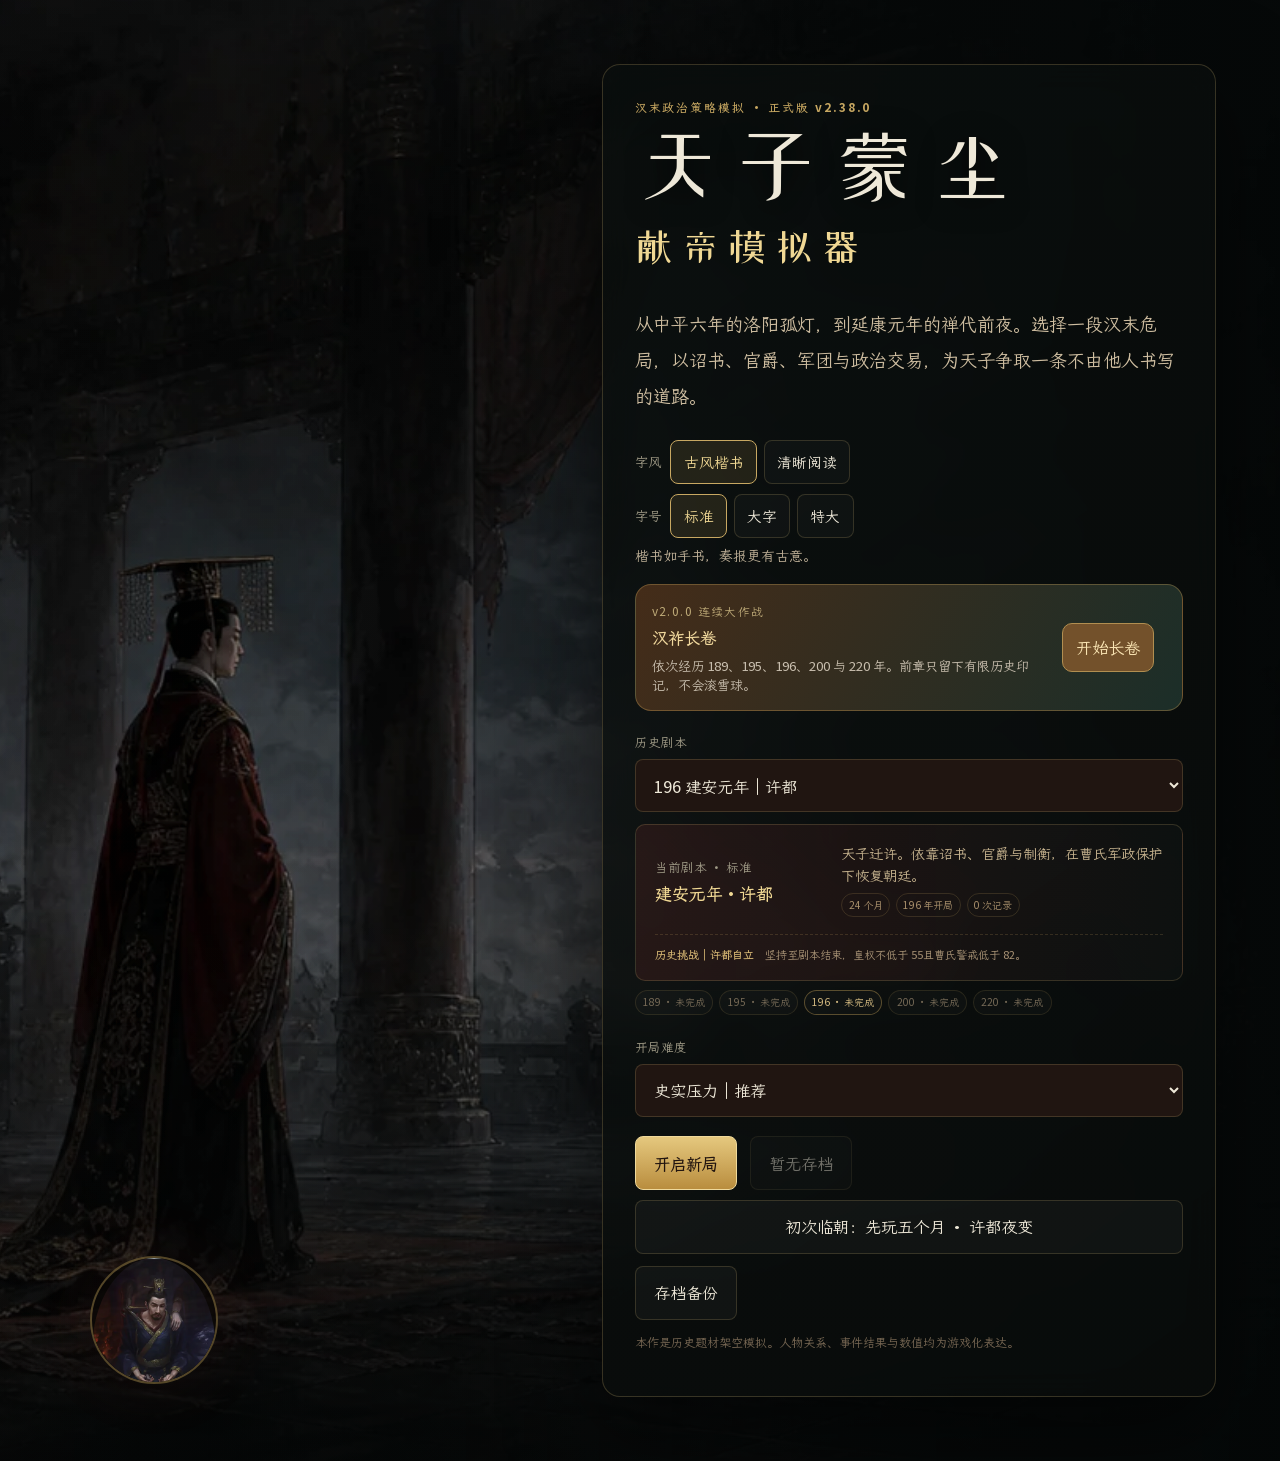
<file: index.html>
<!doctype html>
<html lang="zh-CN" data-font-mode="classic" data-reading-size="standard">
<head>
  <meta charset="utf-8">
  <meta name="viewport" content="width=device-width, initial-scale=1">
  <meta name="theme-color" content="#17110e">
  <meta name="description" content="一款以建安元年许都朝廷为舞台的汉末政治策略模拟游戏。">
  <meta property="og:type" content="website">
  <meta property="og:locale" content="zh_CN">
  <meta property="og:title" content="天子蒙尘：献帝模拟器">
  <meta property="og:description" content="汉末政治与军略模拟游戏，扮演汉献帝刘协，纯前端、浏览器本地运行。">
  <meta property="og:url" content="https://lv5accelerator-xy.github.io/xian-emperor-simulator/">
  <meta property="og:image" content="https://lv5accelerator-xy.github.io/xian-emperor-simulator/assets/images/illustrations/opening-palace.webp">
  <meta property="og:image:alt" content="暮色宫殿中，少年天子独立于阶前">
  <link rel="icon" type="image/svg+xml" href="assets/favicon.svg">
  <script src="src/storage-feedback.js?v=2.38.0"></script>
  <script src="src/typography.js?v=2.38.0"></script>
  <script src="src/reading-settings.js?v=2.38.0"></script>
  <title>天子蒙尘：献帝模拟器 v2.38.0</title>
  <!-- 题名字体只在网页服务器上预加载。双击 index.html 以 file:// 打开时，带 crossorigin 的字体预加载会被浏览器按跨域拦截并在控制台报错；字体本身仍由样式表正常加载。 -->
  <script>if (location.protocol !== "file:") { const link = document.createElement("link"); link.rel = "preload"; link.href = "assets/fonts/zcool-xiaowei-game-core.woff2?v=f32210facb"; link.as = "font"; link.type = "font/woff2"; link.crossOrigin = "anonymous"; document.head.appendChild(link); }</script>
  <link rel="stylesheet" href="styles.css?v=2.38.0">
  <link rel="stylesheet" href="src/world.css?v=1.5.1">
  <link rel="stylesheet" href="src/decree-world.css?v=1.5.1">
  <link rel="stylesheet" href="src/strategy-network.css?v=2.38.0">
  <link rel="stylesheet" href="src/decree-confirmation.css?v=2.38.0">
  <link rel="stylesheet" href="src/army-system.css?v=2.38.0">
  <link rel="stylesheet" href="src/court-politics.css?v=1.5.1">
  <link rel="stylesheet" href="src/scenario-system.css?v=1.5.1">
  <link rel="stylesheet" href="src/portraits.css?v=1.5.1">
  <link rel="stylesheet" href="src/audio.css?v=1.5.1">
  <link rel="stylesheet" href="src/imperial-progress.css?v=1.5.1">
  <link rel="stylesheet" href="src/grand-map.css?v=2.38.0">
  <link rel="stylesheet" href="src/campaign-evolution.css?v=1.5.1">
  <link rel="stylesheet" href="src/command-center.css?v=2.5.0-r2">
  <link rel="stylesheet" href="src/character-memory.css?v=1.7.0">
  <link rel="stylesheet" href="src/world-marks.css?v=1.8.0">
  <link rel="stylesheet" href="src/historian.css?v=1.9.0">
  <link rel="stylesheet" href="src/dynasty-saga.css?v=2.0.0">
  <link rel="stylesheet" href="src/monthly-flow.css?v=2.38.0">
  <link rel="stylesheet" href="src/consequence-echoes.css?v=2.2.0">
  <link rel="stylesheet" href="src/short-challenges.css?v=2.38.0">
  <link rel="stylesheet" href="src/weekly-challenge.css?v=2.4.0">
  <link rel="stylesheet" href="src/final-verdict.css?v=2.5.0">
  <link rel="stylesheet" href="src/ui.css?v=1.5.1">
  <link rel="stylesheet" href="src/font-faces.css?v=2.38.0">
  <link rel="stylesheet" href="src/visual-refresh.css?v=2.38.0">
  <link rel="stylesheet" href="src/ui-refresh-v280.css?v=2.38.0">
  <link rel="stylesheet" href="src/causal-court.css?v=2.9.0">
  <link rel="stylesheet" href="src/quarterly-agenda.css?v=2.10.0">
  <link rel="stylesheet" href="src/council-advice.css?v=2.11.0">
  <link rel="stylesheet" href="src/regional-echoes.css?v=2.12.0">
  <link rel="stylesheet" href="src/imperial-paths.css?v=2.13.0">
  <link rel="stylesheet" href="src/gameplay-polish.css?v=2.14.0">
  <link rel="stylesheet" href="src/action-feedback.css?v=2.15.0">
  <link rel="stylesheet" href="src/decree-helper.css?v=2.16.0">
  <link rel="stylesheet" href="src/monthly-safety.css?v=2.38.0">
  <link rel="stylesheet" href="src/typography.css?v=2.38.0">
  <link rel="stylesheet" href="src/monthly-report.css?v=2.38.0">
  <link rel="stylesheet" href="src/reading-settings.css?v=2.38.0">
  <link rel="stylesheet" href="src/scenario-220-story.css?v=2.38.0">
</head>
<body>
  <noscript><div class="noscript">本游戏需要启用 JavaScript。</div></noscript>

  <section id="start-screen" class="start-screen" aria-label="开始游戏">
    <figure class="start-visual">
      <img src="assets/images/illustrations/opening-palace.webp" alt="暮色宫殿中，少年天子独立于阶前" width="1672" height="941" fetchpriority="high">
      <span class="start-emblem" aria-hidden="true"><span>汉</span></span>
    </figure>
    <div class="start-copy">
      <p class="eyebrow">汉末政治策略模拟 · 正式版 v2.38.0</p>
      <h1>天子蒙尘</h1>
      <h2>献帝模拟器</h2>
      <p class="start-intro">从中平六年的洛阳孤灯，到延康元年的禅代前夜。选择一段汉末危局，以诏书、官爵、军团与政治交易，为天子争取一条不由他人书写的道路。</p>
      <div class="typography-settings">
        <div class="typography-controls" role="group" aria-label="文字风格">
          <span class="typography-label">字风</span>
          <button type="button" data-font-mode="classic" aria-pressed="true">古风楷书</button>
          <button type="button" data-font-mode="clear" aria-pressed="false">清晰阅读</button>
        </div>
        <div class="typography-controls reading-controls" role="group" aria-label="阅读字号">
          <span class="typography-label">字号</span>
          <button type="button" data-reading-size="standard" aria-pressed="true">标准</button>
          <button type="button" data-reading-size="large" aria-pressed="false">大字</button>
          <button type="button" data-reading-size="largest" aria-pressed="false">特大</button>
        </div>
        <p class="typography-hint" data-font-description>楷书如手书，奏报更有古意。</p>
      </div>
      <label class="difficulty-label" for="scenario-select">历史剧本</label>
      <select id="scenario-select" class="difficulty-select">
        <option value="zhongping_189">189 中平六年｜洛阳孤灯</option>
        <option value="xingping_195">195 兴平二年｜天子东归</option>
        <option value="jianan_196" selected>196 建安元年｜许都</option>
        <option value="jianan_200">200 建安五年｜官渡风云</option>
        <option value="yankang_220">220 延康元年｜禅代前夜</option>
      </select>
      <div id="scenario-preview" class="scenario-card"><div><span>当前剧本</span><strong>建安元年·许都</strong></div><p>24个月 · 天子迁许，在曹氏军政保护下恢复朝廷。</p></div>
      <div id="scenario-records" class="scenario-records" aria-live="polite"></div>
      <label class="difficulty-label" for="difficulty-select">开局难度</label>
      <select id="difficulty-select" class="difficulty-select">
        <option value="lenient">宽政｜资源较多，适合第一次游玩</option>
        <option value="standard" selected>史实压力｜推荐</option>
        <option value="crisis">危局｜国库与宫禁更加脆弱</option>
      </select>
      <div class="start-actions"><button id="new-game-btn" class="primary-button" type="button">开启新局</button><button id="continue-game-btn" class="secondary-button" type="button">暂无存档</button></div>
      <button id="start-short-challenge-btn" class="secondary-button" type="button">初次临朝：先玩五个月 · 许都夜变</button>
      <button id="start-backups-btn" class="secondary-button start-backups" type="button">存档备份</button>
      <p class="disclaimer">本作是历史题材架空模拟。人物关系、事件结果与数值均为游戏化表达。</p>
    </div>
  </section>

  <div id="game-shell" class="game-shell hidden">
    <header class="topbar">
      <div class="brand-lockup"><span class="mini-seal">汉</span><div><p id="scenario-name">建安元年·许都</p><h1>天子蒙尘：献帝模拟器</h1></div></div>
      <div class="turn-summary" aria-label="当前回合"><strong id="date-label">建安元年十月</strong><span id="turn-label">第 1 / 24 月</span><span id="ap-label" class="ap-badge">可行动 2</span></div>
      <nav class="utility-nav" aria-label="游戏工具"><button id="save-btn" type="button">保存</button><button id="load-btn" type="button">读取</button><button id="backups-btn" type="button">存档备份</button><button id="export-btn" type="button">导出</button><button id="import-btn" type="button">导入</button><button id="font-mode-btn" type="button" data-font-toggle aria-pressed="true">字体：古风</button><button id="reading-size-btn" type="button" data-reading-toggle>字号：标准</button><button id="help-btn" type="button">说明</button><button id="reset-btn" class="danger-link" type="button">重开</button></nav>
    </header>

    <input id="import-file" type="file" accept="application/json,.json" hidden>
    <div id="danger-banner" class="danger-banner hidden" role="alert"></div>

    <main class="game-main">
      <div class="mobile-reading-toolbar" role="group" aria-label="阅读设置"><button class="mobile-font-toggle" type="button" data-font-toggle aria-pressed="true">字体：古风</button><button type="button" data-reading-toggle>字号：标准</button></div>
      <section id="stats-grid" class="stats-grid" aria-label="国家状态"></section>
      <section id="short-challenge-status" class="short-status" aria-label="短局目标" aria-live="polite" hidden></section>
      <section id="quarterly-agenda-panel" class="quarterly-agenda-panel panel hidden" aria-label="三月朝局" aria-live="polite"></section>
      <section id="causal-court-panel" class="causal-court-panel panel hidden" aria-label="当前三件大事" aria-live="polite"></section>
      <div class="dashboard-grid">
        <aside class="left-column">
          <section class="panel faction-panel"><div class="panel-heading"><div><span class="section-kicker">天下结构</span><h2>六方势力</h2></div></div><div id="faction-list" class="faction-list"></div></section>
          <section class="panel people-panel"><div class="panel-heading"><div><span class="section-kicker">人物关系</span><h2>朝野关键人物</h2></div><small>点击查看立场</small></div><div id="character-list" class="character-list"></div></section>
        </aside>

        <section class="center-column">
          <article class="panel event-panel">
            <div class="event-ornament" aria-hidden="true"></div>
            <figure class="event-illustration">
              <img id="event-illustration-image" src="assets/images/illustrations/court-memorial.webp" alt="汉廷朝议中，大臣向天子呈递奏疏" width="1672" height="941">
              <figcaption id="event-illustration-caption">御前月报 · 朝议</figcaption>
            </figure>
            <div class="event-head"><span id="event-category" class="category-chip">朝政</span><span class="memorial-label">本月奏报</span></div>
            <section id="story220-status" class="story220-status" aria-label="延康主线进度" hidden></section>
            <h2 id="event-title">许都新廷</h2><p id="event-text" class="event-text"></p><div id="event-choices" class="event-choices"></div><div id="event-resolved" class="event-resolved hidden">此奏报已经裁决，可继续施行政令。</div>
          </article>
          <section class="panel reports-panel"><div class="panel-heading"><div><span class="section-kicker">执行反馈</span><h2>御前记录</h2></div><span class="live-mark">即时</span></div><div id="report-list" class="report-list"></div></section>
          <section class="panel chronicle-panel"><div class="panel-heading"><div><span class="section-kicker">本局史书</span><h2 id="chronicle-title">《建安实录·御前本》</h2></div><button id="chronicle-btn" class="text-button" type="button">展开全文</button></div><div id="chronicle-preview" class="chronicle-preview"></div></section>
        </section>

        <aside class="right-column">
          <section class="panel decree-panel">
            <div class="panel-heading"><div><span class="section-kicker">自由政令</span><h2>拟写圣旨</h2></div><button id="decree-helper-close" class="text-button" type="button">收起拟旨</button></div>
            <div class="decree-helper-fields">
              <label for="decree-target">对象<select id="decree-target"></select></label>
              <label for="decree-policy">政令<select id="decree-policy"></select></label>
              <label for="decree-goal">目标<select id="decree-goal"></select></label>
            </div>
            <button id="decree-generate" class="secondary-button" type="button">生成可编辑草稿</button>
            <p class="decree-helper-note">生成后可修改全文。目标写入诏文，效果以复核结果为准；草稿随本局保存。</p>
            <label class="sr-only" for="decree-input">输入圣旨</label>
            <textarea id="decree-input" maxlength="600" placeholder="例如：命荆州牧刘表自襄阳出兵，经宛城驰援许都；三月内奉表。"></textarea>
            <div id="decree-draft-preview" role="status" aria-live="polite"></div>
            <div class="decree-footer"><small>复核后还需确认用玺。确认前不扣行动或钱粮。</small><button id="issue-decree-btn" class="primary-button compact" type="button">复核并用玺</button></div>
          </section>
          <section class="panel action-panel"><div class="panel-heading"><div><span class="section-kicker">御前处分</span><h2>常用行动</h2></div><button id="decree-helper-open" class="text-button" type="button">拟写圣旨</button></div><div id="action-feedback" class="action-feedback" role="status" aria-live="polite" hidden></div><div id="action-grid" class="action-workspace"></div></section>
          <section class="panel assessment-panel"><div class="panel-heading"><div><span class="section-kicker">隐藏局势</span><h2>御前判断</h2></div></div><div id="court-assessment"></div></section>
          <button id="end-turn-btn" class="end-turn-button" type="button">结束本月</button>
        </aside>
      </div>
    </main>

    <footer class="game-footer"><span>v2.38.0 · 和而有信</span><span>Ctrl + S 手动保存</span></footer>
  </div>

  <div id="modal-backdrop" class="modal-backdrop hidden" role="presentation"><section class="modal" role="dialog" aria-modal="true" aria-labelledby="modal-title" tabindex="-1"><header><span class="modal-seal" aria-hidden="true">诏</span><h2 id="modal-title">御前处分</h2></header><div id="modal-body" class="modal-body"></div><footer><button id="modal-cancel" class="secondary-button" type="button">取消</button><button id="modal-confirm" class="primary-button" type="button">确定</button></footer></section></div>

  <section id="end-screen" class="end-screen hidden" aria-label="终局"><div class="ending-scroll"><figure class="ending-illustration"><img src="assets/images/illustrations/ending-river-mountains.webp" alt="汉宫空台远眺山河，案上留有冠服与印玺" width="1672" height="941" loading="lazy"></figure><div class="ending-copy"><p class="eyebrow">建安实录 · 本局终卷</p><h1 id="ending-title">风雨续祚</h1><p id="ending-text" class="ending-text"></p><div id="ending-stats" class="ending-stats"></div><section id="story220-afterword" class="story220-afterword" aria-label="延康史臣后记" hidden></section><section id="short-ending-review" class="short-ending-review" aria-label="短局复盘" hidden></section><div id="ending-chronicle" class="ending-chronicle"></div><div class="ending-actions"><button id="ending-export" class="secondary-button" type="button">导出本局实录</button><button id="ending-audit-btn" class="secondary-button" type="button">结算对账</button><button id="ending-backups-btn" class="secondary-button" type="button">存档备份</button><button id="ending-restart" class="primary-button" type="button">返回开局</button></div><div class="typography-controls ending-typography" role="group" aria-label="文字风格"><span class="typography-label">字风</span><button type="button" data-font-mode="classic" aria-pressed="true">古风楷书</button><button type="button" data-font-mode="clear" aria-pressed="false">清晰阅读</button></div>
        <div class="typography-controls reading-controls" role="group" aria-label="阅读字号">
          <span class="typography-label">字号</span>
          <button type="button" data-reading-size="standard" aria-pressed="true">标准</button>
          <button type="button" data-reading-size="large" aria-pressed="false">大字</button>
          <button type="button" data-reading-size="largest" aria-pressed="false">特大</button>
        </div>
      </div></div></section>

  <div id="toast-container" class="toast-container" aria-live="polite"></div>

  <script src="src/edict-rules.js?v=2.38.0"></script>
  <script src="src/data.js?v=2.38.0"></script>
  <script src="src/character-availability.js?v=2.38.0"></script>
  <script src="src/world-data.js?v=1.5.1"></script>
  <script src="src/strategy-network-data.js?v=2.38.0"></script>
  <script src="src/army-data.js?v=1.5.1"></script>
  <script src="src/campaign-evolution-data.js?v=1.5.1"></script>
  <script src="src/grand-map.js?v=2.38.0" data-geography-src="src/historical-geography-data.js?v=2.38.0"></script>
  <script src="src/portraits/liu_xie.js?v=1.5.1"></script>
  <script src="src/portraits/empress_fu.js?v=1.5.1"></script>
  <script src="src/portraits/dong_cheng.js?v=1.5.1"></script>
  <script src="src/portraits/yang_biao.js?v=1.5.1"></script>
  <script src="src/portraits/xun_yu.js?v=1.5.1"></script>
  <script src="src/portraits/cao_cao.js?v=1.5.1"></script>
  <script src="src/portraits/yuan_shao.js?v=1.5.1"></script>
  <script src="src/portraits/yuan_shu.js?v=1.5.1"></script>
  <script src="src/portraits/liu_biao.js?v=1.5.1"></script>
  <script src="src/portraits/sun_ce.js?v=1.5.1"></script>
  <script src="src/action-plans.js?v=2.38.0"></script>
  <script src="src/monthly-safety.js?v=2.38.0"></script>
  <script src="src/action-feedback.js?v=2.15.0"></script>
  <script src="src/scenario-220-story.js?v=2.38.0"></script>
  <script src="src/diplomatic-endings.js?v=2.38.0"></script>
  <script src="src/modal-focus.js?v=2.38.0"></script>
  <script src="src/game.js?v=2.38.0"></script>
  <script src="src/monthly-report.js?v=2.38.0"></script>
  <script src="src/world-system.js?v=2.38.0"></script>
  <script src="src/decree-world.js?v=2.38.0"></script>
  <script src="src/lord-intentions.js?v=2.38.0"></script>
  <script src="src/diplomatic-relations.js?v=2.38.0"></script>
  <script src="src/alliance-diplomacy.js?v=2.38.0"></script>
  <script src="src/strategy-network.js?v=2.38.0"></script>
  <script src="src/decree-confirmation.js?v=2.38.0"></script>
  <script src="src/decree-helper.js?v=2.38.0"></script>
  <script src="src/army-system.js?v=2.38.0"></script>
  <script src="src/court-politics.js?v=2.38.0"></script>
  <script src="src/portraits.js?v=1.5.1"></script>
  <script src="src/imperial-progress-data.js?v=1.5.1"></script>
  <script src="src/imperial-progress.js?v=2.38.0"></script>
  <script src="src/campaign-evolution.js?v=2.38.0"></script>
  <script src="src/command-center.js?v=2.38.0"></script>
  <script src="src/character-memory.js?v=2.38.0"></script>
  <script src="src/world-marks.js?v=2.38.0"></script>
  <script src="src/historian.js?v=2.38.0"></script>
  <script src="src/dynasty-saga.js?v=2.38.0"></script>
  <script src="src/monthly-flow.js?v=2.38.0"></script>
  <script src="src/consequence-echoes.js?v=2.38.0"></script>
  <script src="src/short-score.js?v=2.38.0"></script>
  <script src="src/short-review.js?v=2.38.0"></script>
  <script src="src/same-challenge.js?v=2.38.0"></script>
  <script src="src/short-challenges.js?v=2.38.0"></script>
  <script src="src/weekly-challenge.js?v=2.38.0"></script>
  <script src="src/final-verdict.js?v=2.38.0"></script>
  <script src="src/causal-court.js?v=2.38.0"></script>
  <script src="src/quarterly-agenda.js?v=2.38.0"></script>
  <script src="src/council-advice.js?v=2.38.0"></script>
  <script src="src/regional-echoes.js?v=2.38.0"></script>
  <script src="src/imperial-paths.js?v=2.38.0"></script>
  <script src="src/audio-data.js?v=1.5.1"></script>
  <script src="src/audio-tracks.js?v=1.5.1"></script>
  <script src="src/audio.js?v=2.38.0"></script>
  <script src="src/ui.js?v=2.6.1"></script>
  <script src="src/ui-refresh-v280.js?v=2.38.0"></script>
  <script src="src/gameplay-polish.js?v=2.38.0"></script>
  <script src="src/save-backups.js?v=2.38.0"></script>
</body>
</html>
</file>
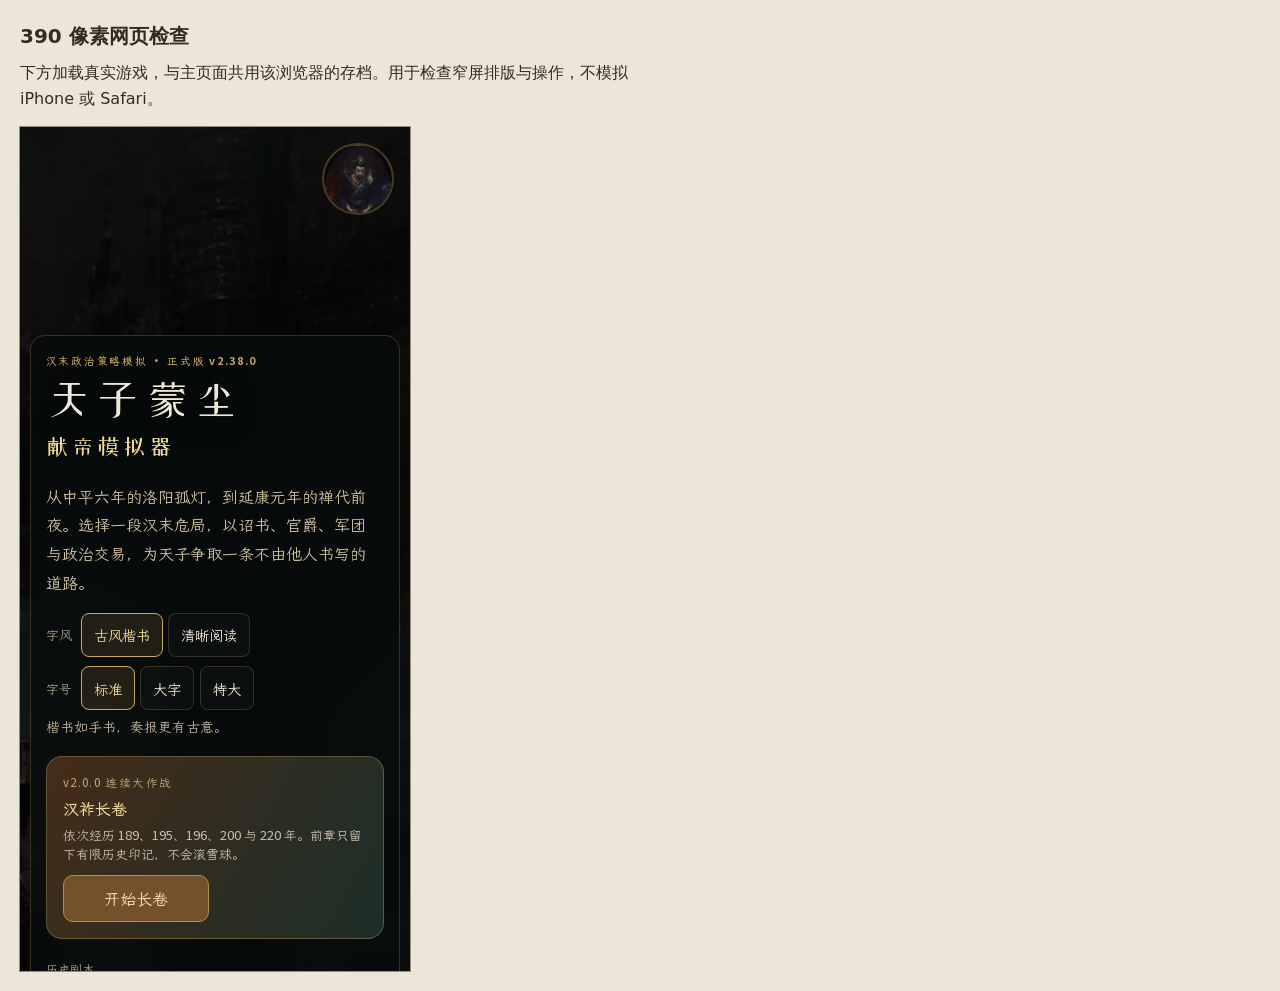
<file: tests/narrow-screen.html>
<!doctype html>
<html lang="zh-CN">
<head>
  <meta charset="utf-8">
  <meta name="viewport" content="width=device-width, initial-scale=1">
  <title>献帝模拟器 · 390 像素网页检查</title>
  <style>
    body { margin: 0; padding: 20px; background: #ece6da; color: #332c22; font: 16px/1.6 system-ui, sans-serif; }
    h1 { margin: 0; font-size: 20px; }
    p { max-width: 650px; margin: 8px 0 16px; }
    iframe { display: block; width: 390px; height: 844px; border: 0; outline: 1px solid #998a73; background: #f8f4eb; }
  </style>
</head>
<body>
  <h1>390 像素网页检查</h1>
  <p>下方加载真实游戏，与主页面共用该浏览器的存档。用于检查窄屏排版与操作，不模拟 iPhone 或 Safari。</p>
  <iframe title="献帝模拟器窄屏检查" src="../index.html?ui-smoke=2.23.0"></iframe>
</body>
</html>
</file>
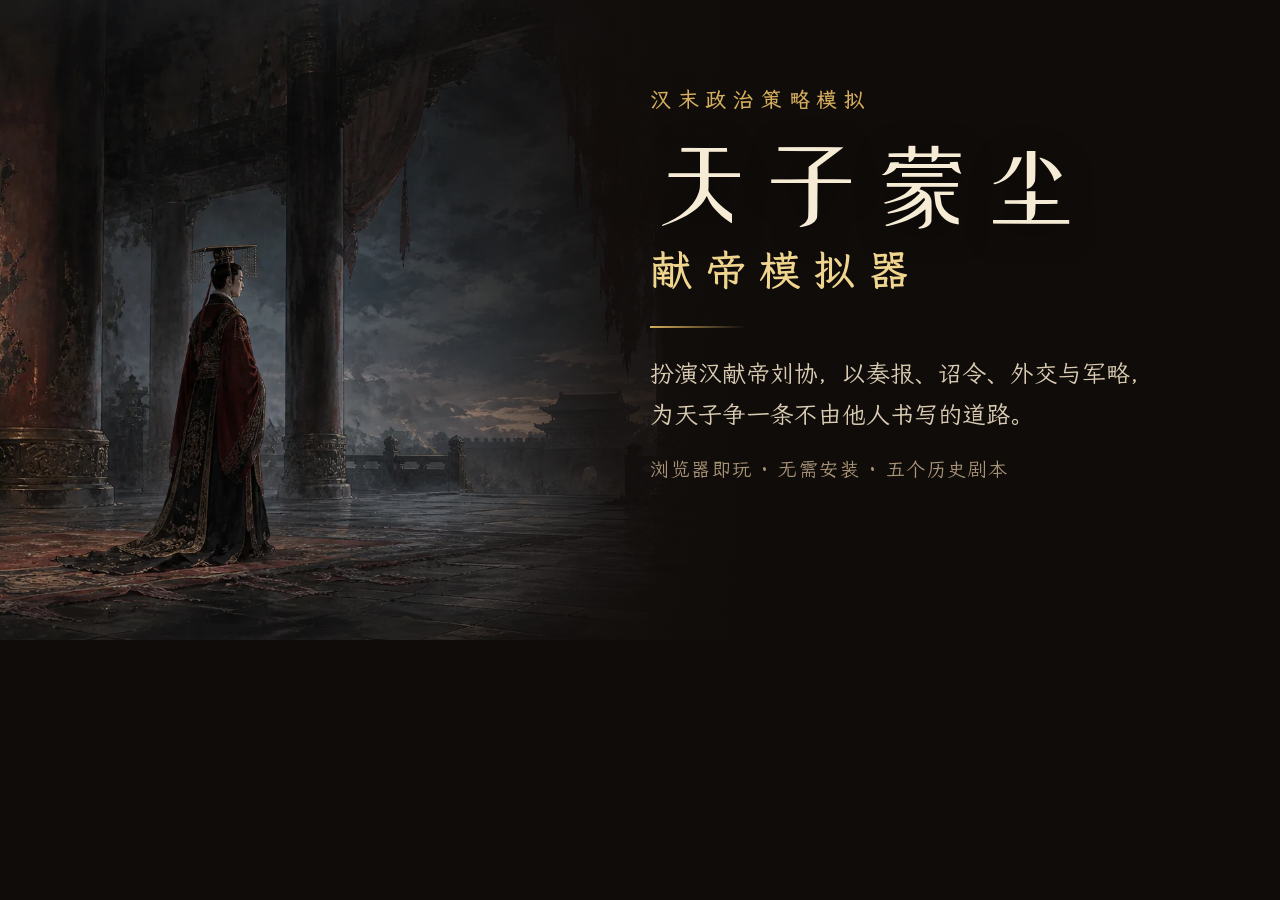
<file: docs/images/social-preview.html>
<!doctype html><meta charset="utf-8">
<!-- GitHub 仓库社交预览图的源文件。用浏览器以 1280×640 视口打开并截图，另存为同目录的 social-preview.png。 -->
<title>社交预览图</title><style>
@font-face{font-family:Disp;src:url(../../assets/fonts/zcool-xiaowei-game.woff2)}
@font-face{font-family:Kai;src:url(../../assets/fonts/wenkai-game-regular.woff2)}
@font-face{font-family:KaiB;src:url(../../assets/fonts/wenkai-game-medium.woff2)}
*{margin:0;box-sizing:border-box}
body{width:1280px;height:640px;background:#100c0a;overflow:hidden;position:relative;font-family:Kai,serif;color:#eee2cb}
.art{position:absolute;inset:0 auto 0 0;width:760px;background:url(../../assets/images/illustrations/opening-palace.webp) 30% 38%/cover no-repeat}
.art:after{content:"";position:absolute;inset:0;background:linear-gradient(90deg,rgba(16,12,10,0) 45%,rgba(16,12,10,.85) 80%,#100c0a 100%)}
.panel{position:absolute;left:610px;top:0;right:0;bottom:0;padding:88px 56px 0 40px;display:flex;flex-direction:column}
.kicker{font-family:KaiB;font-size:21px;letter-spacing:.32em;color:#d4ad5d}
h1{font-family:Disp;font-weight:400;font-size:100px;letter-spacing:.08em;line-height:1.1;margin:18px 0 6px;white-space:nowrap;color:#f6ecd6;text-shadow:0 6px 30px rgba(0,0,0,.6)}
h2{font-family:KaiB;font-size:42px;letter-spacing:.3em;white-space:nowrap;color:#f0d58f;font-weight:500}
.line{width:96px;height:2px;background:linear-gradient(90deg,#d4ad5d,transparent);margin:30px 0 26px}
p{font-size:24px;line-height:1.7;color:#d9ccb2}
.foot{margin-top:22px;font-size:19px;letter-spacing:.08em;color:#a99578}
.seal{position:absolute;right:72px;bottom:46px;width:74px;height:74px;border:3px double #a8352f;border-radius:8px;color:#c4473f;font-family:KaiB;font-size:27px;line-height:31px;display:grid;place-items:center;text-align:center;transform:rotate(-4deg);background:rgba(143,48,45,.08)}
</style>
<div class="art"></div>
<div class="panel">
 <div class="kicker">汉末政治策略模拟</div>
 <h1>天子蒙尘</h1>
 <h2>献帝模拟器</h2>
 <div class="line"></div>
 <p>扮演汉献帝刘协，以奏报、诏令、外交与军略，<br>为天子争一条不由他人书写的道路。</p>
 <div class="foot">浏览器即玩 · 无需安装 · 五个历史剧本</div>
</div>
</file>
<file: styles.css>
:root{--bg:#100c0a;--panel:#211713;--panel2:#2b1e18;--text:#eee2cb;--muted:#a99578;--gold:#d4ad5d;--gold2:#f0d58f;--red:#8f302d;--green:#718d65;--border:rgba(222,185,105,.25);--shadow:0 18px 48px rgba(0,0,0,.38);--serif:"Noto Serif SC","Songti SC","SimSun",serif;--sans:"Noto Sans SC","Microsoft YaHei",sans-serif}*{box-sizing:border-box}html{color-scheme:dark;scroll-behavior:smooth}body{margin:0;min-width:320px;min-height:100vh;font-family:var(--sans);line-height:1.65;color:var(--text);background:radial-gradient(circle at 15% 0,rgba(143,48,45,.22),transparent 32%),radial-gradient(circle at 90% 10%,rgba(212,173,93,.1),transparent 26%),linear-gradient(180deg,#0e0a08,#18100d 55%,#0b0908)}body:before{content:"";position:fixed;inset:0;z-index:-1;pointer-events:none;opacity:.07;background-image:linear-gradient(90deg,transparent 49%,#fff 50%,transparent 51%),linear-gradient(0deg,transparent 49%,#fff 50%,transparent 51%);background-size:64px 64px}button,select,textarea,input{font:inherit}button{color:inherit}.hidden{display:none!important}.sr-only{position:absolute;width:1px;height:1px;overflow:hidden;clip:rect(0,0,0,0);white-space:nowrap}.noscript{padding:1rem;text-align:center;background:#792724;color:#fff}.start-screen{min-height:100vh;display:grid;grid-template-columns:minmax(260px,.75fr) minmax(420px,1.25fr);align-items:center;gap:clamp(2rem,6vw,7rem);padding:clamp(2rem,7vw,7rem);overflow:hidden;position:relative}.start-emblem{aspect-ratio:1;width:min(31vw,420px);justify-self:end;display:grid;place-items:center;border-radius:50%;border:1px solid rgba(225,190,110,.4);background:radial-gradient(circle,rgba(212,173,93,.12),transparent 58%);box-shadow:inset 0 0 90px #000,0 0 100px rgba(143,48,45,.2)}.start-emblem span{width:48%;aspect-ratio:1;display:grid;place-items:center;border:3px double var(--gold);border-radius:10px;background:rgba(115,36,32,.52);font:600 clamp(4.5rem,11vw,9rem)/1 var(--serif);color:var(--gold2);transform:rotate(-4deg)}.start-copy{max-width:760px;position:relative;z-index:2}.eyebrow,.section-kicker{margin:0;color:var(--gold);font-size:.72rem;letter-spacing:.18em}.start-copy h1,.start-copy h2{margin:0;font-family:var(--serif);letter-spacing:.12em}.start-copy h1{margin-top:.45rem;font-size:clamp(3rem,7vw,6.8rem);line-height:1}.start-copy h2{margin-top:.5rem;color:var(--gold2);font-size:clamp(1.5rem,3vw,2.8rem)}.start-intro{max-width:680px;margin:1.6rem 0;color:#cfbea1;font:clamp(1rem,1.5vw,1.2rem)/1.95 var(--serif)}.scenario-card{display:grid;grid-template-columns:minmax(170px,.4fr) 1fr;gap:1rem;align-items:center;padding:1rem 1.15rem;border:1px solid var(--border);border-radius:10px;background:linear-gradient(90deg,rgba(143,48,45,.18),rgba(255,255,255,.02))}.scenario-card span,.difficulty-label,.panel-heading small{color:var(--muted);font-size:.76rem}.scenario-card strong{display:block;color:var(--gold2);font-family:var(--serif);font-size:1.15rem}.scenario-card p{margin:0;color:#c5b28e;font-size:.87rem}.difficulty-label{display:block;margin:1.3rem 0 .4rem}.difficulty-select,.modal-select{width:100%;padding:.75rem .85rem;border:1px solid var(--border);border-radius:8px;background:#201511;color:var(--text)}.start-actions,.ending-actions{display:flex;flex-wrap:wrap;gap:.8rem;margin-top:1.2rem}.primary-button,.secondary-button{padding:.75rem 1.1rem;border-radius:8px;border:1px solid transparent;cursor:pointer}.primary-button{background:linear-gradient(#e5c87e,#b98d3e);color:#21140f;font-weight:700;border-color:#efd99b}.secondary-button{background:rgba(255,255,255,.035);border-color:var(--border);color:var(--text)}button:hover:not(:disabled){filter:brightness(1.08);transform:translateY(-1px)}button:disabled,textarea:disabled{opacity:.45;cursor:not-allowed}.compact{padding:.58rem .85rem}.disclaimer{color:#776753;font-size:.74rem}.topbar{position:sticky;top:0;z-index:40;display:grid;grid-template-columns:1fr auto 1fr;align-items:center;gap:1rem;padding:.8rem clamp(1rem,2.5vw,2.6rem);border-bottom:1px solid var(--border);background:rgba(15,11,9,.92);backdrop-filter:blur(14px)}.brand-lockup{display:flex;gap:.75rem;align-items:center}.mini-seal,.modal-seal,.action-seal,.stat-seal{display:grid;place-items:center;border:1px solid rgba(233,199,116,.65);background:#762b28;color:var(--gold2);font-family:var(--serif);border-radius:6px}.mini-seal,.modal-seal{width:40px;height:40px}.brand-lockup p,.brand-lockup h1{margin:0}.brand-lockup p{color:var(--gold);font-size:.7rem}.brand-lockup h1{font:600 clamp(1rem,1.4vw,1.3rem)/1.3 var(--serif)}.turn-summary{display:grid;grid-template-columns:repeat(3,auto);gap:.7rem;align-items:center;color:#c7b592;font-size:.8rem}.turn-summary strong{font-family:var(--serif);color:var(--text)}.ap-badge,.category-chip,.memorial-label,.live-mark,.local-ai-badge{padding:.25rem .5rem;border:1px solid var(--border);border-radius:999px;font-size:.67rem}.ap-badge{color:var(--gold2)}.utility-nav{justify-self:end;display:flex;flex-wrap:wrap;justify-content:flex-end;gap:.2rem}.utility-nav button,.text-button{border:0;background:transparent;color:#bba98b;padding:.4rem .45rem;cursor:pointer;border-radius:5px;font-size:.76rem}.utility-nav button:hover,.text-button:hover{background:rgba(255,255,255,.05);color:var(--gold2)}.danger-link:hover{color:#f08d82!important}.danger-banner{padding:.65rem 1rem;text-align:center;background:#792724;color:#ffe2ce;font-weight:700}.game-main{width:min(1900px,100%);margin:auto;padding:1rem clamp(.8rem,1.7vw,1.8rem) 2rem}.stats-grid{display:grid;grid-template-columns:repeat(6,minmax(0,1fr));gap:.7rem;margin-bottom:.85rem}.stat-card{padding:.72rem;border:1px solid var(--border);border-radius:10px;background:linear-gradient(155deg,rgba(48,33,26,.95),rgba(23,16,13,.96));box-shadow:0 8px 24px rgba(0,0,0,.18)}.stat-heading{display:grid;grid-template-columns:auto 1fr auto;gap:.5rem;align-items:center;color:#c5b18e;font-size:.76rem}.stat-heading strong{color:var(--text);font-size:1.05rem}.stat-seal{width:25px;height:25px}.stat-track{height:5px;margin:.55rem 0 .35rem;border-radius:99px;overflow:hidden;background:rgba(255,255,255,.09)}.stat-track span{display:block;height:100%;background:var(--gold)}.stat-card.good .stat-track span,.stat-card.excellent .stat-track span{background:#7f9d70}.stat-card.warning .stat-track span{background:#c68542}.stat-card.critical .stat-track span{background:#c74b43}.stat-card small{color:#7e6e59;font-size:.65rem}.dashboard-grid{display:grid;grid-template-columns:minmax(230px,.72fr) minmax(420px,1.42fr) minmax(290px,.94fr);gap:.85rem;align-items:start}.left-column,.center-column,.right-column{display:grid;gap:.85rem}.panel{border:1px solid var(--border);border-radius:14px;background:linear-gradient(155deg,rgba(47,32,25,.94),rgba(22,15,12,.97));box-shadow:var(--shadow);overflow:hidden}.panel-heading{display:flex;justify-content:space-between;align-items:end;gap:1rem;padding:.9rem 1rem .75rem;border-bottom:1px solid rgba(222,185,105,.13)}.panel-heading h2{margin:.12rem 0 0;font:600 1.03rem/1.3 var(--serif)}.faction-list,.character-list{padding:.45rem}.faction-row,.character-card{width:100%;border:0;background:transparent;color:inherit;text-align:left;cursor:pointer;border-radius:8px}.faction-row{display:grid;grid-template-columns:auto 1fr;gap:.65rem;padding:.65rem}.faction-row:hover,.character-card:hover{background:rgba(255,255,255,.04)}.faction-dot{width:9px;height:9px;border-radius:50%;margin-top:.45rem;background:var(--gold)}.faction-copy strong,.faction-copy small,.character-copy strong,.character-copy small{display:block}.faction-copy small,.character-copy small{color:#85755f;font-size:.66rem}.character-card{display:grid;grid-template-columns:auto 1fr auto;gap:.65rem;align-items:center;padding:.58rem}.portrait-mark,.detail-portrait{display:grid;place-items:center;border-radius:50%;border:1px solid var(--border);background:#3a2820;color:var(--gold2);font-family:var(--serif)}.portrait-mark{width:36px;height:36px}.relation-number{color:var(--gold);font-size:.75rem}.relation-line{height:4px;margin-top:.25rem;border-radius:99px;background:rgba(255,255,255,.08);overflow:hidden}.relation-line span{display:block;height:100%;background:var(--gold)}.event-panel{padding:1.1rem;position:relative}.event-head{display:flex;justify-content:space-between;gap:.5rem}.category-chip{color:var(--gold2)}.memorial-label{color:#a99779}.event-panel h2{margin:.8rem 0 .4rem;font:600 clamp(1.4rem,2.3vw,2rem)/1.3 var(--serif)}.event-text{color:#c8b797;font-family:var(--serif);line-height:1.9}.event-choices{display:grid;gap:.55rem;margin-top:1rem}.choice-button{display:grid;grid-template-columns:auto 1fr;gap:.75rem;text-align:left;padding:.75rem;border:1px solid var(--border);border-radius:8px;background:rgba(255,255,255,.025);cursor:pointer}.choice-button:hover{border-color:rgba(222,185,105,.55);background:rgba(212,173,93,.07)}.choice-number{width:26px;height:26px;display:grid;place-items:center;border-radius:50%;background:#762b28;color:var(--gold2)}.event-resolved{margin-top:1rem;padding:.65rem;border:1px solid rgba(113,141,101,.35);border-radius:8px;color:#adbea3;background:rgba(113,141,101,.08)}.report-list{padding:.6rem 1rem;max-height:360px;overflow:auto}.report-item{padding:.62rem 0;border-bottom:1px dashed rgba(222,185,105,.13);color:#ae9c80;font-size:.75rem}.chronicle-preview{padding:.65rem 1rem}.chronicle-entry{display:grid;grid-template-columns:90px 1fr;gap:.7rem;padding:.5rem 0;border-bottom:1px dashed rgba(222,185,105,.12)}.chronicle-entry time{color:var(--gold);font-size:.67rem}.chronicle-entry p{margin:0;color:#9d8b71;font: .73rem/1.65 var(--serif)}.decree-panel textarea{width:calc(100% - 2rem);min-height:145px;margin:.9rem 1rem .6rem;padding:.78rem;resize:vertical;border:1px solid var(--border);border-radius:9px;background:#17100d;color:var(--text);font-family:var(--serif);line-height:1.9}.decree-footer{display:flex;justify-content:space-between;align-items:end;gap:.7rem;padding:0 1rem 1rem}.decree-footer small{color:#7e6f5b;font-size:.63rem}.action-grid{display:grid;grid-template-columns:1fr 1fr;gap:.5rem;padding:.7rem}.action-button{display:grid;grid-template-columns:auto 1fr;gap:.55rem;min-height:86px;padding:.62rem;border:1px solid var(--border);border-radius:8px;background:rgba(255,255,255,.025);text-align:left;cursor:pointer}.action-button:hover{background:rgba(212,173,93,.06)}.action-seal{width:28px;height:28px}.action-button strong,.action-button small{display:block}.action-button strong{font-size:.73rem}.action-button small{color:#756754;font-size:.58rem;line-height:1.45}.assessment-grid{display:grid;grid-template-columns:1fr 1fr;gap:.45rem;padding:.8rem}.assessment-grid>div{display:flex;justify-content:space-between;padding:.45rem .55rem;border-radius:6px;background:rgba(255,255,255,.025)}.assessment-grid span{color:#81715c;font-size:.64rem}.assessment-grid strong{font-size:.68rem}.strategic-guidance{margin:0;padding:0 .95rem .95rem;color:#a19075;font:.7rem/1.65 var(--serif)}.end-turn-button{width:100%;padding:.95rem;border:1px solid rgba(232,194,106,.5);border-radius:10px;background:linear-gradient(90deg,#6d2422,#943832);color:#f0d39a;font:1rem var(--serif);letter-spacing:.12em;cursor:pointer}.game-footer{display:flex;justify-content:space-between;padding:1rem 2rem;color:#655847;border-top:1px solid var(--border);font-size:.67rem}.modal-backdrop{position:fixed;inset:0;z-index:100;display:grid;place-items:center;padding:1rem;background:rgba(3,2,2,.82);backdrop-filter:blur(8px)}.modal{width:min(620px,100%);max-height:88vh;display:flex;flex-direction:column;border:1px solid rgba(233,195,105,.42);border-radius:14px;background:linear-gradient(145deg,#35251d,#18110e);box-shadow:0 30px 100px rgba(0,0,0,.65);overflow:hidden}.wide .modal{width:min(900px,100%)}.modal>header{display:flex;align-items:center;gap:.7rem;padding:1rem;border-bottom:1px solid var(--border)}.modal>header h2{margin:0;font-family:var(--serif)}.modal-body{padding:1rem;overflow:auto;color:#c9b99b}.modal>footer{display:flex;justify-content:flex-end;gap:.65rem;padding:.85rem 1rem;border-top:1px solid var(--border)}.modal-note,.danger-note{padding:.7rem .8rem;border-radius:8px;background:rgba(255,255,255,.035)}.danger-note{background:rgba(143,48,45,.13);color:#dfaea4}.field-label{display:block;margin:.8rem 0 .35rem;color:#b09a78;font-size:.72rem}.radio-row{display:flex;flex-wrap:wrap;gap:1rem}.option-cards{display:grid;gap:.5rem}.option-cards label{display:grid;grid-template-columns:auto 1fr;gap:.65rem;align-items:center;padding:.7rem;border:1px solid var(--border);border-radius:8px;cursor:pointer}.character-detail{display:grid;grid-template-columns:auto 1fr;gap:1rem}.detail-portrait{width:76px;height:76px;font-size:1.35rem}.modal blockquote{margin:1rem 0 0;padding:.8rem 1rem;border-left:3px solid var(--gold);background:rgba(255,255,255,.03);font-family:var(--serif)}.compact-list{display:flex;flex-wrap:wrap;gap:.4rem}.compact-list span{padding:.3rem .5rem;border-radius:999px;background:rgba(255,255,255,.045);font-size:.68rem}.full-chronicle article{display:grid;grid-template-columns:34px 1fr;gap:.7rem;padding:.6rem 0;border-bottom:1px dashed var(--border)}.end-screen{position:fixed;inset:0;z-index:110;display:grid;place-items:center;overflow:auto;padding:2rem 1rem;background:rgba(9,6,5,.98)}.ending-scroll{width:min(820px,100%);padding:clamp(1.4rem,4vw,3rem);border:1px solid rgba(232,195,105,.4);border-radius:12px;background:linear-gradient(180deg,#302219,#1b1410);box-shadow:0 35px 100px #000}.ending-scroll h1{margin:.5rem 0;color:var(--gold2);font:600 clamp(2.2rem,5vw,4rem)/1.2 var(--serif)}.ending-text{font-family:var(--serif);line-height:2;color:#d0bea0}.ending-stats{display:grid;grid-template-columns:repeat(3,1fr);gap:.5rem;margin:1.2rem 0}.ending-stats>div{display:flex;justify-content:space-between;padding:.5rem .65rem;border:1px solid var(--border);border-radius:7px}.ending-chronicle{max-height:240px;overflow:auto;border-block:1px solid var(--border)}.toast-container{position:fixed;right:1rem;bottom:1rem;z-index:200;display:grid;gap:.5rem;width:min(360px,calc(100vw - 2rem));pointer-events:none}.toast{opacity:0;transform:translateY(10px);padding:.75rem .9rem;border:1px solid var(--border);border-radius:8px;background:#211711;box-shadow:var(--shadow);transition:.18s}.toast.show{opacity:1;transform:none}.toast.success{border-color:rgba(113,141,101,.6)}.toast.warning{border-color:rgba(205,139,67,.6)}.toast.error{border-color:rgba(199,75,67,.65)}@media(max-width:1380px){.topbar{grid-template-columns:1fr auto}.utility-nav{grid-column:1/-1;justify-self:stretch;justify-content:center}.dashboard-grid{grid-template-columns:minmax(220px,.7fr) minmax(420px,1.35fr) minmax(270px,.9fr)}}@media(max-width:1120px){.stats-grid{grid-template-columns:repeat(3,1fr)}.dashboard-grid{grid-template-columns:250px 1fr}.right-column{grid-column:1/-1;grid-template-columns:1.1fr 1fr .85fr}}@media(max-width:820px){.start-screen{grid-template-columns:1fr;padding:2rem 1rem}.start-emblem{position:absolute;right:-70px;bottom:-45px;width:290px;opacity:.45}.topbar{position:static;grid-template-columns:1fr}.turn-summary,.utility-nav{justify-self:stretch;justify-content:flex-start}.dashboard-grid{grid-template-columns:1fr}.left-column{grid-template-columns:1fr 1fr}.right-column{grid-template-columns:1fr}.left-column,.right-column{grid-column:auto}}@media(max-width:580px){.stats-grid{grid-template-columns:repeat(2,1fr)}.left-column{grid-template-columns:1fr}.turn-summary{grid-template-columns:1fr 1fr}.ap-badge{grid-column:1/-1;width:max-content}.action-grid{grid-template-columns:1fr}.chronicle-entry{grid-template-columns:1fr}.ending-stats{grid-template-columns:1fr 1fr}.game-footer{flex-direction:column}}
/* v2.32 文字对比度（WCAG 普通文字 4.5:1）：按实际渲染背景测量后调亮 */
.stat-card small{color:#afa18e}
.game-footer{color:#8c7a62}
</file>
<file: src/world.css>
/* 天子蒙尘 v0.2.0：天下舆图、人物四维、时间线与史料库 */
.world-overlay-open{overflow:hidden}.world-brief{margin:0 0 .85rem;padding:0;overflow:hidden}.world-brief-head,.world-section-head{display:flex;align-items:flex-end;justify-content:space-between;gap:1rem;padding:.75rem 1rem;border-bottom:1px solid rgba(222,185,105,.14)}.world-brief-head h2,.world-section-head h3{margin:.1rem 0 0;font:600 1rem/1.3 var(--serif)}.world-brief-actions{display:flex;align-items:center;gap:.6rem}.world-status-chip,.archetype-chip{display:inline-flex;padding:.24rem .55rem;border:1px solid rgba(222,185,105,.28);border-radius:999px;color:var(--gold2);background:rgba(212,173,93,.06);font-size:.68rem}.world-brief-list{display:grid;grid-template-columns:repeat(4,minmax(0,1fr));gap:.45rem;padding:.55rem}.world-brief-item{display:grid;grid-template-columns:28px auto 1fr;gap:.45rem;align-items:start;min-height:70px;padding:.55rem;border:1px solid rgba(222,185,105,.12);border-radius:8px;background:rgba(255,255,255,.018);color:inherit;text-align:left;cursor:pointer}.world-brief-item:hover{background:rgba(212,173,93,.06);border-color:rgba(222,185,105,.3)}.world-brief-item>span{display:grid;place-items:center;width:28px;height:28px;border-radius:6px;background:#672623;color:var(--gold2);font-family:var(--serif)}.world-brief-item.military>span{background:#6d3529}.world-brief-item.diplomacy>span{background:#315f64}.world-brief-item.threat>span{background:#752e3a}.world-brief-item.administration>span{background:#4b5e3e}.world-brief-item strong{padding-top:.2rem;color:var(--gold);font-size:.66rem;white-space:nowrap}.world-brief-item p{grid-column:2/4;margin:0;color:#aa987b;font-size:.68rem;line-height:1.55}.event-source-button{margin-left:auto;padding:.23rem .52rem;border:1px solid rgba(222,185,105,.32);border-radius:999px;background:rgba(212,173,93,.06);color:var(--gold2);font-size:.66rem;cursor:pointer}.event-head{align-items:center;flex-wrap:wrap}.four-metric-mini{display:flex!important;flex-wrap:wrap;gap:.22rem;margin-top:.28rem}.four-metric-mini i{font-style:normal;padding:.06rem .25rem;border-radius:4px;background:rgba(255,255,255,.035);color:#9b896d;font-size:.53rem}.character-four-dim-panel{margin-top:1rem;padding-top:1rem;border-top:1px solid rgba(222,185,105,.18)}.four-dim-title{display:flex;align-items:flex-end;justify-content:space-between;gap:1rem;margin-bottom:.75rem}.four-dim-title h4{margin:.12rem 0 0;font-family:var(--serif)}.four-dim-grid,.world-character-metrics{display:grid;grid-template-columns:1fr 1fr;gap:.55rem}.four-dim-metric{padding:.6rem;border:1px solid rgba(222,185,105,.13);border-radius:8px;background:rgba(255,255,255,.022)}.four-dim-metric>div:first-child{display:grid;grid-template-columns:25px 1fr auto;gap:.45rem;align-items:center}.four-dim-metric>div:first-child>span{display:grid;place-items:center;width:25px;height:25px;border-radius:5px;background:#71302b;color:var(--gold2);font-family:var(--serif)}.four-dim-metric.fear>div:first-child>span{background:#5c3f48}.four-dim-metric.ambition>div:first-child>span{background:#5c5138}.four-dim-metric.interest>div:first-child>span{background:#3f5b4d}.four-dim-metric b{color:var(--gold2)}.four-dim-track{height:5px;margin:.48rem 0 .28rem;border-radius:999px;background:rgba(255,255,255,.08);overflow:hidden}.four-dim-track i{display:block;height:100%;background:linear-gradient(90deg,#8c3a33,#d4ad5d)}.four-dim-metric.fear .four-dim-track i{background:linear-gradient(90deg,#5a4552,#b17284)}.four-dim-metric.ambition .four-dim-track i{background:linear-gradient(90deg,#675b38,#d5bd62)}.four-dim-metric.interest .four-dim-track i{background:linear-gradient(90deg,#3d5b4c,#79a37f)}.four-dim-metric small{color:#7f705b;font-size:.62rem}.political-assessment{margin:.75rem 0 0;padding:.65rem .75rem;border-radius:8px;background:rgba(212,173,93,.05);color:#bfae91;font:.75rem/1.75 var(--serif)}.character-source-row{display:flex;justify-content:space-between;align-items:center;gap:.75rem;margin-top:.65rem;color:#756752;font-size:.64rem}.character-source-row button,.source-open-button,.region-source-card button,.source-context button{padding:.42rem .62rem;border:1px solid rgba(222,185,105,.25);border-radius:6px;background:rgba(255,255,255,.025);color:var(--gold2);cursor:pointer}.xian-world-overlay{position:fixed;inset:0;z-index:180;display:grid;place-items:center;padding:clamp(.4rem,2vw,1.5rem);background:rgba(4,3,3,.88);backdrop-filter:blur(9px)}.xian-world-window{width:min(1500px,100%);height:min(92vh,980px);display:grid;grid-template-rows:auto auto minmax(0,1fr);border:1px solid rgba(229,190,100,.38);border-radius:16px;overflow:hidden;background:linear-gradient(155deg,#2b1d17,#100c0a 70%);box-shadow:0 35px 120px rgba(0,0,0,.7)}.xian-world-header{display:flex;align-items:center;justify-content:space-between;gap:1rem;padding:1rem 1.2rem;border-bottom:1px solid rgba(222,185,105,.17);background:linear-gradient(90deg,rgba(128,44,39,.2),transparent)}.xian-world-header h2{margin:.12rem 0 0;font:600 clamp(1.25rem,2.2vw,2rem)/1.25 var(--serif)}.xian-world-header p{margin:.2rem 0 0;color:#8d7b61;font-size:.7rem}.xian-world-close{width:42px;height:42px;border:1px solid rgba(222,185,105,.22);border-radius:50%;background:rgba(255,255,255,.025);color:#d9c49a;font-size:1.7rem;cursor:pointer}.xian-world-tabs{display:flex;gap:.25rem;padding:.55rem .75rem;border-bottom:1px solid rgba(222,185,105,.14);background:#15100d;overflow-x:auto}.xian-world-tabs button{padding:.55rem .85rem;border:1px solid transparent;border-radius:7px;background:transparent;color:#9d8c70;white-space:nowrap;cursor:pointer}.xian-world-tabs button.active{border-color:rgba(222,185,105,.28);background:rgba(212,173,93,.08);color:var(--gold2)}.xian-world-content{padding:1rem;overflow:auto}.world-summary-grid{display:grid;grid-template-columns:repeat(4,minmax(0,1fr));gap:.65rem;margin-bottom:.8rem}.world-summary-grid article{padding:.75rem;border:1px solid rgba(222,185,105,.16);border-radius:10px;background:rgba(255,255,255,.022)}.world-summary-grid span,.world-summary-grid small{display:block;color:#7e6e58;font-size:.64rem}.world-summary-grid strong{display:block;margin:.2rem 0;color:var(--gold2);font:600 1.05rem var(--serif)}.world-main-grid{display:grid;grid-template-columns:minmax(600px,1.35fr) minmax(330px,.65fr);gap:.8rem}.schematic-map-card,.world-dynamics-card,.lords-card,.region-detail-card,.region-log-card,.region-source-card{border:1px solid rgba(222,185,105,.16);border-radius:12px;background:rgba(255,255,255,.018);overflow:hidden}.schematic-map{display:grid;grid-template-columns:repeat(7,minmax(70px,1fr));grid-template-rows:repeat(6,minmax(76px,auto));gap:.35rem;padding:.8rem;background:radial-gradient(circle at 50% 50%,rgba(212,173,93,.06),transparent 65%)}.map-region{position:relative;display:flex;flex-direction:column;align-items:flex-start;justify-content:center;min-height:76px;padding:.45rem .5rem;border:1px solid var(--controller);border-radius:8px;background:linear-gradient(145deg,var(--controller),#17100d 78%);color:var(--controller-text);text-align:left;cursor:pointer;overflow:hidden}.map-region:hover,.map-region.selected{transform:translateY(-2px);filter:brightness(1.12);box-shadow:0 8px 24px rgba(0,0,0,.4)}.map-region .region-short{position:absolute;right:.35rem;top:.2rem;color:rgba(255,255,255,.18);font:600 1.7rem var(--serif)}.map-region strong{position:relative;font:600 .82rem var(--serif)}.map-region small,.map-region i{position:relative;color:inherit;opacity:.75;font-size:.58rem}.map-region i{margin-top:.2rem;font-style:normal}.map-region.liangzhou{grid-column:1/3;grid-row:2}.map-region.guanzhong{grid-column:2/4;grid-row:3}.map-region.bingzhou{grid-column:3/4;grid-row:2}.map-region.youzhou{grid-column:5/7;grid-row:1}.map-region.jizhou{grid-column:4/6;grid-row:2}.map-region.qingzhou{grid-column:6/8;grid-row:3}.map-region.sili{grid-column:4/6;grid-row:3}.map-region.xuzhou{grid-column:6/8;grid-row:4}.map-region.huainan{grid-column:5/7;grid-row:4}.map-region.hanzhong{grid-column:2/4;grid-row:4}.map-region.jingzhou{grid-column:3/5;grid-row:5}.map-region.yizhou{grid-column:1/3;grid-row:5/7}.map-region.jiangdong{grid-column:5/8;grid-row:5}.map-region.jiaozhou{grid-column:3/6;grid-row:6}.map-disclaimer{margin:0;padding:.55rem .8rem;border-top:1px solid rgba(222,185,105,.11);color:#6f614e;font-size:.6rem}.world-log-list{max-height:620px;overflow:auto;padding:.55rem}.world-log-entry{display:grid;grid-template-columns:32px 1fr;gap:.55rem;padding:.58rem;border-bottom:1px dashed rgba(222,185,105,.13)}.world-log-icon{display:grid;place-items:center;width:30px;height:30px;border-radius:6px;background:#682824;color:var(--gold2);font-family:var(--serif)}.world-log-entry.military .world-log-icon{background:#75402c}.world-log-entry.diplomacy .world-log-icon{background:#315d62}.world-log-entry.threat .world-log-icon{background:#7a3040}.world-log-entry.administration .world-log-icon{background:#475c3d}.world-log-entry>div>div{display:flex;justify-content:space-between;gap:.6rem}.world-log-entry strong{font-size:.72rem}.world-log-entry time,.world-log-entry small{color:#766752;font-size:.58rem}.world-log-entry p{margin:.18rem 0;color:#aa987b;font-size:.67rem;line-height:1.55}.lords-card{margin-top:.8rem}.lord-grid{display:grid;grid-template-columns:repeat(4,minmax(0,1fr));gap:.55rem;padding:.65rem}.lord-card{padding:.65rem;border:1px solid rgba(222,185,105,.13);border-radius:9px;background:rgba(255,255,255,.018)}.lord-card-head{display:flex;align-items:start;justify-content:space-between;gap:.5rem}.lord-card-head strong,.lord-card-head small{display:block}.lord-card-head strong{font-family:var(--serif)}.lord-card-head small{color:#786a55;font-size:.58rem}.lord-card-head>b{color:var(--gold2)}.compact-gauge{display:grid;grid-template-columns:58px 1fr 24px;gap:.38rem;align-items:center;margin-top:.45rem}.compact-gauge span,.compact-gauge em{color:#7f705b;font-size:.57rem;font-style:normal}.compact-gauge i{height:4px;border-radius:999px;background:rgba(255,255,255,.08);overflow:hidden}.compact-gauge i b{display:block;height:100%;background:var(--gold)}.lord-card p{margin:.5rem 0 0;color:#8f7e65;font-size:.61rem;line-height:1.5}.people-intro,.timeline-legend,.source-context{margin-bottom:.75rem;padding:.72rem .85rem;border:1px solid rgba(222,185,105,.15);border-radius:9px;background:rgba(212,173,93,.04);color:#a79578;font-size:.72rem}.people-intro p,.timeline-legend p,.source-context p{margin:.1rem 0}.political-character-grid{display:grid;grid-template-columns:repeat(3,minmax(0,1fr));gap:.65rem}.political-character-card{padding:.75rem;border:1px solid rgba(222,185,105,.15);border-radius:10px;background:rgba(255,255,255,.018);color:inherit;text-align:left;cursor:pointer}.political-character-card:hover{background:rgba(212,173,93,.06)}.political-character-head{display:grid;grid-template-columns:38px 1fr auto;gap:.55rem;align-items:center}.political-character-head>span{display:grid;place-items:center;width:38px;height:38px;border:1px solid rgba(222,185,105,.32);border-radius:50%;background:#462d24;color:var(--gold2);font-family:var(--serif)}.political-character-head strong,.political-character-head small{display:block}.political-character-head small{color:#7a6b56;font-size:.6rem}.political-character-head>b{padding:.18rem .38rem;border-radius:999px;background:rgba(212,173,93,.08);color:var(--gold2);font-size:.56rem}.political-mini-bars{display:grid;gap:.28rem;margin-top:.65rem}.political-mini-bars>div{display:grid;grid-template-columns:18px 1fr 24px;gap:.35rem;align-items:center}.political-mini-bars span,.political-mini-bars em{color:#8c7b62;font-size:.56rem;font-style:normal}.political-mini-bars i{height:4px;border-radius:999px;background:rgba(255,255,255,.08);overflow:hidden}.political-mini-bars i b{display:block;height:100%;background:linear-gradient(90deg,#8c3a33,#d4ad5d)}.political-character-card>p{margin:.6rem 0 0;color:#8e7d65;font-size:.63rem;line-height:1.55}.timeline-legend{display:flex;align-items:center;flex-wrap:wrap;gap:.8rem}.timeline-legend span{display:flex;align-items:center;gap:.35rem}.timeline-legend i{width:9px;height:9px;border-radius:50%}.historical-dot{background:var(--gold)}.player-dot{background:#8e413d}.timeline-legend p{margin-left:auto}.dual-timeline{display:grid;grid-template-columns:1fr 1fr;gap:.8rem}.dual-timeline>section{border:1px solid rgba(222,185,105,.15);border-radius:11px;background:rgba(255,255,255,.015);overflow:hidden}.historical-timeline,.player-timeline{padding:.7rem}.historical-timeline-item{display:grid;grid-template-columns:72px 1fr auto;gap:.65rem;padding:.65rem 0;border-bottom:1px dashed rgba(222,185,105,.13);opacity:.55}.historical-timeline-item.past{opacity:1}.historical-timeline-item.current{padding:.65rem;border:1px solid rgba(222,185,105,.27);border-radius:8px;background:rgba(212,173,93,.06)}.historical-timeline-item time{color:var(--gold);font-size:.64rem}.historical-timeline-item h4{margin:0;font:600 .78rem var(--serif)}.historical-timeline-item p{margin:.18rem 0;color:#a08e72;font-size:.65rem}.historical-timeline-item small{color:#70614d;font-size:.57rem}.historical-timeline-item button{align-self:start;padding:.25rem .4rem;border:1px solid rgba(222,185,105,.2);border-radius:5px;background:transparent;color:var(--gold2);font-size:.57rem;cursor:pointer}.player-timeline article{display:grid;grid-template-columns:28px 1fr;gap:.55rem;padding:.55rem 0;border-bottom:1px dashed rgba(222,185,105,.13)}.player-timeline article>span{display:grid;place-items:center;width:25px;height:25px;border-radius:50%;background:#6d2a27;color:var(--gold2);font-size:.56rem}.player-timeline time{color:var(--gold);font-size:.6rem}.player-timeline p{margin:.12rem 0;color:#9c8a70;font-size:.65rem}.source-context{display:flex;align-items:center;gap:.7rem}.source-context p{flex:1}.source-grid{display:grid;grid-template-columns:repeat(3,minmax(0,1fr));gap:.65rem}.source-card{display:flex;flex-direction:column;min-height:210px;padding:.78rem;border:1px solid rgba(222,185,105,.16);border-radius:10px;background:rgba(255,255,255,.018)}.source-card span{display:inline-block;padding:.15rem .35rem;border-radius:999px;background:rgba(212,173,93,.08);color:var(--gold2);font-size:.55rem}.source-card h3{margin:.42rem 0 0;font:600 .98rem var(--serif)}.source-card h4{margin:.1rem 0;color:#ad9a7c;font-size:.7rem;font-weight:400}.source-card p{flex:1;color:#8c7b63;font-size:.66rem;line-height:1.6}.source-card footer{display:flex;align-items:center;justify-content:space-between;gap:.5rem}.source-card footer small{color:#6f604c}.source-card a{color:var(--gold2);font-size:.64rem}.world-back-button{margin-bottom:.7rem;padding:.45rem .65rem;border:1px solid rgba(222,185,105,.2);border-radius:6px;background:transparent;color:var(--gold2);cursor:pointer}.region-detail-card{padding:1rem}.region-detail-card>header,.world-character-detail>header{display:flex;align-items:center;gap:.75rem}.region-detail-card>header>span,.world-character-detail>header>span{display:grid;place-items:center;width:58px;height:58px;border:1px solid var(--controller,var(--gold));border-radius:12px;background:#452c23;color:#fff;font:600 1.6rem var(--serif)}.region-detail-card header p,.region-detail-card header h3,.region-detail-card header small,.world-character-detail header p,.world-character-detail header h3,.world-character-detail header small{margin:0;display:block}.region-detail-card header p,.world-character-detail header p{color:var(--gold);font-size:.62rem}.region-detail-card header h3,.world-character-detail header h3{font:600 1.35rem var(--serif)}.region-detail-card header small,.world-character-detail header small{color:#7f705a}.region-summary{color:#ab997d;font:.78rem/1.8 var(--serif)}.region-metrics{display:grid;grid-template-columns:repeat(3,1fr);gap:.55rem}.region-metrics>div{padding:.6rem;border:1px solid rgba(222,185,105,.13);border-radius:8px}.region-metrics span,.region-metrics strong{display:block}.region-metrics span{color:#7d6e58;font-size:.62rem}.region-metrics strong{color:var(--gold2)}.region-metrics i{display:block;height:5px;margin-top:.4rem;border-radius:99px;background:rgba(255,255,255,.08);overflow:hidden}.region-metrics i b{display:block;height:100%;background:var(--controller,var(--gold))}.region-last-change{margin-top:.7rem;padding:.65rem;border-radius:8px;background:rgba(255,255,255,.025)}.region-last-change p{margin:.2rem 0;color:#94836a;font-size:.7rem}.region-log-card{margin-top:.7rem;padding-bottom:.5rem}.region-source-card{margin-top:.7rem;padding:.7rem;text-align:right}.world-character-detail{padding:1rem;border:1px solid rgba(222,185,105,.16);border-radius:11px;background:rgba(255,255,255,.018)}.world-character-metrics{margin-top:.8rem}.world-character-detail article{margin-top:.7rem;padding:.7rem;border-radius:8px;background:rgba(255,255,255,.022)}.world-character-detail article h4,.world-character-detail article p{margin:0}.world-character-detail article h4{color:var(--gold2);font-family:var(--serif)}.world-character-detail article p{margin-top:.25rem;color:#9f8d72;font-size:.72rem;line-height:1.65}.source-open-button{margin-top:.75rem}@media(max-width:1180px){.world-brief-list{grid-template-columns:repeat(2,minmax(0,1fr))}.world-main-grid{grid-template-columns:1fr}.lord-grid{grid-template-columns:repeat(2,minmax(0,1fr))}.political-character-grid,.source-grid{grid-template-columns:repeat(2,minmax(0,1fr))}.dual-timeline{grid-template-columns:1fr}.schematic-map{grid-template-columns:repeat(7,minmax(60px,1fr))}}@media(max-width:760px){.world-brief-list{grid-template-columns:1fr}.world-summary-grid{grid-template-columns:1fr 1fr}.schematic-map{grid-template-columns:repeat(4,minmax(68px,1fr));grid-template-rows:auto}.map-region{grid-column:auto!important;grid-row:auto!important;min-height:70px}.lord-grid,.political-character-grid,.source-grid{grid-template-columns:1fr}.four-dim-grid,.world-character-metrics,.region-metrics{grid-template-columns:1fr}.xian-world-window{height:96vh}.xian-world-content{padding:.65rem}.source-context{display:block}.timeline-legend p{width:100%;margin-left:0}}@media(max-width:480px){.world-summary-grid{grid-template-columns:1fr}.schematic-map{grid-template-columns:repeat(2,minmax(0,1fr))}.world-brief-head,.world-section-head{align-items:flex-start}.world-brief-actions{flex-direction:column;align-items:flex-end}.political-character-head{grid-template-columns:34px 1fr}.political-character-head>b{grid-column:2}.xian-world-header{padding:.75rem}.xian-world-tabs{padding:.4rem}.xian-world-tabs button{padding:.45rem .55rem}.historical-timeline-item{grid-template-columns:62px 1fr}.historical-timeline-item button{grid-column:2;justify-self:start}}
</file>
<file: src/decree-world.css>
/* 天子蒙尘 v0.3.0：定向诏令天下反馈 */
.decree-world-impact{
  margin-top:.8rem;
  padding:.72rem .85rem;
  border:1px solid rgba(205,157,78,.28);
  border-radius:10px;
  background:linear-gradient(135deg,rgba(116,63,38,.16),rgba(30,25,22,.42));
  box-shadow:inset 0 1px 0 rgba(255,236,190,.035);
}
.decree-world-impact.hidden{display:none}
.decree-world-impact-head{
  display:flex;
  align-items:baseline;
  gap:.65rem;
  margin-bottom:.35rem;
}
.decree-world-impact-head>span{
  flex:0 0 auto;
  padding:.16rem .38rem;
  border:1px solid rgba(218,173,89,.24);
  border-radius:999px;
  color:#cda75f;
  font-size:.62rem;
  letter-spacing:.12em;
}
.decree-world-impact-head>strong{
  min-width:0;
  color:#e2cda8;
  font-size:.78rem;
  overflow:hidden;
  text-overflow:ellipsis;
  white-space:nowrap;
}
.decree-world-impact p{
  margin:0;
  color:#a99983;
  font-size:.72rem;
  line-height:1.65;
}
.decree-impact-toast{max-width:min(580px,calc(100vw - 2rem))}
@media(max-width:760px){
  .decree-world-impact-head{align-items:flex-start;flex-direction:column;gap:.35rem}
  .decree-world-impact-head>strong{white-space:normal}
}
</file>
<file: src/strategy-network.css>
/* 天子蒙尘：献帝模拟器 v0.4.0 军略网络 */
.strategy-brief-content .lord-intent-brief,.strategy-brief-content .alliance-brief{grid-column:1/-1;text-align:left}
.lord-command-chain{margin-bottom:1.4rem}
.council-ledger{border:1px solid rgba(190,148,72,.35);border-radius:10px;padding:.7rem;margin:.8rem 0;overflow-wrap:anywhere}
.council-ledger>summary{cursor:pointer;min-height:44px;display:flex;align-items:center}
.council-ledger article{padding:.75rem 0;border-bottom:1px solid rgba(190,148,72,.2)}
.council-ledger h4{margin:1rem 0 .5rem}.council-ledger small{line-height:1.6}
.lord-command-chain p,.lord-command-card small{line-height:1.65;overflow-wrap:anywhere}
.lord-command-card{border:1px solid rgba(190,148,72,.4);border-radius:10px;padding:1rem;margin:.75rem 0;background:#1e2420;color:#e6d9bd}
.game-shell.focus-view .strategy-network-brief:has(.lord-intent-brief,.alliance-brief){display:block!important}
.game-shell.focus-view .strategy-network-brief .strategy-brief-head,.game-shell.focus-view .strategy-network-brief [data-brief-tab]:not(.lord-intent-brief):not(.alliance-brief){display:none}
.game-shell.focus-view .strategy-network-brief .strategy-brief-content{grid-template-columns:1fr}
body.strategy-network-open #modal-backdrop{z-index:1400}
body.strategy-network-open #toast-container{z-index:1450}
.lord-command-card>div:first-child{display:flex;gap:.75rem;justify-content:space-between;flex-wrap:wrap}
.lord-command-card h4{margin:.65rem 0}
.lord-command-actions{display:flex;flex-wrap:wrap;gap:.6rem;margin:.75rem 0}
.lord-command-actions button{min-height:44px;padding:.55rem .8rem;white-space:normal}
.lord-command-card summary{min-height:44px;display:flex;align-items:center;cursor:pointer}
.lord-breach-consent{display:flex;gap:.65rem;align-items:flex-start;line-height:1.7;padding:.75rem 0}
.lord-breach-consent input{min-width:22px;min-height:22px}
@media(max-width:600px){.lord-command-card{padding:.8rem}.lord-command-actions button{flex:1 1 100%}.lord-command-chain .strategy-section-head{align-items:flex-start;flex-direction:column;gap:.35rem}}
.strategy-network-brief{margin-top:1rem;padding:1rem 1.1rem}
.strategy-brief-head,.strategy-section-head{display:flex;align-items:center;justify-content:space-between;gap:1rem;margin-bottom:.85rem}
.strategy-brief-head h2,.strategy-section-head h3{margin:.1rem 0 0}
.strategy-brief-content{display:grid;grid-template-columns:repeat(3,minmax(0,1fr));gap:.7rem}
.strategy-brief-content button{display:grid;gap:.18rem;text-align:left;padding:.75rem .85rem;border:1px solid rgba(222,185,105,.15);border-radius:10px;background:rgba(255,255,255,.018);color:inherit}
.strategy-brief-content button:hover{border-color:rgba(222,185,105,.42);transform:translateY(-1px)}
.strategy-brief-content span{font-size:.67rem;color:#8f7e65;letter-spacing:.08em}
.strategy-brief-content strong{font-size:.9rem;color:#e5cf9c}
.strategy-brief-content small{color:#8f8373}

body.strategy-network-open{overflow:hidden}
.strategy-network-overlay{position:fixed;inset:0;z-index:1300;background:rgba(8,6,5,.82);backdrop-filter:blur(7px);display:flex;align-items:center;justify-content:center;padding:2rem}
.strategy-network-overlay.hidden{display:none}
.strategy-network-window{width:min(1180px,96vw);height:min(860px,92vh);display:grid;grid-template-rows:auto auto minmax(0,1fr);border:1px solid rgba(224,183,92,.3);border-radius:16px;background:linear-gradient(180deg,#1e1712,#120e0b);box-shadow:0 28px 90px rgba(0,0,0,.52);overflow:hidden}
.strategy-network-window>header{display:flex;align-items:flex-start;justify-content:space-between;padding:1.1rem 1.3rem;border-bottom:1px solid rgba(222,185,105,.12);background:rgba(255,255,255,.018)}
.strategy-network-window>header h2{margin:.12rem 0 .22rem;color:#ead7a5}
.strategy-network-window>header p{margin:0;color:#8f8373;font-size:.75rem}
#strategy-network-close{font-size:1.45rem;line-height:1;width:2.2rem;height:2.2rem;border-radius:50%}
.strategy-network-tabs{display:flex;gap:.35rem;padding:.65rem 1.1rem;border-bottom:1px solid rgba(222,185,105,.1);overflow:auto}
.strategy-network-tabs button{white-space:nowrap}
.strategy-network-tabs button.active{color:#f1d993;border-color:rgba(222,185,105,.4);background:rgba(222,185,105,.08)}
#strategy-network-content{overflow:auto;padding:1.1rem 1.2rem 1.6rem}
.strategy-summary{display:grid;grid-template-columns:repeat(4,minmax(0,1fr));gap:.7rem;margin-bottom:1rem}
.strategy-summary article{padding:.8rem .9rem;border:1px solid rgba(222,185,105,.14);border-radius:10px;background:rgba(255,255,255,.018)}
.strategy-summary span{display:block;color:#8f7e65;font-size:.65rem;letter-spacing:.08em}
.strategy-summary strong{display:block;margin:.25rem 0;color:#ead7a5;font-size:1rem}
.strategy-summary small{color:#7f7467}

.city-network-grid{display:grid;grid-template-columns:repeat(4,minmax(0,1fr));gap:.72rem}
.city-node-card,.route-card,.promise-card,.lord-strategy-card{border:1px solid rgba(222,185,105,.14);border-radius:11px;background:rgba(255,255,255,.018);padding:.8rem}
.city-node-card.danger,.route-card.danger{border-color:rgba(197,79,65,.55);box-shadow:inset 0 0 0 1px rgba(197,79,65,.1)}
.city-node-card.blocked,.route-card.blocked{border-color:rgba(145,114,69,.55)}
.city-node-card>div:first-child{display:grid;gap:.12rem;margin-bottom:.55rem}
.city-node-card>div:first-child span{font-size:.58rem;text-transform:uppercase;color:#766b5e}
.city-node-card>div:first-child strong{font-size:1rem;color:#ead7a5}
.city-node-card>div:first-child small{color:#8a7d6d}
.city-node-card p,.route-card p,.lord-strategy-card p{margin:.55rem 0 0;color:#8d8274;font-size:.68rem;line-height:1.45}
.strategy-metric{display:grid;grid-template-columns:2.4rem minmax(0,1fr) 2rem;align-items:center;gap:.35rem;margin:.31rem 0;font-size:.65rem}
.strategy-metric span{color:#8f8373}
.strategy-metric i{height:5px;border-radius:999px;background:rgba(255,255,255,.07);overflow:hidden}
.strategy-metric i b{display:block;height:100%;border-radius:inherit;background:linear-gradient(90deg,#765e37,#d7ad62)}
.strategy-metric.inverse i b{background:linear-gradient(90deg,#6f513d,#b55c4c)}
.strategy-metric em{font-style:normal;text-align:right;color:#c6b38b}

.route-network-list{display:grid;grid-template-columns:repeat(2,minmax(0,1fr));gap:.72rem}
.route-card-head,.promise-card-head,.lord-strategy-card>div:first-child{display:flex;align-items:flex-start;justify-content:space-between;gap:.7rem}
.route-card-head strong,.promise-card-head strong,.lord-strategy-card strong{color:#e4ce99}
.route-card-head small{display:block;margin-top:.15rem;color:#827666}
.route-card-head b{font-size:.65rem;color:#c4a567;border:1px solid rgba(222,185,105,.18);border-radius:999px;padding:.22rem .45rem;white-space:nowrap}
.route-endpoints{display:grid;grid-template-columns:1fr auto 1fr;align-items:center;gap:.35rem;margin:.62rem 0;padding:.42rem .55rem;border-radius:8px;background:rgba(255,255,255,.025);font-size:.69rem}
.route-endpoints span:last-child{text-align:right}
.route-endpoints i{font-style:normal;color:#9f8759}

.promise-list{display:grid;grid-template-columns:repeat(2,minmax(0,1fr));gap:.72rem}
.promise-card.active{border-color:rgba(190,151,75,.36)}
.promise-card.fulfilled{border-color:rgba(88,142,101,.42)}
.promise-card.broken{border-color:rgba(183,75,67,.5)}
.promise-card-head span{display:block;font-size:.61rem;color:#887a68}
.promise-card-head b{font-size:.62rem;border-radius:999px;padding:.22rem .45rem;background:rgba(255,255,255,.04);color:#b8a47c}
.promise-card.fulfilled .promise-card-head b{color:#91c398}
.promise-card.broken .promise-card-head b{color:#d4867d}
.promise-card p{margin:.55rem 0;color:#b7a98f;font-size:.73rem;line-height:1.5}
.promise-progress{display:grid;grid-template-columns:minmax(0,1fr) 2.4rem;gap:.45rem;align-items:center}
.promise-progress i{height:6px;border-radius:999px;background:rgba(255,255,255,.07);overflow:hidden}
.promise-progress i b{display:block;height:100%;background:linear-gradient(90deg,#7e6336,#d7ad62)}
.promise-progress em{font-style:normal;font-size:.65rem;text-align:right;color:#c8b68f}
.promise-card>small{display:block;margin-top:.45rem;color:#7e7367}

.lord-strategy-grid{display:grid;grid-template-columns:repeat(3,minmax(0,1fr));gap:.72rem}
.lord-strategy-card>div:first-child b{font-size:.62rem;color:#c4a567}
.lord-strategy-card h4{margin:.5rem 0 .6rem;font-size:.78rem;line-height:1.45;color:#bfae8d;font-weight:600}
.strategy-log{margin-top:1rem;padding-top:.9rem;border-top:1px solid rgba(222,185,105,.11)}
.strategy-log>article{display:grid;grid-template-columns:2rem 1fr;gap:.65rem;padding:.55rem 0;border-bottom:1px solid rgba(255,255,255,.04)}
.strategy-log>article>span{display:grid;place-items:center;width:1.75rem;height:1.75rem;border-radius:50%;background:rgba(222,185,105,.08);color:#d1ab64;font-size:.72rem}
.strategy-log strong{font-size:.65rem;color:#8f806b}
.strategy-log p{margin:.15rem 0 0;color:#b7aa91;font-size:.72rem}

@media(max-width:980px){
  .city-network-grid{grid-template-columns:repeat(3,minmax(0,1fr))}
  .lord-strategy-grid{grid-template-columns:repeat(2,minmax(0,1fr))}
  .strategy-summary{grid-template-columns:repeat(2,minmax(0,1fr))}
}
@media(max-width:760px){
  .strategy-network-overlay{padding:.5rem}
  .strategy-network-window{width:100%;height:96vh;border-radius:12px}
  .strategy-network-window>header{padding:.9rem}
  #strategy-network-content{padding:.85rem}
  .strategy-brief-content,.city-network-grid,.route-network-list,.promise-list,.lord-strategy-grid{grid-template-columns:1fr}
  .strategy-summary{grid-template-columns:1fr 1fr}
}
@media(max-width:460px){.strategy-summary{grid-template-columns:1fr}.strategy-network-tabs{padding:.55rem .7rem}}

.alliance-desk{margin-bottom:1.5rem;min-width:0;overflow-wrap:anywhere}.alliance-desk>p,.alliance-desk small{line-height:1.7}.alliance-consequences{padding:.8rem;border:1px solid #786441;border-radius:10px}.alliance-consequences summary{cursor:pointer;min-height:44px}.alliance-brief{min-width:0;overflow-wrap:anywhere}.coalition-card p{margin:.6rem 0}

.diplomatic-outcome{grid-column:1/-1;margin:1rem 0;padding:1rem;border:1px solid #b99a64;border-radius:8px;background:#f6efdf;color:#493d2b;overflow-wrap:anywhere}.diplomatic-outcome h3{margin:0 0 .6rem}.diplomatic-outcome p{line-height:1.65}.diplomatic-outcome details{font-size:.85rem}.diplomatic-outcome summary{cursor:pointer}

.relations-desk{margin:1rem 0;padding:1rem;border:1px solid #937a51;border-radius:10px;overflow-wrap:anywhere}.relations-desk p{line-height:1.65}.relations-selectors{display:grid;grid-template-columns:1fr 1fr;gap:.75rem}.relations-selectors label{display:grid;gap:.4rem;min-width:0}.relations-selectors select{width:100%;min-width:0;font:inherit;padding:.55rem;background:#f5eedf;color:#382b1e}.relations-current{font-weight:bold}.relations-desk summary{cursor:pointer}@media(max-width:600px){.relations-selectors{grid-template-columns:1fr}.relations-desk .lord-command-actions{display:grid;grid-template-columns:1fr}}

/* v2.32 文字对比度 */
.strategy-brief-content span,.strategy-summary span{color:#97866c}
</file>
<file: src/decree-confirmation.css>
/* v0.4.1 诏令解析确认 */
body.decree-confirmation-open{overflow:hidden}
.decree-confirmation-overlay{position:fixed;inset:0;z-index:1450;display:flex;align-items:center;justify-content:center;padding:1.5rem;background:rgba(7,5,4,.84);backdrop-filter:blur(7px)}
.decree-confirmation-overlay.hidden{display:none}
.decree-confirmation-window{width:min(880px,96vw);max-height:92vh;display:grid;grid-template-rows:auto minmax(0,1fr) auto;overflow:hidden;border:1px solid rgba(222,185,105,.34);border-radius:15px;background:linear-gradient(180deg,#201813,#120e0b);box-shadow:0 30px 90px rgba(0,0,0,.55)}
.decree-confirmation-window>header{display:flex;align-items:flex-start;justify-content:space-between;gap:1rem;padding:1.05rem 1.2rem;border-bottom:1px solid rgba(222,185,105,.12)}
.decree-confirmation-window>header h2{margin:.12rem 0;color:#ead7a5}
.decree-confirmation-window>header p{margin:.25rem 0 0;color:#8f8373;font-size:.72rem}
#decree-confirmation-close{width:2.2rem;height:2.2rem;border-radius:50%;font-size:1.35rem;line-height:1}
#decree-confirmation-content{overflow:auto;padding:1rem 1.2rem 1.2rem}
#decree-confirmation-content blockquote{margin:0 0 1rem;padding:.85rem 1rem;border-left:3px solid #a17a3e;border-radius:0 9px 9px 0;background:rgba(222,185,105,.055);color:#d8c7a4;line-height:1.65}
.decree-confirmation-grid{display:grid;grid-template-columns:repeat(2,minmax(0,1fr));gap:.65rem}
.decree-confirmation-grid article{padding:.72rem .8rem;border:1px solid rgba(222,185,105,.13);border-radius:9px;background:rgba(255,255,255,.018)}
.decree-confirmation-grid span{display:block;margin-bottom:.25rem;color:#857867;font-size:.64rem;letter-spacing:.08em}
.decree-confirmation-grid strong{display:block;color:#d8c49a;font-size:.78rem;line-height:1.45}
.decree-confirmation-grid article.clear{border-color:rgba(99,151,103,.34)}
.decree-confirmation-grid article.uncertain{border-color:rgba(184,139,62,.38)}
.decree-confirmation-grid article.danger{border-color:rgba(188,77,67,.52)}
.decree-confirmation-promises,.decree-confirmation-warnings{margin-top:.85rem;padding:.85rem .95rem;border:1px solid rgba(222,185,105,.12);border-radius:10px;background:rgba(255,255,255,.016)}
.decree-confirmation-promises>div{display:flex;align-items:end;justify-content:space-between;gap:1rem}
.decree-confirmation-promises h3{margin:0;color:#dcc58f;font-size:.9rem}
.decree-confirmation-promises ul{display:grid;grid-template-columns:repeat(2,minmax(0,1fr));gap:.4rem;margin:.65rem 0 0;padding:0;list-style:none}
.decree-confirmation-promises li{padding:.4rem .55rem;border-radius:7px;background:rgba(222,185,105,.055);color:#c4b18a;font-size:.7rem}
.decree-confirmation-promises p{margin:.55rem 0 0;color:#8c8071;font-size:.7rem;line-height:1.5}
.decree-confirmation-warnings{border-color:rgba(190,111,63,.32);background:rgba(133,65,39,.08)}
.decree-confirmation-warnings strong{color:#d8a278}
.decree-confirmation-warnings p{margin:.45rem 0 0;color:#bd9d82;font-size:.7rem;line-height:1.5}
.decree-confirmation-note{margin:.85rem 0 0;color:#746b61;font-size:.66rem;line-height:1.5}
.decree-confirmation-window>footer{display:flex;justify-content:flex-end;gap:.65rem;padding:.85rem 1.2rem;border-top:1px solid rgba(222,185,105,.12);background:rgba(255,255,255,.012)}
@media(max-width:640px){.decree-confirmation-overlay{padding:.45rem}.decree-confirmation-window{max-height:96vh}.decree-confirmation-grid{grid-template-columns:1fr}.decree-confirmation-promises ul{grid-template-columns:1fr}}

/* v2.38 识别不出具体政务时的示范写法，可点选填回圣旨 */
.decree-confirmation-suggestions { margin-top: .8rem; padding: .7rem .8rem; border: 1px solid rgba(212, 173, 93, .32); border-radius: 9px; background: rgba(212, 173, 93, .07); }
.decree-confirmation-suggestions strong { color: var(--gold2, #f0d58f); }
.decree-confirmation-suggestions p { margin: .3rem 0 .5rem; color: #d6c6a6; font-size: .86rem; }
.decree-confirmation-suggestions div { display: flex; flex-wrap: wrap; gap: .4rem; }
.decree-confirmation-suggestions button { min-height: 40px; padding: .4rem .7rem; border: 1px solid rgba(212, 173, 93, .45); border-radius: 7px; background: rgba(255, 255, 255, .04); color: #f0dcb0; font: inherit; cursor: pointer; }
.decree-confirmation-suggestions button:focus-visible { outline: 2px solid var(--gold2, #f0d58f); outline-offset: 2px; }
</file>
<file: src/army-system.css>
/* 天子蒙尘：献帝模拟器 v0.5.2 军团、围城与战后裁决系统 */
.army-system-brief{margin-top:1rem;padding:1rem 1.1rem}
.army-brief-head,.army-section-head{display:flex;align-items:center;justify-content:space-between;gap:1rem;margin-bottom:.85rem}
.army-brief-head h2,.army-section-head h3{margin:.1rem 0 0}
.army-brief-content{display:grid;grid-template-columns:repeat(3,minmax(0,1fr));gap:.7rem}
.army-brief-content button{display:grid;gap:.18rem;text-align:left;padding:.75rem .85rem;border:1px solid rgba(222,185,105,.15);border-radius:10px;background:rgba(255,255,255,.018);color:inherit}
.army-brief-content button:hover{border-color:rgba(222,185,105,.42);transform:translateY(-1px)}
.army-brief-content span{font-size:.67rem;color:#8f7e65;letter-spacing:.08em}
.army-brief-content strong{font-size:.9rem;color:#e5cf9c}
.army-brief-content small{color:#8f8373}

body.army-system-open{overflow:hidden}
.army-system-overlay{position:fixed;inset:0;z-index:1350;background:rgba(8,6,5,.84);backdrop-filter:blur(7px);display:flex;align-items:center;justify-content:center;padding:1.5rem}
.army-system-overlay.hidden{display:none}
.army-system-window{width:min(1180px,97vw);height:min(880px,94vh);display:grid;grid-template-rows:auto auto minmax(0,1fr);border:1px solid rgba(224,183,92,.31);border-radius:16px;background:linear-gradient(180deg,#1f1712,#110d0a);box-shadow:0 28px 90px rgba(0,0,0,.54);overflow:hidden}
.army-system-window>header{display:flex;align-items:flex-start;justify-content:space-between;padding:1.05rem 1.25rem;border-bottom:1px solid rgba(222,185,105,.12)}
.army-system-window>header h2{margin:.12rem 0 .22rem;color:#ead7a5}
.army-system-window>header p{margin:0;color:#8f8373;font-size:.75rem}
#army-system-close{font-size:1.45rem;line-height:1;width:2.2rem;height:2.2rem;border-radius:50%}
.army-system-tabs{display:flex;gap:.35rem;padding:.65rem 1.1rem;border-bottom:1px solid rgba(222,185,105,.1);overflow:auto}
.army-system-tabs button{white-space:nowrap}
.army-system-tabs button.active{color:#f1d993;border-color:rgba(222,185,105,.4);background:rgba(222,185,105,.08)}
#army-system-content{overflow:auto;padding:1.05rem 1.2rem 1.6rem}
.army-summary{display:grid;grid-template-columns:repeat(4,minmax(0,1fr));gap:.7rem;margin-bottom:1rem}
.army-summary article{padding:.8rem .9rem;border:1px solid rgba(222,185,105,.14);border-radius:10px;background:rgba(255,255,255,.018)}
.army-summary span{display:block;color:#8f7e65;font-size:.65rem;letter-spacing:.08em}
.army-summary strong{display:block;margin:.25rem 0;color:#ead7a5;font-size:1rem}
.army-summary small{color:#7f7467}

.army-card-grid{display:grid;grid-template-columns:repeat(3,minmax(0,1fr));gap:.72rem}
.army-card{padding:.82rem;border:1px solid rgba(222,185,105,.14);border-radius:11px;background:rgba(255,255,255,.018)}
.army-card.marching{border-color:rgba(95,137,172,.42)}
.army-card.engaged{border-color:rgba(187,77,64,.58);box-shadow:inset 0 0 0 1px rgba(187,77,64,.1)}
.army-card.routing,.army-card.low-supply{border-color:rgba(190,116,67,.5)}
.army-card.destroyed{opacity:.58;filter:grayscale(.45)}
.army-card-head{display:flex;align-items:flex-start;justify-content:space-between;gap:.65rem}
.army-card-head span{display:block;font-size:.58rem;color:#7f7262}
.army-card-head strong{display:block;color:#e4ce99;font-size:.96rem}
.army-card-head small{color:#8c7f6c}
.army-card-head b{font-size:.62rem;color:#c4a567;border:1px solid rgba(222,185,105,.18);border-radius:999px;padding:.22rem .45rem;white-space:nowrap}
.army-position{display:grid;grid-template-columns:1fr auto 1fr;gap:.35rem;align-items:center;margin:.58rem 0;padding:.42rem .5rem;border-radius:8px;background:rgba(255,255,255,.025);font-size:.69rem;color:#b8a98c}
.army-position span:last-child{text-align:right}
.army-position i{font-style:normal;color:#9f8759}
.army-troops{display:grid;grid-template-columns:auto 1fr auto;gap:.45rem;align-items:baseline;margin:.38rem 0 .45rem}
.army-troops span{font-size:.65rem;color:#897b69}
.army-troops strong{color:#e5cf9d;font-size:1.05rem}
.army-troops small{color:#776d61}
.army-metric{display:grid;grid-template-columns:2.4rem minmax(0,1fr) 2rem;align-items:center;gap:.35rem;margin:.31rem 0;font-size:.65rem}
.army-metric span{color:#8f8373}
.army-metric i{height:5px;border-radius:999px;background:rgba(255,255,255,.07);overflow:hidden}
.army-metric i b{display:block;height:100%;border-radius:inherit;background:linear-gradient(90deg,#765e37,#d7ad62)}
.army-metric.inverse i b{background:linear-gradient(90deg,#6f513d,#b55c4c)}
.army-metric em{font-style:normal;text-align:right;color:#c6b38b}
.army-card>p{margin:.58rem 0 .28rem;color:#9f917b;font-size:.68rem;line-height:1.45}
.army-card>p strong{color:#c9b079}
.army-card>small{display:block;color:#776e64;font-size:.64rem;line-height:1.4}

.movement-list,.army-order-list,.battle-report-list{display:grid;grid-template-columns:repeat(2,minmax(0,1fr));gap:.72rem}
.movement-card,.army-order-list article,.battle-report-card{padding:.82rem;border:1px solid rgba(222,185,105,.14);border-radius:11px;background:rgba(255,255,255,.018)}
.movement-card>div:first-child,.army-order-list article>div:first-child{display:flex;align-items:center;justify-content:space-between;gap:.7rem}
.movement-card strong,.army-order-list strong{color:#e0c992}
.movement-card b,.army-order-list b{font-size:.61rem;color:#bfa46e}
.movement-card>p,.army-order-list p{margin:.45rem 0;color:#b7aa91;font-size:.72rem}
.movement-card>small,.army-order-list small{color:#807466;font-size:.65rem;line-height:1.45}
.movement-route{display:flex;flex-wrap:wrap;gap:.35rem;margin:.55rem 0}
.movement-route span{position:relative;padding:.3rem .46rem;border:1px solid rgba(222,185,105,.12);border-radius:6px;color:#857969;font-size:.61rem}
.movement-route span.passed{opacity:.48;text-decoration:line-through}
.movement-route span.current{border-color:rgba(209,161,77,.5);color:#ddc591;background:rgba(209,161,77,.07)}
.order-history-head{margin-top:1rem;padding-top:.9rem;border-top:1px solid rgba(222,185,105,.11)}

.battle-report-card{grid-column:span 2;border-color:rgba(184,87,65,.34)}
.battle-report-head{display:flex;align-items:flex-start;justify-content:space-between;gap:.7rem}
.battle-report-head span{display:block;font-size:.61rem;color:#7f7263}
.battle-report-head strong{display:block;color:#e6cf99;font-size:1rem}
.battle-report-head b{color:#d49a76;font-size:.68rem}
.battle-sides{display:grid;grid-template-columns:1fr auto 1fr;gap:.8rem;align-items:stretch;margin:.72rem 0}
.battle-sides section{padding:.62rem .7rem;border-radius:8px;background:rgba(255,255,255,.025)}
.battle-sides section:last-child{text-align:right}
.battle-sides span{display:block;color:#7f7364;font-size:.6rem}
.battle-sides strong{display:block;color:#d8c293}
.battle-sides small{color:#887d6e}
.battle-sides p{margin:.35rem 0 0;color:#a99b83;font-size:.68rem}
.battle-sides>i{align-self:center;display:grid;place-items:center;width:2rem;height:2rem;border-radius:50%;font-style:normal;background:rgba(171,75,59,.13);color:#d28c72}
.battle-report-card>p{margin:.35rem 0 0;color:#9b8f7d;font-size:.7rem;line-height:1.5}
.siege-list{display:grid;grid-template-columns:repeat(2,minmax(0,1fr));gap:.75rem}
.siege-card{padding:.9rem;border:1px solid rgba(198,123,68,.32);border-radius:12px;background:linear-gradient(145deg,rgba(112,55,37,.13),rgba(255,255,255,.015))}
.siege-card.captured{border-color:rgba(112,148,92,.34)}
.siege-card.lifted{opacity:.7;border-color:rgba(255,255,255,.1)}
.siege-card-head{display:flex;align-items:flex-start;justify-content:space-between;gap:.75rem}
.siege-card-head span{display:block;color:#9b765e;font-size:.6rem;letter-spacing:.08em}
.siege-card-head strong{display:block;margin:.12rem 0;color:#edd3a2;font-size:1.05rem}
.siege-card-head small{color:#887b6d}
.siege-card-head>b{padding:.28rem .5rem;border:1px solid rgba(209,144,83,.28);border-radius:999px;color:#dfad77;font-size:.68rem;white-space:nowrap}
.siege-metrics{display:grid;grid-template-columns:repeat(2,minmax(0,1fr));gap:.2rem .8rem;margin:.75rem 0}
.siege-card>p{min-height:2.2em;margin:.6rem 0;color:#aa9a84;font-size:.7rem;line-height:1.5}
.siege-card>small{display:block;margin-top:.55rem;color:#817568}
.siege-stances{display:grid;grid-template-columns:repeat(3,minmax(0,1fr));gap:.42rem}
.siege-stances button{display:grid;gap:.13rem;text-align:left;padding:.55rem .6rem;border:1px solid rgba(222,185,105,.13);border-radius:8px;background:rgba(255,255,255,.018);color:#a99a82}
.siege-stances button strong{color:#d8bd88;font-size:.74rem}
.siege-stances button span{font-size:.6rem}
.siege-stances button.active{border-color:rgba(222,172,88,.5);background:rgba(170,102,50,.12);box-shadow:inset 0 0 0 1px rgba(222,172,88,.08)}
.judgment-list{display:grid;gap:.75rem}
.judgment-card{padding:1rem;border:1px solid rgba(214,175,91,.28);border-radius:12px;background:linear-gradient(140deg,rgba(151,105,52,.1),rgba(255,255,255,.015))}
.judgment-card-head{display:flex;align-items:flex-start;justify-content:space-between;gap:.8rem}
.judgment-card-head span{display:block;color:#8d7a62;font-size:.62rem}
.judgment-card-head strong{display:block;margin:.14rem 0;color:#ecd29d;font-size:1.08rem}
.judgment-card-head small{color:#8b7d6c}
.judgment-card-head>b{padding:.26rem .52rem;border:1px solid rgba(183,93,65,.27);border-radius:999px;color:#d59a7b;font-size:.64rem;white-space:nowrap}
.judgment-card>p{color:#a89a85;font-size:.72rem;line-height:1.55}
.judgment-actions{display:grid;grid-template-columns:repeat(4,minmax(0,1fr));gap:.45rem;margin-top:.7rem}
.judgment-actions button{display:grid;gap:.14rem;text-align:left;padding:.62rem;border:1px solid rgba(222,185,105,.14);border-radius:8px;background:rgba(255,255,255,.018);color:#91836f}
.judgment-actions button:hover{border-color:rgba(222,185,105,.42);background:rgba(222,185,105,.06)}
.judgment-actions strong{color:#dbc08b;font-size:.75rem}
.judgment-actions span{font-size:.6rem;line-height:1.35}
.judgment-subhead{margin-top:1rem;padding-top:.85rem;border-top:1px solid rgba(222,185,105,.1)}
.captive-list{display:grid;grid-template-columns:repeat(3,minmax(0,1fr));gap:.55rem}
.captive-list article,.judgment-history article{padding:.65rem .72rem;border:1px solid rgba(222,185,105,.12);border-radius:9px;background:rgba(255,255,255,.016)}
.captive-list article>div{display:flex;justify-content:space-between;gap:.5rem}
.captive-list strong,.judgment-history strong{color:#d9c08d}
.captive-list b{color:#bd8c6c;font-size:.62rem}
.captive-list p{margin:.3rem 0;color:#9e907d;font-size:.68rem}
.captive-list small,.judgment-history small{color:#796f63;font-size:.62rem}
.judgment-history{display:grid;grid-template-columns:repeat(3,minmax(0,1fr));gap:.55rem}
.judgment-history article{display:grid;gap:.2rem}
.judgment-history span{color:#aa9270;font-size:.68rem}
.army-log{margin-top:1rem;padding-top:.9rem;border-top:1px solid rgba(222,185,105,.11)}
.army-log>article{display:grid;grid-template-columns:2rem 1fr;gap:.65rem;padding:.55rem 0;border-bottom:1px solid rgba(255,255,255,.04)}
.army-log>article>span{display:grid;place-items:center;width:1.75rem;height:1.75rem;border-radius:50%;background:rgba(222,185,105,.08);color:#d1ab64;font-size:.72rem}
.army-log strong{font-size:.65rem;color:#8f806b}
.army-log p{margin:.15rem 0 0;color:#b7aa91;font-size:.72rem}

@media(max-width:980px){.army-card-grid{grid-template-columns:repeat(2,minmax(0,1fr))}.army-summary{grid-template-columns:repeat(2,minmax(0,1fr))}}
@media(max-width:760px){.army-system-overlay{padding:.45rem}.army-system-window{width:100%;height:96vh;border-radius:12px}.army-system-window>header{padding:.9rem}#army-system-content{padding:.8rem}.army-brief-content,.army-card-grid,.movement-list,.army-order-list,.siege-list,.captive-list,.judgment-history{grid-template-columns:1fr}.judgment-actions{grid-template-columns:repeat(2,minmax(0,1fr))}.battle-report-card{grid-column:auto}}
@media(max-width:480px){.army-summary{grid-template-columns:1fr}.battle-sides{grid-template-columns:1fr}.battle-sides section:last-child{text-align:left}.battle-sides>i{margin:auto}.siege-stances,.judgment-actions{grid-template-columns:1fr}}

/* v2.32 文字对比度 */
.army-brief-content span,.army-summary span{color:#97866c}
</file>
<file: src/court-politics.css>
/* 天子蒙尘：献帝模拟器 v0.6.0 · 政议系统 */
.court-politics-brief{margin:0 1.25rem 1rem;padding:1rem 1.1rem;background:linear-gradient(120deg,rgba(104,53,74,.16),rgba(35,53,66,.2))}
.court-brief-head{display:flex;align-items:center;justify-content:space-between;gap:1rem;margin-bottom:.7rem}
.court-brief-head h2{margin:.12rem 0 0;color:#dcc79b;font-size:1rem}
.court-brief-content{display:grid;grid-template-columns:repeat(3,minmax(0,1fr));gap:.6rem}
.court-brief-content button{display:grid;gap:.18rem;text-align:left;padding:.68rem .75rem;border:1px solid rgba(182,140,164,.18);border-radius:9px;background:rgba(255,255,255,.018);color:#bba98c}
.court-brief-content button:hover{border-color:rgba(190,136,169,.48);background:rgba(145,80,118,.07)}
.court-brief-content span{font-size:.62rem;color:#8e7f74}
.court-brief-content strong{color:#e2ca9b;font-size:.88rem}
.court-brief-content small{color:#83776b;font-size:.62rem}
.court-politics-overlay{position:fixed;inset:0;z-index:2450;display:grid;place-items:center;padding:1.25rem;background:rgba(8,7,8,.87);backdrop-filter:blur(8px)}
.court-politics-overlay.hidden{display:none}
body.court-politics-open{overflow:hidden}
.court-politics-window{width:min(1040px,96vw);max-height:91vh;overflow:auto;border:1px solid rgba(188,126,159,.35);border-radius:16px;background:linear-gradient(160deg,#171317,#0f1216 55%,#101821);box-shadow:0 24px 70px rgba(0,0,0,.55)}
.court-politics-window>header{position:sticky;top:0;z-index:2;display:flex;align-items:flex-start;justify-content:space-between;gap:1rem;padding:1.05rem 1.2rem;border-bottom:1px solid rgba(205,168,104,.14);background:rgba(20,17,20,.96)}
.court-politics-window h2{margin:.13rem 0;color:#e5cc9b;font-size:1.25rem}
.court-politics-window header p{margin:0;color:#887b70;font-size:.68rem}
#court-politics-close{width:2.35rem;height:2.35rem;border:1px solid rgba(255,255,255,.12);border-radius:9px;background:rgba(255,255,255,.02);color:#bfae92;font-size:1.4rem}
.court-politics-tabs{position:sticky;top:76px;z-index:2;display:flex;gap:.4rem;padding:.65rem 1.2rem;border-bottom:1px solid rgba(205,168,104,.1);background:rgba(17,15,18,.95)}
.court-politics-tabs button{padding:.48rem .72rem;border:1px solid transparent;border-radius:8px;background:transparent;color:#8f8276}
.court-politics-tabs button.active{border-color:rgba(187,124,157,.38);background:rgba(137,76,108,.12);color:#e0c392}
#court-politics-content{padding:1rem 1.2rem 1.25rem}
.court-summary{display:grid;grid-template-columns:repeat(4,minmax(0,1fr));gap:.6rem;margin-bottom:1rem}
.court-summary article{padding:.7rem;border:1px solid rgba(205,168,104,.12);border-radius:9px;background:rgba(255,255,255,.016)}
.court-summary span,.court-summary small{display:block;color:#83776c;font-size:.61rem}
.court-summary strong{display:block;margin:.12rem 0;color:#ddc493;font-size:1rem}
.petition-list{display:grid;gap:.78rem}
.petition-card{padding:.95rem;border:1px solid rgba(187,124,157,.3);border-radius:12px;background:linear-gradient(135deg,rgba(116,59,90,.13),rgba(255,255,255,.015))}
.petition-card.negotiation{border-color:rgba(82,129,157,.38);background:linear-gradient(135deg,rgba(49,93,122,.13),rgba(255,255,255,.015))}
.petition-head{display:flex;align-items:flex-start;justify-content:space-between;gap:.8rem}
.petition-head span{display:block;color:#967c8a;font-size:.61rem}
.petition-head strong{display:block;margin:.1rem 0;color:#e8d09f;font-size:1rem}
.petition-head small{color:#83776e}
.petition-head b{padding:.25rem .48rem;border:1px solid rgba(191,135,165,.25);border-radius:999px;color:#c99bae;font-size:.62rem;white-space:nowrap}
.petition-card>p{margin:.72rem 0;color:#b1a18d;font-size:.72rem;line-height:1.65}
.petition-choices{display:grid;grid-template-columns:repeat(3,minmax(0,1fr));gap:.5rem}
.petition-choices button{display:grid;gap:.2rem;text-align:left;padding:.62rem .68rem;border:1px solid rgba(216,177,111,.16);border-radius:8px;background:rgba(255,255,255,.018);color:#a99881}
.petition-choices button:hover{border-color:rgba(210,157,187,.48);transform:translateY(-1px)}
.petition-choices strong{color:#d9bc87;font-size:.75rem}
.petition-choices span{font-size:.61rem;line-height:1.4}
.faction-board{display:grid;grid-template-columns:repeat(2,minmax(0,1fr));gap:.7rem}
.court-faction-card{padding:.82rem;border:1px solid rgba(255,255,255,.09);border-left:3px solid var(--faction);border-radius:10px;background:rgba(255,255,255,.018)}
.court-faction-card>div{display:flex;justify-content:space-between;gap:.7rem}
.court-faction-card strong{color:#dcc390}.court-faction-card b{color:#bb9dad;font-size:.72rem}
.court-faction-card p{margin:.45rem 0;color:#918475;font-size:.68rem;line-height:1.5}
.faction-meter{display:grid;grid-template-columns:3rem 1fr 2rem;gap:.4rem;align-items:center;margin:.3rem 0;color:#81756a;font-size:.61rem}
.faction-meter i{height:5px;overflow:hidden;border-radius:99px;background:rgba(255,255,255,.06)}
.faction-meter i b{display:block;height:100%;background:var(--faction)}
.court-history{display:grid;gap:.45rem}
.court-history article{display:grid;grid-template-columns:5rem 1fr auto;gap:.7rem;align-items:start;padding:.66rem .7rem;border:1px solid rgba(255,255,255,.07);border-radius:8px}
.court-history strong{color:#c9ad7a;font-size:.68rem}.court-history p{margin:0;color:#9b8d7c;font-size:.68rem;line-height:1.45}.court-history small{color:#756b62}
@media(max-width:760px){.court-politics-brief{margin:.7rem}.court-brief-content,.petition-choices,.court-summary{grid-template-columns:1fr}.court-politics-overlay{align-items:end;padding:0}.court-politics-window{width:100%;max-height:94vh;border-radius:16px 16px 0 0}.court-politics-tabs{top:74px;overflow-x:auto}.faction-board{grid-template-columns:1fr}.court-history article{grid-template-columns:1fr}.court-history small{justify-self:start}}
</file>
<file: src/scenario-system.css>
/* 天子蒙尘：献帝模拟器 v0.7.0 · 多剧本选择与挑战史册 */
#scenario-select{margin-bottom:.2rem}
#scenario-preview{margin-top:.55rem;transition:border-color .2s,background .2s}
#scenario-preview strong{font-size:1.03rem}
#scenario-preview p{line-height:1.55}
.scenario-preview-meta{display:flex;flex-wrap:wrap;gap:.35rem;margin-top:.4rem}
.scenario-preview-meta span{padding:.18rem .4rem;border:1px solid rgba(222,185,105,.16);border-radius:999px;color:#a9906c;font-size:.61rem}
.scenario-challenge{grid-column:1/-1;padding-top:.65rem;border-top:1px dashed rgba(222,185,105,.17);color:#a69174;font-size:.68rem}
.scenario-challenge b{color:#d7b874}
.scenario-records{display:flex;flex-wrap:wrap;gap:.35rem;margin-top:.5rem;min-height:1.5rem}
.scenario-record-badge{display:inline-flex;align-items:center;gap:.28rem;padding:.22rem .45rem;border:1px solid rgba(222,185,105,.13);border-radius:999px;color:#756956;font-size:.61rem;background:rgba(255,255,255,.018)}
.scenario-record-badge.complete{border-color:rgba(113,141,101,.4);color:#aebd9b;background:rgba(113,141,101,.08)}
.scenario-record-badge.current{border-color:rgba(212,173,93,.38);color:#d4ba81}
.scenario-result.complete{border-color:rgba(113,141,101,.55)!important;color:#b7c9a3}
.scenario-result.incomplete{border-color:rgba(197,127,75,.42)!important;color:#d0a477}
@media(max-width:580px){#scenario-preview{grid-template-columns:1fr;gap:.45rem}.scenario-records{margin-bottom:.2rem}}
</file>
<file: src/portraits.css>
/* 《天子蒙尘》原创立绘显示样式 v0.2.1 */
.xian-portrait{display:block;width:100%;height:100%;object-fit:cover;user-select:none;-webkit-user-drag:none}
.portrait-mark.has-character-portrait{padding:0;overflow:hidden;background:#17100d;border:1px solid rgba(222,185,105,.36);box-shadow:0 0 0 1px rgba(0,0,0,.45) inset}
.portrait-mark.has-character-portrait .xian-portrait{border-radius:inherit;transition:transform .22s ease,filter .22s ease}
.character-card:hover .portrait-mark .xian-portrait{transform:scale(1.06);filter:brightness(1.08)}
.detail-portrait.has-character-portrait{width:150px;min-width:150px;height:218px;padding:0;overflow:hidden;border-radius:10px;background:#15100d;border:1px solid rgba(222,185,105,.35);box-shadow:0 12px 32px rgba(0,0,0,.34)}
.detail-portrait.has-character-portrait .xian-portrait{border-radius:inherit}
.political-character-head>span.has-character-portrait{padding:0;overflow:hidden;background:#17100d}
.political-character-head>span.has-character-portrait .xian-portrait{border-radius:50%}
.world-character-detail header>span.has-character-portrait{width:86px;height:116px;padding:0;overflow:hidden;border-radius:9px;background:#17100d}
.world-character-detail header>span.has-character-portrait .xian-portrait{border-radius:inherit}
.start-emblem.has-character-portrait{overflow:hidden;padding:0;background:#130d0a;border:2px solid rgba(226,190,102,.42);box-shadow:0 22px 55px rgba(0,0,0,.4),0 0 32px rgba(190,129,47,.13)}
.start-emblem.has-character-portrait .xian-portrait{border-radius:inherit;filter:saturate(.9) contrast(1.02)}
.mini-seal.has-character-portrait{overflow:hidden;padding:0;background:#130d0a;border-color:rgba(226,190,102,.45)}
.mini-seal.has-character-portrait .xian-portrait{border-radius:inherit}
@media(max-width:720px){.detail-portrait.has-character-portrait{width:112px;min-width:112px;height:164px}.world-character-detail header>span.has-character-portrait{width:68px;height:92px}}
</file>
<file: src/audio.css>
/* 天子蒙尘 v0.2.3 音效与背景音乐控件 */
.audio-controls{
  display:inline-flex;
  align-items:center;
  gap:.35rem;
  padding:0 .15rem;
}
.audio-control-group{
  display:inline-flex;
  align-items:center;
  gap:.25rem;
  border-left:1px solid rgba(222,185,105,.12);
  padding-left:.3rem;
}
.audio-control-group>button{white-space:nowrap}
.audio-volume-wrap{
  display:inline-flex;
  align-items:center;
  gap:.25rem;
  padding:.2rem .3rem;
  border:1px solid rgba(222,185,105,.14);
  border-radius:7px;
  background:rgba(255,255,255,.018);
  color:#8f7e65;
  font-size:.58rem;
}
.audio-volume-wrap input{width:58px;accent-color:#c99a4d}
.audio-control-group.muted .audio-volume-wrap{opacity:.38}
.audio-control-group button[aria-pressed="false"]{color:#756856}
@media(max-width:1280px){
  .audio-volume-wrap span{display:none}
  .audio-volume-wrap input{width:48px}
}
@media(max-width:1080px){.audio-volume-wrap{display:none}}
@media(max-width:760px){
  .audio-controls{width:100%;justify-content:flex-end;order:3}
  .audio-control-group{border-left:0;padding-left:0}
}
</file>
<file: src/imperial-progress.css>
/* 天子蒙尘：献帝模拟器 v1.0.0 · 御前方略、引导与收藏界面 */
body[data-court-theme="jade"]{--gold:#79bda9;--gold2:#b7e2d3;--border:rgba(116,190,169,.28);background:radial-gradient(circle at 12% 0,rgba(38,111,96,.25),transparent 34%),radial-gradient(circle at 90% 10%,rgba(85,148,157,.12),transparent 28%),linear-gradient(180deg,#08110f,#0d1a17 55%,#070d0c)}
body[data-court-theme="frost"]{--gold:#c7b77c;--gold2:#f1e6bb;--border:rgba(205,194,145,.28);background:radial-gradient(circle at 10% 0,rgba(102,118,139,.22),transparent 34%),radial-gradient(circle at 90% 10%,rgba(186,164,101,.12),transparent 28%),linear-gradient(180deg,#0d1014,#15171b 55%,#090b0e)}
.active-title-badge{display:inline-flex;margin-top:.18rem;padding:.08rem .4rem;border:1px solid var(--border);border-radius:999px;color:var(--gold2);font-size:.58rem;letter-spacing:.08em}
.imperial-focus{width:min(1840px,calc(100% - 2rem));margin:.85rem auto 0;padding:1rem 1.1rem;border:1px solid rgba(218,179,93,.32);border-radius:15px;background:linear-gradient(125deg,rgba(98,38,35,.28),rgba(30,25,22,.96) 48%,rgba(48,63,59,.2));box-shadow:0 16px 42px rgba(0,0,0,.28)}
.focus-heading{display:flex;align-items:flex-start;justify-content:space-between;gap:1rem;margin-bottom:.8rem}.focus-heading h2{margin:.12rem 0;color:var(--gold2);font:600 1.15rem/1.35 var(--serif)}.focus-heading small{max-width:480px;color:#8c7b65;font-size:.67rem}.imperial-kicker{color:var(--gold);font-size:.62rem;letter-spacing:.14em}.focus-link{padding:.35rem .55rem;border:1px solid var(--border);border-radius:999px;background:rgba(255,255,255,.025);color:var(--gold2);font-size:.67rem}
.path-selection{display:grid;grid-template-columns:repeat(3,minmax(0,1fr));gap:.7rem}.path-selection>button{display:grid;grid-template-columns:auto 1fr;gap:.45rem .7rem;text-align:left;padding:.82rem;border:1px solid var(--border);border-radius:11px;background:rgba(255,255,255,.022);color:inherit}.path-selection>button:hover{border-color:rgba(225,188,103,.62);background:rgba(212,173,93,.07)}.path-selection strong{align-self:center;color:var(--gold2);font-family:var(--serif)}.path-selection p,.path-selection small{grid-column:1/-1;margin:0;color:#a69478;font-size:.67rem;line-height:1.55}.path-selection small{color:#8d7064}.path-seal{display:grid;place-items:center;width:34px;height:34px;border:1px solid rgba(220,182,94,.42);border-radius:8px;background:rgba(116,43,39,.55);color:var(--gold2);font-family:var(--serif)}
.focus-layout{display:grid;grid-template-columns:1fr 1.15fr .9fr;gap:.75rem}.focus-layout>section{padding:.75rem;border:1px solid rgba(222,185,105,.14);border-radius:10px;background:rgba(0,0,0,.13)}.focus-layout h3{margin:0 0 .55rem;color:#cdb689;font-size:.77rem}.monthly-task{display:grid;grid-template-columns:auto 1fr;gap:.55rem;padding:.4rem 0;border-bottom:1px dashed rgba(222,185,105,.12)}.monthly-task>span{color:#9d8161}.monthly-task strong,.monthly-task small{display:block}.monthly-task strong{font-size:.7rem}.monthly-task small{color:#746959;font-size:.59rem}.monthly-task.done{opacity:.62}.monthly-task.done>span{color:#83aa77}.recommendation{margin:.6rem 0 0;color:#9b8a70;font:.65rem/1.55 var(--serif)}.recommendation b{margin-right:.35rem;color:var(--gold)}
.stage-track{display:flex;gap:.4rem;margin-bottom:.6rem}.stage-track span{display:grid;place-items:center;width:24px;height:24px;border:1px solid var(--border);border-radius:50%;color:#6e6253;font-size:.62rem}.stage-track span.active{border-color:var(--gold);color:var(--gold2);box-shadow:0 0 0 3px rgba(212,173,93,.08)}.stage-track span.done{border-color:#708f66;background:rgba(91,130,79,.18);color:#b7d3ae}.path-stage>p,.path-complete p{margin:.35rem 0;color:#9c8c74;font-size:.66rem}.objective-list{display:grid;gap:.3rem}.objective-list>div{display:grid;grid-template-columns:auto 1fr auto;gap:.45rem;align-items:center;padding:.35rem .45rem;border-radius:6px;background:rgba(255,255,255,.018);font-size:.62rem}.objective-list>div.done{color:#9fbd95}.objective-list small{color:#7c6d5a}.stage-reward{display:block;margin-top:.5rem;color:#a88c60;font-size:.59rem}.path-complete strong{color:#9fc492}
.focus-actions{display:grid;align-content:start;gap:.4rem}.focus-actions>button{display:grid;text-align:left;padding:.48rem .55rem;border:1px solid var(--border);border-radius:7px;background:rgba(255,255,255,.02);color:#bba98a}.focus-actions>button strong,.focus-actions>button small{display:block}.focus-actions>button strong{font-size:.67rem;color:#dac38f}.focus-actions>button small{font-size:.56rem;color:#7e7160;line-height:1.4}.focus-actions>button:disabled{opacity:.42}.empty-copy{margin:0;color:#756958;font-size:.62rem}.focus-actions .arc-callout{grid-template-columns:auto 1fr;gap:.55rem;align-items:center;margin-top:.3rem;border-color:rgba(153,101,127,.42);background:rgba(113,61,87,.12)}.arc-callout>span{display:grid;place-items:center;width:31px;height:31px;border-radius:50%;background:#4b2c38;color:#e1bdc9;font-family:var(--serif)}
.game-shell.focus-view .world-brief,.game-shell.focus-view .strategy-network-brief,.game-shell.focus-view .army-system-brief,.game-shell.focus-view .court-politics-brief,.game-shell.focus-view .faction-panel,.game-shell.focus-view .reports-panel,.game-shell.focus-view .chronicle-panel,.game-shell.focus-view .assessment-panel{display:none!important}.game-shell.focus-view .dashboard-grid{grid-template-columns:minmax(210px,.62fr) minmax(460px,1.5fr) minmax(300px,.9fr)}.game-shell.focus-view .left-column{grid-template-columns:1fr}.game-shell.focus-view .right-column{grid-template-columns:1fr}
.imperial-progress-overlay{position:fixed;inset:0;z-index:2800;display:grid;place-items:center;padding:1rem;background:rgba(4,4,5,.86);backdrop-filter:blur(9px)}.imperial-progress-overlay.hidden{display:none}.imperial-overlay-open{overflow:hidden}.imperial-dialog{width:min(940px,96vw);max-height:92vh;display:flex;flex-direction:column;border:1px solid rgba(219,181,99,.38);border-radius:16px;background:linear-gradient(155deg,#271c18,#111315 58%,#11191a);box-shadow:0 30px 100px rgba(0,0,0,.68);overflow:hidden}.imperial-dialog>header{display:flex;align-items:flex-start;justify-content:space-between;gap:1rem;padding:1rem 1.2rem;border-bottom:1px solid var(--border)}.imperial-dialog h2{margin:.14rem 0 0;color:var(--gold2);font:600 1.35rem/1.25 var(--serif)}.imperial-dialog>header button{width:2.3rem;height:2.3rem;border:1px solid var(--border);border-radius:8px;background:transparent;color:#ad9d84;font-size:1.3rem}.imperial-dialog-body{padding:1rem 1.2rem;overflow:auto}.imperial-dialog>footer{display:flex;justify-content:flex-end;gap:.65rem;padding:.85rem 1.2rem;border-top:1px solid var(--border)}
.archive-tabs{display:flex;gap:.35rem;padding:.6rem 1.2rem;border-bottom:1px solid rgba(222,185,105,.12)}.archive-tabs button{padding:.4rem .7rem;border:1px solid transparent;border-radius:7px;background:transparent;color:#897b68}.archive-tabs button.active{border-color:var(--border);background:rgba(212,173,93,.07);color:var(--gold2)}.archive-summary{display:grid;grid-template-columns:repeat(3,1fr);gap:.55rem;margin-bottom:.8rem}.archive-summary article{padding:.7rem;border:1px solid var(--border);border-radius:8px;background:rgba(255,255,255,.018)}.archive-summary span,.archive-summary strong{display:block}.archive-summary span{color:#807360;font-size:.62rem}.archive-summary strong{color:var(--gold2);font-size:1.15rem}.archive-paths,.character-archive{display:grid;gap:.55rem}.archive-paths article,.character-archive article{display:grid;grid-template-columns:auto 1fr;gap:.75rem;padding:.75rem;border:1px solid var(--border);border-radius:10px;background:rgba(255,255,255,.016)}.archive-paths article.complete,.character-archive article.complete{border-color:rgba(105,154,94,.38)}.archive-paths p,.character-archive p{margin:.2rem 0;color:#93836e;font-size:.66rem}.archive-paths small,.character-archive small{color:#73695a;font-size:.59rem}.character-archive article>span{display:grid;place-items:center;width:40px;height:40px;border-radius:50%;background:#4b3130;color:var(--gold2);font-family:var(--serif)}.collection-section+ .collection-section{margin-top:1.1rem}.collection-section h3{margin:0 0 .5rem;color:#cfb681;font-size:.82rem}.equip-grid{display:grid;grid-template-columns:repeat(3,minmax(0,1fr));gap:.5rem}.equip-grid button{display:grid;text-align:left;padding:.6rem;border:1px solid var(--border);border-radius:8px;background:rgba(255,255,255,.018);color:#ae9d82}.equip-grid button.active{border-color:var(--gold);background:rgba(212,173,93,.08)}.equip-grid strong,.equip-grid small{display:block}.equip-grid small{color:#746858;font-size:.58rem}.token-grid{display:flex;flex-wrap:wrap;gap:.4rem}.token-grid span{padding:.35rem .55rem;border:1px solid var(--border);border-radius:999px;background:rgba(255,255,255,.02);color:#a99573;font-size:.62rem}
.arc-dialog{width:min(680px,96vw)}.arc-intro{display:grid;grid-template-columns:auto 1fr;gap:.85rem;align-items:start}.arc-intro>span{display:grid;place-items:center;width:58px;height:58px;border-radius:50%;border:1px solid var(--border);background:#4b2f33;color:var(--gold2);font:1.15rem var(--serif)}.arc-intro p{margin:.35rem 0;color:#ad9b7e;font: .78rem/1.8 var(--serif)}.arc-choices{display:grid;gap:.55rem;margin-top:1rem}.arc-choices button{display:grid;text-align:left;padding:.7rem .8rem;border:1px solid var(--border);border-radius:8px;background:rgba(255,255,255,.02);color:#b6a486}.arc-choices button:hover{border-color:var(--gold);background:rgba(212,173,93,.06)}.arc-choices strong,.arc-choices span{display:block}.arc-choices strong{color:var(--gold2)}.arc-choices span{font-size:.63rem;color:#796e5e}
.tutorial-dialog{width:min(610px,96vw)}.tutorial-dialog .imperial-dialog-body{text-align:center;padding:1.4rem}.tutorial-emblem{width:82px;height:82px;display:grid;place-items:center;margin:0 auto 1rem;border:3px double var(--gold);border-radius:12px;background:rgba(119,44,40,.4);color:var(--gold2);font:2.5rem var(--serif);transform:rotate(-2deg)}.tutorial-dialog p{margin:0 auto;max-width:500px;color:#b9a78b;font: .82rem/1.9 var(--serif)}.tutorial-dots{display:flex;justify-content:center;gap:.4rem;margin-top:1.1rem}.tutorial-dots span{width:7px;height:7px;border-radius:50%;background:#4e473e}.tutorial-dots span.active{background:var(--gold)}
@media(max-width:1120px){.focus-layout{grid-template-columns:1fr 1fr}.focus-actions{grid-column:1/-1;grid-template-columns:repeat(3,1fr)}.focus-actions h3{grid-column:1/-1}.game-shell.focus-view .dashboard-grid{grid-template-columns:230px 1fr}.game-shell.focus-view .right-column{grid-column:1/-1;grid-template-columns:1.1fr 1fr}}
@media(max-width:760px){.imperial-focus{width:calc(100% - 1rem);padding:.8rem}.focus-heading{display:grid}.path-selection,.focus-layout{grid-template-columns:1fr}.focus-actions{grid-column:auto;grid-template-columns:1fr}.game-shell.focus-view .dashboard-grid{grid-template-columns:1fr}.game-shell.focus-view .right-column{grid-column:auto;grid-template-columns:1fr}.archive-summary,.equip-grid{grid-template-columns:1fr}.imperial-dialog{width:100%;max-height:94vh}.archive-tabs{overflow-x:auto}.focus-layout>section{padding:.65rem}}
</file>
<file: src/grand-map.css>
/* 天子蒙尘：献帝模拟器 v2.6.1 · 郡国全图 */
.xian-world-window{width:min(1780px,calc(100vw - 1rem));height:min(96vh,1080px)}
.xian-world-content:has(.grand-map-shell){padding:.7rem;overflow:hidden}
.grand-map-shell{height:100%;min-height:0;display:grid;grid-template-rows:auto minmax(0,1fr) auto;border:1px solid rgba(126,180,159,.2);border-radius:14px;overflow:hidden;background:#0b100f;box-shadow:inset 0 0 80px rgba(0,0,0,.45)}
.grand-map-toolbar{display:grid;grid-template-columns:minmax(260px,1fr) auto auto;align-items:center;gap:1rem;padding:.75rem .9rem;border-bottom:1px solid rgba(148,190,169,.16);background:linear-gradient(90deg,rgba(33,78,67,.32),rgba(18,22,21,.94) 48%,rgba(86,60,36,.18))}
.grand-map-toolbar h3,.grand-map-toolbar p{margin:0}.grand-map-toolbar h3{color:#d9c898;font:600 1.1rem/1.35 var(--serif)}.grand-map-toolbar p{color:#73847a;font-size:.62rem}.grand-map-actions,.grand-map-zoom{display:flex;gap:.3rem;align-items:center}.grand-map-actions button,.grand-map-zoom button{min-height:34px;padding:.38rem .62rem;border:1px solid rgba(150,184,164,.16);border-radius:7px;background:rgba(255,255,255,.025);color:#8e9d94;font-size:.66rem;cursor:pointer}.grand-map-actions button[aria-pressed="true"]{border-color:rgba(210,180,104,.56);background:rgba(187,145,64,.13);color:#ebd99e}.grand-map-zoom button{min-width:34px;padding:.35rem}.grand-map-zoom .zoom-readout{min-width:54px;color:#d8c68d}
.grand-map-layout{min-height:0;display:grid;grid-template-columns:minmax(0,1fr) 310px}.grand-map-viewport{position:relative;min-height:480px;overflow:auto;cursor:grab;overscroll-behavior:contain;touch-action:pan-x pan-y;background:radial-gradient(circle at 50% 45%,rgba(69,108,91,.12),transparent 55%),#080c0b;scrollbar-color:#3d4f47 #0b100e;scrollbar-width:thin}.grand-map-viewport.dragging{cursor:grabbing;user-select:none}.grand-map-viewport:focus-visible{outline:2px solid rgba(218,185,102,.55);outline-offset:-2px}.grand-map-zoom-space{position:relative;min-width:100%;min-height:100%;transition:width .18s,height .18s}.grand-map-stage{position:absolute;left:0;top:0;width:var(--map-width);height:var(--map-height);transform-origin:0 0;transition:transform .18s;background:#101716;box-shadow:0 24px 80px rgba(0,0,0,.45)}
.grand-map-terrain{position:absolute;inset:0;width:100%;height:100%}.terrain-ridges path{fill:none;stroke:rgba(187,169,118,.11);stroke-width:12;stroke-dasharray:3 14;stroke-linecap:round}.terrain-rivers path{fill:none;stroke:rgba(67,139,151,.28);stroke-width:6;stroke-linecap:round;filter:url(#mapGlow)}
.grand-region{fill:color-mix(in srgb,var(--region-color) 42%,#111 58%);stroke:color-mix(in srgb,var(--region-color) 72%,#ddd 28%);stroke-width:1.4;opacity:.72;transition:opacity .16s,filter .16s,stroke-width .16s;cursor:pointer}.grand-region:hover,.grand-region:focus{opacity:1;filter:brightness(1.25);stroke-width:3;outline:none}
.grand-route{cursor:pointer}.route-line{stroke:#74847b;stroke-width:2.4;stroke-linecap:round;opacity:.72;transition:.16s}.route-hit{stroke:transparent;stroke-width:18}.grand-route.water .route-line{stroke:#5994a0;stroke-dasharray:9 7}.grand-route.tense .route-line{stroke:#c88e55;stroke-width:3.3}.grand-route.critical .route-line{stroke:#dc5f54;stroke-width:4.4;filter:url(#mapGlow);animation:routePulse 2s ease-in-out infinite}.grand-route.blocked .route-line{stroke:#f37a68;stroke-width:5;stroke-dasharray:4 8;filter:url(#mapGlow);animation:blockedRoute 1.1s linear infinite}.grand-route:hover .route-line,.grand-route:focus .route-line{stroke:#f2d889;stroke-width:6;opacity:1;outline:none}@keyframes routePulse{50%{opacity:.48}}@keyframes blockedRoute{to{stroke-dashoffset:-24}}
.grand-city-layer,.grand-army-layer{position:absolute;inset:0;pointer-events:none}.grand-city,.grand-army-marker{position:absolute;pointer-events:auto;transform:translate(-50%,-50%);border:0;background:transparent;color:#e9dfc7;cursor:pointer}.grand-city{display:grid;grid-template-columns:16px auto;grid-template-rows:auto auto;column-gap:.35rem;align-items:center;text-align:left;filter:drop-shadow(0 4px 5px #000)}.grand-city>span{grid-row:1/3;width:15px;height:15px;border:3px solid #eee7d2;border-radius:50%;background:var(--city-color);box-shadow:0 0 0 4px color-mix(in srgb,var(--city-color) 36%,transparent),0 0 14px var(--city-color)}.grand-city strong{font:600 12px/1.1 var(--serif);white-space:nowrap;text-shadow:0 2px 4px #000}.grand-city small{color:#8fa096;font-size:8px;white-space:nowrap;text-shadow:0 1px 3px #000}.grand-city:hover,.grand-city:focus-visible{z-index:4;transform:translate(-50%,-50%) scale(1.16);outline:none}.grand-city.critical>span{border-color:#ffc2b7;animation:cityAlert 1.5s ease-in-out infinite}@keyframes cityAlert{50%{box-shadow:0 0 0 8px rgba(220,95,84,.06),0 0 20px #dc5f54}}
.grand-army-marker{display:flex;align-items:center;gap:3px;padding:3px 5px;border:1px solid rgba(223,191,104,.55);border-radius:999px;background:#241a13;box-shadow:0 5px 12px #000;color:#c9b47a;font-size:8px}.grand-army-marker b{display:grid;place-items:center;width:14px;height:14px;border-radius:50%;background:#77512e;color:#fff}.grand-army-marker.active{border-color:#e1ad59;background:#4a251c;animation:armyGlow 1.8s ease-in-out infinite}@keyframes armyGlow{50%{box-shadow:0 0 16px rgba(222,137,64,.48)}}
.grand-map-compass{position:absolute;right:28px;bottom:24px;width:66px;height:66px;display:grid;place-items:center;border:1px solid rgba(214,187,116,.22);border-radius:50%;color:#a9925c;background:rgba(5,8,7,.66);font-family:var(--serif)}.grand-map-compass b{position:absolute;top:2px;font-size:9px}.grand-map-compass i{width:1px;height:42px;background:linear-gradient(#e4c66f 0 50%,#535c57 50%);transform:rotate(12deg)}.grand-map-compass span{position:absolute;font-size:10px}
.grand-map-inspector{min-height:0;padding:.9rem;overflow:auto;border-left:1px solid rgba(148,190,169,.16);background:linear-gradient(180deg,#111917,#0d1211);scrollbar-width:thin}.map-inspector-head{padding-bottom:.75rem;border-bottom:1px solid rgba(151,185,164,.14)}.map-inspector-head span{color:#c5a95d;font-size:.6rem;letter-spacing:.13em}.map-inspector-head h4{margin:.15rem 0;color:#e2d4a8;font:600 1.35rem/1.25 var(--serif)}.map-inspector-head p{margin:0;color:#78877e;font-size:.63rem}.map-inspector-metrics{display:grid;grid-template-columns:repeat(3,1fr);gap:.35rem;margin:.75rem 0}.map-inspector-metrics article{padding:.5rem;border:1px solid rgba(151,185,164,.12);border-radius:8px;background:rgba(255,255,255,.02)}.map-inspector-metrics span,.map-inspector-metrics strong{display:block}.map-inspector-metrics span{color:#738078;font-size:.54rem}.map-inspector-metrics strong{color:#dbc589;font-size:1.05rem}.map-inspector-note{margin-top:.75rem;padding:.7rem;border:1px solid rgba(214,181,100,.14);border-radius:9px;background:rgba(189,151,63,.045)}.map-inspector-note strong{color:#c9b276;font-size:.7rem}.map-inspector-note p{margin:.3rem 0 0;color:#91a097;font:.68rem/1.7 var(--serif)}.map-inspector-list{display:grid;gap:.35rem;margin-top:.85rem}.map-inspector-list>strong{color:#8e9d94;font-size:.65rem}.map-inspector-list button{display:flex;justify-content:space-between;gap:.5rem;padding:.5rem;border:1px solid rgba(151,185,164,.1);border-radius:7px;background:rgba(255,255,255,.018);color:#9eaca3;text-align:left;font-size:.58rem}.map-inspector-list button b{color:#d17b61;white-space:nowrap}.map-inspector-list p{color:#68766f;font-size:.62rem}.map-inspector-gauge{margin-top:.72rem}.map-inspector-gauge>div{display:flex;justify-content:space-between;color:#9aaba1;font-size:.65rem}.map-inspector-gauge strong{color:#dbc589}.map-inspector-gauge i{display:block;height:6px;margin-top:.3rem;border-radius:99px;background:#26302c;overflow:hidden}.map-inspector-gauge i b{display:block;height:100%;border-radius:inherit;background:linear-gradient(90deg,#426e5d,#9bc398)}.map-inspector-gauge.danger-high i b{background:linear-gradient(90deg,#8d6646,#da6255)}.map-inspector-primary{width:100%;margin-top:.8rem;padding:.62rem;border:1px solid rgba(214,181,100,.32);border-radius:8px;background:rgba(184,137,47,.1);color:#e0cb90}.map-inspector-change{display:block;margin-top:.75rem;color:#69776f;font-size:.6rem}.map-army-list{display:grid;gap:.45rem;margin-top:.7rem}.map-army-list article{padding:.6rem;border:1px solid rgba(151,185,164,.12);border-radius:8px;background:rgba(255,255,255,.018)}.map-army-list article>div{display:flex;justify-content:space-between;gap:.5rem}.map-army-list strong{color:#d8c68e;font-size:.67rem}.map-army-list span,.map-army-list small{color:#718077;font-size:.55rem}.map-army-list p{margin:.2rem 0;color:#9bab9f;font-size:.61rem}
.map-alert-list button span{display:flex;align-items:center;gap:.35rem}.map-alert-list button em{padding:.12rem .28rem;border-radius:4px;background:rgba(214,181,100,.11);color:#cdb36c;font-style:normal;font-size:.5rem}.map-city-advice,.map-command-prompt,.map-command-route,.map-command-warnings,.map-command-safe{margin-top:.7rem;padding:.65rem;border:1px solid rgba(108,169,148,.18);border-radius:9px;background:rgba(75,128,109,.06)}.map-city-advice strong,.map-command-prompt strong,.map-command-route strong,.map-command-warnings strong{color:#c8b371;font-size:.68rem}.map-city-advice p,.map-command-prompt p,.map-command-route p,.map-command-warnings p{margin:.25rem 0 0;color:#93a29a;font-size:.62rem}.map-command-warnings{border-color:rgba(210,104,88,.25);background:rgba(157,66,55,.07)}.map-command-warnings p{color:#d7a095}.map-command-safe{color:#8fbaaa;font-size:.62rem}.map-command-cancel{width:100%;margin-top:.75rem;padding:.58rem;border:1px solid rgba(148,190,169,.18);border-radius:8px;background:transparent;color:#99aaa1}.map-command-confirm{display:grid;grid-template-columns:1fr 1.4fr;gap:.4rem;margin-top:.75rem}.map-command-confirm button{padding:.62rem;border:1px solid rgba(214,181,100,.24);border-radius:8px;background:rgba(255,255,255,.02);color:#aab8af}.map-command-confirm button:last-child{background:linear-gradient(135deg,#886c36,#b5924b);color:#17120b;font-weight:700}.map-command-error{color:#e19587;font-size:.62rem}.map-command-success{text-align:center;padding:1rem .45rem}.map-command-success>span{display:grid;place-items:center;width:46px;height:46px;margin:0 auto .6rem;border:1px solid rgba(111,188,157,.4);border-radius:50%;background:rgba(73,144,116,.14);color:#88cfb3;font-size:1.35rem}.map-command-success h4{margin:.2rem;color:#dfce9b;font-family:var(--serif)}.map-command-success p{color:#a2b0a6;font-size:.7rem}.map-command-success small{color:#68776f;font-size:.58rem}.map-army-actions{display:grid!important;grid-template-columns:repeat(5,1fr);gap:.2rem!important;margin-top:.5rem}.map-army-actions button{padding:.28rem .12rem;border:1px solid rgba(151,185,164,.16);border-radius:5px;background:rgba(255,255,255,.025);color:#9eafa5;font-size:.5rem}.grand-map-shell.commanding .grand-city{opacity:.75}.grand-map-shell.commanding .grand-city.command-target{animation:commandTarget 1.15s ease-in-out infinite}.grand-map-shell.commanding .grand-city.command-target>span{border-color:#f1d273}@keyframes commandTarget{50%{filter:drop-shadow(0 0 12px rgba(239,203,105,.8));transform:translate(-50%,-50%) scale(1.08)}}.focus-map .grand-route.open{opacity:.1}.focus-map .grand-city:not(.priority){opacity:.3}.focus-map .grand-city:not(.priority) small{display:none}.focus-map .grand-region{opacity:.56}.map-guide-backdrop{position:absolute;z-index:20;inset:0;display:grid;place-items:center;padding:1rem;background:rgba(3,7,6,.76);backdrop-filter:blur(5px)}.map-guide-backdrop article{width:min(430px,100%);padding:1.25rem;border:1px solid rgba(215,184,101,.38);border-radius:14px;background:linear-gradient(150deg,#1c2823,#111714);box-shadow:0 24px 80px #000}.map-guide-backdrop span{color:#78b79f;font-size:.62rem;letter-spacing:.12em}.map-guide-backdrop h4{margin:.25rem 0;color:#e3cf95;font:600 1.35rem var(--serif)}.map-guide-backdrop p{color:#a8b4ac;font:.75rem/1.75 var(--serif)}.map-guide-backdrop article>div{display:flex;justify-content:flex-end;gap:.45rem;margin-top:.8rem}.map-guide-backdrop button{padding:.55rem .8rem;border:1px solid rgba(151,185,164,.2);border-radius:7px;background:transparent;color:#a7b5ac}.map-guide-backdrop button:last-child{border-color:rgba(214,181,100,.4);background:rgba(180,136,48,.13);color:#e6d39b}
.grand-map-legend{display:flex;align-items:center;gap:.8rem;padding:.5rem .75rem;border-top:1px solid rgba(148,190,169,.14);background:#0d1311;color:#77857d;font-size:.57rem}.grand-map-legend span{display:flex;align-items:center;gap:.3rem;white-space:nowrap}.grand-map-legend i{width:10px;height:10px;border-radius:50%;background:#d7c692}.grand-map-legend .legend-route{height:2px;border-radius:0;background:#7d8f84}.grand-map-legend .legend-hot{height:3px;border-radius:0;background:#d95e53}.grand-map-legend .legend-army{border-radius:2px;background:#b8813d}.grand-map-legend p{margin:0 0 0 auto;text-align:right}
.grand-map-shell[data-map-layer="politics"] .grand-routes,.grand-map-shell[data-map-layer="politics"] .grand-army-layer{opacity:.08;pointer-events:none}.grand-map-shell[data-map-layer="routes"] .grand-regions{opacity:.25}.grand-map-shell[data-map-layer="routes"] .grand-army-layer{display:none}.grand-map-shell[data-map-layer="armies"] .grand-regions{opacity:.18}.grand-map-shell[data-map-layer="armies"] .grand-route:not(.critical):not(.tense){opacity:.25}.grand-map-shell[data-map-layer="pressure"] .grand-region{opacity:.13}.grand-map-shell[data-map-layer="pressure"] .grand-army-layer{display:none}.grand-map-shell[data-map-layer="pressure"] .grand-route.open{opacity:.06;pointer-events:none}
.grand-map-stage{background:#07131b}.grand-map-zoom [data-map-home]{width:auto;min-width:46px;color:#a9b9b5}.geography-land path{fill:url(#mapLand);stroke:rgba(150,186,170,.4);stroke-width:1.7;vector-effect:non-scaling-stroke;filter:drop-shadow(0 0 12px rgba(74,135,125,.12))}.geography-land [data-land="taiwan"],.geography-land [data-land="hainan"]{fill:#1a2925}.terrain-ridges .terrain-ridge{fill:none;stroke:rgba(201,177,118,.22);stroke-width:9;stroke-dasharray:2 11;stroke-linecap:round;filter:none}.terrain-rivers .terrain-river{fill:none;stroke:rgba(79,167,188,.56);stroke-width:3.6;stroke-linecap:round;filter:url(#mapGlow)}.terrain-name{fill:rgba(181,194,180,.52);font:500 12px var(--serif);letter-spacing:.12em;paint-order:stroke;stroke:#101a18;stroke-width:4}.terrain-rivers .terrain-name{fill:rgba(103,184,201,.72);stroke:#0b1720}.geography-label{fill:rgba(212,198,153,.46);font:600 17px var(--serif);letter-spacing:.34em;text-anchor:middle;paint-order:stroke;stroke:rgba(14,22,20,.8);stroke-width:5}.geography-label.sea{fill:rgba(104,160,178,.35);font-size:20px;letter-spacing:.5em;stroke:#091720}.grand-region{fill:color-mix(in srgb,var(--region-color) 32%,transparent);stroke:color-mix(in srgb,var(--region-color) 70%,#d8c99e 30%);stroke-width:1.5;opacity:.76}.grand-map-stage[data-map-detail="overview"] .terrain-name,.grand-map-stage[data-map-detail="overview"] .grand-city:not(.priority) strong,.grand-map-stage[data-map-detail="overview"] .grand-city small{display:none}.grand-map-stage[data-map-detail="detail"] .geography-label.region{opacity:.7}.grand-map-legend .legend-river{height:3px;border-radius:0;background:#58a2b5}.grand-city,.grand-army-marker{touch-action:manipulation}.grand-map-viewport{touch-action:none}
.world-after-map-grid{display:grid;grid-template-columns:minmax(0,1fr) minmax(0,1.3fr);gap:.7rem;margin-top:.7rem}.world-after-map-grid .lords-card{margin:0}.world-after-map-grid .world-log-list{max-height:360px}.world-after-map-grid .lord-grid{grid-template-columns:repeat(2,minmax(0,1fr))}
@media(max-width:1100px){.grand-map-toolbar{grid-template-columns:1fr auto}.grand-map-actions{grid-column:1/-1;grid-row:2}.grand-map-layout{grid-template-columns:1fr}.grand-map-inspector{max-height:230px;border-left:0;border-top:1px solid rgba(148,190,169,.16)}.world-after-map-grid{grid-template-columns:1fr}}
@media(max-width:760px){.xian-world-content:has(.grand-map-shell){padding:.25rem;overflow-x:hidden;overflow-y:auto;overscroll-behavior:contain}.xian-world-content:has(.grand-map-shell) .world-summary-grid{grid-template-columns:repeat(2,minmax(0,1fr))}.grand-map-shell{border-radius:0}.grand-map-toolbar{grid-template-columns:minmax(0,1fr) auto;gap:.45rem;padding:.55rem}.grand-map-toolbar>div:first-child p{display:none}.grand-map-toolbar h3{font-size:.96rem}.grand-map-actions{overflow-x:auto;padding-bottom:.15rem;scrollbar-width:none}.grand-map-actions::-webkit-scrollbar{display:none}.grand-map-actions button{flex:0 0 auto;min-height:38px}.grand-map-zoom{gap:.2rem}.grand-map-zoom button{min-height:38px}.grand-map-zoom [data-map-home]{font-size:.58rem}.grand-map-layout{min-height:0;overflow:hidden;grid-template-rows:minmax(270px,1.55fr) minmax(190px,1fr)}.grand-map-viewport{min-height:0}.grand-map-inspector{position:relative;min-height:0;max-height:none;padding:1.2rem .7rem .7rem;border-top:1px solid rgba(129,183,170,.28);border-radius:15px 15px 0 0;box-shadow:0 -14px 38px rgba(0,0,0,.3)}.grand-map-inspector::before{content:"";position:absolute;top:.42rem;left:50%;width:44px;height:4px;border-radius:99px;background:rgba(177,201,191,.25);transform:translateX(-50%)}.map-army-actions{grid-template-columns:repeat(3,1fr)}.map-guide-backdrop{padding:.55rem}.map-guide-backdrop article{padding:1rem}.grand-map-legend{overflow-x:auto;padding:.42rem .55rem;scrollbar-width:none}.grand-map-legend::-webkit-scrollbar{display:none}.grand-map-legend p{display:none}.geography-label{font-size:15px}.terrain-name{font-size:11px}.world-after-map-grid .lord-grid{grid-template-columns:1fr}.xian-world-window{height:100dvh;width:100vw;border-radius:0}.xian-world-overlay{padding:0}}

/* v2.6.1：参考古地图的信息层级，将地图提升为整页工作台。 */
.xian-world-overlay:has(.xian-world-window.map-mode){place-items:stretch;padding:0}
.xian-world-window.map-mode{position:relative;width:100vw;max-width:none;height:100dvh;max-height:none;display:block;border:0;border-radius:0;background:#153f4d}
.map-mode .xian-world-header{position:absolute;z-index:62;top:.65rem;right:.7rem;width:auto;padding:0;border:0;background:transparent;pointer-events:none}
.map-mode .xian-world-header>div{display:none}
.map-mode .xian-world-close{width:44px;height:44px;border-color:rgba(255,241,200,.48);border-radius:10px;background:rgba(27,32,28,.82);color:#f3dfab;pointer-events:auto;box-shadow:0 8px 22px rgba(0,0,0,.32)}
.map-mode .xian-world-tabs{position:absolute;z-index:61;top:.65rem;left:50%;width:max-content;max-width:calc(100vw - 8rem);padding:.28rem;border:1px solid rgba(241,222,170,.3);border-radius:11px;background:rgba(25,29,25,.82);box-shadow:0 8px 30px rgba(0,0,0,.28);backdrop-filter:blur(12px);transform:translateX(-50%)}
.map-mode .xian-world-tabs button{padding:.48rem .76rem;color:#c7b995}
.map-mode .xian-world-content{position:absolute;inset:0;padding:0!important;overflow:hidden!important}
.world-map-page{position:relative;width:100%;height:100%;overflow:hidden;background:#1d5969}
.world-map-page>.grand-map-shell{position:absolute;inset:0;width:100%;height:100%;border:0;border-radius:0;display:block;background:#1d5969}
.world-map-page .grand-map-layout{position:absolute;inset:0;display:block;overflow:hidden}
.world-map-page .grand-map-viewport{position:absolute;inset:0;min-height:0;background:linear-gradient(155deg,#1a5265,#397f8a 58%,#91b8b4)}
.world-map-page .grand-map-toolbar{position:absolute;z-index:45;top:4.65rem;left:.8rem;right:.8rem;display:grid;grid-template-columns:minmax(220px,1fr) auto auto;gap:.75rem;padding:.58rem .68rem;border:1px solid rgba(241,222,170,.3);border-radius:11px;background:linear-gradient(90deg,rgba(39,37,29,.92),rgba(27,36,33,.84));box-shadow:0 10px 32px rgba(0,0,0,.3);backdrop-filter:blur(12px)}
.world-map-page .grand-map-toolbar h3{color:#f0dca1}
.world-map-page .grand-map-toolbar p{color:#b6b69f}
.world-map-page .grand-map-inspector{position:absolute;z-index:44;top:8.7rem;right:.8rem;bottom:2.65rem;width:320px;min-height:0;padding:.85rem;border:1px solid rgba(239,219,164,.3);border-radius:12px;background:linear-gradient(180deg,rgba(34,36,30,.94),rgba(25,31,28,.92));box-shadow:0 18px 50px rgba(0,0,0,.34);backdrop-filter:blur(14px);transition:transform .22s ease,opacity .22s ease}
.world-map-page .grand-map-shell.inspector-collapsed .grand-map-inspector{opacity:0;pointer-events:none;transform:translateX(calc(100% + 1.5rem))}
.world-map-page .grand-map-legend{position:absolute;z-index:43;left:.8rem;right:.8rem;bottom:.65rem;width:auto;padding:.38rem .6rem;border:1px solid rgba(242,224,176,.25);border-radius:9px;background:rgba(31,34,29,.84);box-shadow:0 8px 24px rgba(0,0,0,.25);backdrop-filter:blur(10px)}
.world-map-page .map-guide-backdrop{z-index:80}
.world-map-status-rail{position:absolute;z-index:44;top:8.7rem;left:.8rem;width:174px;display:grid;gap:.36rem;padding:.45rem;border:1px solid rgba(242,224,176,.28);border-radius:11px;background:rgba(35,35,28,.82);box-shadow:0 14px 42px rgba(0,0,0,.3);backdrop-filter:blur(12px)}
.world-map-status-rail article{padding:.42rem .5rem;border-bottom:1px solid rgba(237,215,158,.13)}
.world-map-status-rail span,.world-map-status-rail small{display:block;color:#aca88f;font-size:.53rem}
.world-map-status-rail strong{display:block;margin:.1rem 0;color:#f0d899;font:600 .82rem var(--serif)}
.world-map-status-rail>button{padding:.5rem;border:1px solid rgba(232,205,133,.34);border-radius:7px;background:rgba(161,110,52,.19);color:#efd697;font-size:.62rem;cursor:pointer}
.world-map-intel-drawer{position:absolute;z-index:70;top:3.9rem;right:0;bottom:0;width:min(720px,100vw);padding:.75rem;border-left:1px solid rgba(238,215,158,.28);background:rgba(19,22,19,.97);box-shadow:-24px 0 70px rgba(0,0,0,.46);visibility:hidden;pointer-events:none;transform:translateX(105%);transition:transform .25s ease,visibility 0s linear .25s;overflow:hidden}
.world-map-intel-drawer.open{visibility:visible;pointer-events:auto;transform:translateX(0);transition-delay:0s}
.world-map-intel-drawer>header{display:flex;align-items:center;justify-content:space-between;padding:.3rem .25rem .7rem}
.world-map-intel-drawer h3{margin:.1rem 0;color:#ead598;font:600 1.25rem var(--serif)}
.world-map-intel-drawer>header button{width:38px;height:38px;border:1px solid rgba(238,215,158,.25);border-radius:8px;background:transparent;color:#e8d49c;font-size:1.25rem}
.world-map-intel-content{height:calc(100% - 58px);overflow:auto}
.world-map-intel-content .world-dynamics-card,.world-map-intel-content .lords-card{margin:0 0 .65rem}
.world-map-intel-content .lord-grid{grid-template-columns:repeat(2,minmax(0,1fr))}
.geography-relief rect{fill:#d2b376;opacity:.34;mix-blend-mode:soft-light}
.geography-land path{stroke:rgba(244,233,192,.7);stroke-width:2.2;filter:drop-shadow(0 4px 10px rgba(24,30,24,.3))}
.grand-region{fill:color-mix(in srgb,var(--region-color) 48%,#a86d45 52%);stroke:color-mix(in srgb,var(--region-color) 45%,#f5e5b9 55%);stroke-width:1.45;opacity:.7;mix-blend-mode:multiply}
.grand-region:hover,.grand-region:focus{opacity:.93;mix-blend-mode:normal}
.terrain-ridges .terrain-ridge{stroke:rgba(67,51,34,.36);stroke-width:10}
.terrain-rivers .terrain-river{stroke:rgba(55,146,176,.84);stroke-width:3.2}
.terrain-name{fill:rgba(44,38,28,.72);stroke:rgba(231,209,159,.7);stroke-width:3}
.terrain-rivers .terrain-name{fill:#184f68;stroke:rgba(193,226,218,.74)}
.geography-label.region{opacity:.18}
.geography-label.sea{fill:rgba(224,245,235,.62);stroke:rgba(25,74,87,.72)}
.region-name-label{fill:rgba(47,25,16,.84);font:800 25px var(--serif);letter-spacing:.32em;text-anchor:middle;paint-order:stroke;stroke:rgba(232,199,134,.64);stroke-width:5;pointer-events:none}
.minor-place circle{fill:#2e231b;stroke:rgba(246,224,174,.9);stroke-width:1.2}
.minor-place text{fill:rgba(38,28,20,.88);font:600 9px var(--serif);paint-order:stroke;stroke:rgba(226,197,143,.74);stroke-width:2.4;pointer-events:none}
.grand-map-stage[data-map-detail="overview"] .minor-place-labels{display:none}
.grand-map-stage[data-map-detail="detail"] .minor-place text{font-size:10px}
.grand-city strong{padding:2px 4px;border-radius:3px;background:rgba(43,29,20,.72);color:#fff0c8;text-shadow:none}
.grand-city small{color:#f1dfb3;text-shadow:0 1px 3px #241b14}
.grand-map-zoom [data-map-inspector-toggle]{width:auto;min-width:74px;color:#e0c982}

@media(max-width:1100px){
  .world-map-page .grand-map-toolbar{grid-template-columns:minmax(190px,1fr) auto;top:4.45rem}
  .world-map-page .grand-map-actions{grid-column:1/-1;grid-row:2}
  .world-map-page .grand-map-inspector{top:11.55rem}
  .world-map-status-rail{top:11.55rem}
}
@media(max-width:760px){
  .map-mode .xian-world-tabs{top:.45rem;left:.45rem;right:3.45rem;width:auto;max-width:none;transform:none;overflow-x:auto}
  .map-mode .xian-world-header{top:.45rem;right:.45rem}
  .map-mode .xian-world-close{width:42px;height:42px}
  .world-map-page .grand-map-toolbar{top:3.75rem;left:.4rem;right:.4rem;display:grid;grid-template-columns:1fr auto;padding:.45rem}
  .world-map-page .grand-map-toolbar>div:first-child{display:none}
  .world-map-page .grand-map-actions{grid-column:1/-1;grid-row:2;order:3;overflow-x:auto}
  .world-map-page .grand-map-zoom{justify-content:flex-end}
  .world-map-page .grand-map-inspector{top:auto;left:.4rem;right:.4rem;bottom:2.7rem;width:auto;max-height:37dvh;padding:1.05rem .65rem .65rem;border-radius:14px;transform:translateY(0)}
  .world-map-page .grand-map-shell.inspector-collapsed .grand-map-inspector{transform:translateY(calc(100% + 3.5rem))}
  .world-map-page .grand-map-inspector::before{content:"";position:absolute;top:.38rem;left:50%;width:42px;height:4px;border-radius:99px;background:rgba(238,221,174,.26);transform:translateX(-50%)}
  .world-map-page .grand-map-legend{left:.4rem;right:.4rem;bottom:.35rem}
  .world-map-status-rail{top:8.55rem;left:.4rem;right:.4rem;width:auto;display:flex;gap:.25rem;padding:.3rem;overflow-x:auto}
  .world-map-status-rail article{flex:0 0 106px;padding:.35rem;border:0;border-right:1px solid rgba(237,215,158,.13)}
  .world-map-status-rail>button{flex:0 0 112px}
  .world-map-intel-drawer{top:3.35rem;padding:.55rem}
  .world-map-intel-content .lord-grid{grid-template-columns:1fr}
  .grand-map-compass{right:16px;bottom:64px}
  .region-name-label{font-size:22px}
  .minor-place text{font-size:10px}
}
/* 全局的 button:hover 会把 transform 整个改写成上移 1px；舆图上的城池与军团标记靠 transform 居中，
   被覆盖后会在悬停时跳开半个身位，鼠标随即落空。这里用更高的优先级保住居中。 */
.grand-map-shell .grand-city:hover:not(:disabled),.grand-map-shell .grand-city:focus-visible{transform:translate(var(--city-x),var(--city-y)) scale(1.16)}
.grand-map-shell .grand-army-marker:hover:not(:disabled),.grand-map-shell .grand-army-marker:focus-visible{transform:translate(-50%,-50%)}

/* v2.31 实测地形底图、汉代水系与十三州界 */
.grand-map-shell .geography-terrain{image-rendering:auto;transition:filter .25s,opacity .25s}
.grand-map-shell .geography-land path,.grand-map-shell .geography-land [data-land]{fill:none;stroke:rgba(238,222,176,.55);stroke-width:1.1;filter:none;vector-effect:non-scaling-stroke}
.grand-map-shell .terrain-lake{fill:#3b7580;stroke:rgba(198,228,224,.65);stroke-width:.6}
.grand-map-shell .terrain-lake.approximate{fill:rgba(59,117,128,.82);stroke-dasharray:2 1.6}
.grand-map-shell .terrain-rivers .terrain-river{fill:none;stroke:#5c9db1;stroke-linecap:round;stroke-linejoin:round;filter:none;stroke-width:.7}
.grand-map-shell .terrain-rivers .terrain-river.rank-1{stroke-width:2.3;stroke:#6aaec0}
.grand-map-shell .terrain-rivers .terrain-river.rank-2{stroke-width:1.6}
.grand-map-shell .terrain-rivers .terrain-river.rank-3{stroke-width:1}
.grand-map-shell .terrain-rivers .terrain-river.historic{stroke-dasharray:5 2.6}
.grand-map-shell .terrain-rivers .terrain-river.historic.rank-1{stroke-dasharray:7 3}
.grand-map-shell .terrain-name{display:inline;font:600 10px var(--serif);letter-spacing:.14em;paint-order:stroke;pointer-events:none}
.grand-map-shell .terrain-rivers .river-name{fill:#d4eef3;stroke:rgba(14,46,58,.78);stroke-width:2.6;font-style:italic}
.grand-map-shell .terrain-rivers .river-name.rank-1{font-size:13px;letter-spacing:.32em}
.grand-map-shell .terrain-rivers .river-name.rank-2{font-size:11px}
.grand-map-shell .lake-name{fill:#e0f2f0;stroke:rgba(18,56,64,.75);stroke-width:2.2;font-size:8.5px;text-anchor:middle}
.grand-map-shell .range-name{fill:rgba(52,36,22,.86);stroke:rgba(230,208,164,.62);stroke-width:2.6;font-size:11px;letter-spacing:.42em;text-anchor:middle}
.grand-map-stage[data-map-detail="overview"] .terrain-rivers .river-name:not(.rank-1),.grand-map-stage[data-map-detail="overview"] .lake-name,.grand-map-stage[data-map-detail="overview"] .range-name{display:none}
.grand-map-stage[data-map-detail="standard"] .terrain-rivers .river-name.rank-3,.grand-map-stage[data-map-detail="standard"] .lake-name{display:none}
/* 地形底图：州界与州名隐藏，玩法用的策略区域照旧 */
.grand-map-shell .han-provinces{display:none}
.grand-map-shell .legend-historic i{display:inline-block;width:18px;height:0;border-top:2px dashed #6aaec0;vertical-align:middle;margin-right:4px}
.grand-map-shell .legend-province{display:none}
.grand-map-shell .legend-province i{display:inline-block;width:14px;height:10px;border:1.5px dashed #f0d58f;vertical-align:middle;margin-right:4px}
/* 州界底图：地形退为浅底，十三州着色并标名，策略区域与地带名让位 */
.grand-map-shell[data-basemap="provinces"] .geography-terrain{filter:sepia(.45) saturate(.55) brightness(1.08) contrast(.85);opacity:.72}
.grand-map-shell[data-basemap="provinces"] .han-provinces{display:inline}
.grand-map-shell[data-basemap="provinces"] .legend-province{display:inline-flex;align-items:center}
.grand-map-shell[data-basemap="provinces"] .grand-regions,.grand-map-shell[data-basemap="provinces"] .geography-label.region{display:none}
.grand-map-shell .han-province{fill:color-mix(in srgb,var(--province-color) 62%,transparent);stroke:rgba(248,228,170,.92);stroke-width:1.5;stroke-dasharray:6 3;stroke-linejoin:round;mix-blend-mode:multiply}
/* 州名两种底图都标：地形底图上是旧图的墨书大字，州界底图上改为浅色描边 */
.grand-map-shell .province-name-label{fill:rgba(47,25,16,.8);font:800 23px var(--serif);letter-spacing:.3em;text-anchor:middle;paint-order:stroke;stroke:rgba(232,199,134,.6);stroke-width:4.5;pointer-events:none}
.grand-map-shell[data-basemap="provinces"] .province-name-label{fill:#fff3d2;stroke:rgba(44,28,16,.86)}
.grand-map-shell[data-basemap="provinces"] .han-province{cursor:pointer;transition:filter .15s}
.grand-map-shell[data-basemap="provinces"] .han-province:hover,.grand-map-shell[data-basemap="provinces"] .han-province:focus{filter:brightness(1.18);outline:none;stroke-width:2.4}
.grand-map-legend .legend-era{color:#d8c690;white-space:nowrap}
.map-province-note{margin:.5rem 0;color:#a99578;font-size:.68rem;line-height:1.6}
.map-province-commanderies{display:flex;flex-wrap:wrap;gap:.3rem;margin:.6rem 0;padding:0;list-style:none}
.map-province-commanderies li{padding:.18rem .45rem;border:1px solid rgba(222,185,105,.28);border-radius:5px;color:#e6d6a8;font-size:.7rem}
.grand-map-shell .grand-map-basemap{display:inline-flex;flex:0 0 auto;gap:.3rem;margin-left:.35rem;padding-left:.55rem;border-left:1px solid rgba(222,185,105,.28)}
.grand-map-shell .grand-map-basemap button{min-height:38px;padding:.38rem .62rem;border:1px solid rgba(150,184,164,.16);border-radius:7px;background:rgba(255,255,255,.025);color:#8e9d94;font-size:.66rem;cursor:pointer}
.grand-map-shell .grand-map-basemap button[aria-pressed="true"]{border-color:rgba(210,180,104,.56);background:rgba(187,145,64,.13);color:#ebd99e}
@media(max-width:760px){.grand-map-shell .province-name-label{font-size:19px}.grand-map-shell .range-name{font-size:10px}}
/* 地形底图下，策略区域不再用正片叠底压暗实测地形；“势力”图层仍显示浓色 */
.grand-map-shell[data-basemap="terrain"] .grand-region{mix-blend-mode:normal;opacity:.32}
.grand-map-shell[data-basemap="terrain"] .grand-region:hover,.grand-map-shell[data-basemap="terrain"] .grand-region:focus{opacity:.6}
.grand-map-shell[data-basemap="terrain"][data-map-layer="politics"] .grand-region{opacity:.62}
.grand-map-legend .legend-historic i,.grand-map-legend .legend-province i{border-radius:0;background:none;box-shadow:none}
.grand-map-legend .legend-historic i{width:18px;height:0;border:0;border-top:2px dashed #6aaec0}
.grand-map-legend .legend-province i{width:14px;height:10px;border:1.5px dashed #f0d58f}
/* “关中”“巴蜀”“荆襄”等地带名与州名重复且常压住城池，不再显示；海名保留 */
.grand-map-shell .geography-label.region{display:none}
.grand-map-shell .province-name-label.compact{font-size:17px;letter-spacing:.2em;stroke-width:3.6}
/* v2.32 文字对比度：按实际渲染背景测量后调亮（WCAG 普通文字 4.5:1） */
.grand-map-legend{color:#929d97}
.map-inspector-metrics span{color:#8b968f}
.map-inspector-head p{color:#86938b}
.grand-map-actions button,.grand-map-zoom button,.grand-map-shell .grand-map-basemap button,.map-inspector-list>strong{color:#96a49c}
/* 城池数值小字直接压在地形上，加一层半透明深底 */
.grand-city small{padding:0 .3em;border-radius:3px;background:rgba(22,16,11,.62)}
/* 聚焦模式下次要城池只淡化圆点图标和名牌底色，城名文字保持可读（原先整体 30% 不透明，城名对比度约 1.7:1） */
.focus-map .grand-city:not(.priority){opacity:1}
.focus-map .grand-city:not(.priority)>span{opacity:.35}
.focus-map .grand-city:not(.priority) strong{background:rgba(43,29,20,.5);color:#d9cba4}
/* v2.34 键盘操作：城池、军团标记的焦点环；军情栏标题被程序聚焦时不画框；下令时可从列表选目标城池 */
.grand-map-shell .grand-city:focus-visible>span{outline:2px solid #f2d889;outline-offset:3px}
.grand-map-shell .grand-city:focus-visible strong{color:#f2d889}
.grand-map-shell .grand-army-marker:focus-visible{outline:2px solid #f2d889;outline-offset:3px}
.grand-map-shell .han-province:focus-visible,.grand-map-shell .grand-region:focus-visible{stroke:#f2d889;stroke-width:3}
.grand-map-inspector h4:focus{outline:none}
.grand-map-inspector h4:focus-visible{outline:2px solid rgba(242,216,137,.6);outline-offset:3px;border-radius:3px}
.map-command-picker{display:grid;grid-template-columns:1fr auto;gap:.35rem;margin-top:.6rem;align-items:center}
.map-command-picker label{grid-column:1/-1;color:#96a49c;font-size:.62rem}
.map-command-picker select{min-width:0;padding:.45rem;border:1px solid rgba(148,190,169,.25);border-radius:7px;background:#121a17;color:#dfe6e0;font-size:.7rem}
.map-command-picker button{padding:.45rem .7rem;border:1px solid rgba(214,181,100,.4);border-radius:7px;background:rgba(180,136,48,.13);color:#e6d39b;font-size:.7rem}
.grand-map-shell .minor-place.crowded,.grand-map-shell .terrain-name.crowded{display:none}
/* v2.34 城池圆点落在实际坐标上（原先整个按钮居中，圆点偏左约半个名牌宽）；名牌可放在右、左、下、上四个方位，由脚本按遮挡最少选取 */
.grand-map-shell .grand-city{grid-template-columns:15px auto;--city-x:-7.5px;--city-y:-50%;padding:0;transform:translate(var(--city-x),var(--city-y));transform-origin:7.5px 50%}
.grand-map-shell .grand-city.label-left{--city-x:calc(-100% + 7.5px);grid-template-columns:auto 15px;text-align:right;transform-origin:calc(100% - 7.5px) 50%}
.grand-map-shell .grand-city.label-left>span{grid-column:2;grid-row:1/3}
.grand-map-shell .grand-city.label-left strong,.grand-map-shell .grand-city.label-left small{grid-column:1}
.grand-map-shell .grand-city.label-below,.grand-map-shell .grand-city.label-above{--city-x:-50%;grid-template-columns:auto;justify-items:center;text-align:center;row-gap:2px}
.grand-map-shell .grand-city.label-below{--city-y:-7.5px;transform-origin:50% 7.5px}
.grand-map-shell .grand-city.label-below>span{grid-row:1}
.grand-map-shell .grand-city.label-above{--city-y:calc(-100% + 7.5px);transform-origin:50% calc(100% - 7.5px)}
.grand-map-shell .grand-city.label-above>span{grid-row:3}
.grand-map-shell .grand-city.label-above strong{grid-row:1}
.grand-map-shell .grand-city.label-above small{grid-row:2}
@keyframes commandTarget{50%{filter:drop-shadow(0 0 12px rgba(239,203,105,.8));transform:translate(var(--city-x,-50%),var(--city-y,-50%)) scale(1.08)}}
/* v2.37 两侧栏按工具栏实际高度定位：工具栏高度随窗口宽度与字号变化，写死的 top 会被它压住 */
.world-map-page .grand-map-inspector,.world-map-status-rail{top:calc(var(--map-top,8.2rem) + .55rem)}
@media(max-width:760px){.world-map-page .grand-map-inspector{top:auto}.world-map-status-rail{top:calc(var(--map-top,8.2rem) + .35rem)}}
.map-alert-list button b{color:#dc8a70}
</file>
<file: src/campaign-evolution.css>
/* 天子蒙尘：献帝模拟器 v1.5.1 · 一体化战役台 */
.campaign-focus{width:min(1840px,calc(100% - 2rem));margin:.65rem auto 0;padding:.85rem 1rem;display:grid;grid-template-columns:minmax(220px,1.1fr) minmax(300px,1.5fr) minmax(190px,.7fr) auto;align-items:center;gap:.8rem;border:1px solid rgba(112,142,151,.32);border-radius:14px;background:linear-gradient(110deg,rgba(42,35,44,.96),rgba(28,44,49,.95) 58%,rgba(66,48,73,.82));box-shadow:0 12px 36px rgba(0,0,0,.22)}
.campaign-focus-copy h2{margin:.16rem 0 .24rem;color:#eadcae;font-family:"Noto Serif SC","Songti SC",serif;font-size:1.02rem}.campaign-focus-copy p{margin:0;color:#a99e8f;font-size:.72rem;line-height:1.45}
.campaign-focus-goals{display:grid;gap:.36rem}.goal-chip{display:flex;align-items:center;gap:.42rem;padding:.42rem .58rem;border:1px solid rgba(222,185,105,.16);border-radius:9px;background:rgba(8,13,16,.22);color:#c6bbad;font-size:.7rem}.goal-chip b{margin-left:auto;color:#8ea9b1;font-weight:600}.goal-chip.done{border-color:rgba(91,151,126,.34);color:#9ed0b9}.goal-chip.done b{color:#9ed0b9}
.campaign-focus-front{min-width:0;padding-left:.8rem;border-left:1px solid rgba(255,255,255,.08);display:grid;gap:.16rem}.campaign-focus-front small{color:#7f9da7;font-size:.62rem}.campaign-focus-front strong,.campaign-focus-front span{white-space:nowrap;overflow:hidden;text-overflow:ellipsis}.campaign-focus-front strong{color:#dfc990;font-size:.8rem}.campaign-focus-front span{color:#968c80;font-size:.66rem}
.campaign-open-button{border:1px solid rgba(120,168,182,.48);border-radius:9px;background:rgba(44,82,92,.38);color:#b8d7df;padding:.62rem .8rem;white-space:nowrap;cursor:pointer}.campaign-open-button:hover{background:rgba(56,104,116,.52)}
body.campaign-open{overflow:hidden}.campaign-evolution-overlay{position:fixed;inset:0;z-index:1250;padding:clamp(.4rem,2vw,1.4rem);display:grid;place-items:center;background:rgba(3,7,9,.82);backdrop-filter:blur(8px)}.campaign-evolution-overlay.hidden{display:none}
.campaign-console{width:min(1040px,100%);height:min(790px,96vh);display:grid;grid-template-rows:auto auto minmax(0,1fr);overflow:hidden;border:1px solid rgba(112,159,171,.48);border-radius:18px;background:linear-gradient(150deg,#151717 0%,#102027 52%,#1f1a25 100%);box-shadow:0 30px 90px rgba(0,0,0,.58)}
.campaign-console>header{display:flex;justify-content:space-between;gap:1rem;padding:1.1rem 1.25rem .9rem;border-bottom:1px solid rgba(255,255,255,.08)}.campaign-console>header h2{margin:.16rem 0 .22rem;color:#eadcb5;font-family:"Noto Serif SC","Songti SC",serif;font-size:1.35rem}.campaign-console>header p{margin:0;color:#91887e;font-size:.72rem}.campaign-close{width:42px;height:42px;border:1px solid rgba(255,255,255,.12);border-radius:10px;background:rgba(255,255,255,.025);color:#9ab2ba;font-size:1.45rem;cursor:pointer}
.campaign-console>nav{display:flex;gap:.35rem;padding:.55rem 1.25rem;border-bottom:1px solid rgba(255,255,255,.07);background:rgba(5,10,12,.16)}.campaign-console>nav button{border:1px solid transparent;border-radius:8px;background:transparent;color:#8f8980;padding:.52rem .85rem;cursor:pointer}.campaign-console>nav button.active{border-color:rgba(218,179,93,.28);background:rgba(218,179,93,.08);color:#e0c789}.campaign-console>main{overflow:auto;padding:1.1rem 1.25rem}
.campaign-section-head{display:flex;justify-content:space-between;align-items:flex-end;gap:1rem;margin-bottom:.8rem}.campaign-section-head h3{margin:.12rem 0 0;color:#ddd0ad;font-size:1.03rem}.campaign-section-head>strong{color:#90b4bd;font-size:.86rem}.stage-list{display:grid;gap:.65rem}.stage-card{display:grid;grid-template-columns:38px minmax(0,1fr);gap:.72rem;padding:.78rem;border:1px solid rgba(255,255,255,.09);border-radius:12px;background:rgba(255,255,255,.018)}.stage-card.current{border-color:rgba(218,179,93,.4);background:linear-gradient(90deg,rgba(218,179,93,.075),rgba(255,255,255,.015))}.stage-card.done{border-color:rgba(91,151,126,.3)}.stage-card.locked{opacity:.52}.stage-number{width:32px;height:32px;display:grid;place-items:center;border:1px solid rgba(218,179,93,.24);border-radius:50%;color:#d5bc7d;font-size:.72rem}.stage-card.done .stage-number{border-color:rgba(91,151,126,.45);color:#9bd0b7}.stage-card small{color:#887f75;font-size:.61rem}.stage-card h4{margin:.1rem 0 .2rem;color:#ded1af;font-size:.88rem}.stage-card p{margin:0;color:#968c80;font-size:.7rem;line-height:1.5}.stage-goals{display:grid;grid-template-columns:repeat(2,minmax(0,1fr));gap:.4rem;margin-top:.55rem}.stage-goals span{padding:.38rem .48rem;border-radius:7px;background:rgba(0,0,0,.16);color:#b5aa9d;font-size:.66rem}.stage-goals b{float:right;color:#90aeb6}
.assignment-form{display:grid;grid-template-columns:1.15fr 1fr 1.15fr auto;gap:.55rem;align-items:end;padding:.75rem;border:1px solid rgba(218,179,93,.15);border-radius:11px;background:rgba(0,0,0,.16)}.assignment-form label{display:grid;gap:.28rem;color:#8d8379;font-size:.64rem}.assignment-form select{min-width:0;border:1px solid rgba(255,255,255,.13);border-radius:7px;background:#11191c;color:#c9bdac;padding:.54rem}.assignment-form button{border:1px solid rgba(218,179,93,.34);border-radius:8px;background:rgba(218,179,93,.1);color:#dfc681;padding:.58rem .7rem;cursor:pointer}.assignment-note{margin:.55rem 0 .75rem;color:#847b71;font-size:.65rem}.assignment-list{display:grid;gap:.55rem}.assignment-list article{display:flex;justify-content:space-between;align-items:center;gap:.7rem;padding:.7rem .8rem;border:1px solid rgba(255,255,255,.09);border-radius:10px;background:rgba(255,255,255,.018)}.assignment-list article>div{display:grid;gap:.15rem}.assignment-list small{color:#859fa7;font-size:.62rem}.assignment-list strong{color:#d8c9a7;font-size:.79rem}.assignment-list span{color:#887f76;font-size:.65rem}.assignment-list button{border:1px solid rgba(180,102,92,.25);border-radius:7px;background:transparent;color:#b8857d;padding:.4rem .58rem;cursor:pointer}.campaign-empty{padding:1.4rem;text-align:center;border:1px dashed rgba(255,255,255,.1);border-radius:10px;color:#817970;font-size:.72rem}
.season-banner{display:flex;align-items:center;gap:.9rem;padding:1rem;border:1px solid rgba(99,145,157,.28);border-radius:12px;background:linear-gradient(100deg,rgba(67,103,113,.16),rgba(87,57,90,.1))}.season-banner>span{width:52px;height:52px;display:grid;place-items:center;border:1px solid rgba(118,165,176,.35);border-radius:50%;color:#a9cdd5;font-family:"Noto Serif SC","Songti SC",serif}.season-banner h3{margin:0 0 .25rem;color:#d8caaa;font-size:.9rem}.season-banner p{margin:0;color:#8d857c;font-size:.68rem}.front-summary{display:grid;grid-template-columns:repeat(3,1fr);gap:.55rem;margin:.75rem 0}.front-summary article{display:grid;grid-template-columns:1fr auto;align-items:end;padding:.65rem .75rem;border:1px solid rgba(255,255,255,.08);border-radius:9px;background:rgba(0,0,0,.13)}.front-summary small{grid-column:1/-1;color:#7d8f94;font-size:.61rem}.front-summary strong{color:#dfca93;font-size:1.1rem}.front-summary span{color:#837b73;font-size:.62rem}.front-events{display:grid;gap:.48rem}.front-events article{display:grid;grid-template-columns:66px minmax(0,1fr);gap:.65rem;padding:.62rem .72rem;border-left:2px solid rgba(117,157,168,.42);background:rgba(255,255,255,.018)}.front-events>article>span{color:#78949c;font-size:.64rem}.front-events strong{color:#cfc2a2;font-size:.74rem}.front-events p{margin:.2rem 0 0;color:#898077;font-size:.66rem}
@media(max-width:900px){.campaign-focus{grid-template-columns:1fr 1fr}.campaign-focus-front{border-left:0;padding-left:0}.campaign-open-button{justify-self:end}.assignment-form{grid-template-columns:1fr 1fr}.assignment-form button{grid-column:1/-1}.stage-goals{grid-template-columns:1fr}}
@media(max-width:620px){.campaign-focus{width:calc(100% - 1rem);grid-template-columns:1fr;padding:.72rem}.campaign-focus-goals{order:3}.campaign-focus-front{order:2}.campaign-open-button{order:4;justify-self:stretch}.campaign-evolution-overlay{padding:0}.campaign-console{width:100%;height:100dvh;max-height:none;border:0;border-radius:0}.campaign-console>header{padding:.85rem}.campaign-console>header h2{font-size:1.08rem}.campaign-console>header p{display:none}.campaign-console>nav{padding:.45rem .65rem;overflow-x:auto}.campaign-console>nav button{flex:1;white-space:nowrap;padding:.48rem}.campaign-console>main{padding:.8rem}.assignment-form{grid-template-columns:1fr}.assignment-form button{grid-column:auto}.front-summary{grid-template-columns:1fr}.front-events article{grid-template-columns:54px minmax(0,1fr)}}
</file>
<file: src/command-center.css>
/* 天子蒙尘：献帝模拟器 v1.6.0 · 御前总览 */
.imperial-focus-strip{margin:16px clamp(14px,3vw,34px) 0;padding:16px 18px;border:1px solid rgba(117,161,142,.38);border-radius:18px;background:linear-gradient(115deg,rgba(31,54,48,.96),rgba(28,24,23,.97));display:grid;grid-template-columns:minmax(230px,1.1fr) minmax(220px,.9fr) auto;gap:18px;align-items:center;box-shadow:0 16px 40px rgba(0,0,0,.18)}
.imperial-focus-strip[hidden]{display:none}.focus-copy,.focus-recommendation{display:grid;gap:3px}.focus-copy strong,.focus-recommendation strong{font-size:1.02rem;color:#f1dfb6}.focus-copy small,.focus-recommendation small{color:#c9c0b0;line-height:1.45}.focus-recommendation{padding-left:18px;border-left:1px solid rgba(255,255,255,.12)}.focus-recommendation>span{font-size:.72rem;letter-spacing:.18em;color:#83b8a4}.focus-actions{display:flex;flex-wrap:wrap;justify-content:flex-end;gap:8px}.focus-actions button{border:1px solid rgba(123,175,153,.42);background:#192c29;color:#eee0bf;border-radius:11px;padding:9px 12px;cursor:pointer}.focus-actions .focus-guide{border-color:#b99458;background:#4d3921}
.command-consequence{display:block!important;margin-top:5px;color:#b9a989!important}.action-button.command-recommended{border-color:#bd9553!important;box-shadow:0 0 0 1px rgba(189,149,83,.24),0 10px 25px rgba(0,0,0,.16)}.action-button.command-recommended::after{content:"建议";align-self:start;border-radius:99px;padding:2px 7px;background:#6d512b;color:#f4e1b4;font-size:.68rem}
.command-center-overlay{position:fixed;inset:0;z-index:1200;background:rgba(10,8,8,.78);backdrop-filter:blur(7px);display:grid;place-items:center;padding:22px}.command-center-overlay.hidden{display:none}.command-center-window{width:min(980px,100%);max-height:min(820px,92vh);overflow:hidden;border:1px solid rgba(146,181,163,.42);border-radius:22px;background:#171515;color:#eee1c5;box-shadow:0 30px 90px rgba(0,0,0,.55);display:grid;grid-template-rows:auto auto minmax(0,1fr)}.command-center-window>header{display:flex;justify-content:space-between;gap:18px;padding:22px 24px 16px;background:linear-gradient(110deg,#233d36,#221b18)}.command-center-window>header span{color:#83b8a4;font-size:.75rem;letter-spacing:.15em}.command-center-window>header h2{margin:5px 0 0;font-size:1.55rem}.command-center-window>header button{width:42px;height:42px;border:1px solid rgba(255,255,255,.16);border-radius:12px;background:rgba(0,0,0,.16);color:#eee1c5;font-size:1.5rem;cursor:pointer}.command-center-window>nav{display:flex;gap:5px;padding:9px 16px;border-bottom:1px solid rgba(255,255,255,.09);overflow-x:auto}.command-center-window>nav button{white-space:nowrap;border:0;border-radius:9px;padding:9px 13px;background:transparent;color:#bdb4a6;cursor:pointer}.command-center-window>nav button.active{background:#314e45;color:#f4e7c8}.command-center-window>main{overflow:auto;padding:22px 24px 28px}
.command-hero{padding:20px;border:1px solid rgba(184,147,83,.33);border-radius:16px;background:linear-gradient(125deg,rgba(110,76,34,.24),rgba(45,67,58,.25))}.command-hero span{display:block;color:#b9aa8d}.command-hero strong{display:block;margin:6px 0;font-size:1.45rem;color:#f2dca8}.command-hero p{margin:0;color:#d4cbbb}.command-three-steps{display:grid;grid-template-columns:repeat(3,1fr);gap:10px;margin:18px 0}.command-three-steps button{display:flex;align-items:center;gap:10px;padding:14px;border:1px solid rgba(255,255,255,.1);border-radius:13px;background:#201e1c;color:#e6d9bd;text-align:left;cursor:pointer}.command-three-steps button span{display:grid;place-items:center;width:28px;height:28px;border-radius:50%;background:#564125;color:#f4dda8}.command-three-steps button.complete{opacity:.64}.command-three-steps button.complete span{background:#315b4a}.command-section h3{margin:22px 0 10px}.command-warning-list{display:grid;grid-template-columns:repeat(3,1fr);gap:10px}.command-warning-list article{display:grid;gap:6px;padding:14px;border-radius:12px;border:1px solid rgba(255,255,255,.1);background:#211e1c}.command-warning-list article.danger{border-color:rgba(181,79,67,.55)}.command-warning-list article.warning{border-color:rgba(190,148,72,.48)}.command-warning-list article.safe{border-color:rgba(83,151,120,.5)}.command-warning-list span{color:#bfb5a7;line-height:1.45}.command-guide-intro{display:flex;gap:16px;align-items:center;padding:17px;border-radius:15px;background:#23342f}.command-guide-seal{display:grid;place-items:center;flex:0 0 54px;height:54px;border:1px solid #a78b57;border-radius:50%;font-family:serif;font-size:1.6rem;color:#efdaa9}.command-guide-intro p{margin:6px 0 0;color:#c9c0b3}.command-guide-list{display:grid;grid-template-columns:1fr 1fr;gap:12px;padding:0;margin:18px 0;list-style:none;counter-reset:guide}.command-guide-list li{counter-increment:guide;padding:16px;border:1px solid rgba(255,255,255,.1);border-radius:13px}.command-guide-list li::before{content:counter(guide);display:inline-grid;place-items:center;width:25px;height:25px;margin-right:8px;border-radius:50%;background:#654e2c;color:#f3dfb1}.command-guide-list strong{color:#ecd8a9}.command-guide-list span{display:block;margin:8px 0 0 33px;color:#bdb4a5;line-height:1.55}.command-empty{padding:36px;text-align:center;color:#bdb4a6}.command-pulse{animation:command-pulse 1.2s ease}@keyframes command-pulse{50%{box-shadow:0 0 0 9px rgba(189,149,83,.24)}}body.command-center-open{overflow:hidden}
@media(max-width:820px){.imperial-focus-strip{grid-template-columns:1fr}.focus-recommendation{padding:12px 0 0;border-left:0;border-top:1px solid rgba(255,255,255,.12)}.focus-actions{justify-content:flex-start}.command-center-overlay{padding:0}.command-center-window{height:100dvh;max-height:none;border-radius:0}.command-three-steps,.command-warning-list,.command-guide-list{grid-template-columns:1fr}.command-center-window>main{padding:17px}.command-center-window>header{padding:18px}}

/* v2.5.0 · 总览分组减负 */
.command-center-window{grid-template-rows:auto auto auto minmax(0,1fr)}
.command-center-window>nav.command-group-nav{justify-content:center;padding-top:7px;padding-bottom:7px;background:#121c19}
.command-center-window>nav.command-group-nav button{min-width:84px;color:#9caea6}
.command-center-window>nav.command-group-nav button.active{background:#28463d;color:#f1dfb9}
.command-center-window>nav.command-tab-nav{padding-top:6px;padding-bottom:6px}
.command-center-window>nav.command-tab-nav button{padding-top:7px;padding-bottom:7px}
@media(max-width:820px){.command-center-window>nav.command-group-nav{overflow:hidden;padding-left:8px;padding-right:8px}.command-center-window>nav.command-group-nav button{flex:1;min-width:0;padding-left:6px;padding-right:6px}}
</file>
<file: src/character-memory.css>
/* 天子蒙尘：献帝模拟器 v1.7.0 · 人心如棋 */
.memory-summary{display:grid;grid-template-columns:auto 1fr;gap:18px;align-items:center;padding:16px;border:1px solid rgba(170,137,80,.35);border-radius:15px;background:rgba(88,62,31,.16)}.memory-summary>div{display:grid;text-align:center}.memory-summary span{color:#bcae94;font-size:.78rem}.memory-summary strong{font-size:1.8rem;color:#efd79e}.memory-summary p{margin:0;color:#c8beb0;line-height:1.55}.memory-people{display:grid;grid-template-columns:repeat(2,minmax(0,1fr));gap:12px;margin-top:15px}.memory-person{padding:15px;border:1px solid rgba(255,255,255,.1);border-radius:14px;background:#211e1c}.memory-person>header{display:flex;align-items:center;gap:10px}.memory-avatar{display:grid;place-items:center;width:42px;height:42px;border-radius:50%;background:#384b43;color:#eddbb7;font-family:serif}.memory-person header>div:nth-child(2){display:grid;gap:3px;flex:1}.memory-person header span{color:#aaa093;font-size:.78rem}.memory-person button{border:1px solid #725a36;border-radius:9px;background:#392d20;color:#ecd7aa;padding:7px 10px;cursor:pointer}.memory-person button:disabled{opacity:.4;cursor:not-allowed}.memory-balance{height:4px;margin:12px 0;border-radius:99px;background:#3f3833;overflow:hidden}.memory-balance i{display:block;width:var(--memory);height:100%;background:linear-gradient(90deg,#8a5144,#b89658,#5e9478)}.memory-latest{display:grid;grid-template-columns:auto 1fr;gap:3px 8px}.memory-latest span{color:#8fb29f;font-size:.72rem}.memory-latest strong{font-size:.86rem}.memory-latest p{grid-column:1/-1;margin:4px 0 0;color:#bdb3a6;line-height:1.45;font-size:.82rem}.memory-none{margin:8px 0 0;color:#8f877e;font-size:.82rem}@media(max-width:720px){.memory-summary,.memory-people{grid-template-columns:1fr}.memory-summary>div{text-align:left}.memory-person{padding:13px}}
</file>
<file: src/world-marks.css>
/* 天子蒙尘：献帝模拟器 v1.8.0 · 山河留痕 */
.marks-intro{display:grid;grid-template-columns:auto 1fr;gap:18px;align-items:center;padding:16px;border-radius:15px;background:linear-gradient(115deg,rgba(39,72,61,.4),rgba(63,47,28,.28));border:1px solid rgba(104,157,134,.32)}.marks-intro>div{display:grid;text-align:center}.marks-intro span{font-size:.75rem;color:#a8bcae}.marks-intro strong{font-size:1.8rem;color:#d9e5d9}.marks-intro p{margin:0;color:#c7bfb2;line-height:1.55}.marks-grid{display:grid;grid-template-columns:repeat(2,minmax(0,1fr));gap:12px;margin-top:15px}.world-mark{display:flex;gap:13px;padding:15px;border:1px solid rgba(255,255,255,.1);border-radius:14px;background:#211f1c}.mark-icon{display:grid;place-items:center;flex:0 0 44px;height:44px;border-radius:50%;border:1px solid #718f7d;background:#263b33;color:#e3d3aa;font-family:serif}.world-mark>div:last-child{display:grid;gap:4px}.world-mark span{font-size:.72rem;color:#88ab98}.world-mark strong{color:#ead7aa}.world-mark p{margin:2px 0;color:#beb5a8;line-height:1.45;font-size:.84rem}.world-mark small{color:#948a7f}.marks-history{margin-top:20px;padding-top:15px;border-top:1px solid rgba(255,255,255,.09)}.marks-history h3{margin:0 0 9px}.marks-history span{display:inline-block;margin:0 8px 8px 0;padding:5px 9px;border-radius:99px;background:#292621;color:#aaa195;font-size:.75rem}@media(max-width:720px){.marks-intro,.marks-grid{grid-template-columns:1fr}.marks-intro>div{text-align:left}}
</file>
<file: src/historian.css>
/* 天子蒙尘：献帝模拟器 v1.9.0 · 史官执笔 */
.historian-current{padding:18px;border:1px solid rgba(180,145,84,.38);border-radius:15px;background:linear-gradient(125deg,rgba(91,62,32,.25),rgba(31,50,44,.3))}.historian-current span{display:block;color:#b2a792}.historian-current strong{display:block;margin:5px 0;font-size:1.45rem;color:#ecd39d}.historian-current p{margin:0;color:#c9c0b2}.historian-section{margin-top:20px}.historian-section>header{display:flex;align-items:end;justify-content:space-between;margin-bottom:10px}.historian-section h3{margin:0}.historian-section>header span{color:#90877d;font-size:.78rem}.historian-runs{display:grid;grid-template-columns:repeat(2,minmax(0,1fr));gap:12px}.historian-run{padding:15px;border:1px solid rgba(255,255,255,.1);border-radius:14px;background:#211e1c}.historian-run>header{display:flex;justify-content:space-between}.historian-run>header>div{display:grid;gap:3px}.historian-run header span{font-size:.72rem;color:#8eaa9b}.historian-run header b{font-size:1.35rem;color:#d4bd87}.historian-run>p{color:#bfb5a7}.historian-run>div{display:grid;gap:5px}.historian-run>div span{padding-left:9px;border-left:2px solid #67583e;color:#9f968a;font-size:.75rem;white-space:nowrap;overflow:hidden;text-overflow:ellipsis}.historian-run button{margin-top:12px;border:1px solid #6f5937;border-radius:8px;background:#392e20;color:#e4cea0;padding:6px 9px;cursor:pointer}.route-comparison>div{display:grid;grid-template-columns:90px 1fr 26px;gap:10px;align-items:center;margin:9px 0}.route-comparison>div span{color:#bdb3a4;font-size:.82rem}.route-comparison i{height:7px;border-radius:99px;background:#37312c;overflow:hidden}.route-comparison i b{display:block;height:100%;border-radius:inherit;background:linear-gradient(90deg,#6b8f7b,#b59357)}.route-comparison>div>strong{text-align:right;color:#d9c89f}@media(max-width:720px){.historian-runs{grid-template-columns:1fr}.historian-section>header{align-items:start;gap:10px}.route-comparison>div{grid-template-columns:78px 1fr 22px}}
</file>
<file: src/dynasty-saga.css>
/* 天子蒙尘：献帝模拟器 v2.0.0 · 汉祚长卷 */
.saga-launcher{display:grid;grid-template-columns:1fr auto auto;gap:12px;align-items:center;margin:18px 0;padding:16px;border:1px solid rgba(178,142,76,.42);border-radius:16px;background:linear-gradient(120deg,rgba(74,48,27,.92),rgba(30,50,44,.92));text-align:left}.saga-launcher>div{display:grid;gap:3px}.saga-launcher span{font-size:.72rem;letter-spacing:.12em;color:#bda977}.saga-launcher strong{color:#f0d89d}.saga-launcher p{margin:2px 0 0;color:#c8beae;font-size:.8rem;line-height:1.45}.saga-launcher button{border:1px solid #b18e50;border-radius:10px;background:#73512b;color:#fae5b4;padding:10px 13px;cursor:pointer}.saga-launcher .saga-text-button{border-color:rgba(255,255,255,.14);background:rgba(0,0,0,.16);color:#c8beae}.saga-overview{display:grid;grid-template-columns:auto 1fr;gap:18px;align-items:center;padding:17px;border:1px solid rgba(174,138,77,.36);border-radius:15px;background:linear-gradient(115deg,rgba(86,57,27,.26),rgba(31,59,49,.3))}.saga-overview>div{display:grid;text-align:center}.saga-overview span{font-size:.72rem;color:#a99c87}.saga-overview strong{font-size:1.35rem;color:#ecd49c}.saga-overview p{margin:0;color:#c5bcaf;line-height:1.55}.saga-timeline{display:grid;grid-template-columns:repeat(5,minmax(0,1fr));gap:8px;margin:18px 0}.saga-chapter{min-width:0}.saga-chapter>div{display:flex;align-items:center;color:#a78b58}.saga-chapter>div span{display:grid;place-items:center;width:42px;height:42px;border:1px solid currentColor;border-radius:50%;font-size:.75rem;background:#211d19}.saga-chapter>div i{flex:1;height:1px;background:#62563f}.saga-chapter:last-child>div i{display:none}.saga-chapter>section{display:grid;gap:4px;margin-top:8px;padding-right:8px}.saga-chapter small{color:#8f867b}.saga-chapter strong{color:#d9c59b;font-size:.84rem}.saga-chapter p{margin:0;color:#a69d91;font-size:.75rem;line-height:1.4}.saga-chapter b{color:#7fa38f;font-size:.7rem}.saga-chapter.locked{opacity:.42}.saga-chapter.current>div span{box-shadow:0 0 0 5px rgba(174,138,77,.16);background:#594326}.saga-chapter.complete>div span{background:#2e5143;color:#cfe1d5}.saga-legacies{padding-top:15px;border-top:1px solid rgba(255,255,255,.09)}.saga-legacies h3{margin:0 0 10px}.saga-legacies>article{display:grid;grid-template-columns:110px 1fr;gap:12px;padding:8px 0}.saga-legacies article span{color:#ddc78f}.saga-legacies article p,.saga-legacies>p{margin:0;color:#a99f91}.saga-tab-actions{margin-top:18px}.saga-tab-actions button,.saga-final-scroll button{border:1px solid #a8874b;border-radius:10px;background:#644724;color:#f2dba4;padding:10px 14px;cursor:pointer}.saga-next-button{flex:1 1 100%}.saga-final-scroll{margin:18px 0;padding:18px;border:1px solid rgba(185,145,74,.52);border-radius:16px;background:linear-gradient(130deg,#38291e,#1d342e);text-align:left}.saga-final-scroll>span{color:#b79c67;font-size:.74rem;letter-spacing:.14em}.saga-final-scroll h2{margin:5px 0;color:#efd9a4}.saga-final-scroll>p{color:#c8beb0;line-height:1.55}.saga-final-scroll>div{display:grid;grid-template-columns:repeat(5,1fr);gap:7px}.saga-final-scroll article{display:grid;gap:4px;padding:9px;border:1px solid rgba(255,255,255,.09);border-radius:9px}.saga-final-scroll article b{font-size:.72rem}.saga-final-scroll article strong{color:#e2c889;font-size:.8rem}.saga-final-scroll article small{color:#8dab99}@media(max-width:760px){.saga-launcher{grid-template-columns:1fr 1fr}.saga-launcher>div{grid-column:1/-1}.saga-overview{grid-template-columns:1fr}.saga-overview>div{text-align:left}.saga-timeline{grid-template-columns:1fr}.saga-chapter{display:grid;grid-template-columns:52px 1fr}.saga-chapter>div{flex-direction:column}.saga-chapter>div i{width:1px;height:100%;min-height:42px}.saga-chapter:last-child>div i{display:block}.saga-chapter>section{margin:0}.saga-final-scroll>div{grid-template-columns:1fr}.saga-legacies>article{grid-template-columns:1fr}.saga-launcher button{padding:9px}}
</file>
<file: src/monthly-flow.css>
/* v2.1.0 · 一月一断 */
.monthly-flow-bar{margin:12px clamp(14px,3vw,34px) 0;padding:14px 16px;border:1px solid rgba(190,151,84,.42);border-radius:18px;background:linear-gradient(110deg,rgba(49,36,26,.98),rgba(31,55,47,.98));display:grid;grid-template-columns:minmax(220px,1fr) minmax(330px,1.25fr) minmax(190px,.7fr);gap:16px;align-items:center;box-shadow:0 12px 30px rgba(0,0,0,.16)}
.monthly-flow-bar[hidden]{display:none}.monthly-flow-copy,.monthly-flow-advice{display:grid;gap:3px}.monthly-flow-copy>span,.monthly-flow-advice>span{color:#8fc3ad;font-size:.7rem;letter-spacing:.14em}.monthly-flow-copy strong,.monthly-flow-advice strong{color:#f0d9a7}.monthly-flow-copy small{color:#c8bdad;white-space:nowrap;overflow:hidden;text-overflow:ellipsis}.monthly-flow-steps{display:grid;grid-template-columns:repeat(3,1fr);gap:6px}.monthly-flow-steps button{display:flex;align-items:center;gap:7px;border:1px solid rgba(255,255,255,.09);border-radius:11px;background:#201d1b;color:#bdb3a5;padding:9px;cursor:pointer}.monthly-flow-steps i{display:grid;place-items:center;width:23px;height:23px;border-radius:50%;background:#4b3c2b;color:#f1d8a5;font-style:normal}.monthly-flow-steps button.current{border-color:#ba9150;color:#f2dfb8}.monthly-flow-steps button.current i{background:#8a6534}.monthly-flow-steps button.complete{opacity:.66}.monthly-flow-steps button.complete i{background:#356653;color:#dff5e9}.monthly-flow-advice button,.monthly-tab-actions button{justify-self:start;border:1px solid rgba(133,184,161,.42);border-radius:9px;background:#1f3932;color:#e7f2ec;padding:7px 10px;cursor:pointer}.monthly-choice-impact{display:block!important;margin-top:6px!important;color:#d3b779!important;font-size:.72rem!important}.monthly-flow-pulse{animation:monthly-flow-pulse 1.15s ease}@keyframes monthly-flow-pulse{50%{box-shadow:0 0 0 9px rgba(189,149,83,.25)}}
.monthly-tab-hero{padding:18px;border:1px solid rgba(184,147,83,.35);border-radius:15px;background:linear-gradient(125deg,rgba(91,61,29,.28),rgba(40,68,58,.25))}.monthly-tab-hero span{color:#8fc3ad;font-size:.75rem;letter-spacing:.13em}.monthly-tab-hero h3{margin:6px 0;font-size:1.35rem;color:#f1d9aa}.monthly-tab-hero p{margin:0;color:#cec4b4}.monthly-tab-steps{display:grid;gap:9px;margin:16px 0}.monthly-tab-steps article{display:flex;gap:12px;padding:13px;border:1px solid rgba(255,255,255,.09);border-radius:12px;opacity:.62}.monthly-tab-steps article.active,.monthly-tab-steps article.done{opacity:1}.monthly-tab-steps article.active{border-color:rgba(190,151,84,.55)}.monthly-tab-steps article.done{border-color:rgba(89,151,122,.44)}.monthly-tab-steps b{display:grid;place-items:center;flex:0 0 30px;height:30px;border-radius:50%;background:#584328;color:#f3dcaa}.monthly-tab-steps article.done b{background:#315d4c}.monthly-tab-steps strong{color:#ead8b6}.monthly-tab-steps p{margin:4px 0 0;color:#bfb5a8}.monthly-tab-risks{display:grid;grid-template-columns:1fr 1fr;gap:9px}.monthly-tab-risks h3{grid-column:1/-1;margin:4px 0}.monthly-tab-risks article{padding:12px;border:1px solid rgba(255,255,255,.09);border-radius:11px}.monthly-tab-risks article.danger{border-color:rgba(181,78,69,.5)}.monthly-tab-risks p{margin:5px 0 0;color:#bfb5a8}.monthly-tab-actions{display:flex;gap:9px;margin-top:16px}.monthly-tab-actions button:last-child{background:#6b4d29;border-color:#b38d51}
body.xian-flow-simple .dashboard-grid{grid-template-columns:minmax(0,1.4fr) minmax(280px,.8fr)}body.xian-flow-simple .left-column,body.xian-flow-simple .reports-panel,body.xian-flow-simple .chronicle-panel,body.xian-flow-simple .decree-panel,body.xian-flow-simple .assessment-panel{display:none}body.xian-flow-simple .center-column,body.xian-flow-simple .right-column{min-width:0}
@media(max-width:980px){.monthly-flow-bar{grid-template-columns:1fr 1fr}.monthly-flow-advice{grid-column:1/-1}.monthly-flow-copy small{white-space:normal}.monthly-flow-steps{grid-template-columns:1fr}.monthly-flow-steps button{padding:8px}.monthly-tab-risks{grid-template-columns:1fr}.monthly-tab-risks h3{grid-column:auto}}
@media(max-width:720px){.monthly-flow-bar{grid-template-columns:1fr;margin:9px 10px 0}.monthly-flow-advice{grid-column:auto}.monthly-flow-steps{grid-template-columns:repeat(3,1fr)}.monthly-flow-steps button{justify-content:center}.monthly-flow-steps button span{display:none}body.xian-flow-simple .dashboard-grid{grid-template-columns:1fr}.monthly-tab-actions{flex-direction:column}.monthly-tab-actions button{width:100%}}

/* v2.32 文字对比度：当前步骤的编号底色加深，与浅色数字达到 4.5:1 */
.monthly-flow-steps button.current i{background:#6f4f25}
</file>
<file: src/consequence-echoes.css>
/* v2.2.0 · 旧事重提 */
.echo-summary{display:grid;grid-template-columns:auto 1fr;gap:16px;align-items:center;padding:17px;border:1px solid rgba(131,184,158,.35);border-radius:15px;background:linear-gradient(120deg,rgba(35,65,56,.42),rgba(71,49,29,.28))}.echo-summary>div{display:grid;min-width:100px}.echo-summary span{color:#8fc3ad;font-size:.75rem}.echo-summary strong{font-size:2rem;color:#f0d7a7}.echo-summary p{margin:0;color:#c7bdad}.echo-list{display:grid;gap:10px;margin-top:15px}.echo-record{padding:14px 15px;border:1px solid rgba(255,255,255,.1);border-radius:13px;background:#201d1b}.echo-record header{display:flex;justify-content:space-between;gap:12px}.echo-record header>div{display:grid;gap:3px}.echo-record header span{color:#8fc3ad;font-size:.72rem;letter-spacing:.12em}.echo-record header strong{color:#ead9b7}.echo-record header b{align-self:start;border-radius:99px;padding:4px 8px;background:#4c3c29;color:#e7c98e;font-size:.72rem}.echo-record p{margin:10px 0 5px;color:#d7ccbb}.echo-record small{color:#aFA69a;line-height:1.5}.echo-record.fulfilled{border-color:rgba(81,147,116,.5)}.echo-record.fulfilled header b{background:#315c4a;color:#d8f0e3}.echo-record.broken{border-color:rgba(170,75,65,.5)}.echo-record.broken header b{background:#65352f;color:#f0c6bd}@media(max-width:620px){.echo-summary{grid-template-columns:1fr}.echo-record header{align-items:flex-start}.echo-record header b{white-space:nowrap}}
</file>
<file: src/short-challenges.css>
/* v2.3.0 · 乱世短局 */
.short-intro{padding:18px;border:1px solid rgba(187,146,77,.38);border-radius:15px;background:linear-gradient(125deg,rgba(91,59,25,.3),rgba(38,66,56,.3))}.short-intro span{color:#8fc3ad;font-size:.73rem;letter-spacing:.14em}.short-intro strong{display:block;margin:5px 0;font-size:1.35rem;color:#f0d8a8}.short-intro p{margin:0;color:#c8beae}.short-warning{margin:12px 0;padding:11px;border:1px solid rgba(183,81,68,.44);border-radius:10px;color:#e4b8ae;background:rgba(94,39,32,.2)}.short-grid{display:grid;grid-template-columns:1fr 1fr;gap:11px;margin-top:15px}.short-card{display:grid;gap:10px;padding:15px;border:1px solid rgba(255,255,255,.1);border-radius:13px;background:#201d1b}.short-card header,.short-card footer{display:flex;justify-content:space-between;align-items:flex-start;gap:10px}.short-card header>div{display:grid}.short-card header span{color:#8fc3ad;font-size:.72rem}.short-card header strong{color:#eed8ad;font-size:1.08rem}.short-card header b{border-radius:99px;padding:4px 8px;background:#4e4335;font-size:.7rem}.short-card header b.gold{color:#f1d588;border:1px solid #ad8541}.short-card header b.silver{color:#e3e5e6;border:1px solid #858c91}.short-card header b.bronze{color:#d9a375;border:1px solid #8f5f38}.short-card p{margin:0;color:#c9beae}.short-card>div{display:flex;flex-wrap:wrap;gap:5px}.short-card small{padding:4px 7px;border-radius:7px;background:#2c2925;color:#afa698}.short-card footer{align-items:center}.short-card footer span{color:#a89f92;font-size:.74rem}.short-card button{border:1px solid #b08a4d;border-radius:9px;background:#644923;color:#f3ddae;padding:8px 10px;cursor:pointer}.short-card button:disabled{opacity:.4;cursor:not-allowed}.short-active{display:grid;grid-template-columns:1fr auto;gap:15px;padding:18px;border:1px solid rgba(185,146,79,.5);border-radius:15px;background:linear-gradient(110deg,#3f3020,#203c34)}.short-active span{color:#8fc3ad;font-size:.73rem;letter-spacing:.12em}.short-active strong{display:block;margin:5px 0;font-size:1.3rem;color:#f0d9aa}.short-active p{margin:0;color:#c9beae}.short-active section{display:grid;gap:5px;align-content:center}.short-active i{font-style:normal;color:#baa995}.short-active i.pass{color:#83c4a8}.short-rewards{margin-top:17px}.short-rewards h3{margin:0 0 9px}.short-rewards>div{display:flex;flex-wrap:wrap;gap:7px}.short-rewards span{padding:7px 10px;border:1px solid rgba(185,146,79,.35);border-radius:9px;color:#e4c990;background:#29231c}.short-rewards p{color:#aaa194}.short-ending-badge{margin:16px 0;padding:15px;border:1px solid rgba(185,146,79,.45);border-radius:14px;background:rgba(74,54,31,.35)}.short-ending-badge span{color:#8fc3ad}.short-ending-badge strong{display:block;margin:4px 0;color:#f0d8a8;font-size:1.25rem}.short-ending-badge p{margin:0}@media(max-width:720px){.short-grid{grid-template-columns:1fr}.short-active{grid-template-columns:1fr}.short-card footer{align-items:stretch;flex-direction:column}.short-card button{width:100%}}

/* v2.17.0 · 目标、实际变化与下一局建议 */
.short-ending-review{margin:18px 0;padding:18px;border:1px solid rgba(185,146,79,.45);border-radius:14px;background:rgba(48,42,31,.65);color:#d7ccba;text-align:left}
.short-review-heading{display:flex;align-items:center;justify-content:space-between;gap:12px}.short-review-heading span{color:#8fc3ad;font-size:.8rem}.short-review-heading h2{margin:5px 0;color:#eed8ad;font-size:1.4rem}.short-review-heading>strong{color:#f0d8a8;white-space:nowrap}
.short-ending-review h3{margin:19px 0 9px;font-size:1rem;color:#eed8ad}.short-ending-review p{margin:5px 0;line-height:1.75;overflow-wrap:anywhere}.short-review-note{color:#b3aa9b;font-size:.85rem}
.short-review-goals,.short-review-advice{list-style:none;padding:0;margin:0;display:grid;gap:8px}.short-review-goals li,.short-review-advice li{padding:10px 12px;border:1px solid rgba(255,255,255,.1);border-radius:9px;background:rgba(13,20,16,.22)}.short-review-goals strong,.short-review-goals span{display:block}.short-review-goals span{margin-top:4px;color:#bcb19e;font-size:.85rem}.short-review-goals .passed strong{color:#9ad0b0}.short-review-goals .pending strong{color:#edb787}
.short-review-moments{padding-left:23px;margin:10px 0}.short-review-moments li{padding:6px 0}.short-review-moments p{font-size:.9rem}.short-review-warning{padding:10px;border:1px solid rgba(183,81,68,.5);border-radius:9px;color:#edb7a3;background:rgba(94,39,32,.25)}
.short-review-months{margin-top:15px;border-top:1px solid rgba(255,255,255,.12)}.short-review-months summary,.short-history>details>summary{min-height:48px;box-sizing:border-box;padding:13px 5px;cursor:pointer;touch-action:manipulation;color:#e6d0a7}.short-review-months article{padding:10px 0;border-top:1px solid rgba(255,255,255,.08)}.short-review-months article p{font-size:.85rem}.short-ending-review>[data-short-retry]{margin-top:13px;min-height:48px;width:100%;touch-action:manipulation}.short-review-reward{color:#cdb27c}
.short-history{margin-top:20px}.short-history>details{border-bottom:1px solid rgba(255,255,255,.13)}.short-history>details>.short-ending-review{margin-top:0}
.short-review-turns{list-style:none;padding:0;margin:0;display:grid;gap:10px}.short-review-turns>li{padding:12px;border:1px solid rgba(185,146,79,.3);border-radius:10px}.short-review-turns strong{color:#eed8ad}.short-review-turns summary,.same-challenge summary{min-height:48px;padding:12px 0;box-sizing:border-box;cursor:pointer;touch-action:manipulation;color:#e6d0a7}.same-challenge{margin-top:18px;border-top:1px solid rgba(255,255,255,.15);min-width:0}.same-challenge table{width:100%;table-layout:fixed;border-collapse:collapse;font-size:.87rem;margin:10px 0}.same-challenge th,.same-challenge td{padding:9px 5px;border-bottom:1px solid rgba(255,255,255,.12);text-align:left;overflow-wrap:anywhere}.same-challenge td small{display:block;font-size:.75rem;color:#c4b79f}.same-challenge .improved{color:#b7e0c4}.same-challenge .worse{color:#efb9a2}.same-challenge article{padding:9px 0;border-top:1px solid rgba(255,255,255,.1)}
@media(max-width:720px){.short-ending-review{padding:13px}.short-review-heading{align-items:flex-start;flex-direction:column}.short-review-goals strong{line-height:1.7}.short-review-moments{padding-left:20px}.short-review-heading>strong{white-space:normal}}

/* v2.21.0 · First show the result, one recorded turning point and the next attempt. */
.short-review-brief{margin-top:10px;padding:12px;border:1px solid rgba(185,146,79,.25);border-radius:9px;background:rgba(13,20,16,.2)}
.short-review-brief>strong{display:block;color:#eed8ad}.short-review-brief>p+strong{margin-top:9px}.short-review-brief p{font-size:.9rem}
.short-review-details,.short-score{border-top:1px solid rgba(255,255,255,.15);margin-top:12px;min-width:0}
.short-review-details>summary,.short-score>summary,.short-final-stats>details>summary{min-height:48px;padding:12px 0;box-sizing:border-box;cursor:pointer;touch-action:manipulation;color:#e6d0a7;overflow-wrap:anywhere}
.short-score dl{margin:0}.short-score dl>div{display:flex;justify-content:space-between;gap:12px;padding:8px 0;border-bottom:1px solid rgba(255,255,255,.1)}.short-score dd{margin:0;font-variant-numeric:tabular-nums}
.end-screen.short-ending{align-items:start}.short-ending .ending-illustration{height:140px}.short-ending .ending-scroll h1{font-size:clamp(1.5rem,3vw,2.2rem)}
.ending-stats.short-final-stats{display:block;margin:10px 0}.ending-final-grid{display:grid;grid-template-columns:repeat(3,minmax(0,1fr));gap:8px}.ending-final-grid>div{display:flex;justify-content:space-between;gap:8px;padding:8px;border:1px solid var(--border);border-radius:7px;overflow-wrap:anywhere}.ending-final-grid .scenario-result{grid-column:1/-1}
@media(max-width:720px){.end-screen.short-ending{padding:8px}.short-ending .ending-illustration{height:72px}.short-ending .ending-copy{padding:13px}.short-ending .ending-scroll h1{font-size:1.4rem;line-height:1.4;letter-spacing:.04em}.short-ending #ending-text{font-size:.86rem;margin:8px 0}.short-ending .short-ending-review{margin:10px 0;padding:12px}.short-ending .short-review-heading{gap:4px}.short-ending .short-review-heading h2{font-size:1.15rem;margin:2px 0}.short-ending .short-review-brief{padding:10px}.short-ending .short-review-brief p{line-height:1.65;margin:4px 0}.ending-final-grid{grid-template-columns:repeat(2,minmax(0,1fr))}}
</file>
<file: src/weekly-challenge.css>
/* v2.4.0 · 天下同题 */
.weekly-hero{display:flex;justify-content:space-between;gap:16px;padding:18px;border:1px solid rgba(126,177,153,.4);border-radius:15px;background:linear-gradient(118deg,rgba(32,62,53,.52),rgba(80,54,28,.3))}.weekly-hero span{color:#8fc3ad;font-size:.73rem;letter-spacing:.14em}.weekly-hero strong{display:block;margin:5px 0;color:#efd7a7;font-size:1.35rem}.weekly-hero p{margin:0;max-width:650px;color:#c8bdad;line-height:1.5}.weekly-hero>b{align-self:start;padding:7px 10px;border:1px solid rgba(191,151,82,.4);border-radius:9px;color:#e2c58b}.weekly-code{display:grid;grid-template-columns:auto minmax(220px,1fr) auto auto;gap:7px;align-items:center;margin:14px 0}.weekly-code label{color:#bfb5a6}.weekly-code input{min-width:0;border:1px solid rgba(255,255,255,.14);border-radius:9px;background:#151414;color:#eddbb7;padding:10px}.weekly-code input.invalid{border-color:#b64e44}.weekly-code button,.weekly-start{border:1px solid rgba(124,177,153,.45);border-radius:9px;background:#234239;color:#e2f0e8;padding:10px 12px;cursor:pointer}.weekly-rules{display:grid;grid-template-columns:repeat(3,1fr);gap:8px}.weekly-rules article{display:grid;gap:4px;padding:12px;border:1px solid rgba(255,255,255,.09);border-radius:11px}.weekly-rules span{color:#a9a094;font-size:.75rem}.weekly-rules strong{color:#e6d5b3}.weekly-goals{display:flex;flex-wrap:wrap;gap:7px;margin:15px 0}.weekly-goals h3{width:100%;margin:0 0 2px}.weekly-goals span{padding:7px 9px;border-radius:8px;background:#29251f;color:#d9cbb0}.weekly-best{padding:13px;border:1px solid rgba(190,151,84,.35);border-radius:11px;background:rgba(78,57,31,.22)}.weekly-best span{color:#ad9f8b}.weekly-best strong{display:block;margin:3px 0;color:#eed49f}.weekly-best p{margin:0;color:#aaa195}.weekly-best.empty{color:#aaa195}.weekly-start{width:100%;margin-top:12px;border-color:#b38a4b;background:#6b4c23;color:#f4ddb0;font-weight:700}.weekly-start:disabled{opacity:.45;cursor:not-allowed}.weekly-note{color:#948d83;font-size:.78rem;text-align:center}@media(max-width:680px){.weekly-hero{display:grid}.weekly-code{grid-template-columns:1fr 1fr}.weekly-code label,.weekly-code input{grid-column:1/-1}.weekly-rules{grid-template-columns:1fr}}
</file>
<file: src/final-verdict.css>
/* v2.5.0 · 千秋定论 */
.verdict-current{padding:20px;border:1px solid rgba(191,151,81,.45);border-radius:16px;background:linear-gradient(125deg,rgba(92,60,26,.36),rgba(31,60,51,.38))}.verdict-current span{color:#8fc3ad;font-size:.75rem;letter-spacing:.12em}.verdict-current strong{display:block;margin:6px 0;color:#f1d79f;font-family:serif;font-size:1.65rem}.verdict-current p{margin:0;color:#d1c4b1;line-height:1.65}.verdict-virtues{display:grid;grid-template-columns:repeat(3,1fr);gap:9px;margin:15px 0}.verdict-virtues article{position:relative;padding:14px;border:1px solid rgba(255,255,255,.1);border-radius:12px;background:#211e1b}.verdict-virtues span{color:#dfc18a}.verdict-virtues b{position:absolute;right:12px;top:10px;color:#8fc3ad;font-size:1.25rem}.verdict-virtues p{margin:8px 0 0;color:#aaa194;line-height:1.5}.verdict-section{margin-top:16px}.verdict-section h3{margin:0 0 9px;color:#e5d3af}.verdict-section>p{padding:11px 13px;border-left:3px solid #765a30;background:#211e1b;color:#c7bcac;line-height:1.6}.verdict-people{display:grid;grid-template-columns:1fr 1fr;gap:8px}.verdict-people article{padding:12px;border:1px solid rgba(255,255,255,.09);border-radius:11px}.verdict-people strong{color:#e7d2a8}.verdict-people span{display:block;margin-top:3px;color:#83b89f;font-size:.72rem}.verdict-people p{margin:8px 0 0;color:#aaa194;line-height:1.5}.verdict-actions{margin-top:15px}.verdict-actions button,.final-verdict-card button{border:1px solid #b18a4c;border-radius:9px;background:#694b24;color:#f3dbae;padding:9px 12px;cursor:pointer}.verdict-history{margin-top:18px}.verdict-history h3{margin:0 0 8px}.verdict-history{display:grid;grid-template-columns:repeat(3,1fr);gap:7px}.verdict-history h3{grid-column:1/-1}.verdict-history button{display:grid;gap:2px;text-align:left;border:1px solid rgba(255,255,255,.09);border-radius:10px;background:#201d1b;color:#d8cbb2;padding:10px;cursor:pointer}.verdict-history button span,.verdict-history button small{color:#958d82}.verdict-history button strong{color:#e6cc97}.final-verdict-card{margin:16px 0;padding:17px;border:1px solid rgba(191,151,81,.48);border-radius:14px;background:linear-gradient(115deg,rgba(88,58,27,.36),rgba(31,59,50,.3))}.final-verdict-card span{color:#8fc3ad}.final-verdict-card strong{display:block;margin:5px 0;color:#efd49c;font-family:serif;font-size:1.4rem}.final-verdict-card p{line-height:1.6}@media(max-width:720px){.verdict-virtues,.verdict-people,.verdict-history{grid-template-columns:1fr}.verdict-history h3{grid-column:auto}}
</file>
<file: src/ui.css>
/* 天子蒙尘：献帝模拟器 v1.5.1 · 御前界面整理 */
:root {
  --bg: #090d0c;
  --panel: #171c19;
  --panel2: #20251f;
  --text: #eee8d8;
  --muted: #9f9a86;
  --gold: #c8a862;
  --gold2: #f0d894;
  --red: #8f3d39;
  --green: #668b78;
  --jade: #68a995;
  --ink: #0b100f;
  --border: rgba(206, 181, 117, .2);
  --border-strong: rgba(206, 181, 117, .38);
  --shadow: 0 20px 56px rgba(0, 0, 0, .34);
}

html { overflow-x: hidden; }
body {
  overflow-x: hidden;
  background:
    radial-gradient(circle at 8% -5%, rgba(45, 113, 98, .18), transparent 29rem),
    radial-gradient(circle at 92% 6%, rgba(129, 55, 50, .16), transparent 32rem),
    linear-gradient(180deg, #080c0b, #111612 48%, #090b0a);
}
body::before {
  opacity: .04;
  background-size: 72px 72px;
}

button { transition: color .16s ease, background .16s ease, border-color .16s ease, transform .16s ease, filter .16s ease; }
button:focus-visible, [tabindex]:focus-visible, textarea:focus-visible, select:focus-visible {
  outline: 2px solid var(--gold2);
  outline-offset: 3px;
}

.topbar-v110 {
  grid-template-columns: minmax(250px, 1fr) auto minmax(440px, 1.4fr);
  min-height: 72px;
  padding-block: .62rem;
  background: linear-gradient(90deg, rgba(7, 12, 11, .97), rgba(16, 20, 17, .96));
  box-shadow: 0 10px 36px rgba(0, 0, 0, .22);
}
.topbar-v110::after {
  content: "";
  position: absolute;
  left: 0;
  right: 0;
  bottom: -1px;
  height: 1px;
  background: linear-gradient(90deg, transparent, rgba(104, 169, 149, .55), rgba(221, 184, 100, .45), transparent);
}
.topbar-v110 .mini-seal {
  border-radius: 50%;
  border-color: rgba(210, 181, 105, .65);
  background: radial-gradient(circle at 35% 30%, #a9524a, #682723 72%);
  box-shadow: 0 0 0 4px rgba(200, 168, 98, .06);
}
.topbar-v110 .turn-summary {
  gap: .35rem;
  padding: .36rem .48rem;
  border: 1px solid rgba(103, 155, 137, .22);
  border-radius: 12px;
  background: rgba(78, 123, 108, .07);
}
.topbar-v110 .turn-summary > * { padding-inline: .38rem; }
.topbar-v110 .ap-badge { border-color: rgba(203, 172, 98, .3); background: rgba(203, 172, 98, .08); }

.utility-nav-upgraded {
  position: relative;
  justify-self: end;
  min-width: 0;
}
.utility-primary { display: flex; align-items: center; justify-content: flex-end; gap: .28rem; }
.utility-nav-upgraded .utility-primary > button {
  display: inline-grid;
  grid-template-columns: auto auto;
  align-items: center;
  gap: .35rem;
  min-height: 38px;
  padding: .4rem .65rem;
  border: 1px solid rgba(205, 180, 116, .16);
  border-radius: 9px;
  background: rgba(255, 255, 255, .025);
  color: #c9c1aa;
}
.utility-nav-upgraded button[data-ui-icon]::before {
  content: attr(data-ui-icon);
  display: grid;
  place-items: center;
  width: 20px;
  height: 20px;
  border-radius: 6px;
  background: rgba(104, 169, 149, .11);
  color: #8fc8b5;
  font: 700 .64rem/1 var(--serif);
}
.utility-nav-upgraded .utility-primary > button:hover,
.utility-nav-upgraded .utility-primary > button[aria-expanded="true"] {
  border-color: rgba(104, 169, 149, .42);
  background: rgba(104, 169, 149, .1);
  color: #f1ead8;
}
.utility-nav-upgraded #world-map-btn {
  border-color: rgba(104, 169, 149, .36);
  background: linear-gradient(135deg, rgba(48, 113, 95, .2), rgba(191, 157, 83, .07));
}
.utility-popover {
  position: absolute;
  z-index: 80;
  top: calc(100% + .7rem);
  right: 0;
  width: min(390px, calc(100vw - 2rem));
  padding: .72rem;
  border: 1px solid var(--border-strong);
  border-radius: 14px;
  background: linear-gradient(155deg, rgba(27, 34, 30, .99), rgba(12, 17, 15, .99));
  box-shadow: 0 24px 70px rgba(0, 0, 0, .58);
}
.utility-popover[hidden] { display: none; }
.utility-popover-head { display: flex; align-items: end; justify-content: space-between; gap: 1rem; padding: .25rem .35rem .7rem; border-bottom: 1px solid var(--border); }
.utility-popover-head span, .utility-popover-head strong { display: block; }
.utility-popover-head span { color: var(--jade); font-size: .64rem; letter-spacing: .12em; }
.utility-popover-head strong { font: 600 1rem var(--serif); }
.utility-popover-head small { color: var(--muted); font-size: .66rem; }
.utility-secondary { display: grid; grid-template-columns: repeat(3, 1fr); gap: .36rem; padding-top: .65rem; }
.utility-secondary > button,
.utility-secondary > .audio-control-box,
.utility-secondary > div:not(.audio-control-box) { min-width: 0; }
.utility-secondary > button {
  display: grid;
  grid-template-columns: auto 1fr;
  align-items: center;
  gap: .34rem;
  min-height: 42px;
  padding: .45rem .5rem;
  border: 1px solid rgba(205, 180, 116, .12);
  border-radius: 8px;
  background: rgba(255, 255, 255, .02);
  text-align: left;
}
.utility-secondary > button:hover { border-color: rgba(205, 180, 116, .32); background: rgba(205, 180, 116, .07); }
.utility-secondary .audio-control-box { grid-column: 1 / -1; display: flex; justify-content: center; padding: .25rem; border-top: 1px dashed var(--border); }

.game-main { padding-top: 1.15rem; }
.stats-grid { gap: .58rem; }
.stat-card {
  position: relative;
  overflow: hidden;
  border-color: rgba(207, 182, 118, .16);
  background: linear-gradient(155deg, rgba(29, 37, 32, .94), rgba(15, 20, 18, .98));
}
.stat-card::after { content: ""; position: absolute; inset: auto 0 0; height: 1px; background: linear-gradient(90deg, transparent, rgba(104, 169, 149, .28), transparent); }
.stat-seal { background: #253d35; border-color: rgba(112, 174, 153, .42); color: #a9d0c2; }
.stat-track { height: 4px; }

.dashboard-grid { gap: 1rem; }
.left-column, .center-column, .right-column { gap: 1rem; }
.panel {
  border-color: rgba(207, 182, 118, .17);
  background: linear-gradient(155deg, rgba(29, 35, 30, .95), rgba(15, 19, 17, .98));
  box-shadow: 0 14px 44px rgba(0, 0, 0, .25);
}
.panel-heading { border-bottom-color: rgba(105, 162, 143, .14); }
.panel-heading h2 { letter-spacing: .035em; }
.section-kicker { color: #ad9662; }
.event-panel {
  border-color: rgba(205, 174, 99, .32);
  background:
    radial-gradient(circle at 100% 0, rgba(101, 156, 137, .1), transparent 38%),
    linear-gradient(155deg, rgba(35, 38, 31, .97), rgba(16, 20, 17, .99));
}
.choice-button { border-color: rgba(206, 181, 117, .16); background: rgba(255, 255, 255, .018); }
.choice-button:hover { border-color: rgba(104, 169, 149, .5); background: rgba(104, 169, 149, .08); }
.choice-number { background: #28463c; color: #bce0d3; }
.decree-panel textarea { border-color: rgba(104, 169, 149, .22); background: rgba(5, 10, 8, .72); }
.action-button:hover { border-color: rgba(104, 169, 149, .35); background: rgba(104, 169, 149, .07); }
.action-seal { background: #264238; border-color: rgba(104, 169, 149, .42); color: #b8dccf; }
.end-turn-button { border-color: rgba(205, 174, 99, .45); background: linear-gradient(110deg, #722c2a, #874039 58%, #62502e); }

@media (max-width: 1540px) {
  .topbar-v110 { grid-template-columns: 1fr auto; }
  .topbar-v110 .utility-nav { grid-column: 1 / -1; justify-self: stretch; }
  .utility-primary { justify-content: center; }
}

@media (max-width: 820px) {
  body { padding-bottom: calc(66px + env(safe-area-inset-bottom)); }
  .topbar-v110 { position: sticky; grid-template-columns: 1fr auto; min-height: 0; padding: .55rem .7rem; }
  .topbar-v110 .brand-lockup h1 { font-size: .92rem; }
  .topbar-v110 .brand-lockup p { display: none; }
  .topbar-v110 .mini-seal { width: 34px; height: 34px; }
  .topbar-v110 .turn-summary { justify-self: end; display: flex; flex-wrap: wrap; justify-content: flex-end; max-width: 190px; padding: .22rem; }
  .topbar-v110 .turn-summary > * { padding-inline: .2rem; font-size: .66rem; }
  .topbar-v110 .ap-badge { width: auto; }
  .utility-nav-upgraded {
    position: fixed;
    z-index: 70;
    left: 0;
    right: 0;
    bottom: 0;
    padding: .42rem max(.48rem, env(safe-area-inset-right)) calc(.42rem + env(safe-area-inset-bottom)) max(.48rem, env(safe-area-inset-left));
    border-top: 1px solid rgba(205, 180, 116, .24);
    background: rgba(8, 13, 12, .96);
    backdrop-filter: blur(18px);
    box-shadow: 0 -12px 36px rgba(0, 0, 0, .4);
  }
  .utility-primary { display: grid; grid-template-columns: repeat(7, minmax(0, 1fr)); gap: .18rem; }
  .utility-nav-upgraded .utility-primary > button {
    display: flex;
    flex-direction: column;
    gap: .12rem;
    min-width: 0;
    min-height: 48px;
    padding: .28rem .12rem;
    border-color: transparent;
    background: transparent;
    font-size: .62rem;
    white-space: nowrap;
  }
  .utility-nav-upgraded button[data-ui-icon]::before { width: 22px; height: 22px; }
  .utility-popover { position: fixed; left: .6rem; right: .6rem; bottom: calc(64px + env(safe-area-inset-bottom)); top: auto; width: auto; max-height: min(65vh, 470px); overflow: auto; }
  .game-main { padding-inline: .65rem; }
  .stats-grid { gap: .45rem; }
  .stat-card { padding: .62rem; }
  .stat-heading { grid-template-columns: auto 1fr; }
  .stat-heading strong { text-align: right; }
  .stat-card small { display: none; }
  .dashboard-grid, .left-column, .center-column, .right-column { gap: .72rem; }
  .panel { border-radius: 12px; box-shadow: 0 9px 28px rgba(0, 0, 0, .22); }
}

@media (max-width: 480px) {
  .topbar-v110 .brand-lockup h1 { max-width: 135px; overflow: hidden; text-overflow: ellipsis; white-space: nowrap; }
  .topbar-v110 .turn-summary { max-width: 170px; }
  .utility-primary { grid-template-columns: repeat(7, minmax(42px, 1fr)); overflow-x: auto; scrollbar-width: none; }
  .utility-primary::-webkit-scrollbar { display: none; }
  .utility-secondary { grid-template-columns: repeat(2, 1fr); }
  .game-main { padding-top: .62rem; }
  .stats-grid { grid-template-columns: repeat(2, minmax(0, 1fr)); }
  .start-screen { padding-bottom: 5.5rem; }
}
</file>
<file: src/font-faces.css>
/* 本文件由 scripts/split-font-slices.py 生成，请勿手改。
 * 每种字体分“常用片”（core）与“其余片”（rest），按 unicode-range 声明：页面出现某片里的字才下载那一片。
 * 常用字见 assets/fonts/core-chars.txt。 */

@font-face {
  font-family: "Xian Display";
  src: url("../assets/fonts/zcool-xiaowei-game-core.woff2?v=f32210facb") format("woff2");
  font-style: normal;
  font-weight: 400;
  font-display: swap;
  unicode-range: U+20-7E, U+D7, U+2013-2014, U+201C-201D, U+2026, U+2212, U+3000-3002, U+3008-3011, U+3014-3017, U+4E00, U+4E09-4E0B, U+4E0D-4E0E, U+4E14, U+4E1C, U+4E24-4E25, U+4E2A, U+4E2D, U+4E34, U+4E39-4E3B, U+4E49, U+4E4B, U+4E50, U+4E5D, U+4E5F, U+4E66, U+4E71, U+4E89, U+4E8B-4E8C, U+4E8E, U+4E91, U+4E94, U+4EA1, U+4EA4, U+4EAC, U+4EBA, U+4EC5, U+4ECD-4ECE, U+4ED1, U+4ED3, U+4ED6, U+4EE3-4EE5, U+4EEA, U+4EF6-4EF7, U+4EFB, U+4EFD, U+4F18, U+4F1A, U+4F24, U+4F30, U+4F3C, U+4F46, U+4F4D-4F4E, U+4F53, U+4F59, U+4F5C, U+4F60, U+4F7F, U+4F8B, U+4F9B, U+4F9D, U+4FAF, U+4FC3, U+4FDD, U+4FE1, U+4FEE, U+503A, U+503C, U+504F, U+505A, U+50DA, U+5141, U+5143, U+5145, U+5148, U+514D, U+5156, U+515A, U+5165, U+5168, U+516B-516D, U+5170-5171, U+5173-5178, U+5180, U+5185, U+518C-518D, U+5199, U+519B-519C, U+51B2-51B3, U+51C0, U+51C6, U+51C9, U+51FA-51FB, U+5206-5207, U+5217-5218, U+521D, U+5229, U+522B, U+5230, U+5236, U+523A, U+524A, U+524D, U+5267, U+5272, U+529B, U+529D, U+529F-52A1, U+52A8, U+52B3, U+52BF, U+52C9, U+5316-5317, U+533A, U+5341, U+5347, U+534F, U+5357, U+536B, U+5370-5371, U+5373-5374, U+5377, U+5386, U+538B, U+539F, U+53BF, U+53CA, U+53CD, U+53D1, U+53D6-53D8, U+53E4, U+53E6, U+53EA, U+53EC, U+53EF-53F0, U+53F2, U+53F6-53F8, U+5404, U+5408, U+540C-540E, U+5415, U+5426, U+542F, U+5434, U+5473, U+547D, U+548C, U+54CD, U+5584, U+5668, U+56DB, U+56DE, U+56E0, U+56E2, U+56F0, U+56FA, U+56FD-56FE, U+5723, U+5728, U+5730, U+573A, U+5747, U+575A, U+57CE, U+57DF, U+5802, U+589E, U+58EB, U+58F0, U+5904, U+5907, U+590D, U+590F, U+5916, U+591A, U+591C, U+5927, U+5929-592A, U+592E, U+5937, U+5949, U+594F, U+5956, U+597D, U+5982, U+59CB, U+5A01, U+5B50, U+5B57-5B59, U+5B63-5B64, U+5B83, U+5B88-5B89, U+5B8C, U+5B97-5B98, U+5B9A-5B9B, U+5B9E, U+5BA4, U+5BAB, U+5BB6, U+5BB9, U+5BBD, U+5BBF, U+5BC6, U+5BF9, U+5BFC, U+5BFF, U+5C01, U+5C04, U+5C06, U+5C0F, U+5C18, U+5C1A, U+5C1D, U+5C3D, U+5C40, U+5C42, U+5C4F, U+5C55, U+5C5E, U+5C71, U+5CAD, U+5CB8, U+5D03, U+5DDE, U+5DE5, U+5DEB, U+5DF2, U+5DF4, U+5E03, U+5E08, U+5E11, U+5E1D, U+5E38, U+5E45, U+5E55, U+5E72-5E74, U+5E76, U+5E7D, U+5E7F, U+5E8F-5E90, U+5E93, U+5E95, U+5E99, U+5E9C, U+5EA6, U+5EB6-5EB7, U+5EF6-5EF7, U+5EFA, U+5F00, U+5F02, U+5F0F, U+5F15, U+5F18, U+5F20, U+5F31, U+5F3A, U+5F52-5F53, U+5F55, U+5F62, U+5F69, U+5F6D, U+5F79, U+5F7C, U+5F80, U+5F84-5F85, U+5F90, U+5FA1, U+5FC3, U+5FE0, U+6001, U+6027, U+603B, U+6050, U+6062, U+6064, U+60C5, U+60E7, U+60E9, U+610F, U+611F, U+613F, U+614E, U+6170, U+620F-6210, U+6212, U+6216, U+6218, U+6240, U+624B, U+6253, U+6263, U+6267, U+626C, U+6270, U+627F, U+6297, U+629A, U+62A4-62A5, U+62C5, U+62D6, U+62DF, U+62E9, U+6301, U+6307, U+6309, U+6311, U+635F, U+6362, U+636E, U+6377, U+6392, U+6396, U+63A2, U+63A5, U+63A7-63A8, U+63D0, U+63F4, U+6458, U+64CD, U+652F, U+6536, U+6539, U+653B, U+653E-653F, U+6545, U+6548, U+6566, U+6570, U+6574, U+6587, U+6599, U+65AD, U+65B0, U+65B9, U+65BD, U+65E0, U+65E5, U+65E7-65E8, U+65F6, U+6606, U+660E, U+6613, U+6625, U+662F, U+663E, U+664B, U+666F-6670, U+6682, U+66F4, U+66F9, U+66FF-6700, U+6708-6709, U+671B, U+671D, U+671F, U+672A-672C, U+672F, U+673A, U+6743, U+6750, U+675F, U+6761, U+6765, U+679C, U+67A2, U+67B6, U+67E5, U+6807-6808, U+680F, U+6838, U+683C, U+6848, U+6863, U+6881, U+6893, U+68C0, U+6977, U+6982, U+6986, U+6A21, U+6B21, U+6B62-6B66, U+6B81, U+6BB5, U+6BCF, U+6BD4-6BD5, U+6C0F, U+6C11, U+6C34, U+6C49, U+6C5D, U+6C5F-6C60, U+6C76, U+6C85, U+6C99, U+6CB3, U+6CBB, U+6CBF, U+6CC4, U+6CF0, U+6D17, U+6D1B, U+6D3B, U+6D41, U+6D4B, U+6D4E, U+6D59, U+6D66, U+6D77, U+6D88, U+6DC4, U+6DEE, U+6E05, U+6E21, U+6E24, U+6E2D, U+6E38, U+6E58, U+6E90, U+6EDA, U+6F14, U+6F7C, U+6FC0, U+706F, U+70B9, U+714C, U+71D5, U+7235, U+7248, U+7267, U+7269, U+7279, U+72B6, U+72EC, U+732E, U+7387, U+7389, U+738B, U+73A9, U+73B0, U+73BA, U+7403, U+7406, U+748B, U+74D2, U+751A, U+751F, U+7528, U+7531, U+754C, U+7559, U+7565, U+7591, U+767E, U+7684, U+7687, U+76C8, U+76CA, U+76D1, U+76D8, U+76DF, U+76EE, U+76F4, U+76F8, U+7701, U+770B, U+771F, U+7740, U+77ED, U+786E, U+793A, U+793C, U+7940-7941, U+795A, U+796D, U+7981, U+7985, U+79C1, U+79D8, U+79E3, U+79E6, U+7A0B, U+7A33, U+7A3D, U+7A7A, U+7A81, U+7ACB, U+7AE0, U+7B2C, U+7B49, U+7B56, U+7B79, U+7B80, U+7B97, U+7C4D, U+7C7B, U+7CAE, U+7CFB, U+7EA6, U+7EBF, U+7EC6, U+7EC8, U+7ECD, U+7ECF, U+7ED3, U+7EDC, U+7EDF, U+7EE7, U+7EE9, U+7EED, U+7EF3-7EF4, U+7F13, U+7F29, U+7F3A, U+7F51, U+7F6E, U+7F72, U+7FA4, U+8005, U+800C, U+8017, U+804C, U+8054, U+80CC, U+80DC, U+80FD, U+8106, U+817E, U+81E3, U+81EA, U+81F3-81F4, U+8206, U+821E, U+8272, U+8282, U+82B1, U+82E5, U+8346, U+8350, U+8361, U+83B7, U+8499, U+84DF, U+8584, U+85CF, U+8700, U+884C, U+8861, U+8865, U+8868, U+8881, U+88AB, U+88C1, U+8944, U+897F, U+8981, U+8986, U+89C1, U+89C8, U+89E6, U+8A00, U+8B66, U+8BA2, U+8BA4, U+8BA8, U+8BAE-8BB0, U+8BB8, U+8BBA, U+8BBE, U+8BC1, U+8BC4, U+8BCF, U+8BD5, U+8BDA, U+8BE6, U+8BF7-8BF8, U+8BFB, U+8C03, U+8C0B, U+8C28, U+8C2F, U+8C61, U+8C6B, U+8D1F, U+8D22, U+8D25-8D26, U+8D39-8D3A, U+8D44, U+8D48, U+8D4F-8D50, U+8D63, U+8D77, U+8D8B, U+8DB3, U+8DEF, U+8DF3, U+8F6F, U+8F7B, U+8F83, U+8F90, U+8FB9, U+8FBD-8FBE, U+8FC1, U+8FC7, U+8FD0-8FD1, U+8FD4, U+8FD8, U+8FDB, U+8FDE, U+8FEB, U+8FFD, U+9000-9002, U+9009, U+900F, U+9014, U+901A, U+9020, U+903C, U+9042, U+9053, U+9063, U+9080, U+909B, U+90B3, U+90BA, U+90C1, U+90D1, U+90E1, U+90E8, U+90FD, U+9192, U+91CD-91CF, U+91D1, U+94B1, U+9501, U+952E, U+9547, U+957F, U+95E8, U+95ED, U+95F4, U+9605, U+961F, U+9632-9636, U+9645, U+9647-9648, U+964D, U+9650, U+9669, U+9675, U+968F-9690, U+96B6, U+96BE, U+96C4, U+96C6, U+96CD, U+96EA, U+96F6, U+9700, U+9732, U+9752, U+9760, U+9762, U+97E9, U+97F3, U+9875-9876, U+9879-987B, U+987F, U+9881, U+9884, U+9886, U+9898, U+989D, U+98CE, U+996C, U+9988, U+9A6C, U+9A70, U+9A7E, U+9A8C, U+9AA4, U+9AD8, U+9B4F, U+9C81, U+9EC4, U+9ED1, U+9F13, U+FF01-FF5E;
}

@font-face {
  font-family: "Xian Display";
  src: url("../assets/fonts/zcool-xiaowei-game-rest.woff2?v=b796273080") format("woff2");
  font-style: normal;
  font-weight: 400;
  font-display: swap;
  unicode-range: U+4E03, U+4E07, U+4E13, U+4E15-4E16, U+4E1A, U+4E30, U+4E32, U+4E3D-4E3E, U+4E45, U+4E48, U+4E4C, U+4E4E, U+4E60-4E61, U+4E86, U+4E88, U+4E8F, U+4E92, U+4E9B, U+4EA6-4EA7, U+4EAB, U+4EAE, U+4EB2, U+4EC0-4EC1, U+4EC6, U+4ECA-4ECB, U+4ED5, U+4ED7-4ED8, U+4EEC, U+4EF2, U+4EFF, U+4F0D, U+4F0F-4F11, U+4F17, U+4F20, U+4F2A, U+4F2F, U+4F34, U+4F38, U+4F3A, U+4F4F-4F50, U+4F55, U+4F69, U+4F73, U+4F88, U+4F8D, U+4FA7, U+4FB5, U+4FBF, U+4FD8, U+4FED, U+4FF8, U+500D, U+5012, U+5019-501A, U+501F, U+503E, U+5047, U+505C, U+5065, U+50A8, U+50AC, U+50CF, U+50ED, U+50FB, U+5112, U+5146, U+5149, U+514B, U+5151, U+515C, U+517C, U+5192, U+5195, U+5197, U+51A0, U+51AC, U+51AF, U+51B5, U+51BB, U+51CF, U+51E0, U+51ED, U+51FD, U+5200, U+5212, U+5219-521B, U+5220, U+5224, U+5237, U+523B, U+5251, U+5269-526A, U+526F, U+527F, U+529E, U+52A9, U+52B1, U+52C3, U+52C7, U+52D8, U+52DF, U+52E4, U+52FE-52FF, U+5305, U+5319, U+5339, U+533B, U+5343, U+534A, U+534E, U+5352-5353, U+5355-5356, U+5360-5361, U+5384, U+538C, U+539A, U+53BB, U+53C2, U+53C8, U+53CB-53CC, U+53DB, U+53E0, U+53E3, U+53E5, U+53F3, U+5403, U+540F, U+5411, U+5417, U+541B, U+541E, U+542B-542C, U+5448, U+544A, U+5458, U+5468, U+547C, U+54BD, U+54EA, U+54ED, U+552F, U+5546, U+5589, U+5598, U+5609, U+5664, U+566C, U+56F4, U+5706, U+5708, U+571F, U+5740, U+5742, U+574F-5750, U+5757, U+5760, U+5766, U+578B, U+57A3, U+57FA, U+5883, U+5899, U+58A8, U+58EE, U+591F, U+5931, U+5934, U+5939-593A, U+594B, U+5954, U+5957, U+5960, U+5962, U+5979, U+5984, U+59A5, U+59D3-59D4, U+59FF, U+5B5D, U+5B66, U+5B81, U+5B85, U+5B8F, U+5B9C, U+5BA1-5BA3, U+5BB3-5BB4, U+5BCC, U+5BD2, U+5BDF, U+5BF8, U+5BFB, U+5C09-5C0A, U+5C11, U+5C24, U+5C31, U+5C39-5C3A, U+5C45, U+5C49-5C4A, U+5C61, U+5C65, U+5C6F, U+5C81, U+5CD9, U+5CF0, U+5D24, U+5D29, U+5D4C, U+5DDD, U+5DE1-5DE2, U+5DE6, U+5DE8-5DE9, U+5DEE, U+5DF1, U+5DFE, U+5E01-5E02, U+5E05, U+5E0C, U+5E1B-5E1C, U+5E26-5E27, U+5E2D, U+5E7C, U+5E94, U+5E9F, U+5EA7, U+5EAD, U+5ED3, U+5EEA, U+5F03, U+5F26, U+5F39, U+5F6A, U+5F70-5F71, U+5F7B, U+5F81, U+5F88, U+5F97, U+5FAA, U+5FAD-5FAE, U+5FC5-5FC6, U+5FCD, U+5FD7-5FD9, U+5FE7, U+5FEB, U+5FF5, U+5FFD, U+6000, U+600E, U+6012, U+6015, U+6025, U+6028, U+6069, U+606D, U+606F, U+6076, U+6084, U+6089, U+6096, U+60A6, U+60AC, U+60CA, U+60D5, U+60DC, U+60DF-60E0, U+60F3, U+610D, U+6162, U+6167, U+61BE, U+61C2, U+61FF, U+6208, U+620E, U+6211, U+621A, U+622A, U+6234, U+6237, U+623F, U+624D-624E, U+6258, U+6269, U+626B, U+626D-626E, U+6276, U+6279, U+627C, U+627E, U+6284, U+6289-628A, U+6295, U+6298, U+629B, U+62B5, U+62B9, U+62BC-62BD, U+62C6, U+62C9, U+62D2, U+62DB-62DC, U+62E2, U+62E5-62E6, U+62E8, U+62F7, U+631F, U+6321, U+6324, U+632A-632B, U+632F, U+6355, U+6388-6389, U+638C, U+63A3, U+63A9-63AA, U+63B7, U+63CF, U+63D2, U+63E1, U+641C, U+643A, U+6446-6447, U+6491, U+64A4, U+64AD, U+64C5, U+64CE, U+64E2, U+6500, U+654C, U+654F, U+6551, U+6559, U+655B, U+6562-6563, U+656C, U+6597, U+65A1, U+65A5, U+65C1, U+65C5, U+65CB, U+65CF, U+65D7, U+65E2, U+65E6, U+65E9, U+65EC, U+660C, U+662D, U+6653-6654, U+6656, U+666E, U+667A, U+6697, U+66AE, U+66B4, U+66F0, U+66FE, U+670D, U+6714-6715, U+6717, U+672D, U+6742, U+674E, U+6768, U+677E-677F, U+6781, U+6784, U+6790, U+6797, U+67AF, U+67C4, U+67D0, U+67D3, U+67EF, U+67F1, U+6821, U+6837, U+6839, U+6842, U+6846, U+684C, U+6853, U+68A6-68A7, U+68B0, U+68CB, U+68DA, U+690D, U+69A8, U+6A2A, U+6A84, U+6B20, U+6B32, U+6B3E, U+6B67, U+6B7B, U+6B8A-6B8B, U+6BBF, U+6BC1, U+6BCB, U+6BEB, U+6C14, U+6C38, U+6C42, U+6C47, U+6C5B-6C5C, U+6C61, U+6C7E, U+6C81-6C82, U+6C89, U+6C9B, U+6CA1, U+6CAB, U+6CB1, U+6CC9, U+6CD5, U+6CD7, U+6CDE, U+6CE2, U+6CE5, U+6CE8, U+6CFD-6CFE, U+6D1E, U+6D32, U+6D3D-6D3E, U+6D45, U+6D4F, U+6D53, U+6D6A, U+6D6E, U+6D89, U+6D8C, U+6DA8, U+6DBF, U+6DC6, U+6DE1, U+6DE4, U+6DF1, U+6DF7, U+6E0A, U+6E10, U+6E14, U+6E20, U+6E29, U+6E32, U+6E34, U+6E56, U+6E83, U+6EA2, U+6EAF, U+6EB1, U+6EC7, U+6ECB, U+6ED1, U+6EDE, U+6EE1, U+6EE5, U+6F0F, U+6F15, U+6F33, U+6F5C, U+6F9C, U+6FD2, U+6FE1, U+706B, U+706D, U+7070, U+707E, U+70C8, U+70E7, U+70EC-70ED, U+70FD, U+7109, U+7115, U+711A, U+7126, U+7136, U+7167, U+7184, U+719F, U+71C3, U+71E7, U+7231, U+7247, U+724C-724D, U+7272, U+7275, U+727A, U+728D, U+7292, U+72B9, U+72FC, U+731C, U+7384, U+73AF, U+73CD, U+73ED, U+7405, U+7441, U+745E, U+74E6, U+7530, U+7533, U+7535, U+753B, U+7545, U+754F, U+756A, U+7586, U+758F, U+75AB, U+75B2, U+75BE, U+75C5, U+75C7, U+75D5, U+767B, U+767D, U+7686, U+76C6, U+76CF, U+76D6-76D7, U+76DB, U+7709, U+773A, U+773C, U+7763, U+77DC, U+77E5, U+7801, U+7834, U+7840, U+786C, U+788D, U+7891, U+795E, U+7978, U+7984, U+79BB, U+79CB, U+79CD, U+79D2, U+79E9, U+79EF-79F0, U+79FB, U+7A00, U+7A0D-7A0E, U+7A3F, U+7A76, U+7A7F, U+7A97-7A98, U+7AD9, U+7ADE-7ADF, U+7AED, U+7AEF, U+7B0F, U+7B11, U+7B14, U+7B26, U+7B54, U+7B5B, U+7B75, U+7B7E, U+7BA1, U+7C3F, U+7CA5, U+7CB9, U+7CBE, U+7CCA, U+7D20, U+7D22, U+7D27, U+7D2F, U+7E41, U+7EA2, U+7EA7, U+7EAA, U+7EAF, U+7EB2-7EB3, U+7EB5, U+7EB7-7EB8, U+7EBD, U+7EC3-7EC4, U+7ED5, U+7ED8-7ED9, U+7EDD, U+7EE2-7EE3, U+7EEA, U+7EF5-7EF6, U+7EFC, U+7F04, U+7F16, U+7F18, U+7F1A, U+7F2E, U+7F57, U+7F5A, U+7F62, U+7F6A, U+7F8C, U+7FBD, U+7FCA, U+7FFC, U+8001, U+8003, U+8010, U+8033, U+8058, U+805A, U+8083, U+8098, U+80AF, U+80C1, U+80C6, U+80E1, U+8109, U+8111, U+811A, U+8131, U+8150, U+8179, U+820C-820D, U+822C, U+826F-8270, U+82A5, U+82BD, U+82CD, U+82CF, U+82DF, U+8303, U+8340, U+8349, U+83AB, U+83B1, U+83DF, U+840C, U+8425, U+843D, U+8457, U+8463, U+8482, U+84C4, U+8521, U+85E9, U+85FB, U+864E-864F, U+8651, U+865A, U+865E, U+867D, U+878D, U+8821, U+8832, U+8840, U+8854, U+8863, U+88AD, U+88C2, U+88C5, U+8912, U+89C2, U+89C4-89C6, U+89C9-89CA, U+89CE, U+89D2, U+89E3, U+8A89, U+8BA1, U+8BA5, U+8BA9, U+8BAD, U+8BB2, U+8BC6, U+8BCD, U+8BDB, U+8BDD, U+8BE2, U+8BE5, U+8BEB, U+8BED, U+8BEF, U+8BF1, U+8BF4, U+8BFA, U+8BFE, U+8C01, U+8C08, U+8C0D, U+8C13, U+8C15, U+8C23, U+8C25-8C26, U+8C37, U+8C41, U+8C6A, U+8D1D, U+8D21, U+8D23, U+8D27-8D28, U+8D2A, U+8D2C-8D2D, U+8D2F, U+8D34-8D35, U+8D38, U+8D3C, U+8D3E, U+8D4B-8D4C, U+8D56, U+8D60, U+8D62, U+8D66, U+8D6B, U+8D70, U+8D75, U+8D81, U+8D85, U+8D8A, U+8DBE, U+8DCC, U+8DD1, U+8DDD, U+8DDF, U+8DE8, U+8EAB, U+8F66, U+8F6C, U+8F6E, U+8F7D, U+8F85, U+8F8E, U+8F91, U+8F93, U+8F9E-8F9F, U+8FA8-8FA9, U+8FC5, U+8FCE, U+8FD9, U+8FDC-8FDD, U+8FDF, U+8FF0, U+8FF7, U+8FF9, U+9003, U+9006, U+9010, U+9012, U+901D, U+901F, U+9022, U+903B, U+903E, U+9047, U+904D, U+9057, U+9065, U+906D-906E, U+907F, U+9091, U+90A3, U+90AA, U+90BB, U+90CA, U+90ED, U+914D, U+9152, U+9175, U+91C7, U+91CA, U+91CC, U+9274, U+949F, U+94A5, U+94AE, U+94BA, U+94C1, U+94C3, U+94DC, U+94E8, U+94F6, U+94FA, U+94FE, U+9500, U+950B, U+9510, U+9519-951A, U+955D, U+95EA, U+95EE, U+95F2, U+95FB, U+9600-9601, U+9619, U+963B, U+9644, U+9646, U+964C, U+965B, U+9664, U+9676, U+9686, U+9694, U+9698-9699, U+969C, U+96C1, U+96C5, U+96D2, U+96E8, U+9707, U+971C, U+9756, U+9759, U+975E, U+9769, U+987E, U+9882, U+9887, U+988D, U+9891, U+989C, U+98DE-98DF, U+9965, U+996E, U+9975, U+9977, U+9996, U+9A71, U+9A73, U+9A7B, U+9A7F, U+9A84, U+9A91, U+9AA8, U+9C9C, U+9E7F, U+9ECE, U+9ED8, U+9EDC, U+9F0E, U+9F20, U+9F50, U+9F99;
}

@font-face {
  font-family: "Xian Serif SC";
  src: url("../assets/fonts/noto-serif-sc-game-core.woff2?v=abdc05134a") format("woff2");
  font-style: normal;
  font-weight: 100 900;
  font-display: swap;
  unicode-range: U+20-7E, U+B7, U+D7, U+2013-2014, U+201C-201D, U+2026, U+2190, U+2192, U+2194, U+2197, U+21C4, U+2212, U+2264-2265, U+25CB, U+2713, U+3000-303F, U+4E00, U+4E09-4E0B, U+4E0D-4E0E, U+4E14, U+4E1C, U+4E24-4E25, U+4E2A, U+4E2D, U+4E34, U+4E39-4E3B, U+4E49, U+4E4B, U+4E50, U+4E5D, U+4E5F, U+4E66, U+4E71, U+4E89, U+4E8B-4E8C, U+4E8E, U+4E91, U+4E94, U+4EA1, U+4EA4, U+4EAC, U+4EBA, U+4EC5, U+4ECD-4ECE, U+4ED1, U+4ED3, U+4ED6, U+4EE3-4EE5, U+4EEA, U+4EF6-4EF7, U+4EFB, U+4EFD, U+4F18, U+4F1A, U+4F24, U+4F30, U+4F3C, U+4F46, U+4F4D-4F4E, U+4F53, U+4F59, U+4F5C, U+4F60, U+4F7F, U+4F8B, U+4F9B, U+4F9D, U+4FAF, U+4FC3, U+4FDD, U+4FE1, U+4FEE, U+503A, U+503C, U+504F, U+505A, U+50DA, U+5141, U+5143, U+5145, U+5148, U+514D, U+5156, U+515A, U+5165, U+5168, U+516B-516D, U+5170-5171, U+5173-5178, U+5180, U+5185, U+518C-518D, U+5199, U+519B-519C, U+51B2-51B3, U+51C0, U+51C6, U+51C9, U+51FA-51FB, U+5206-5207, U+5217-5218, U+521D, U+5229, U+522B, U+5230, U+5236, U+523A, U+524A, U+524D, U+5267, U+5272, U+529B, U+529D, U+529F-52A1, U+52A8, U+52B3, U+52BF, U+52C9, U+5316-5317, U+533A, U+5341, U+5347, U+534F, U+5357, U+536B, U+5370-5371, U+5373-5374, U+5377, U+5386, U+538B, U+539F, U+53BF, U+53CA, U+53CD, U+53D1, U+53D6-53D8, U+53E4, U+53E6, U+53EA, U+53EC, U+53EF-53F0, U+53F2, U+53F6-53F8, U+5404, U+5408, U+540C-540E, U+5415, U+5426, U+542F, U+5434, U+5473, U+547D, U+548C, U+54CD, U+5584, U+5668, U+56DB, U+56DE, U+56E0, U+56E2, U+56F0, U+56FA, U+56FD-56FE, U+5723, U+5728, U+5730, U+573A, U+5747, U+575A, U+57CE, U+57DF, U+5802, U+589E, U+58EB, U+58F0, U+5904, U+5907, U+590D, U+590F, U+5916, U+591A, U+591C, U+5927, U+5929-592A, U+592E, U+5937, U+5949, U+594F, U+5956, U+597D, U+5982, U+59CB, U+5A01, U+5B50, U+5B57-5B59, U+5B63-5B64, U+5B83, U+5B88-5B89, U+5B8C, U+5B97-5B98, U+5B9A-5B9B, U+5B9E, U+5BA4, U+5BAB, U+5BB6, U+5BB9, U+5BBD, U+5BBF, U+5BC6, U+5BF9, U+5BFC, U+5BFF, U+5C01, U+5C04, U+5C06, U+5C0F, U+5C18, U+5C1A, U+5C1D, U+5C3D, U+5C40, U+5C42, U+5C4F, U+5C55, U+5C5E, U+5C71, U+5CAD, U+5CB8, U+5D03, U+5DDE, U+5DE5, U+5DEB, U+5DF2, U+5DF4, U+5E03, U+5E08, U+5E11, U+5E1D, U+5E38, U+5E45, U+5E55, U+5E72-5E74, U+5E76, U+5E7D, U+5E7F, U+5E8F-5E90, U+5E93, U+5E95, U+5E99, U+5E9C, U+5EA6, U+5EB6-5EB7, U+5EF6-5EF7, U+5EFA, U+5F00, U+5F02, U+5F0F, U+5F15, U+5F18, U+5F20, U+5F31, U+5F3A, U+5F52-5F53, U+5F55, U+5F62, U+5F69, U+5F6D, U+5F79, U+5F7C, U+5F80, U+5F84-5F85, U+5F90, U+5FA1, U+5FC3, U+5FE0, U+6001, U+6027, U+603B, U+6050, U+6062, U+6064, U+60C5, U+60E7, U+60E9, U+610F, U+611F, U+613F, U+614E, U+6170, U+620F-6210, U+6212, U+6216, U+6218, U+6240, U+624B, U+6253, U+6263, U+6267, U+626C, U+6270, U+627F, U+6297, U+629A, U+62A4-62A5, U+62C5, U+62D6, U+62DF, U+62E9, U+6301, U+6307, U+6309, U+6311, U+635F, U+6362, U+636E, U+6377, U+6392, U+6396, U+63A2, U+63A5, U+63A7-63A8, U+63D0, U+63F4, U+6458, U+64CD, U+652F, U+6536, U+6539, U+653B, U+653E-653F, U+6545, U+6548, U+6566, U+6570, U+6574, U+6587, U+6599, U+65AD, U+65B0, U+65B9, U+65BD, U+65E0, U+65E5, U+65E7-65E8, U+65F6, U+6606, U+660E, U+6613, U+6625, U+662F, U+663E, U+664B, U+666F-6670, U+6682, U+66F4, U+66F9, U+66FF-6700, U+6708-6709, U+671B, U+671D, U+671F, U+672A-672C, U+672F, U+673A, U+6743, U+6750, U+675F, U+6761, U+6765, U+679C, U+67A2, U+67B6, U+67E5, U+6807-6808, U+680F, U+6838, U+683C, U+6848, U+6863, U+6881, U+6893, U+68C0, U+6977, U+6982, U+6986, U+6A21, U+6B21, U+6B62-6B66, U+6B81, U+6BB5, U+6BCF, U+6BD4-6BD5, U+6C0F, U+6C11, U+6C34, U+6C49, U+6C5D, U+6C5F-6C60, U+6C76, U+6C85, U+6C99, U+6CB3, U+6CBB, U+6CBF, U+6CC4, U+6CF0, U+6D17, U+6D1B, U+6D3B, U+6D41, U+6D4B, U+6D4E, U+6D59, U+6D66, U+6D77, U+6D88, U+6DC4, U+6DEE, U+6E05, U+6E21, U+6E24, U+6E2D, U+6E38, U+6E58, U+6E90, U+6EDA, U+6F14, U+6F7C, U+6FC0, U+706F, U+70B9, U+714C, U+71D5, U+7235, U+7248, U+7267, U+7269, U+7279, U+72B6, U+72EC, U+732E, U+7387, U+7389, U+738B, U+73A9, U+73B0, U+73BA, U+7403, U+7406, U+748B, U+74D2, U+751A, U+751F, U+7528, U+7531, U+754C, U+7559, U+7565, U+7591, U+767E, U+7684, U+7687, U+76C8, U+76CA, U+76D1, U+76D8, U+76DF, U+76EE, U+76F4, U+76F8, U+7701, U+770B, U+771F, U+7740, U+77ED, U+786E, U+793A, U+793C, U+7940-7941, U+795A, U+796D, U+7981, U+7985, U+79C1, U+79D8, U+79E3, U+79E6, U+7A0B, U+7A33, U+7A3D, U+7A7A, U+7A81, U+7ACB, U+7AE0, U+7B2C, U+7B49, U+7B56, U+7B79, U+7B80, U+7B97, U+7C4D, U+7C7B, U+7CAE, U+7CFB, U+7EA6, U+7EBF, U+7EC6, U+7EC8, U+7ECD, U+7ECF, U+7ED3, U+7EDC, U+7EDF, U+7EE7, U+7EE9, U+7EED, U+7EF3-7EF4, U+7F13, U+7F29, U+7F3A, U+7F51, U+7F6E, U+7F72, U+7FA4, U+8005, U+800C, U+8017, U+804C, U+8054, U+80CC, U+80DC, U+80FD, U+8106, U+817E, U+81E3, U+81EA, U+81F3-81F4, U+8206, U+821E, U+8272, U+8282, U+82B1, U+82E5, U+8346, U+8350, U+8361, U+83B7, U+8499, U+84DF, U+8584, U+85CF, U+8700, U+884C, U+8861, U+8865, U+8868, U+8881, U+88AB, U+88C1, U+8944, U+897F, U+8981, U+8986, U+89C1, U+89C8, U+89E6, U+8A00, U+8B66, U+8BA2, U+8BA4, U+8BA8, U+8BAE-8BB0, U+8BB8, U+8BBA, U+8BBE, U+8BC1, U+8BC4, U+8BCF, U+8BD5, U+8BDA, U+8BE6, U+8BF7-8BF8, U+8BFB, U+8C03, U+8C0B, U+8C28, U+8C2F, U+8C61, U+8C6B, U+8D1F, U+8D22, U+8D25-8D26, U+8D39-8D3A, U+8D44, U+8D48, U+8D4F-8D50, U+8D63, U+8D77, U+8D8B, U+8DB3, U+8DEF, U+8DF3, U+8F6F, U+8F7B, U+8F83, U+8F90, U+8FB9, U+8FBD-8FBE, U+8FC1, U+8FC7, U+8FD0-8FD1, U+8FD4, U+8FD8, U+8FDB, U+8FDE, U+8FEB, U+8FFD, U+9000-9002, U+9009, U+900F, U+9014, U+901A, U+9020, U+903C, U+9042, U+9053, U+9063, U+9080, U+909B, U+90B3, U+90BA, U+90C1, U+90D1, U+90E1, U+90E8, U+90FD, U+9192, U+91CD-91CF, U+91D1, U+94B1, U+9501, U+952E, U+9547, U+957F, U+95E8, U+95ED, U+95F4, U+9605, U+961F, U+9632-9636, U+9645, U+9647-9648, U+964D, U+9650, U+9669, U+9675, U+968F-9690, U+96B6, U+96BE, U+96C4, U+96C6, U+96CD, U+96EA, U+96F6, U+9700, U+9732, U+9752, U+9760, U+9762, U+97E9, U+97F3, U+9875-9876, U+9879-987B, U+987F, U+9881, U+9884, U+9886, U+9898, U+989D, U+98CE, U+996C, U+9988, U+9A6C, U+9A70, U+9A7E, U+9A8C, U+9AA4, U+9AD8, U+9B4F, U+9C81, U+9EC4, U+9ED1, U+9F13, U+FF01-FF5E;
}

@font-face {
  font-family: "Xian Serif SC";
  src: url("../assets/fonts/noto-serif-sc-game-rest.woff2?v=fa44a5d7af") format("woff2");
  font-style: normal;
  font-weight: 100 900;
  font-display: swap;
  unicode-range: U+4E03, U+4E07, U+4E13, U+4E15-4E16, U+4E1A, U+4E30, U+4E32, U+4E3D-4E3E, U+4E45, U+4E48, U+4E4C, U+4E4E, U+4E60-4E61, U+4E86, U+4E88, U+4E8F, U+4E92, U+4E9B, U+4EA6-4EA7, U+4EAB, U+4EAE, U+4EB2, U+4EC0-4EC1, U+4EC6, U+4ECA-4ECB, U+4ED5, U+4ED7-4ED8, U+4EEC, U+4EF2, U+4EFF, U+4F0D, U+4F0F-4F11, U+4F17, U+4F20, U+4F2A, U+4F2F, U+4F34, U+4F38, U+4F3A, U+4F4F-4F50, U+4F55, U+4F69, U+4F73, U+4F88, U+4F8D, U+4FA7, U+4FB5, U+4FBF, U+4FD8, U+4FED, U+4FF8, U+500D, U+5012, U+5019-501A, U+501F, U+503E, U+5047, U+505C, U+5065, U+5095, U+50A8, U+50AC, U+50CF, U+50ED, U+50FB, U+5112, U+5146, U+5149, U+514B, U+5151, U+515C, U+517C, U+5192, U+5195, U+5197, U+51A0, U+51AC, U+51AF, U+51B5, U+51BB, U+51CF, U+51E0, U+51ED, U+51FD, U+5200, U+5212, U+5219-521B, U+5220, U+5224, U+5237, U+523B, U+5251, U+5269-526A, U+526F, U+527F, U+529E, U+52A9, U+52B1, U+52C3, U+52C7, U+52D8, U+52DF, U+52E4, U+52FE-52FF, U+5305, U+5319, U+5339, U+533B, U+5343, U+534A, U+534E, U+5352-5353, U+5355-5356, U+5360-5361, U+5384, U+538C, U+539A, U+53BB, U+53C2, U+53C8, U+53CB-53CC, U+53DB, U+53E0, U+53E3, U+53E5, U+53F3, U+5403, U+540F, U+5411, U+5417, U+541B, U+541E, U+542B-542C, U+5448, U+544A, U+5458, U+5468, U+547C, U+54BD, U+54EA, U+54ED, U+552F, U+5546, U+5589, U+5598, U+5609, U+5664, U+566C, U+56F4, U+5706, U+5708, U+571F, U+5740, U+5742, U+574F-5750, U+5757, U+5760, U+5766, U+578B, U+57A3, U+57FA, U+5883, U+5899, U+58A8, U+58EE, U+591F, U+5931, U+5934, U+5939-593A, U+594B, U+5954, U+5957, U+5960, U+5962, U+5979, U+5984, U+59A5, U+59D3-59D4, U+59FF, U+5B5D, U+5B66, U+5B81, U+5B85, U+5B8F, U+5B9C, U+5BA1-5BA3, U+5BB3-5BB4, U+5BCC, U+5BD2, U+5BDF, U+5BF8, U+5BFB, U+5C09-5C0A, U+5C11, U+5C24, U+5C31, U+5C39-5C3A, U+5C45, U+5C49-5C4A, U+5C61, U+5C65, U+5C6F, U+5C81, U+5CD9, U+5CF0, U+5D24, U+5D29, U+5D4C, U+5DC2, U+5DDD, U+5DE1-5DE2, U+5DE6, U+5DE8-5DE9, U+5DEE, U+5DF1, U+5DFE, U+5E01-5E02, U+5E05, U+5E0C, U+5E1B-5E1C, U+5E26-5E27, U+5E2D, U+5E7C, U+5E94, U+5E9F, U+5EA7, U+5EAD, U+5ED3, U+5EEA, U+5F03, U+5F26, U+5F39, U+5F67, U+5F6A, U+5F70-5F71, U+5F7B, U+5F81, U+5F88, U+5F97, U+5FAA, U+5FAD-5FAE, U+5FC5-5FC6, U+5FCD, U+5FD7-5FD9, U+5FE7, U+5FEB, U+5FF5, U+5FFD, U+6000, U+600E, U+6012, U+6015, U+6025, U+6028, U+6069, U+606D, U+606F, U+6076, U+6084, U+6089, U+6096, U+60A6, U+60AC, U+60C7, U+60CA, U+60D5, U+60DC, U+60DF-60E0, U+60F3, U+610D, U+6162, U+6167, U+61BE, U+61C2, U+61FF, U+6208, U+620E, U+6211, U+621A, U+622A, U+6234, U+6237, U+623F, U+624D-624E, U+6258, U+6269, U+626B, U+626D-626E, U+6276, U+6279, U+627C, U+627E, U+6284, U+6289-628A, U+6295, U+6298, U+629B, U+62B5, U+62B9, U+62BC-62BD, U+62C6, U+62C9, U+62D2, U+62DB-62DC, U+62E2, U+62E5-62E6, U+62E8, U+62F7, U+631F, U+6321, U+6324, U+632A-632B, U+632F, U+6355, U+6388-6389, U+638C, U+63A3, U+63A9-63AA, U+63B7, U+63CF, U+63D2, U+63E1, U+641C, U+643A, U+6446-6447, U+6491, U+64A4, U+64AD, U+64C5, U+64CE, U+64E2, U+6500, U+654C, U+654F, U+6551, U+6559, U+655B, U+6562-6563, U+656C, U+6597, U+65A1, U+65A5, U+65C1, U+65C5, U+65CB, U+65CF, U+65D7, U+65E2, U+65E6, U+65E9, U+65EC, U+660C, U+662D, U+6653-6654, U+6656, U+666E, U+667A, U+6697, U+66AE, U+66B4, U+66F0, U+66FE, U+670D, U+6714-6715, U+6717, U+672D, U+6742, U+674E, U+6768, U+677E-677F, U+6781, U+6784, U+6790, U+6797, U+67AF, U+67C4, U+67D0, U+67D3, U+67EF, U+67F1, U+6821, U+6837, U+6839, U+6842, U+6846, U+684C, U+6853, U+68A6-68A7, U+68B0, U+68CB, U+68DA, U+690D, U+69A8, U+6A2A, U+6A84, U+6B20, U+6B32, U+6B3E, U+6B67, U+6B7B, U+6B8A-6B8B, U+6BBF, U+6BC1, U+6BCB, U+6BEB, U+6C14, U+6C38, U+6C42, U+6C47, U+6C5B-6C5C, U+6C61, U+6C7E, U+6C81-6C82, U+6C89, U+6C9B, U+6CA1, U+6CAB, U+6CB1, U+6CC9, U+6CD5, U+6CD7, U+6CDE, U+6CE2, U+6CE5, U+6CE8, U+6CFD-6CFE, U+6D1E, U+6D32, U+6D3D-6D3E, U+6D45, U+6D4F, U+6D53, U+6D6A, U+6D6E, U+6D89, U+6D8C, U+6DA8, U+6DBF, U+6DC6, U+6DE1, U+6DE4, U+6DF1, U+6DF7, U+6E0A, U+6E10, U+6E14, U+6E20, U+6E29, U+6E32, U+6E34, U+6E56, U+6E83, U+6EA2, U+6EAF, U+6EB1, U+6EC7, U+6ECB, U+6ED1, U+6EDE, U+6EE1, U+6EE5, U+6F0F, U+6F15, U+6F33, U+6F5C, U+6F9C, U+6FD2, U+6FE1, U+706B, U+706D, U+7070, U+707E, U+70C8, U+70E7, U+70EC-70ED, U+70FD, U+7109, U+7115, U+711A, U+7126, U+7136, U+7167, U+7184, U+719F, U+71C3, U+71E7, U+7231, U+7241-7242, U+7247, U+724C-724D, U+7272, U+7275, U+727A, U+728D, U+7292, U+72B9, U+72FC, U+731C, U+7384, U+73AF, U+73CD, U+73ED, U+7405, U+7441, U+745E, U+74E6, U+7530, U+7533, U+7535, U+753B, U+7545, U+754F, U+756A, U+7586, U+758F, U+75AB, U+75B2, U+75BE, U+75C5, U+75C7, U+75D5, U+767B, U+767D, U+7686, U+76C6, U+76CF, U+76D6-76D7, U+76DB, U+7709, U+773A, U+773C, U+7763, U+77DC, U+77E5, U+7801, U+7834, U+7840, U+786C, U+788D, U+7891, U+795E, U+7978, U+7984, U+79BB, U+79CB, U+79CD, U+79D2, U+79E9, U+79EF-79F0, U+79FB, U+7A00, U+7A0D-7A0E, U+7A3F, U+7A76, U+7A7F, U+7A97-7A98, U+7AD9, U+7ADE-7ADF, U+7AED, U+7AEF, U+7B0F, U+7B11, U+7B14, U+7B26, U+7B54, U+7B5B, U+7B75, U+7B7E, U+7BA1, U+7C3F, U+7CA5, U+7CB9, U+7CBE, U+7CCA, U+7D20, U+7D22, U+7D27, U+7D2F, U+7E41, U+7EA2, U+7EA7, U+7EAA, U+7EAF, U+7EB2-7EB3, U+7EB5, U+7EB7-7EB8, U+7EBD, U+7EC3-7EC4, U+7ED5, U+7ED8-7ED9, U+7EDD, U+7EE2-7EE3, U+7EEA, U+7EF5-7EF6, U+7EFC, U+7F04, U+7F16, U+7F18, U+7F1A, U+7F2E, U+7F57, U+7F5A, U+7F62, U+7F6A, U+7F8C, U+7FBD, U+7FCA, U+7FFC, U+8001, U+8003, U+8010, U+8033, U+8058, U+805A, U+8083, U+8098, U+80AF, U+80C1, U+80C6, U+80E1, U+8109, U+8111, U+811A, U+8131, U+8150, U+8179, U+820C-820D, U+822C, U+826F-8270, U+82A5, U+82BD, U+82CD, U+82CF, U+82DF, U+8303, U+8340, U+8349, U+83AB, U+83B1, U+83DF, U+840C, U+8425, U+843D, U+8457, U+8463, U+8482, U+84C4, U+8521, U+85E9, U+85FB, U+864E-864F, U+8651, U+865A, U+865E, U+867D, U+878D, U+8821, U+8832, U+8840, U+8854, U+8863, U+88AD, U+88C2, U+88C5, U+8912, U+89C2, U+89C4-89C6, U+89C9-89CA, U+89CE, U+89D2, U+89E3, U+8A89, U+8BA1, U+8BA5, U+8BA9, U+8BAD, U+8BB2, U+8BC6, U+8BCD, U+8BDB, U+8BDD, U+8BE2, U+8BE5, U+8BEB, U+8BED, U+8BEF, U+8BF1, U+8BF4, U+8BFA, U+8BFE, U+8C01, U+8C08, U+8C0D, U+8C13, U+8C15, U+8C23, U+8C25-8C26, U+8C37, U+8C41, U+8C6A, U+8D1D, U+8D21, U+8D23, U+8D27-8D28, U+8D2A, U+8D2C-8D2D, U+8D2F, U+8D34-8D35, U+8D38, U+8D3C, U+8D3E, U+8D4B-8D4C, U+8D56, U+8D60, U+8D62, U+8D66, U+8D6B, U+8D70, U+8D75, U+8D81, U+8D85, U+8D8A, U+8DBE, U+8DCC, U+8DD1, U+8DDD, U+8DDF, U+8DE8, U+8EAB, U+8F66, U+8F6C, U+8F6E, U+8F7D, U+8F85, U+8F8E, U+8F91, U+8F93, U+8F9E-8F9F, U+8FA8-8FA9, U+8FC5, U+8FCE, U+8FD9, U+8FDC-8FDD, U+8FDF, U+8FF0, U+8FF7, U+8FF9, U+9003, U+9006, U+9010, U+9012, U+901D, U+901F, U+9022, U+903B, U+903E, U+9047, U+904D, U+9057, U+9065, U+906D-906E, U+907F, U+9091, U+90A3, U+90AA, U+90BB, U+90CA, U+90ED, U+914D, U+9152, U+9175, U+91C7, U+91CA, U+91CC, U+9274, U+949F, U+94A5, U+94AE, U+94BA, U+94C1, U+94C3, U+94DC, U+94E8, U+94F6, U+94FA, U+94FE, U+9500, U+950B, U+9510, U+9519-951A, U+955D, U+95EA, U+95EE, U+95F2, U+95FB, U+9600-9601, U+9619, U+963B, U+9644, U+9646, U+964C, U+965B, U+9664, U+9676, U+9686, U+9694, U+9698-9699, U+969C, U+96C1, U+96C5, U+96D2, U+96E8, U+9707, U+971C, U+9756, U+9759, U+975E, U+9769, U+987E, U+9882, U+9887, U+988D, U+9891, U+989C, U+98DE-98DF, U+9965, U+996E, U+9975, U+9977, U+9996, U+9A71, U+9A73, U+9A7B, U+9A7F, U+9A84, U+9A91, U+9AA8, U+9C9C, U+9E7F, U+9ECE, U+9ED8, U+9EDC, U+9F0E, U+9F20, U+9F50, U+9F99;
}

@font-face {
  font-family: "Xian Sans SC";
  src: url("../assets/fonts/noto-sans-sc-game-core.woff2?v=1b2ca99f41") format("woff2");
  font-style: normal;
  font-weight: 100 900;
  font-display: swap;
  unicode-range: U+20-7E, U+B7, U+D7, U+2013-2014, U+201C-201D, U+2026, U+2190, U+2192, U+2194, U+2197, U+21C4, U+2212, U+2264-2265, U+25CB, U+2713, U+3000-303F, U+4E00, U+4E09-4E0B, U+4E0D-4E0E, U+4E14, U+4E1C, U+4E24-4E25, U+4E2A, U+4E2D, U+4E34, U+4E39-4E3B, U+4E49, U+4E4B, U+4E50, U+4E5D, U+4E5F, U+4E66, U+4E71, U+4E89, U+4E8B-4E8C, U+4E8E, U+4E91, U+4E94, U+4EA1, U+4EA4, U+4EAC, U+4EBA, U+4EC5, U+4ECD-4ECE, U+4ED1, U+4ED3, U+4ED6, U+4EE3-4EE5, U+4EEA, U+4EF6-4EF7, U+4EFB, U+4EFD, U+4F18, U+4F1A, U+4F24, U+4F30, U+4F3C, U+4F46, U+4F4D-4F4E, U+4F53, U+4F59, U+4F5C, U+4F60, U+4F7F, U+4F8B, U+4F9B, U+4F9D, U+4FAF, U+4FC3, U+4FDD, U+4FE1, U+4FEE, U+503A, U+503C, U+504F, U+505A, U+50DA, U+5141, U+5143, U+5145, U+5148, U+514D, U+5156, U+515A, U+5165, U+5168, U+516B-516D, U+5170-5171, U+5173-5178, U+5180, U+5185, U+518C-518D, U+5199, U+519B-519C, U+51B2-51B3, U+51C0, U+51C6, U+51C9, U+51FA-51FB, U+5206-5207, U+5217-5218, U+521D, U+5229, U+522B, U+5230, U+5236, U+523A, U+524A, U+524D, U+5267, U+5272, U+529B, U+529D, U+529F-52A1, U+52A8, U+52B3, U+52BF, U+52C9, U+5316-5317, U+533A, U+5341, U+5347, U+534F, U+5357, U+536B, U+5370-5371, U+5373-5374, U+5377, U+5386, U+538B, U+539F, U+53BF, U+53CA, U+53CD, U+53D1, U+53D6-53D8, U+53E4, U+53E6, U+53EA, U+53EC, U+53EF-53F0, U+53F2, U+53F6-53F8, U+5404, U+5408, U+540C-540E, U+5415, U+5426, U+542F, U+5434, U+5473, U+547D, U+548C, U+54CD, U+5584, U+5668, U+56DB, U+56DE, U+56E0, U+56E2, U+56F0, U+56FA, U+56FD-56FE, U+5723, U+5728, U+5730, U+573A, U+5747, U+575A, U+57CE, U+57DF, U+5802, U+589E, U+58EB, U+58F0, U+5904, U+5907, U+590D, U+590F, U+5916, U+591A, U+591C, U+5927, U+5929-592A, U+592E, U+5937, U+5949, U+594F, U+5956, U+597D, U+5982, U+59CB, U+5A01, U+5B50, U+5B57-5B59, U+5B63-5B64, U+5B83, U+5B88-5B89, U+5B8C, U+5B97-5B98, U+5B9A-5B9B, U+5B9E, U+5BA4, U+5BAB, U+5BB6, U+5BB9, U+5BBD, U+5BBF, U+5BC6, U+5BF9, U+5BFC, U+5BFF, U+5C01, U+5C04, U+5C06, U+5C0F, U+5C18, U+5C1A, U+5C1D, U+5C3D, U+5C40, U+5C42, U+5C4F, U+5C55, U+5C5E, U+5C71, U+5CAD, U+5CB8, U+5D03, U+5DDE, U+5DE5, U+5DEB, U+5DF2, U+5DF4, U+5E03, U+5E08, U+5E11, U+5E1D, U+5E38, U+5E45, U+5E55, U+5E72-5E74, U+5E76, U+5E7D, U+5E7F, U+5E8F-5E90, U+5E93, U+5E95, U+5E99, U+5E9C, U+5EA6, U+5EB6-5EB7, U+5EF6-5EF7, U+5EFA, U+5F00, U+5F02, U+5F0F, U+5F15, U+5F18, U+5F20, U+5F31, U+5F3A, U+5F52-5F53, U+5F55, U+5F62, U+5F69, U+5F6D, U+5F79, U+5F7C, U+5F80, U+5F84-5F85, U+5F90, U+5FA1, U+5FC3, U+5FE0, U+6001, U+6027, U+603B, U+6050, U+6062, U+6064, U+60C5, U+60E7, U+60E9, U+610F, U+611F, U+613F, U+614E, U+6170, U+620F-6210, U+6212, U+6216, U+6218, U+6240, U+624B, U+6253, U+6263, U+6267, U+626C, U+6270, U+627F, U+6297, U+629A, U+62A4-62A5, U+62C5, U+62D6, U+62DF, U+62E9, U+6301, U+6307, U+6309, U+6311, U+635F, U+6362, U+636E, U+6377, U+6392, U+6396, U+63A2, U+63A5, U+63A7-63A8, U+63D0, U+63F4, U+6458, U+64CD, U+652F, U+6536, U+6539, U+653B, U+653E-653F, U+6545, U+6548, U+6566, U+6570, U+6574, U+6587, U+6599, U+65AD, U+65B0, U+65B9, U+65BD, U+65E0, U+65E5, U+65E7-65E8, U+65F6, U+6606, U+660E, U+6613, U+6625, U+662F, U+663E, U+664B, U+666F-6670, U+6682, U+66F4, U+66F9, U+66FF-6700, U+6708-6709, U+671B, U+671D, U+671F, U+672A-672C, U+672F, U+673A, U+6743, U+6750, U+675F, U+6761, U+6765, U+679C, U+67A2, U+67B6, U+67E5, U+6807-6808, U+680F, U+6838, U+683C, U+6848, U+6863, U+6881, U+6893, U+68C0, U+6977, U+6982, U+6986, U+6A21, U+6B21, U+6B62-6B66, U+6B81, U+6BB5, U+6BCF, U+6BD4-6BD5, U+6C0F, U+6C11, U+6C34, U+6C49, U+6C5D, U+6C5F-6C60, U+6C76, U+6C85, U+6C99, U+6CB3, U+6CBB, U+6CBF, U+6CC4, U+6CF0, U+6D17, U+6D1B, U+6D3B, U+6D41, U+6D4B, U+6D4E, U+6D59, U+6D66, U+6D77, U+6D88, U+6DC4, U+6DEE, U+6E05, U+6E21, U+6E24, U+6E2D, U+6E38, U+6E58, U+6E90, U+6EDA, U+6F14, U+6F7C, U+6FC0, U+706F, U+70B9, U+714C, U+71D5, U+7235, U+7248, U+7267, U+7269, U+7279, U+72B6, U+72EC, U+732E, U+7387, U+7389, U+738B, U+73A9, U+73B0, U+73BA, U+7403, U+7406, U+748B, U+74D2, U+751A, U+751F, U+7528, U+7531, U+754C, U+7559, U+7565, U+7591, U+767E, U+7684, U+7687, U+76C8, U+76CA, U+76D1, U+76D8, U+76DF, U+76EE, U+76F4, U+76F8, U+7701, U+770B, U+771F, U+7740, U+77ED, U+786E, U+793A, U+793C, U+7940-7941, U+795A, U+796D, U+7981, U+7985, U+79C1, U+79D8, U+79E3, U+79E6, U+7A0B, U+7A33, U+7A3D, U+7A7A, U+7A81, U+7ACB, U+7AE0, U+7B2C, U+7B49, U+7B56, U+7B79, U+7B80, U+7B97, U+7C4D, U+7C7B, U+7CAE, U+7CFB, U+7EA6, U+7EBF, U+7EC6, U+7EC8, U+7ECD, U+7ECF, U+7ED3, U+7EDC, U+7EDF, U+7EE7, U+7EE9, U+7EED, U+7EF3-7EF4, U+7F13, U+7F29, U+7F3A, U+7F51, U+7F6E, U+7F72, U+7FA4, U+8005, U+800C, U+8017, U+804C, U+8054, U+80CC, U+80DC, U+80FD, U+8106, U+817E, U+81E3, U+81EA, U+81F3-81F4, U+8206, U+821E, U+8272, U+8282, U+82B1, U+82E5, U+8346, U+8350, U+8361, U+83B7, U+8499, U+84DF, U+8584, U+85CF, U+8700, U+884C, U+8861, U+8865, U+8868, U+8881, U+88AB, U+88C1, U+8944, U+897F, U+8981, U+8986, U+89C1, U+89C8, U+89E6, U+8A00, U+8B66, U+8BA2, U+8BA4, U+8BA8, U+8BAE-8BB0, U+8BB8, U+8BBA, U+8BBE, U+8BC1, U+8BC4, U+8BCF, U+8BD5, U+8BDA, U+8BE6, U+8BF7-8BF8, U+8BFB, U+8C03, U+8C0B, U+8C28, U+8C2F, U+8C61, U+8C6B, U+8D1F, U+8D22, U+8D25-8D26, U+8D39-8D3A, U+8D44, U+8D48, U+8D4F-8D50, U+8D63, U+8D77, U+8D8B, U+8DB3, U+8DEF, U+8DF3, U+8F6F, U+8F7B, U+8F83, U+8F90, U+8FB9, U+8FBD-8FBE, U+8FC1, U+8FC7, U+8FD0-8FD1, U+8FD4, U+8FD8, U+8FDB, U+8FDE, U+8FEB, U+8FFD, U+9000-9002, U+9009, U+900F, U+9014, U+901A, U+9020, U+903C, U+9042, U+9053, U+9063, U+9080, U+909B, U+90B3, U+90BA, U+90C1, U+90D1, U+90E1, U+90E8, U+90FD, U+9192, U+91CD-91CF, U+91D1, U+94B1, U+9501, U+952E, U+9547, U+957F, U+95E8, U+95ED, U+95F4, U+9605, U+961F, U+9632-9636, U+9645, U+9647-9648, U+964D, U+9650, U+9669, U+9675, U+968F-9690, U+96B6, U+96BE, U+96C4, U+96C6, U+96CD, U+96EA, U+96F6, U+9700, U+9732, U+9752, U+9760, U+9762, U+97E9, U+97F3, U+9875-9876, U+9879-987B, U+987F, U+9881, U+9884, U+9886, U+9898, U+989D, U+98CE, U+996C, U+9988, U+9A6C, U+9A70, U+9A7E, U+9A8C, U+9AA4, U+9AD8, U+9B4F, U+9C81, U+9EC4, U+9ED1, U+9F13, U+FF01-FF5E;
}

@font-face {
  font-family: "Xian Sans SC";
  src: url("../assets/fonts/noto-sans-sc-game-rest.woff2?v=96a1096a33") format("woff2");
  font-style: normal;
  font-weight: 100 900;
  font-display: swap;
  unicode-range: U+4E03, U+4E07, U+4E13, U+4E15-4E16, U+4E1A, U+4E30, U+4E32, U+4E3D-4E3E, U+4E45, U+4E48, U+4E4C, U+4E4E, U+4E60-4E61, U+4E86, U+4E88, U+4E8F, U+4E92, U+4E9B, U+4EA6-4EA7, U+4EAB, U+4EAE, U+4EB2, U+4EC0-4EC1, U+4EC6, U+4ECA-4ECB, U+4ED5, U+4ED7-4ED8, U+4EEC, U+4EF2, U+4EFF, U+4F0D, U+4F0F-4F11, U+4F17, U+4F20, U+4F2A, U+4F2F, U+4F34, U+4F38, U+4F3A, U+4F4F-4F50, U+4F55, U+4F69, U+4F73, U+4F88, U+4F8D, U+4FA7, U+4FB5, U+4FBF, U+4FD8, U+4FED, U+4FF8, U+500D, U+5012, U+5019-501A, U+501F, U+503E, U+5047, U+505C, U+5065, U+5095, U+50A8, U+50AC, U+50CF, U+50ED, U+50FB, U+5112, U+5146, U+5149, U+514B, U+5151, U+515C, U+517C, U+5192, U+5195, U+5197, U+51A0, U+51AC, U+51AF, U+51B5, U+51BB, U+51CF, U+51E0, U+51ED, U+51FD, U+5200, U+5212, U+5219-521B, U+5220, U+5224, U+5237, U+523B, U+5251, U+5269-526A, U+526F, U+527F, U+529E, U+52A9, U+52B1, U+52C3, U+52C7, U+52D8, U+52DF, U+52E4, U+52FE-52FF, U+5305, U+5319, U+5339, U+533B, U+5343, U+534A, U+534E, U+5352-5353, U+5355-5356, U+5360-5361, U+5384, U+538C, U+539A, U+53BB, U+53C2, U+53C8, U+53CB-53CC, U+53DB, U+53E0, U+53E3, U+53E5, U+53F3, U+5403, U+540F, U+5411, U+5417, U+541B, U+541E, U+542B-542C, U+5448, U+544A, U+5458, U+5468, U+547C, U+54BD, U+54EA, U+54ED, U+552F, U+5546, U+5589, U+5598, U+5609, U+5664, U+566C, U+56F4, U+5706, U+5708, U+571F, U+5740, U+5742, U+574F-5750, U+5757, U+5760, U+5766, U+578B, U+57A3, U+57FA, U+5883, U+5899, U+58A8, U+58EE, U+591F, U+5931, U+5934, U+5939-593A, U+594B, U+5954, U+5957, U+5960, U+5962, U+5979, U+5984, U+59A5, U+59D3-59D4, U+59FF, U+5B5D, U+5B66, U+5B81, U+5B85, U+5B8F, U+5B9C, U+5BA1-5BA3, U+5BB3-5BB4, U+5BCC, U+5BD2, U+5BDF, U+5BF8, U+5BFB, U+5C09-5C0A, U+5C11, U+5C24, U+5C31, U+5C39-5C3A, U+5C45, U+5C49-5C4A, U+5C61, U+5C65, U+5C6F, U+5C81, U+5CD9, U+5CF0, U+5D24, U+5D29, U+5D4C, U+5DC2, U+5DDD, U+5DE1-5DE2, U+5DE6, U+5DE8-5DE9, U+5DEE, U+5DF1, U+5DFE, U+5E01-5E02, U+5E05, U+5E0C, U+5E1B-5E1C, U+5E26-5E27, U+5E2D, U+5E7C, U+5E94, U+5E9F, U+5EA7, U+5EAD, U+5ED3, U+5EEA, U+5F03, U+5F26, U+5F39, U+5F67, U+5F6A, U+5F70-5F71, U+5F7B, U+5F81, U+5F88, U+5F97, U+5FAA, U+5FAD-5FAE, U+5FC5-5FC6, U+5FCD, U+5FD7-5FD9, U+5FE7, U+5FEB, U+5FF5, U+5FFD, U+6000, U+600E, U+6012, U+6015, U+6025, U+6028, U+6069, U+606D, U+606F, U+6076, U+6084, U+6089, U+6096, U+60A6, U+60AC, U+60C7, U+60CA, U+60D5, U+60DC, U+60DF-60E0, U+60F3, U+610D, U+6162, U+6167, U+61BE, U+61C2, U+61FF, U+6208, U+620E, U+6211, U+621A, U+622A, U+6234, U+6237, U+623F, U+624D-624E, U+6258, U+6269, U+626B, U+626D-626E, U+6276, U+6279, U+627C, U+627E, U+6284, U+6289-628A, U+6295, U+6298, U+629B, U+62B5, U+62B9, U+62BC-62BD, U+62C6, U+62C9, U+62D2, U+62DB-62DC, U+62E2, U+62E5-62E6, U+62E8, U+62F7, U+631F, U+6321, U+6324, U+632A-632B, U+632F, U+6355, U+6388-6389, U+638C, U+63A3, U+63A9-63AA, U+63B7, U+63CF, U+63D2, U+63E1, U+641C, U+643A, U+6446-6447, U+6491, U+64A4, U+64AD, U+64C5, U+64CE, U+64E2, U+6500, U+654C, U+654F, U+6551, U+6559, U+655B, U+6562-6563, U+656C, U+6597, U+65A1, U+65A5, U+65C1, U+65C5, U+65CB, U+65CF, U+65D7, U+65E2, U+65E6, U+65E9, U+65EC, U+660C, U+662D, U+6653-6654, U+6656, U+666E, U+667A, U+6697, U+66AE, U+66B4, U+66F0, U+66FE, U+670D, U+6714-6715, U+6717, U+672D, U+6742, U+674E, U+6768, U+677E-677F, U+6781, U+6784, U+6790, U+6797, U+67AF, U+67C4, U+67D0, U+67D3, U+67EF, U+67F1, U+6821, U+6837, U+6839, U+6842, U+6846, U+684C, U+6853, U+68A6-68A7, U+68B0, U+68CB, U+68DA, U+690D, U+69A8, U+6A2A, U+6A84, U+6B20, U+6B32, U+6B3E, U+6B67, U+6B7B, U+6B8A-6B8B, U+6BBF, U+6BC1, U+6BCB, U+6BEB, U+6C14, U+6C38, U+6C42, U+6C47, U+6C5B-6C5C, U+6C61, U+6C7E, U+6C81-6C82, U+6C89, U+6C9B, U+6CA1, U+6CAB, U+6CB1, U+6CC9, U+6CD5, U+6CD7, U+6CDE, U+6CE2, U+6CE5, U+6CE8, U+6CFD-6CFE, U+6D1E, U+6D32, U+6D3D-6D3E, U+6D45, U+6D4F, U+6D53, U+6D6A, U+6D6E, U+6D89, U+6D8C, U+6DA8, U+6DBF, U+6DC6, U+6DE1, U+6DE4, U+6DF1, U+6DF7, U+6E0A, U+6E10, U+6E14, U+6E20, U+6E29, U+6E32, U+6E34, U+6E56, U+6E83, U+6EA2, U+6EAF, U+6EB1, U+6EC7, U+6ECB, U+6ED1, U+6EDE, U+6EE1, U+6EE5, U+6F0F, U+6F15, U+6F33, U+6F5C, U+6F9C, U+6FD2, U+6FE1, U+706B, U+706D, U+7070, U+707E, U+70C8, U+70E7, U+70EC-70ED, U+70FD, U+7109, U+7115, U+711A, U+7126, U+7136, U+7167, U+7184, U+719F, U+71C3, U+71E7, U+7231, U+7241-7242, U+7247, U+724C-724D, U+7272, U+7275, U+727A, U+728D, U+7292, U+72B9, U+72FC, U+731C, U+7384, U+73AF, U+73CD, U+73ED, U+7405, U+7441, U+745E, U+74E6, U+7530, U+7533, U+7535, U+753B, U+7545, U+754F, U+756A, U+7586, U+758F, U+75AB, U+75B2, U+75BE, U+75C5, U+75C7, U+75D5, U+767B, U+767D, U+7686, U+76C6, U+76CF, U+76D6-76D7, U+76DB, U+7709, U+773A, U+773C, U+7763, U+77DC, U+77E5, U+7801, U+7834, U+7840, U+786C, U+788D, U+7891, U+795E, U+7978, U+7984, U+79BB, U+79CB, U+79CD, U+79D2, U+79E9, U+79EF-79F0, U+79FB, U+7A00, U+7A0D-7A0E, U+7A3F, U+7A76, U+7A7F, U+7A97-7A98, U+7AD9, U+7ADE-7ADF, U+7AED, U+7AEF, U+7B0F, U+7B11, U+7B14, U+7B26, U+7B54, U+7B5B, U+7B75, U+7B7E, U+7BA1, U+7C3F, U+7CA5, U+7CB9, U+7CBE, U+7CCA, U+7D20, U+7D22, U+7D27, U+7D2F, U+7E41, U+7EA2, U+7EA7, U+7EAA, U+7EAF, U+7EB2-7EB3, U+7EB5, U+7EB7-7EB8, U+7EBD, U+7EC3-7EC4, U+7ED5, U+7ED8-7ED9, U+7EDD, U+7EE2-7EE3, U+7EEA, U+7EF5-7EF6, U+7EFC, U+7F04, U+7F16, U+7F18, U+7F1A, U+7F2E, U+7F57, U+7F5A, U+7F62, U+7F6A, U+7F8C, U+7FBD, U+7FCA, U+7FFC, U+8001, U+8003, U+8010, U+8033, U+8058, U+805A, U+8083, U+8098, U+80AF, U+80C1, U+80C6, U+80E1, U+8109, U+8111, U+811A, U+8131, U+8150, U+8179, U+820C-820D, U+822C, U+826F-8270, U+82A5, U+82BD, U+82CD, U+82CF, U+82DF, U+8303, U+8340, U+8349, U+83AB, U+83B1, U+83DF, U+840C, U+8425, U+843D, U+8457, U+8463, U+8482, U+84C4, U+8521, U+85E9, U+85FB, U+864E-864F, U+8651, U+865A, U+865E, U+867D, U+878D, U+8821, U+8832, U+8840, U+8854, U+8863, U+88AD, U+88C2, U+88C5, U+8912, U+89C2, U+89C4-89C6, U+89C9-89CA, U+89CE, U+89D2, U+89E3, U+8A89, U+8BA1, U+8BA5, U+8BA9, U+8BAD, U+8BB2, U+8BC6, U+8BCD, U+8BDB, U+8BDD, U+8BE2, U+8BE5, U+8BEB, U+8BED, U+8BEF, U+8BF1, U+8BF4, U+8BFA, U+8BFE, U+8C01, U+8C08, U+8C0D, U+8C13, U+8C15, U+8C23, U+8C25-8C26, U+8C37, U+8C41, U+8C6A, U+8D1D, U+8D21, U+8D23, U+8D27-8D28, U+8D2A, U+8D2C-8D2D, U+8D2F, U+8D34-8D35, U+8D38, U+8D3C, U+8D3E, U+8D4B-8D4C, U+8D56, U+8D60, U+8D62, U+8D66, U+8D6B, U+8D70, U+8D75, U+8D81, U+8D85, U+8D8A, U+8DBE, U+8DCC, U+8DD1, U+8DDD, U+8DDF, U+8DE8, U+8EAB, U+8F66, U+8F6C, U+8F6E, U+8F7D, U+8F85, U+8F8E, U+8F91, U+8F93, U+8F9E-8F9F, U+8FA8-8FA9, U+8FC5, U+8FCE, U+8FD9, U+8FDC-8FDD, U+8FDF, U+8FF0, U+8FF7, U+8FF9, U+9003, U+9006, U+9010, U+9012, U+901D, U+901F, U+9022, U+903B, U+903E, U+9047, U+904D, U+9057, U+9065, U+906D-906E, U+907F, U+9091, U+90A3, U+90AA, U+90BB, U+90CA, U+90ED, U+914D, U+9152, U+9175, U+91C7, U+91CA, U+91CC, U+9274, U+949F, U+94A5, U+94AE, U+94BA, U+94C1, U+94C3, U+94DC, U+94E8, U+94F6, U+94FA, U+94FE, U+9500, U+950B, U+9510, U+9519-951A, U+955D, U+95EA, U+95EE, U+95F2, U+95FB, U+9600-9601, U+9619, U+963B, U+9644, U+9646, U+964C, U+965B, U+9664, U+9676, U+9686, U+9694, U+9698-9699, U+969C, U+96C1, U+96C5, U+96D2, U+96E8, U+9707, U+971C, U+9756, U+9759, U+975E, U+9769, U+987E, U+9882, U+9887, U+988D, U+9891, U+989C, U+98DE-98DF, U+9965, U+996E, U+9975, U+9977, U+9996, U+9A71, U+9A73, U+9A7B, U+9A7F, U+9A84, U+9A91, U+9AA8, U+9C9C, U+9E7F, U+9ECE, U+9ED8, U+9EDC, U+9F0E, U+9F20, U+9F50, U+9F99;
}

@font-face {
  font-family: "Xian WenKai";
  src: url("../assets/fonts/wenkai-game-regular-core.woff2?v=d6aac45aae") format("woff2");
  font-style: normal;
  font-weight: 100 500;
  font-display: swap;
  unicode-range: U+3000-302D, U+3030, U+3033-303F, U+4E00, U+4E09-4E0B, U+4E0D-4E0E, U+4E14, U+4E1C, U+4E24-4E25, U+4E2A, U+4E2D, U+4E34, U+4E39-4E3B, U+4E49, U+4E4B, U+4E50, U+4E5D, U+4E5F, U+4E66, U+4E71, U+4E89, U+4E8B-4E8C, U+4E8E, U+4E91, U+4E94, U+4EA1, U+4EA4, U+4EAC, U+4EBA, U+4EC5, U+4ECD-4ECE, U+4ED1, U+4ED3, U+4ED6, U+4EE3-4EE5, U+4EEA, U+4EF6-4EF7, U+4EFB, U+4EFD, U+4F18, U+4F1A, U+4F24, U+4F30, U+4F3C, U+4F46, U+4F4D-4F4E, U+4F53, U+4F59, U+4F5C, U+4F60, U+4F7F, U+4F8B, U+4F9B, U+4F9D, U+4FAF, U+4FC3, U+4FDD, U+4FE1, U+4FEE, U+503A, U+503C, U+504F, U+505A, U+50DA, U+5141, U+5143, U+5145, U+5148, U+514D, U+5156, U+515A, U+5165, U+5168, U+516B-516D, U+5170-5171, U+5173-5178, U+5180, U+5185, U+518C-518D, U+5199, U+519B-519C, U+51B2-51B3, U+51C0, U+51C6, U+51C9, U+51FA-51FB, U+5206-5207, U+5217-5218, U+521D, U+5229, U+522B, U+5230, U+5236, U+523A, U+524A, U+524D, U+5267, U+5272, U+529B, U+529D, U+529F-52A1, U+52A8, U+52B3, U+52BF, U+52C9, U+5316-5317, U+533A, U+5341, U+5347, U+534F, U+5357, U+536B, U+5370-5371, U+5373-5374, U+5377, U+5386, U+538B, U+539F, U+53BF, U+53CA, U+53CD, U+53D1, U+53D6-53D8, U+53E4, U+53E6, U+53EA, U+53EC, U+53EF-53F0, U+53F2, U+53F6-53F8, U+5404, U+5408, U+540C-540E, U+5415, U+5426, U+542F, U+5434, U+5473, U+547D, U+548C, U+54CD, U+5584, U+5668, U+56DB, U+56DE, U+56E0, U+56E2, U+56F0, U+56FA, U+56FD-56FE, U+5723, U+5728, U+5730, U+573A, U+5747, U+575A, U+57CE, U+57DF, U+5802, U+589E, U+58EB, U+58F0, U+5904, U+5907, U+590D, U+590F, U+5916, U+591A, U+591C, U+5927, U+5929-592A, U+592E, U+5937, U+5949, U+594F, U+5956, U+597D, U+5982, U+59CB, U+5A01, U+5B50, U+5B57-5B59, U+5B63-5B64, U+5B83, U+5B88-5B89, U+5B8C, U+5B97-5B98, U+5B9A-5B9B, U+5B9E, U+5BA4, U+5BAB, U+5BB6, U+5BB9, U+5BBD, U+5BBF, U+5BC6, U+5BF9, U+5BFC, U+5BFF, U+5C01, U+5C04, U+5C06, U+5C0F, U+5C18, U+5C1A, U+5C1D, U+5C3D, U+5C40, U+5C42, U+5C4F, U+5C55, U+5C5E, U+5C71, U+5CAD, U+5CB8, U+5D03, U+5DDE, U+5DE5, U+5DEB, U+5DF2, U+5DF4, U+5E03, U+5E08, U+5E11, U+5E1D, U+5E38, U+5E45, U+5E55, U+5E72-5E74, U+5E76, U+5E7D, U+5E7F, U+5E8F-5E90, U+5E93, U+5E95, U+5E99, U+5E9C, U+5EA6, U+5EB6-5EB7, U+5EF6-5EF7, U+5EFA, U+5F00, U+5F02, U+5F0F, U+5F15, U+5F18, U+5F20, U+5F31, U+5F3A, U+5F52-5F53, U+5F55, U+5F62, U+5F69, U+5F6D, U+5F79, U+5F7C, U+5F80, U+5F84-5F85, U+5F90, U+5FA1, U+5FC3, U+5FE0, U+6001, U+6027, U+603B, U+6050, U+6062, U+6064, U+60C5, U+60E7, U+60E9, U+610F, U+611F, U+613F, U+614E, U+6170, U+620F-6210, U+6212, U+6216, U+6218, U+6240, U+624B, U+6253, U+6263, U+6267, U+626C, U+6270, U+627F, U+6297, U+629A, U+62A4-62A5, U+62C5, U+62D6, U+62DF, U+62E9, U+6301, U+6307, U+6309, U+6311, U+635F, U+6362, U+636E, U+6377, U+6392, U+6396, U+63A2, U+63A5, U+63A7-63A8, U+63D0, U+63F4, U+6458, U+64CD, U+652F, U+6536, U+6539, U+653B, U+653E-653F, U+6545, U+6548, U+6566, U+6570, U+6574, U+6587, U+6599, U+65AD, U+65B0, U+65B9, U+65BD, U+65E0, U+65E5, U+65E7-65E8, U+65F6, U+6606, U+660E, U+6613, U+6625, U+662F, U+663E, U+664B, U+666F-6670, U+6682, U+66F4, U+66F9, U+66FF-6700, U+6708-6709, U+671B, U+671D, U+671F, U+672A-672C, U+672F, U+673A, U+6743, U+6750, U+675F, U+6761, U+6765, U+679C, U+67A2, U+67B6, U+67E5, U+6807-6808, U+680F, U+6838, U+683C, U+6848, U+6863, U+6881, U+6893, U+68C0, U+6977, U+6982, U+6986, U+6A21, U+6B21, U+6B62-6B66, U+6B81, U+6BB5, U+6BCF, U+6BD4-6BD5, U+6C0F, U+6C11, U+6C34, U+6C49, U+6C5D, U+6C5F-6C60, U+6C76, U+6C85, U+6C99, U+6CB3, U+6CBB, U+6CBF, U+6CC4, U+6CF0, U+6D17, U+6D1B, U+6D3B, U+6D41, U+6D4B, U+6D4E, U+6D59, U+6D66, U+6D77, U+6D88, U+6DC4, U+6DEE, U+6E05, U+6E21, U+6E24, U+6E2D, U+6E38, U+6E58, U+6E90, U+6EDA, U+6F14, U+6F7C, U+6FC0, U+706F, U+70B9, U+714C, U+71D5, U+7235, U+7248, U+7267, U+7269, U+7279, U+72B6, U+72EC, U+732E, U+7387, U+7389, U+738B, U+73A9, U+73B0, U+73BA, U+7403, U+7406, U+748B, U+74D2, U+751A, U+751F, U+7528, U+7531, U+754C, U+7559, U+7565, U+7591, U+767E, U+7684, U+7687, U+76C8, U+76CA, U+76D1, U+76D8, U+76DF, U+76EE, U+76F4, U+76F8, U+7701, U+770B, U+771F, U+7740, U+77ED, U+786E, U+793A, U+793C, U+7940-7941, U+795A, U+796D, U+7981, U+7985, U+79C1, U+79D8, U+79E3, U+79E6, U+7A0B, U+7A33, U+7A3D, U+7A7A, U+7A81, U+7ACB, U+7AE0, U+7B2C, U+7B49, U+7B56, U+7B79, U+7B80, U+7B97, U+7C4D, U+7C7B, U+7CAE, U+7CFB, U+7EA6, U+7EBF, U+7EC6, U+7EC8, U+7ECD, U+7ECF, U+7ED3, U+7EDC, U+7EDF, U+7EE7, U+7EE9, U+7EED, U+7EF3-7EF4, U+7F13, U+7F29, U+7F3A, U+7F51, U+7F6E, U+7F72, U+7FA4, U+8005, U+800C, U+8017, U+804C, U+8054, U+80CC, U+80DC, U+80FD, U+8106, U+817E, U+81E3, U+81EA, U+81F3-81F4, U+8206, U+821E, U+8272, U+8282, U+82B1, U+82E5, U+8346, U+8350, U+8361, U+83B7, U+8499, U+84DF, U+8584, U+85CF, U+8700, U+884C, U+8861, U+8865, U+8868, U+8881, U+88AB, U+88C1, U+8944, U+897F, U+8981, U+8986, U+89C1, U+89C8, U+89E6, U+8A00, U+8B66, U+8BA2, U+8BA4, U+8BA8, U+8BAE-8BB0, U+8BB8, U+8BBA, U+8BBE, U+8BC1, U+8BC4, U+8BCF, U+8BD5, U+8BDA, U+8BE6, U+8BF7-8BF8, U+8BFB, U+8C03, U+8C0B, U+8C28, U+8C2F, U+8C61, U+8C6B, U+8D1F, U+8D22, U+8D25-8D26, U+8D39-8D3A, U+8D44, U+8D48, U+8D4F-8D50, U+8D63, U+8D77, U+8D8B, U+8DB3, U+8DEF, U+8DF3, U+8F6F, U+8F7B, U+8F83, U+8F90, U+8FB9, U+8FBD-8FBE, U+8FC1, U+8FC7, U+8FD0-8FD1, U+8FD4, U+8FD8, U+8FDB, U+8FDE, U+8FEB, U+8FFD, U+9000-9002, U+9009, U+900F, U+9014, U+901A, U+9020, U+903C, U+9042, U+9053, U+9063, U+9080, U+909B, U+90B3, U+90BA, U+90C1, U+90D1, U+90E1, U+90E8, U+90FD, U+9192, U+91CD-91CF, U+91D1, U+94B1, U+9501, U+952E, U+9547, U+957F, U+95E8, U+95ED, U+95F4, U+9605, U+961F, U+9632-9636, U+9645, U+9647-9648, U+964D, U+9650, U+9669, U+9675, U+968F-9690, U+96B6, U+96BE, U+96C4, U+96C6, U+96CD, U+96EA, U+96F6, U+9700, U+9732, U+9752, U+9760, U+9762, U+97E9, U+97F3, U+9875-9876, U+9879-987B, U+987F, U+9881, U+9884, U+9886, U+9898, U+989D, U+98CE, U+996C, U+9988, U+9A6C, U+9A70, U+9A7E, U+9A8C, U+9AA4, U+9AD8, U+9B4F, U+9C81, U+9EC4, U+9ED1, U+9F13, U+FF01-FF5E;
}

@font-face {
  font-family: "Xian WenKai";
  src: url("../assets/fonts/wenkai-game-regular-rest.woff2?v=beb46d5bd5") format("woff2");
  font-style: normal;
  font-weight: 100 500;
  font-display: swap;
  unicode-range: U+4E03, U+4E07, U+4E13, U+4E15-4E16, U+4E1A, U+4E30, U+4E32, U+4E3D-4E3E, U+4E45, U+4E48, U+4E4C, U+4E4E, U+4E60-4E61, U+4E86, U+4E88, U+4E8F, U+4E92, U+4E9B, U+4EA6-4EA7, U+4EAB, U+4EAE, U+4EB2, U+4EC0-4EC1, U+4EC6, U+4ECA-4ECB, U+4ED5, U+4ED7-4ED8, U+4EEC, U+4EF2, U+4EFF, U+4F0D, U+4F0F-4F11, U+4F17, U+4F20, U+4F2A, U+4F2F, U+4F34, U+4F38, U+4F3A, U+4F4F-4F50, U+4F55, U+4F69, U+4F73, U+4F88, U+4F8D, U+4FA7, U+4FB5, U+4FBF, U+4FD8, U+4FED, U+4FF8, U+500D, U+5012, U+5019-501A, U+501F, U+503E, U+5047, U+505C, U+5065, U+5095, U+50A8, U+50AC, U+50CF, U+50ED, U+50FB, U+5112, U+5146, U+5149, U+514B, U+5151, U+515C, U+517C, U+5192, U+5195, U+5197, U+51A0, U+51AC, U+51AF, U+51B5, U+51BB, U+51CF, U+51E0, U+51ED, U+51FD, U+5200, U+5212, U+5219-521B, U+5220, U+5224, U+5237, U+523B, U+5251, U+5269-526A, U+526F, U+527F, U+529E, U+52A9, U+52B1, U+52C3, U+52C7, U+52D8, U+52DF, U+52E4, U+52FE-52FF, U+5305, U+5319, U+5339, U+533B, U+5343, U+534A, U+534E, U+5352-5353, U+5355-5356, U+5360-5361, U+5384, U+538C, U+539A, U+53BB, U+53C2, U+53C8, U+53CB-53CC, U+53DB, U+53E0, U+53E3, U+53E5, U+53F3, U+5403, U+540F, U+5411, U+5417, U+541B, U+541E, U+542B-542C, U+5448, U+544A, U+5458, U+5468, U+547C, U+54BD, U+54EA, U+54ED, U+552F, U+5546, U+5589, U+5598, U+5609, U+5664, U+566C, U+56F4, U+5706, U+5708, U+571F, U+5740, U+5742, U+574F-5750, U+5757, U+5760, U+5766, U+578B, U+57A3, U+57FA, U+5883, U+5899, U+58A8, U+58EE, U+591F, U+5931, U+5934, U+5939-593A, U+594B, U+5954, U+5957, U+5960, U+5962, U+5979, U+5984, U+59A5, U+59D3-59D4, U+59FF, U+5B5D, U+5B66, U+5B81, U+5B85, U+5B8F, U+5B9C, U+5BA1-5BA3, U+5BB3-5BB4, U+5BCC, U+5BD2, U+5BDF, U+5BF8, U+5BFB, U+5C09-5C0A, U+5C11, U+5C24, U+5C31, U+5C39-5C3A, U+5C45, U+5C49-5C4A, U+5C61, U+5C65, U+5C6F, U+5C81, U+5CD9, U+5CF0, U+5D24, U+5D29, U+5D4C, U+5DC2, U+5DDD, U+5DE1-5DE2, U+5DE6, U+5DE8-5DE9, U+5DEE, U+5DF1, U+5DFE, U+5E01-5E02, U+5E05, U+5E0C, U+5E1B-5E1C, U+5E26-5E27, U+5E2D, U+5E7C, U+5E94, U+5E9F, U+5EA7, U+5EAD, U+5ED3, U+5EEA, U+5F03, U+5F26, U+5F39, U+5F67, U+5F6A, U+5F70-5F71, U+5F7B, U+5F81, U+5F88, U+5F97, U+5FAA, U+5FAD-5FAE, U+5FC5-5FC6, U+5FCD, U+5FD7-5FD9, U+5FE7, U+5FEB, U+5FF5, U+5FFD, U+6000, U+600E, U+6012, U+6015, U+6025, U+6028, U+6069, U+606D, U+606F, U+6076, U+6084, U+6089, U+6096, U+60A6, U+60AC, U+60C7, U+60CA, U+60D5, U+60DC, U+60DF-60E0, U+60F3, U+610D, U+6162, U+6167, U+61BE, U+61C2, U+61FF, U+6208, U+620E, U+6211, U+621A, U+622A, U+6234, U+6237, U+623F, U+624D-624E, U+6258, U+6269, U+626B, U+626D-626E, U+6276, U+6279, U+627C, U+627E, U+6284, U+6289-628A, U+6295, U+6298, U+629B, U+62B5, U+62B9, U+62BC-62BD, U+62C6, U+62C9, U+62D2, U+62DB-62DC, U+62E2, U+62E5-62E6, U+62E8, U+62F7, U+631F, U+6321, U+6324, U+632A-632B, U+632F, U+6355, U+6388-6389, U+638C, U+63A3, U+63A9-63AA, U+63B7, U+63CF, U+63D2, U+63E1, U+641C, U+643A, U+6446-6447, U+6491, U+64A4, U+64AD, U+64C5, U+64CE, U+64E2, U+6500, U+654C, U+654F, U+6551, U+6559, U+655B, U+6562-6563, U+656C, U+6597, U+65A1, U+65A5, U+65C1, U+65C5, U+65CB, U+65CF, U+65D7, U+65E2, U+65E6, U+65E9, U+65EC, U+660C, U+662D, U+6653-6654, U+6656, U+666E, U+667A, U+6697, U+66AE, U+66B4, U+66F0, U+66FE, U+670D, U+6714-6715, U+6717, U+672D, U+6742, U+674E, U+6768, U+677E-677F, U+6781, U+6784, U+6790, U+6797, U+67AF, U+67C4, U+67D0, U+67D3, U+67EF, U+67F1, U+6821, U+6837, U+6839, U+6842, U+6846, U+684C, U+6853, U+68A6-68A7, U+68B0, U+68CB, U+68DA, U+690D, U+69A8, U+6A2A, U+6A84, U+6B20, U+6B32, U+6B3E, U+6B67, U+6B7B, U+6B8A-6B8B, U+6BBF, U+6BC1, U+6BCB, U+6BEB, U+6C14, U+6C38, U+6C42, U+6C47, U+6C5B-6C5C, U+6C61, U+6C7E, U+6C81-6C82, U+6C89, U+6C9B, U+6CA1, U+6CAB, U+6CB1, U+6CC9, U+6CD5, U+6CD7, U+6CDE, U+6CE2, U+6CE5, U+6CE8, U+6CFD-6CFE, U+6D1E, U+6D32, U+6D3D-6D3E, U+6D45, U+6D4F, U+6D53, U+6D6A, U+6D6E, U+6D89, U+6D8C, U+6DA8, U+6DBF, U+6DC6, U+6DE1, U+6DE4, U+6DF1, U+6DF7, U+6E0A, U+6E10, U+6E14, U+6E20, U+6E29, U+6E32, U+6E34, U+6E56, U+6E83, U+6EA2, U+6EAF, U+6EB1, U+6EC7, U+6ECB, U+6ED1, U+6EDE, U+6EE1, U+6EE5, U+6F0F, U+6F15, U+6F33, U+6F5C, U+6F9C, U+6FD2, U+6FE1, U+706B, U+706D, U+7070, U+707E, U+70C8, U+70E7, U+70EC-70ED, U+70FD, U+7109, U+7115, U+711A, U+7126, U+7136, U+7167, U+7184, U+719F, U+71C3, U+71E7, U+7231, U+7241-7242, U+7247, U+724C-724D, U+7272, U+7275, U+727A, U+728D, U+7292, U+72B9, U+72FC, U+731C, U+7384, U+73AF, U+73CD, U+73ED, U+7405, U+7441, U+745E, U+74E6, U+7530, U+7533, U+7535, U+753B, U+7545, U+754F, U+756A, U+7586, U+758F, U+75AB, U+75B2, U+75BE, U+75C5, U+75C7, U+75D5, U+767B, U+767D, U+7686, U+76C6, U+76CF, U+76D6-76D7, U+76DB, U+7709, U+773A, U+773C, U+7763, U+77DC, U+77E5, U+7801, U+7834, U+7840, U+786C, U+788D, U+7891, U+795E, U+7978, U+7984, U+79BB, U+79CB, U+79CD, U+79D2, U+79E9, U+79EF-79F0, U+79FB, U+7A00, U+7A0D-7A0E, U+7A3F, U+7A76, U+7A7F, U+7A97-7A98, U+7AD9, U+7ADE-7ADF, U+7AED, U+7AEF, U+7B0F, U+7B11, U+7B14, U+7B26, U+7B54, U+7B5B, U+7B75, U+7B7E, U+7BA1, U+7C3F, U+7CA5, U+7CB9, U+7CBE, U+7CCA, U+7D20, U+7D22, U+7D27, U+7D2F, U+7E41, U+7EA2, U+7EA7, U+7EAA, U+7EAF, U+7EB2-7EB3, U+7EB5, U+7EB7-7EB8, U+7EBD, U+7EC3-7EC4, U+7ED5, U+7ED8-7ED9, U+7EDD, U+7EE2-7EE3, U+7EEA, U+7EF5-7EF6, U+7EFC, U+7F04, U+7F16, U+7F18, U+7F1A, U+7F2E, U+7F57, U+7F5A, U+7F62, U+7F6A, U+7F8C, U+7FBD, U+7FCA, U+7FFC, U+8001, U+8003, U+8010, U+8033, U+8058, U+805A, U+8083, U+8098, U+80AF, U+80C1, U+80C6, U+80E1, U+8109, U+8111, U+811A, U+8131, U+8150, U+8179, U+820C-820D, U+822C, U+826F-8270, U+82A5, U+82BD, U+82CD, U+82CF, U+82DF, U+8303, U+8340, U+8349, U+83AB, U+83B1, U+83DF, U+840C, U+8425, U+843D, U+8457, U+8463, U+8482, U+84C4, U+8521, U+85E9, U+85FB, U+864E-864F, U+8651, U+865A, U+865E, U+867D, U+878D, U+8821, U+8832, U+8840, U+8854, U+8863, U+88AD, U+88C2, U+88C5, U+8912, U+89C2, U+89C4-89C6, U+89C9-89CA, U+89CE, U+89D2, U+89E3, U+8A89, U+8BA1, U+8BA5, U+8BA9, U+8BAD, U+8BB2, U+8BC6, U+8BCD, U+8BDB, U+8BDD, U+8BE2, U+8BE5, U+8BEB, U+8BED, U+8BEF, U+8BF1, U+8BF4, U+8BFA, U+8BFE, U+8C01, U+8C08, U+8C0D, U+8C13, U+8C15, U+8C23, U+8C25-8C26, U+8C37, U+8C41, U+8C6A, U+8D1D, U+8D21, U+8D23, U+8D27-8D28, U+8D2A, U+8D2C-8D2D, U+8D2F, U+8D34-8D35, U+8D38, U+8D3C, U+8D3E, U+8D4B-8D4C, U+8D56, U+8D60, U+8D62, U+8D66, U+8D6B, U+8D70, U+8D75, U+8D81, U+8D85, U+8D8A, U+8DBE, U+8DCC, U+8DD1, U+8DDD, U+8DDF, U+8DE8, U+8EAB, U+8F66, U+8F6C, U+8F6E, U+8F7D, U+8F85, U+8F8E, U+8F91, U+8F93, U+8F9E-8F9F, U+8FA8-8FA9, U+8FC5, U+8FCE, U+8FD9, U+8FDC-8FDD, U+8FDF, U+8FF0, U+8FF7, U+8FF9, U+9003, U+9006, U+9010, U+9012, U+901D, U+901F, U+9022, U+903B, U+903E, U+9047, U+904D, U+9057, U+9065, U+906D-906E, U+907F, U+9091, U+90A3, U+90AA, U+90BB, U+90CA, U+90ED, U+914D, U+9152, U+9175, U+91C7, U+91CA, U+91CC, U+9274, U+949F, U+94A5, U+94AE, U+94BA, U+94C1, U+94C3, U+94DC, U+94E8, U+94F6, U+94FA, U+94FE, U+9500, U+950B, U+9510, U+9519-951A, U+955D, U+95EA, U+95EE, U+95F2, U+95FB, U+9600-9601, U+9619, U+963B, U+9644, U+9646, U+964C, U+965B, U+9664, U+9676, U+9686, U+9694, U+9698-9699, U+969C, U+96C1, U+96C5, U+96D2, U+96E8, U+9707, U+971C, U+9756, U+9759, U+975E, U+9769, U+987E, U+9882, U+9887, U+988D, U+9891, U+989C, U+98DE-98DF, U+9965, U+996E, U+9975, U+9977, U+9996, U+9A71, U+9A73, U+9A7B, U+9A7F, U+9A84, U+9A91, U+9AA8, U+9C9C, U+9E7F, U+9ECE, U+9ED8, U+9EDC, U+9F0E, U+9F20, U+9F50, U+9F99;
}

@font-face {
  font-family: "Xian WenKai";
  src: url("../assets/fonts/wenkai-game-medium-core.woff2?v=3ece27eb0e") format("woff2");
  font-style: normal;
  font-weight: 600 900;
  font-display: swap;
  unicode-range: U+3000-302D, U+3030, U+3033-303F, U+4E00, U+4E09-4E0B, U+4E0D-4E0E, U+4E14, U+4E1C, U+4E24-4E25, U+4E2A, U+4E2D, U+4E34, U+4E39-4E3B, U+4E49, U+4E4B, U+4E50, U+4E5D, U+4E5F, U+4E66, U+4E71, U+4E89, U+4E8B-4E8C, U+4E8E, U+4E91, U+4E94, U+4EA1, U+4EA4, U+4EAC, U+4EBA, U+4EC5, U+4ECD-4ECE, U+4ED1, U+4ED3, U+4ED6, U+4EE3-4EE5, U+4EEA, U+4EF6-4EF7, U+4EFB, U+4EFD, U+4F18, U+4F1A, U+4F24, U+4F30, U+4F3C, U+4F46, U+4F4D-4F4E, U+4F53, U+4F59, U+4F5C, U+4F60, U+4F7F, U+4F8B, U+4F9B, U+4F9D, U+4FAF, U+4FC3, U+4FDD, U+4FE1, U+4FEE, U+503A, U+503C, U+504F, U+505A, U+50DA, U+5141, U+5143, U+5145, U+5148, U+514D, U+5156, U+515A, U+5165, U+5168, U+516B-516D, U+5170-5171, U+5173-5178, U+5180, U+5185, U+518C-518D, U+5199, U+519B-519C, U+51B2-51B3, U+51C0, U+51C6, U+51C9, U+51FA-51FB, U+5206-5207, U+5217-5218, U+521D, U+5229, U+522B, U+5230, U+5236, U+523A, U+524A, U+524D, U+5267, U+5272, U+529B, U+529D, U+529F-52A1, U+52A8, U+52B3, U+52BF, U+52C9, U+5316-5317, U+533A, U+5341, U+5347, U+534F, U+5357, U+536B, U+5370-5371, U+5373-5374, U+5377, U+5386, U+538B, U+539F, U+53BF, U+53CA, U+53CD, U+53D1, U+53D6-53D8, U+53E4, U+53E6, U+53EA, U+53EC, U+53EF-53F0, U+53F2, U+53F6-53F8, U+5404, U+5408, U+540C-540E, U+5415, U+5426, U+542F, U+5434, U+5473, U+547D, U+548C, U+54CD, U+5584, U+5668, U+56DB, U+56DE, U+56E0, U+56E2, U+56F0, U+56FA, U+56FD-56FE, U+5723, U+5728, U+5730, U+573A, U+5747, U+575A, U+57CE, U+57DF, U+5802, U+589E, U+58EB, U+58F0, U+5904, U+5907, U+590D, U+590F, U+5916, U+591A, U+591C, U+5927, U+5929-592A, U+592E, U+5937, U+5949, U+594F, U+5956, U+597D, U+5982, U+59CB, U+5A01, U+5B50, U+5B57-5B59, U+5B63-5B64, U+5B83, U+5B88-5B89, U+5B8C, U+5B97-5B98, U+5B9A-5B9B, U+5B9E, U+5BA4, U+5BAB, U+5BB6, U+5BB9, U+5BBD, U+5BBF, U+5BC6, U+5BF9, U+5BFC, U+5BFF, U+5C01, U+5C04, U+5C06, U+5C0F, U+5C18, U+5C1A, U+5C1D, U+5C3D, U+5C40, U+5C42, U+5C4F, U+5C55, U+5C5E, U+5C71, U+5CAD, U+5CB8, U+5D03, U+5DDE, U+5DE5, U+5DEB, U+5DF2, U+5DF4, U+5E03, U+5E08, U+5E11, U+5E1D, U+5E38, U+5E45, U+5E55, U+5E72-5E74, U+5E76, U+5E7D, U+5E7F, U+5E8F-5E90, U+5E93, U+5E95, U+5E99, U+5E9C, U+5EA6, U+5EB6-5EB7, U+5EF6-5EF7, U+5EFA, U+5F00, U+5F02, U+5F0F, U+5F15, U+5F18, U+5F20, U+5F31, U+5F3A, U+5F52-5F53, U+5F55, U+5F62, U+5F69, U+5F6D, U+5F79, U+5F7C, U+5F80, U+5F84-5F85, U+5F90, U+5FA1, U+5FC3, U+5FE0, U+6001, U+6027, U+603B, U+6050, U+6062, U+6064, U+60C5, U+60E7, U+60E9, U+610F, U+611F, U+613F, U+614E, U+6170, U+620F-6210, U+6212, U+6216, U+6218, U+6240, U+624B, U+6253, U+6263, U+6267, U+626C, U+6270, U+627F, U+6297, U+629A, U+62A4-62A5, U+62C5, U+62D6, U+62DF, U+62E9, U+6301, U+6307, U+6309, U+6311, U+635F, U+6362, U+636E, U+6377, U+6392, U+6396, U+63A2, U+63A5, U+63A7-63A8, U+63D0, U+63F4, U+6458, U+64CD, U+652F, U+6536, U+6539, U+653B, U+653E-653F, U+6545, U+6548, U+6566, U+6570, U+6574, U+6587, U+6599, U+65AD, U+65B0, U+65B9, U+65BD, U+65E0, U+65E5, U+65E7-65E8, U+65F6, U+6606, U+660E, U+6613, U+6625, U+662F, U+663E, U+664B, U+666F-6670, U+6682, U+66F4, U+66F9, U+66FF-6700, U+6708-6709, U+671B, U+671D, U+671F, U+672A-672C, U+672F, U+673A, U+6743, U+6750, U+675F, U+6761, U+6765, U+679C, U+67A2, U+67B6, U+67E5, U+6807-6808, U+680F, U+6838, U+683C, U+6848, U+6863, U+6881, U+6893, U+68C0, U+6977, U+6982, U+6986, U+6A21, U+6B21, U+6B62-6B66, U+6B81, U+6BB5, U+6BCF, U+6BD4-6BD5, U+6C0F, U+6C11, U+6C34, U+6C49, U+6C5D, U+6C5F-6C60, U+6C76, U+6C85, U+6C99, U+6CB3, U+6CBB, U+6CBF, U+6CC4, U+6CF0, U+6D17, U+6D1B, U+6D3B, U+6D41, U+6D4B, U+6D4E, U+6D59, U+6D66, U+6D77, U+6D88, U+6DC4, U+6DEE, U+6E05, U+6E21, U+6E24, U+6E2D, U+6E38, U+6E58, U+6E90, U+6EDA, U+6F14, U+6F7C, U+6FC0, U+706F, U+70B9, U+714C, U+71D5, U+7235, U+7248, U+7267, U+7269, U+7279, U+72B6, U+72EC, U+732E, U+7387, U+7389, U+738B, U+73A9, U+73B0, U+73BA, U+7403, U+7406, U+748B, U+74D2, U+751A, U+751F, U+7528, U+7531, U+754C, U+7559, U+7565, U+7591, U+767E, U+7684, U+7687, U+76C8, U+76CA, U+76D1, U+76D8, U+76DF, U+76EE, U+76F4, U+76F8, U+7701, U+770B, U+771F, U+7740, U+77ED, U+786E, U+793A, U+793C, U+7940-7941, U+795A, U+796D, U+7981, U+7985, U+79C1, U+79D8, U+79E3, U+79E6, U+7A0B, U+7A33, U+7A3D, U+7A7A, U+7A81, U+7ACB, U+7AE0, U+7B2C, U+7B49, U+7B56, U+7B79, U+7B80, U+7B97, U+7C4D, U+7C7B, U+7CAE, U+7CFB, U+7EA6, U+7EBF, U+7EC6, U+7EC8, U+7ECD, U+7ECF, U+7ED3, U+7EDC, U+7EDF, U+7EE7, U+7EE9, U+7EED, U+7EF3-7EF4, U+7F13, U+7F29, U+7F3A, U+7F51, U+7F6E, U+7F72, U+7FA4, U+8005, U+800C, U+8017, U+804C, U+8054, U+80CC, U+80DC, U+80FD, U+8106, U+817E, U+81E3, U+81EA, U+81F3-81F4, U+8206, U+821E, U+8272, U+8282, U+82B1, U+82E5, U+8346, U+8350, U+8361, U+83B7, U+8499, U+84DF, U+8584, U+85CF, U+8700, U+884C, U+8861, U+8865, U+8868, U+8881, U+88AB, U+88C1, U+8944, U+897F, U+8981, U+8986, U+89C1, U+89C8, U+89E6, U+8A00, U+8B66, U+8BA2, U+8BA4, U+8BA8, U+8BAE-8BB0, U+8BB8, U+8BBA, U+8BBE, U+8BC1, U+8BC4, U+8BCF, U+8BD5, U+8BDA, U+8BE6, U+8BF7-8BF8, U+8BFB, U+8C03, U+8C0B, U+8C28, U+8C2F, U+8C61, U+8C6B, U+8D1F, U+8D22, U+8D25-8D26, U+8D39-8D3A, U+8D44, U+8D48, U+8D4F-8D50, U+8D63, U+8D77, U+8D8B, U+8DB3, U+8DEF, U+8DF3, U+8F6F, U+8F7B, U+8F83, U+8F90, U+8FB9, U+8FBD-8FBE, U+8FC1, U+8FC7, U+8FD0-8FD1, U+8FD4, U+8FD8, U+8FDB, U+8FDE, U+8FEB, U+8FFD, U+9000-9002, U+9009, U+900F, U+9014, U+901A, U+9020, U+903C, U+9042, U+9053, U+9063, U+9080, U+909B, U+90B3, U+90BA, U+90C1, U+90D1, U+90E1, U+90E8, U+90FD, U+9192, U+91CD-91CF, U+91D1, U+94B1, U+9501, U+952E, U+9547, U+957F, U+95E8, U+95ED, U+95F4, U+9605, U+961F, U+9632-9636, U+9645, U+9647-9648, U+964D, U+9650, U+9669, U+9675, U+968F-9690, U+96B6, U+96BE, U+96C4, U+96C6, U+96CD, U+96EA, U+96F6, U+9700, U+9732, U+9752, U+9760, U+9762, U+97E9, U+97F3, U+9875-9876, U+9879-987B, U+987F, U+9881, U+9884, U+9886, U+9898, U+989D, U+98CE, U+996C, U+9988, U+9A6C, U+9A70, U+9A7E, U+9A8C, U+9AA4, U+9AD8, U+9B4F, U+9C81, U+9EC4, U+9ED1, U+9F13, U+FF01-FF5E;
}

@font-face {
  font-family: "Xian WenKai";
  src: url("../assets/fonts/wenkai-game-medium-rest.woff2?v=6e5f3d4d0c") format("woff2");
  font-style: normal;
  font-weight: 600 900;
  font-display: swap;
  unicode-range: U+4E03, U+4E07, U+4E13, U+4E15-4E16, U+4E1A, U+4E30, U+4E32, U+4E3D-4E3E, U+4E45, U+4E48, U+4E4C, U+4E4E, U+4E60-4E61, U+4E86, U+4E88, U+4E8F, U+4E92, U+4E9B, U+4EA6-4EA7, U+4EAB, U+4EAE, U+4EB2, U+4EC0-4EC1, U+4EC6, U+4ECA-4ECB, U+4ED5, U+4ED7-4ED8, U+4EEC, U+4EF2, U+4EFF, U+4F0D, U+4F0F-4F11, U+4F17, U+4F20, U+4F2A, U+4F2F, U+4F34, U+4F38, U+4F3A, U+4F4F-4F50, U+4F55, U+4F69, U+4F73, U+4F88, U+4F8D, U+4FA7, U+4FB5, U+4FBF, U+4FD8, U+4FED, U+4FF8, U+500D, U+5012, U+5019-501A, U+501F, U+503E, U+5047, U+505C, U+5065, U+5095, U+50A8, U+50AC, U+50CF, U+50ED, U+50FB, U+5112, U+5146, U+5149, U+514B, U+5151, U+515C, U+517C, U+5192, U+5195, U+5197, U+51A0, U+51AC, U+51AF, U+51B5, U+51BB, U+51CF, U+51E0, U+51ED, U+51FD, U+5200, U+5212, U+5219-521B, U+5220, U+5224, U+5237, U+523B, U+5251, U+5269-526A, U+526F, U+527F, U+529E, U+52A9, U+52B1, U+52C3, U+52C7, U+52D8, U+52DF, U+52E4, U+52FE-52FF, U+5305, U+5319, U+5339, U+533B, U+5343, U+534A, U+534E, U+5352-5353, U+5355-5356, U+5360-5361, U+5384, U+538C, U+539A, U+53BB, U+53C2, U+53C8, U+53CB-53CC, U+53DB, U+53E0, U+53E3, U+53E5, U+53F3, U+5403, U+540F, U+5411, U+5417, U+541B, U+541E, U+542B-542C, U+5448, U+544A, U+5458, U+5468, U+547C, U+54BD, U+54EA, U+54ED, U+552F, U+5546, U+5589, U+5598, U+5609, U+5664, U+566C, U+56F4, U+5706, U+5708, U+571F, U+5740, U+5742, U+574F-5750, U+5757, U+5760, U+5766, U+578B, U+57A3, U+57FA, U+5883, U+5899, U+58A8, U+58EE, U+591F, U+5931, U+5934, U+5939-593A, U+594B, U+5954, U+5957, U+5960, U+5962, U+5979, U+5984, U+59A5, U+59D3-59D4, U+59FF, U+5B5D, U+5B66, U+5B81, U+5B85, U+5B8F, U+5B9C, U+5BA1-5BA3, U+5BB3-5BB4, U+5BCC, U+5BD2, U+5BDF, U+5BF8, U+5BFB, U+5C09-5C0A, U+5C11, U+5C24, U+5C31, U+5C39-5C3A, U+5C45, U+5C49-5C4A, U+5C61, U+5C65, U+5C6F, U+5C81, U+5CD9, U+5CF0, U+5D24, U+5D29, U+5D4C, U+5DC2, U+5DDD, U+5DE1-5DE2, U+5DE6, U+5DE8-5DE9, U+5DEE, U+5DF1, U+5DFE, U+5E01-5E02, U+5E05, U+5E0C, U+5E1B-5E1C, U+5E26-5E27, U+5E2D, U+5E7C, U+5E94, U+5E9F, U+5EA7, U+5EAD, U+5ED3, U+5EEA, U+5F03, U+5F26, U+5F39, U+5F67, U+5F6A, U+5F70-5F71, U+5F7B, U+5F81, U+5F88, U+5F97, U+5FAA, U+5FAD-5FAE, U+5FC5-5FC6, U+5FCD, U+5FD7-5FD9, U+5FE7, U+5FEB, U+5FF5, U+5FFD, U+6000, U+600E, U+6012, U+6015, U+6025, U+6028, U+6069, U+606D, U+606F, U+6076, U+6084, U+6089, U+6096, U+60A6, U+60AC, U+60C7, U+60CA, U+60D5, U+60DC, U+60DF-60E0, U+60F3, U+610D, U+6162, U+6167, U+61BE, U+61C2, U+61FF, U+6208, U+620E, U+6211, U+621A, U+622A, U+6234, U+6237, U+623F, U+624D-624E, U+6258, U+6269, U+626B, U+626D-626E, U+6276, U+6279, U+627C, U+627E, U+6284, U+6289-628A, U+6295, U+6298, U+629B, U+62B5, U+62B9, U+62BC-62BD, U+62C6, U+62C9, U+62D2, U+62DB-62DC, U+62E2, U+62E5-62E6, U+62E8, U+62F7, U+631F, U+6321, U+6324, U+632A-632B, U+632F, U+6355, U+6388-6389, U+638C, U+63A3, U+63A9-63AA, U+63B7, U+63CF, U+63D2, U+63E1, U+641C, U+643A, U+6446-6447, U+6491, U+64A4, U+64AD, U+64C5, U+64CE, U+64E2, U+6500, U+654C, U+654F, U+6551, U+6559, U+655B, U+6562-6563, U+656C, U+6597, U+65A1, U+65A5, U+65C1, U+65C5, U+65CB, U+65CF, U+65D7, U+65E2, U+65E6, U+65E9, U+65EC, U+660C, U+662D, U+6653-6654, U+6656, U+666E, U+667A, U+6697, U+66AE, U+66B4, U+66F0, U+66FE, U+670D, U+6714-6715, U+6717, U+672D, U+6742, U+674E, U+6768, U+677E-677F, U+6781, U+6784, U+6790, U+6797, U+67AF, U+67C4, U+67D0, U+67D3, U+67EF, U+67F1, U+6821, U+6837, U+6839, U+6842, U+6846, U+684C, U+6853, U+68A6-68A7, U+68B0, U+68CB, U+68DA, U+690D, U+69A8, U+6A2A, U+6A84, U+6B20, U+6B32, U+6B3E, U+6B67, U+6B7B, U+6B8A-6B8B, U+6BBF, U+6BC1, U+6BCB, U+6BEB, U+6C14, U+6C38, U+6C42, U+6C47, U+6C5B-6C5C, U+6C61, U+6C7E, U+6C81-6C82, U+6C89, U+6C9B, U+6CA1, U+6CAB, U+6CB1, U+6CC9, U+6CD5, U+6CD7, U+6CDE, U+6CE2, U+6CE5, U+6CE8, U+6CFD-6CFE, U+6D1E, U+6D32, U+6D3D-6D3E, U+6D45, U+6D4F, U+6D53, U+6D6A, U+6D6E, U+6D89, U+6D8C, U+6DA8, U+6DBF, U+6DC6, U+6DE1, U+6DE4, U+6DF1, U+6DF7, U+6E0A, U+6E10, U+6E14, U+6E20, U+6E29, U+6E32, U+6E34, U+6E56, U+6E83, U+6EA2, U+6EAF, U+6EB1, U+6EC7, U+6ECB, U+6ED1, U+6EDE, U+6EE1, U+6EE5, U+6F0F, U+6F15, U+6F33, U+6F5C, U+6F9C, U+6FD2, U+6FE1, U+706B, U+706D, U+7070, U+707E, U+70C8, U+70E7, U+70EC-70ED, U+70FD, U+7109, U+7115, U+711A, U+7126, U+7136, U+7167, U+7184, U+719F, U+71C3, U+71E7, U+7231, U+7241-7242, U+7247, U+724C-724D, U+7272, U+7275, U+727A, U+728D, U+7292, U+72B9, U+72FC, U+731C, U+7384, U+73AF, U+73CD, U+73ED, U+7405, U+7441, U+745E, U+74E6, U+7530, U+7533, U+7535, U+753B, U+7545, U+754F, U+756A, U+7586, U+758F, U+75AB, U+75B2, U+75BE, U+75C5, U+75C7, U+75D5, U+767B, U+767D, U+7686, U+76C6, U+76CF, U+76D6-76D7, U+76DB, U+7709, U+773A, U+773C, U+7763, U+77DC, U+77E5, U+7801, U+7834, U+7840, U+786C, U+788D, U+7891, U+795E, U+7978, U+7984, U+79BB, U+79CB, U+79CD, U+79D2, U+79E9, U+79EF-79F0, U+79FB, U+7A00, U+7A0D-7A0E, U+7A3F, U+7A76, U+7A7F, U+7A97-7A98, U+7AD9, U+7ADE-7ADF, U+7AED, U+7AEF, U+7B0F, U+7B11, U+7B14, U+7B26, U+7B54, U+7B5B, U+7B75, U+7B7E, U+7BA1, U+7C3F, U+7CA5, U+7CB9, U+7CBE, U+7CCA, U+7D20, U+7D22, U+7D27, U+7D2F, U+7E41, U+7EA2, U+7EA7, U+7EAA, U+7EAF, U+7EB2-7EB3, U+7EB5, U+7EB7-7EB8, U+7EBD, U+7EC3-7EC4, U+7ED5, U+7ED8-7ED9, U+7EDD, U+7EE2-7EE3, U+7EEA, U+7EF5-7EF6, U+7EFC, U+7F04, U+7F16, U+7F18, U+7F1A, U+7F2E, U+7F57, U+7F5A, U+7F62, U+7F6A, U+7F8C, U+7FBD, U+7FCA, U+7FFC, U+8001, U+8003, U+8010, U+8033, U+8058, U+805A, U+8083, U+8098, U+80AF, U+80C1, U+80C6, U+80E1, U+8109, U+8111, U+811A, U+8131, U+8150, U+8179, U+820C-820D, U+822C, U+826F-8270, U+82A5, U+82BD, U+82CD, U+82CF, U+82DF, U+8303, U+8340, U+8349, U+83AB, U+83B1, U+83DF, U+840C, U+8425, U+843D, U+8457, U+8463, U+8482, U+84C4, U+8521, U+85E9, U+85FB, U+864E-864F, U+8651, U+865A, U+865E, U+867D, U+878D, U+8821, U+8832, U+8840, U+8854, U+8863, U+88AD, U+88C2, U+88C5, U+8912, U+89C2, U+89C4-89C6, U+89C9-89CA, U+89CE, U+89D2, U+89E3, U+8A89, U+8BA1, U+8BA5, U+8BA9, U+8BAD, U+8BB2, U+8BC6, U+8BCD, U+8BDB, U+8BDD, U+8BE2, U+8BE5, U+8BEB, U+8BED, U+8BEF, U+8BF1, U+8BF4, U+8BFA, U+8BFE, U+8C01, U+8C08, U+8C0D, U+8C13, U+8C15, U+8C23, U+8C25-8C26, U+8C37, U+8C41, U+8C6A, U+8D1D, U+8D21, U+8D23, U+8D27-8D28, U+8D2A, U+8D2C-8D2D, U+8D2F, U+8D34-8D35, U+8D38, U+8D3C, U+8D3E, U+8D4B-8D4C, U+8D56, U+8D60, U+8D62, U+8D66, U+8D6B, U+8D70, U+8D75, U+8D81, U+8D85, U+8D8A, U+8DBE, U+8DCC, U+8DD1, U+8DDD, U+8DDF, U+8DE8, U+8EAB, U+8F66, U+8F6C, U+8F6E, U+8F7D, U+8F85, U+8F8E, U+8F91, U+8F93, U+8F9E-8F9F, U+8FA8-8FA9, U+8FC5, U+8FCE, U+8FD9, U+8FDC-8FDD, U+8FDF, U+8FF0, U+8FF7, U+8FF9, U+9003, U+9006, U+9010, U+9012, U+901D, U+901F, U+9022, U+903B, U+903E, U+9047, U+904D, U+9057, U+9065, U+906D-906E, U+907F, U+9091, U+90A3, U+90AA, U+90BB, U+90CA, U+90ED, U+914D, U+9152, U+9175, U+91C7, U+91CA, U+91CC, U+9274, U+949F, U+94A5, U+94AE, U+94BA, U+94C1, U+94C3, U+94DC, U+94E8, U+94F6, U+94FA, U+94FE, U+9500, U+950B, U+9510, U+9519-951A, U+955D, U+95EA, U+95EE, U+95F2, U+95FB, U+9600-9601, U+9619, U+963B, U+9644, U+9646, U+964C, U+965B, U+9664, U+9676, U+9686, U+9694, U+9698-9699, U+969C, U+96C1, U+96C5, U+96D2, U+96E8, U+9707, U+971C, U+9756, U+9759, U+975E, U+9769, U+987E, U+9882, U+9887, U+988D, U+9891, U+989C, U+98DE-98DF, U+9965, U+996E, U+9975, U+9977, U+9996, U+9A71, U+9A73, U+9A7B, U+9A7F, U+9A84, U+9A91, U+9AA8, U+9C9C, U+9E7F, U+9ECE, U+9ED8, U+9EDC, U+9F0E, U+9F20, U+9F50, U+9F99;
}
</file>
<file: src/visual-refresh.css>
/* 天子蒙尘：献帝模拟器 v2.7.1 · 汉字风骨 */
:root {
  --font-display: "Xian Display", "FZKai-Z03", "STKaiti", "KaiTi", "KaiTi_GB2312", serif;
  --font-serif: "Xian Serif SC", "Source Han Serif SC", "Noto Serif CJK SC", "Songti SC", "STSong", "SimSun", serif;
  --font-ui: "Xian Sans SC", "Source Han Sans SC", "Noto Sans CJK SC", "Microsoft YaHei UI", "Microsoft YaHei", "PingFang SC", sans-serif;
  --font-numeric: "Xian Sans SC", "Bahnschrift", "DIN Alternate", "Segoe UI Variable", "Arial", sans-serif;
  --serif: var(--font-serif);
  --sans: var(--font-ui);
}

html {
  font-size: clamp(16px, calc(13px + .27vw), 18px);
  text-size-adjust: 100%;
  -webkit-text-size-adjust: 100%;
}

body,
button,
select,
textarea,
input {
  font-family: var(--font-ui);
  font-kerning: normal;
  font-synthesis: none;
  text-rendering: optimizeLegibility;
}

:where(h1, h2, h3, h4, .brand-lockup, .panel-heading, .event-panel, .ending-scroll) {
  text-wrap: balance;
}

:where(p, li, blockquote, .event-text, .strategic-guidance) {
  text-wrap: pretty;
}

.start-copy h1,
.start-copy h2,
.ending-scroll h1 {
  font-family: var(--font-display);
  font-weight: 400;
}

:where(.stat-heading strong, .turn-summary, .ap-badge, .relation-number, .army-summary strong, .army-troops strong, .ending-stats strong) {
  font-family: var(--font-numeric);
  font-variant-numeric: tabular-nums lining-nums;
  letter-spacing: .01em;
}

/* Older feature modules used direct system-serif fallbacks. Keep them inside the
   self-hosted family so every visible game surface has the same typographic voice. */
.campaign-focus-copy h2,
.campaign-console > header h2,
.season-banner > span,
.command-guide-seal,
.memory-avatar,
.verdict-current strong,
.final-verdict-card strong,
.mark-icon {
  font-family: var(--font-serif);
}

.eyebrow,
.section-kicker {
  font-weight: 700;
  letter-spacing: .16em;
}

.start-screen {
  display: flex;
  justify-content: flex-end;
  align-items: center;
  min-height: 100svh;
  padding: clamp(1.25rem, 5vw, 5rem);
  isolation: isolate;
}

.start-visual {
  position: absolute;
  inset: 0;
  z-index: -1;
  margin: 0;
  overflow: hidden;
  background: #070a0a;
}

.start-visual > img {
  width: 100%;
  height: 100%;
  display: block;
  object-fit: cover;
  object-position: 43% center;
  filter: saturate(.88) contrast(1.04) brightness(.78);
  transform: scale(1.015);
  animation: opening-breath 18s ease-in-out infinite alternate;
}

.start-visual::after {
  content: "";
  position: absolute;
  inset: 0;
  background:
    linear-gradient(90deg, rgba(4, 7, 7, .08) 0%, rgba(5, 8, 8, .22) 38%, rgba(5, 8, 8, .78) 67%, rgba(5, 8, 8, .96) 100%),
    linear-gradient(0deg, rgba(3, 5, 5, .82), transparent 38%, rgba(3, 5, 5, .2));
}

.start-visual > .start-emblem {
  position: absolute;
  z-index: 2;
  left: clamp(1.3rem, 7vw, 7rem);
  bottom: clamp(1.3rem, 6vw, 5rem);
  width: clamp(105px, 10vw, 168px);
  opacity: .78;
  justify-self: auto;
  box-shadow: inset 0 0 55px rgba(0, 0, 0, .85), 0 0 70px rgba(143, 48, 45, .16);
}

.start-visual > .start-emblem span {
  font-size: clamp(2.6rem, 5vw, 4.8rem);
}

.start-copy {
  width: min(690px, 48vw);
  margin-left: auto;
  padding: clamp(1.15rem, 2.5vw, 2.2rem);
  border: 1px solid rgba(213, 182, 113, .23);
  border-radius: 18px;
  background: linear-gradient(145deg, rgba(10, 15, 14, .72), rgba(9, 12, 11, .9));
  box-shadow: 0 30px 90px rgba(0, 0, 0, .5);
  backdrop-filter: blur(15px) saturate(.85);
}

.start-copy h1 {
  font-size: clamp(3.3rem, 6.5vw, 6.7rem);
  letter-spacing: .16em;
  text-shadow: 0 3px 28px rgba(0, 0, 0, .8);
}

.start-copy h2 {
  letter-spacing: .2em;
}

.start-intro {
  font-family: var(--font-serif);
  font-size: clamp(1rem, .9vw + .4rem, 1.18rem);
  line-height: 2;
}

.event-illustration,
.ending-illustration,
.army-system-illustration {
  position: relative;
  margin: 0;
  overflow: hidden;
  background: #0a0f0e;
}

.event-illustration img,
.ending-illustration img,
.army-system-illustration img {
  width: 100%;
  height: 100%;
  display: block;
  object-fit: cover;
  filter: saturate(.82) contrast(1.04) brightness(.86);
}

.event-illustration::after,
.ending-illustration::after,
.army-system-illustration::after {
  content: "";
  position: absolute;
  inset: 0;
  pointer-events: none;
  background: linear-gradient(0deg, rgba(9, 14, 12, .93), transparent 54%);
}

.event-illustration {
  height: clamp(155px, 20vw, 265px);
  margin: -1.1rem -1.1rem 1rem;
  border-bottom: 1px solid rgba(212, 173, 93, .22);
}

.event-illustration img {
  object-position: center 46%;
  transition: opacity .2s ease, transform .8s ease;
}

.event-illustration.is-military img {
  object-position: center 58%;
}

.event-illustration figcaption,
.army-system-illustration figcaption {
  position: absolute;
  z-index: 2;
  left: 1rem;
  bottom: .7rem;
  color: rgba(239, 218, 164, .84);
  font-family: var(--font-serif);
  font-size: .68rem;
  letter-spacing: .14em;
}

.event-panel h2 {
  letter-spacing: .045em;
}

.event-text,
.ending-text,
.chronicle-entry p,
.decree-panel textarea {
  font-family: var(--font-serif);
}

.army-system-window {
  grid-template-rows: auto clamp(100px, 17vh, 170px) auto minmax(0, 1fr);
}

.army-system-illustration {
  border-bottom: 1px solid rgba(222, 185, 105, .12);
}

.army-system-illustration img {
  object-position: center 58%;
}

.ending-scroll {
  width: min(1080px, 100%);
  padding: 0;
  overflow: hidden;
  background: linear-gradient(180deg, #302219, #1b1410);
}

.ending-illustration {
  height: clamp(210px, 33vh, 360px);
  border-bottom: 1px solid rgba(232, 195, 105, .28);
}

.ending-illustration img {
  object-position: center 56%;
}

.ending-copy {
  padding: clamp(1.3rem, 3vw, 2.6rem);
}

.ending-scroll h1 {
  letter-spacing: .1em;
}

@keyframes opening-breath {
  from { transform: scale(1.015); }
  to { transform: scale(1.045); }
}

@media (prefers-reduced-motion: reduce) {
  .start-visual > img { animation: none; transform: none; }
}

@media (max-width: 980px) {
  .start-screen {
    align-items: flex-end;
    padding: min(36vh, 19rem) 1rem calc(1rem + env(safe-area-inset-bottom));
  }

  .start-visual > img {
    object-position: 35% center;
  }

  .start-visual::after {
    background:
      linear-gradient(0deg, rgba(4, 7, 7, .98) 0%, rgba(4, 7, 7, .92) 38%, rgba(4, 7, 7, .12) 76%),
      linear-gradient(90deg, rgba(4, 7, 7, .08), rgba(4, 7, 7, .48));
  }

  .start-copy {
    width: 100%;
    padding: 1.15rem;
    border-radius: 15px;
    background: rgba(8, 12, 11, .82);
  }

  .start-copy h1 {
    font-size: clamp(2.8rem, 12vw, 5.2rem);
  }

  .start-visual > .start-emblem {
    top: 1rem;
    right: 1rem;
    bottom: auto;
    left: auto;
    width: 88px;
    opacity: .64;
  }
}

@media (max-width: 620px) {
  html { font-size: 16px; }

  .start-screen {
    padding-top: min(31vh, 13rem);
  }

  .start-copy h1 { letter-spacing: .1em; }
  .start-copy h2 { letter-spacing: .12em; }
  .start-intro { margin-block: 1rem; line-height: 1.8; }
  .scenario-card { grid-template-columns: 1fr; }

  .event-illustration {
    height: 145px;
  }

  .event-illustration figcaption,
  .army-system-illustration figcaption {
    left: .8rem;
    bottom: .5rem;
    font-size: .62rem;
  }

  .army-system-overlay { padding: .45rem; }
  .army-system-window { height: 96svh; grid-template-rows: auto 105px auto minmax(0, 1fr); }
  .ending-illustration { height: 190px; }
  .ending-copy { padding: 1.1rem; }
}

@media (max-width: 430px) {
  .start-screen { padding-inline: .65rem; }
  .start-copy { padding: 1rem .9rem; }
  .start-copy .eyebrow { font-size: .66rem; }
  .start-copy h1 { font-size: 2.75rem; }
  .start-copy h2 { font-size: 1.4rem; }
  .start-visual > .start-emblem { width: 72px; }
  .event-illustration { height: 128px; }
  .ending-illustration { height: 160px; }
}
</file>
<file: src/ui-refresh-v280.css>
/* 天子蒙尘：献帝模拟器 v2.8.0 · 御前焕新 */

.action-workspace {
  display: grid;
  gap: .7rem;
  padding: .75rem;
}

.action-recommendation {
  display: grid;
  grid-template-columns: auto 1fr;
  gap: .08rem .75rem;
  width: 100%;
  padding: .8rem .9rem;
  border: 1px solid rgba(212, 173, 93, .4);
  border-radius: 10px;
  background: linear-gradient(120deg, rgba(143, 48, 45, .22), rgba(212, 173, 93, .08));
  color: inherit;
  text-align: left;
  cursor: pointer;
}

.action-recommendation span {
  grid-row: 1 / 3;
  align-self: center;
  color: var(--gold);
  font-size: .64rem;
  letter-spacing: .08em;
}

.action-recommendation strong {
  color: var(--gold2);
  font-family: var(--font-serif);
  font-size: .92rem;
}

.action-recommendation small {
  color: #9d8d74;
  font-size: .62rem;
  line-height: 1.45;
}

.action-category-tabs {
  display: grid;
  grid-template-columns: repeat(4, 1fr);
  gap: .35rem;
}

.action-category-tabs button {
  display: grid;
  place-items: center;
  gap: .15rem;
  min-width: 0;
  padding: .55rem .25rem;
  border: 1px solid rgba(222, 185, 105, .16);
  border-radius: 8px;
  background: rgba(255, 255, 255, .018);
  color: #97866d;
  cursor: pointer;
}

.action-category-tabs button i {
  display: grid;
  place-items: center;
  width: 25px;
  height: 25px;
  border: 1px solid rgba(212, 173, 93, .28);
  border-radius: 50%;
  color: #c8aa68;
  font-family: var(--font-serif);
  font-style: normal;
}

.action-category-tabs button span {
  font-size: .64rem;
}

.action-category-tabs button.active {
  border-color: rgba(222, 185, 105, .52);
  background: rgba(212, 173, 93, .1);
  color: var(--gold2);
}

.action-category-group > header {
  display: flex;
  justify-content: space-between;
  gap: .75rem;
  margin: .05rem .1rem .55rem;
}

.action-category-group > header strong {
  color: #d9c28e;
  font-family: var(--font-serif);
  font-size: .78rem;
}

.action-category-group > header small {
  color: #796c5a;
  font-size: .6rem;
  text-align: right;
}

.action-category-grid {
  display: grid;
  grid-template-columns: repeat(2, minmax(0, 1fr));
  gap: .5rem;
}

.action-category-grid .action-button {
  min-height: 78px;
}

.action-button.recommended-action {
  border-color: rgba(226, 190, 104, .66);
  box-shadow: inset 0 0 0 1px rgba(226, 190, 104, .08), 0 0 22px rgba(164, 103, 42, .1);
}

.action-button.recommended-action::after {
  content: "荐";
  align-self: start;
  justify-self: end;
  padding: .05rem .3rem;
  border-radius: 999px;
  background: rgba(143, 48, 45, .45);
  color: #eccd91;
  font-size: .56rem;
}

.action-button.recommended-action > span:last-of-type {
  min-width: 0;
}

.stat-footer {
  display: flex;
  align-items: center;
  justify-content: space-between;
  gap: .35rem;
  min-height: 1.55rem;
}

.stat-footer button {
  display: inline-flex;
  align-items: center;
  gap: .25rem;
  padding: .2rem .42rem;
  border: 1px solid rgba(205, 139, 67, .35);
  border-radius: 999px;
  background: rgba(205, 139, 67, .08);
  color: #dfb371;
  font-size: .58rem;
  cursor: pointer;
}

.outcome-preview {
  display: flex;
  flex-wrap: wrap;
  gap: .3rem;
  margin-top: .38rem;
  font-family: var(--font-ui);
}

.outcome-preview > span {
  padding: .13rem .36rem;
  border-radius: 999px;
  background: rgba(255, 255, 255, .035);
  color: #a99b84;
  font-size: .6rem;
  line-height: 1.35;
}

.outcome-preview .gain {
  background: rgba(113, 141, 101, .13);
  color: #b8cca9;
}

.outcome-preview .cost {
  background: rgba(173, 78, 65, .13);
  color: #dda69a;
}

.outcome-summary-list {
  display: grid;
  gap: .45rem;
  margin-top: .75rem;
}

.outcome-summary-list > p {
  margin: 0;
  padding: .55rem .65rem;
  border: 1px solid rgba(222, 185, 105, .14);
  border-radius: 8px;
  background: rgba(255, 255, 255, .018);
}

.outcome-summary-list > p > strong {
  font-size: .72rem;
}

.option-cards label > span {
  min-width: 0;
}

.choice-button {
  grid-template-columns: auto minmax(0, 1fr);
}

.choice-button > span:last-child {
  min-width: 0;
}

.secondary-panel .panel-collapse-toggle {
  flex: 0 0 auto;
  padding: .3rem .55rem;
  border: 1px solid rgba(222, 185, 105, .18);
  border-radius: 999px;
  background: rgba(255, 255, 255, .02);
  color: #9b8b73;
  font-size: .6rem;
  cursor: pointer;
}

.secondary-panel.is-collapsed .secondary-panel-body {
  display: none;
}

.secondary-panel.is-collapsed .panel-heading {
  border-bottom: 0;
}

.event-illustration[data-scene="treasury"] img { object-position: center 57%; }
.event-illustration[data-scene="relief"] img { object-position: center 54%; }
.event-illustration[data-scene="secret"] img { object-position: center 50%; }
.event-illustration[data-scene="envoy"] img { object-position: center 51%; }
.event-illustration[data-scene="guard"] img { object-position: center 58%; }
.event-illustration[data-scene="military"] img { object-position: center 60%; }

.mobile-imperial-nav {
  display: none;
}

@media (min-width: 1121px) {
  .dashboard-grid {
    grid-template-columns: minmax(0, 1.55fr) minmax(340px, .8fr);
  }

  .center-column {
    grid-column: 1;
    grid-row: 1;
  }

  .right-column {
    grid-column: 2;
    grid-row: 1;
  }

  .left-column {
    grid-column: 1 / -1;
    grid-row: 2;
    grid-template-columns: repeat(2, minmax(0, 1fr));
  }

  .action-panel { order: -2; }
  .decree-panel { order: -1; }

  .game-shell.focus-view .left-column {
    display: none;
  }

  .game-shell.focus-view .dashboard-grid {
    grid-template-columns: minmax(0, 1.55fr) minmax(340px, .8fr);
  }

  .game-shell.focus-view .center-column {
    grid-column: 1;
    grid-row: 1;
  }

  .game-shell.focus-view .right-column {
    grid-column: 2;
    grid-row: 1;
    grid-template-columns: 1fr;
  }
}

@media (max-width: 1120px) {
  .right-column {
    grid-template-columns: minmax(0, 1.2fr) minmax(0, 1fr);
  }

  .right-column .assessment-panel,
  .right-column .end-turn-button {
    grid-column: 1 / -1;
  }

  .game-shell.focus-view .left-column {
    display: none;
  }

  .game-shell.focus-view .dashboard-grid {
    grid-template-columns: 1fr;
  }

  .game-shell.focus-view .center-column,
  .game-shell.focus-view .right-column {
    grid-column: auto;
    grid-row: auto;
  }

  .game-shell.focus-view .right-column {
    grid-template-columns: minmax(0, 1.2fr) minmax(0, 1fr);
  }
}

@media (max-width: 820px) {
  body {
    padding-bottom: calc(70px + env(safe-area-inset-bottom));
  }

  .topbar-v110 .utility-nav-upgraded {
    display: none;
  }

  .right-column {
    grid-template-columns: 1fr;
  }

  .game-shell.focus-view .right-column {
    grid-template-columns: 1fr;
  }

  .right-column .assessment-panel,
  .right-column .end-turn-button {
    grid-column: auto;
  }

  .action-panel { order: -2; }
  .decree-panel { order: -1; }

  .left-column {
    grid-template-columns: 1fr;
  }

  .secondary-panel:not(.is-collapsed) .secondary-panel-body {
    max-height: 50vh;
    overflow: auto;
  }

  .mobile-imperial-nav {
    position: fixed;
    z-index: 95;
    right: .6rem;
    bottom: calc(.55rem + env(safe-area-inset-bottom));
    left: .6rem;
    display: grid;
    grid-template-columns: repeat(4, 1fr);
    gap: .25rem;
    padding: .4rem;
    border: 1px solid rgba(222, 185, 105, .28);
    border-radius: 14px;
    background: rgba(18, 13, 11, .94);
    box-shadow: 0 14px 40px rgba(0, 0, 0, .58);
    backdrop-filter: blur(16px);
  }

  .mobile-imperial-nav button {
    display: grid;
    place-items: center;
    gap: .05rem;
    min-width: 0;
    padding: .35rem .2rem;
    border: 0;
    border-radius: 9px;
    background: transparent;
    color: #9d8a6e;
    cursor: pointer;
  }

  .mobile-imperial-nav button:active,
  .mobile-imperial-nav button.active {
    background: rgba(212, 173, 93, .1);
    color: var(--gold2);
  }

  .mobile-imperial-nav i {
    font-family: var(--font-serif);
    font-size: 1.05rem;
    font-style: normal;
    line-height: 1;
  }

  .mobile-imperial-nav span {
    font-size: .58rem;
  }

  .toast-container {
    bottom: calc(76px + env(safe-area-inset-bottom));
  }
}

@media (max-width: 580px) {
  .action-category-grid {
    grid-template-columns: 1fr;
  }

  .action-category-tabs button span {
    font-size: .58rem;
  }

  .action-category-group > header {
    display: grid;
  }

  .action-category-group > header small {
    text-align: left;
  }

  .stat-card {
    padding: .62rem;
  }

  .stat-footer {
    align-items: flex-start;
    flex-direction: column;
  }
}

/* v2.32 文字对比度 */
.action-category-group > header small { color: #90816b; }
</file>
<file: src/causal-court.css>
/* 天子蒙尘：献帝模拟器 v2.9.0 · 朝局相因 */

.causal-court-panel {
  margin: 0 0 1rem;
  padding: 1rem;
  overflow: hidden;
  border-color: rgba(209, 165, 81, .26);
  background:
    radial-gradient(circle at 88% 4%, rgba(148, 67, 49, .12), transparent 31%),
    linear-gradient(135deg, rgba(37, 27, 22, .98), rgba(22, 18, 17, .98));
}

.causal-court-heading {
  display: flex;
  align-items: flex-end;
  justify-content: space-between;
  gap: 1rem;
  padding: 0 .15rem .8rem;
}

.causal-court-heading h2 {
  margin: .08rem 0 .22rem;
  color: #ead5a4;
  font-family: var(--font-display, var(--font-serif));
  font-size: 1.22rem;
  font-weight: 500;
  letter-spacing: .09em;
}

.causal-court-heading p {
  max-width: 660px;
  margin: 0;
  color: #8f806c;
  font-size: .66rem;
  line-height: 1.55;
}

.causal-court-legend {
  display: flex;
  flex-wrap: wrap;
  justify-content: flex-end;
  gap: .7rem;
  color: #817463;
  font-size: .58rem;
}

.causal-court-legend span {
  display: inline-flex;
  align-items: center;
  gap: .28rem;
}

.causal-court-legend i {
  width: 7px;
  height: 7px;
  border-radius: 50%;
  background: #75876f;
  box-shadow: 0 0 0 3px rgba(117, 135, 111, .1);
}

.causal-court-legend i.tense { background: #bd8b47; box-shadow: 0 0 0 3px rgba(189, 139, 71, .1); }
.causal-court-legend i.critical { background: #b55c4e; box-shadow: 0 0 0 3px rgba(181, 92, 78, .12); }

.causal-issue-grid {
  display: grid;
  grid-template-columns: repeat(3, minmax(0, 1fr));
  gap: .7rem;
}

.causal-issue {
  --issue-color: #7f9277;
  position: relative;
  display: grid;
  grid-template-rows: auto auto auto auto 1fr;
  gap: .42rem;
  min-width: 0;
  padding: .8rem;
  border: 1px solid color-mix(in srgb, var(--issue-color) 32%, transparent);
  border-radius: 11px;
  background: linear-gradient(145deg, color-mix(in srgb, var(--issue-color) 8%, transparent), rgba(255, 255, 255, .012));
}

.causal-issue.tense { --issue-color: #bd8b47; }
.causal-issue.critical { --issue-color: #b55c4e; }

.causal-issue::before {
  content: "";
  position: absolute;
  inset: 0 auto 0 0;
  width: 2px;
  border-radius: 11px 0 0 11px;
  background: var(--issue-color);
  opacity: .78;
}

.causal-issue > header {
  display: grid;
  grid-template-columns: auto 1fr auto;
  align-items: center;
  gap: .55rem;
  margin-bottom: .12rem;
}

.causal-issue > header > span {
  color: color-mix(in srgb, var(--issue-color) 82%, #f0dcad);
  font-family: var(--font-serif);
  font-size: .62rem;
  letter-spacing: .08em;
}

.causal-issue > header small {
  display: block;
  margin-bottom: .04rem;
  color: var(--issue-color);
  font-size: .52rem;
  letter-spacing: .12em;
}

.causal-issue h3 {
  margin: 0;
  color: #ded0b2;
  font-family: var(--font-serif);
  font-size: .88rem;
  font-weight: 600;
}

.causal-issue > header b {
  color: var(--issue-color);
  font-family: var(--font-serif);
  font-size: 1rem;
  font-weight: 500;
}

.causal-issue p {
  display: grid;
  grid-template-columns: 2.25rem 1fr;
  gap: .38rem;
  margin: 0;
  color: #928570;
  font-size: .61rem;
  line-height: 1.52;
}

.causal-issue p strong {
  color: #b7a17a;
  font-weight: 500;
}

.causal-issue .causal-origin {
  color: #b1a38d;
}

.causal-issue > button,
.causal-court-footer button {
  align-self: end;
  justify-self: start;
  display: inline-flex;
  align-items: center;
  gap: .38rem;
  margin-top: .2rem;
  padding: .35rem .58rem;
  border: 1px solid color-mix(in srgb, var(--issue-color, #bd8b47) 35%, transparent);
  border-radius: 999px;
  background: rgba(255, 255, 255, .018);
  color: #cbb27d;
  font-size: .58rem;
  cursor: pointer;
}

.causal-issue > button:hover,
.causal-court-footer button:hover {
  border-color: rgba(218, 181, 102, .55);
  background: rgba(205, 149, 70, .08);
  color: #eed397;
}

.causal-court-footer {
  display: flex;
  align-items: center;
  justify-content: space-between;
  gap: .8rem;
  padding: .7rem .15rem 0;
  color: #766b5c;
  font-size: .58rem;
}

.causal-court-footer button {
  margin: 0;
  --issue-color: #a88b54;
}

.causal-history-list {
  display: grid;
  gap: .55rem;
}

.causal-history-list article {
  display: grid;
  grid-template-columns: 4.5rem 1fr;
  gap: .7rem;
  padding: .65rem;
  border: 1px solid rgba(211, 174, 99, .14);
  border-radius: 8px;
  background: rgba(255, 255, 255, .018);
}

.causal-history-list span { color: #88785f; font-size: .62rem; }
.causal-history-list strong { color: #dbc38e; font-family: var(--font-serif); font-size: .76rem; }
.causal-history-list p { margin: .18rem 0 0; color: #a09380; font-size: .64rem; line-height: 1.55; }

.causal-history-overlay {
  position: fixed;
  z-index: 1200;
  inset: 0;
  display: grid;
  place-items: center;
  padding: 1rem;
  background: rgba(8, 7, 7, .76);
  backdrop-filter: blur(8px);
}

.causal-history-window {
  width: min(720px, 100%);
  max-height: min(760px, calc(100dvh - 2rem));
  overflow: auto;
  padding: 1rem;
  border: 1px solid rgba(211, 174, 99, .3);
  border-radius: 14px;
  background: linear-gradient(145deg, #211a17, #151211);
  box-shadow: 0 24px 80px rgba(0, 0, 0, .52);
}

.causal-history-window > header {
  display: flex;
  align-items: center;
  justify-content: space-between;
  gap: 1rem;
  margin-bottom: .8rem;
}

.causal-history-window h2 {
  margin: .1rem 0 0;
  color: #ead5a4;
  font-family: var(--font-display, var(--font-serif));
  font-size: 1.15rem;
  font-weight: 500;
}

.causal-history-window > header button {
  width: 40px;
  height: 40px;
  border: 1px solid rgba(211, 174, 99, .2);
  border-radius: 50%;
  background: rgba(255, 255, 255, .025);
  color: #b8a27b;
  font-size: 1.1rem;
  cursor: pointer;
}

@media (max-width: 1080px) {
  .causal-issue-grid { grid-template-columns: 1fr; }
  .causal-issue { grid-template-columns: minmax(0, 1fr) auto; grid-template-rows: auto auto auto auto; }
  .causal-issue > header,
  .causal-issue > p { grid-column: 1; }
  .causal-issue > button { grid-column: 2; grid-row: 1 / 5; align-self: center; }
}

@media (max-width: 720px) {
  .causal-court-panel { margin: 0 .7rem .8rem; padding: .78rem; }
  .causal-court-heading { align-items: flex-start; }
  .causal-court-heading h2 { font-size: 1.05rem; }
  .causal-court-heading p { font-size: .62rem; }
  .causal-court-legend { display: none; }
  .causal-issue { display: grid; grid-template-columns: minmax(0, 1fr); grid-template-rows: auto; padding: .72rem; }
  .causal-issue > header,
  .causal-issue > p,
  .causal-issue > button { grid-column: 1; grid-row: auto; }
  .causal-issue > button { justify-self: stretch; justify-content: center; min-height: 40px; margin-top: .32rem; }
  .causal-court-footer { align-items: flex-start; }
  .causal-court-footer button { min-height: 38px; }
}

@media (prefers-reduced-motion: reduce) {
  .causal-issue > button,
  .causal-court-footer button { transition: none; }
}
</file>
<file: src/quarterly-agenda.css>
/* 天子蒙尘 v2.10.0：三月朝局 */
.quarterly-agenda-panel{position:relative;overflow:hidden;padding:24px 26px;border-color:rgba(201,153,76,.3);background:linear-gradient(135deg,rgba(48,31,24,.96),rgba(24,20,18,.98) 58%,rgba(55,36,25,.94))}
.quarterly-agenda-panel::after{content:"";position:absolute;inset:auto -80px -110px auto;width:260px;height:260px;border:1px solid rgba(202,158,82,.12);border-radius:50%;box-shadow:0 0 0 22px rgba(202,158,82,.025),0 0 0 48px rgba(202,158,82,.018);pointer-events:none}
.quarterly-head{position:relative;z-index:1;display:flex;align-items:flex-start;justify-content:space-between;gap:24px}
.quarterly-head h2{margin:5px 0 6px;font-family:var(--font-display,"Noto Serif SC",serif);font-size:clamp(1.45rem,2.4vw,2rem);color:#f4e6c8}
.quarterly-head p{max-width:760px;margin:0;color:#c8bba9;line-height:1.65}
.quarterly-seal{display:grid;flex:0 0 62px;width:62px;height:62px;place-items:center;border:1px solid rgba(211,160,76,.55);border-radius:50%;color:#e0b15f;font-family:var(--font-display,"Noto Serif SC",serif);font-size:1.55rem;box-shadow:inset 0 0 24px rgba(165,91,36,.2)}
.quarterly-offers{position:relative;z-index:1;display:grid;grid-template-columns:repeat(3,minmax(0,1fr));gap:12px;margin-top:20px}
.quarterly-offers button{display:flex;min-height:148px;padding:16px;flex-direction:column;align-items:flex-start;text-align:left;border:1px solid rgba(199,156,89,.24);border-radius:14px;background:rgba(255,248,231,.045);color:#eee1cc;cursor:pointer;transition:.18s ease}
.quarterly-offers button:hover,.quarterly-offers button:focus-visible{border-color:rgba(226,174,86,.72);background:rgba(218,155,65,.1);transform:translateY(-2px)}
.quarterly-offers button>span{font-size:.74rem;letter-spacing:.14em;color:#b8a991}
.quarterly-offers button>strong{margin:8px 0 5px;font-family:var(--font-display,"Noto Serif SC",serif);font-size:1.13rem}
.quarterly-offers button>small{flex:1;color:#bdb1a2;line-height:1.55}
.quarterly-offers button>b{margin-top:12px;color:#e0b15f;font-size:.82rem}
.quarterly-progress-row{display:flex;justify-content:space-between;align-items:flex-end;margin-top:20px;color:#bcae9b}
.quarterly-progress-row div{display:flex;gap:10px;align-items:baseline}.quarterly-progress-row strong{font-size:1.45rem;color:#e6bd72}
.quarterly-track{height:9px;margin-top:8px;overflow:hidden;border-radius:999px;background:rgba(255,255,255,.07)}
.quarterly-track span{display:block;height:100%;border-radius:inherit;background:linear-gradient(90deg,#925e31,#e1b766);box-shadow:0 0 18px rgba(225,183,102,.28);transition:width .25s ease}
.quarterly-guidance{display:flex;justify-content:space-between;gap:18px;margin-top:13px;color:#a99d8d;font-size:.84rem}.quarterly-guidance strong{color:#ddd0bc}.quarterly-guidance span{text-align:right}
.quarterly-history-button{position:relative;z-index:1;margin-top:14px;padding:6px 0;border:0;background:transparent;color:#cba968;cursor:pointer}
.imperial-extension-slot:empty{display:none}
.quarterly-history-overlay{position:fixed;z-index:1300;inset:0;display:grid;place-items:center;padding:20px;background:rgba(9,7,6,.78);backdrop-filter:blur(8px)}
.quarterly-history-overlay>section{width:min(680px,100%);max-height:80vh;overflow:auto;padding:24px;border:1px solid rgba(211,160,76,.35);border-radius:18px;background:#1a1512;color:#e9ddca;box-shadow:0 28px 80px rgba(0,0,0,.55)}
.quarterly-history-overlay header{display:flex;justify-content:space-between;align-items:start}.quarterly-history-overlay h2{margin:4px 0 18px}.quarterly-history-overlay header button{border:0;background:transparent;color:#d5c5ad;font-size:1.8rem;cursor:pointer}
.quarterly-history-overlay article{display:grid;grid-template-columns:70px 1fr auto;gap:14px;padding:13px 0;border-top:1px solid rgba(255,255,255,.08)}.quarterly-history-overlay article>span,.quarterly-history-overlay article p{color:#a99d8d}.quarterly-history-overlay article p{margin:4px 0 0}.quarterly-history-overlay article>b{color:#d0a557}.quarterly-history-overlay article.failure>b{color:#c68174}
@media(max-width:820px){.quarterly-agenda-panel{padding:19px 17px}.quarterly-head{gap:12px}.quarterly-head p{font-size:.88rem}.quarterly-seal{flex-basis:48px;width:48px;height:48px;font-size:1.15rem}.quarterly-offers{grid-template-columns:1fr}.quarterly-offers button{min-height:0}.quarterly-guidance{display:grid;gap:5px}.quarterly-guidance span{text-align:left}.quarterly-history-overlay article{grid-template-columns:58px 1fr}.quarterly-history-overlay article>b{grid-column:2}}
</file>
<file: src/council-advice.css>
/* 天子蒙尘 v2.11.0：群臣对策 */
.council-advice,.council-chosen{position:relative;z-index:1;margin-top:18px;padding-top:16px;border-top:1px solid rgba(224,177,95,.18)}
.council-advice>header{display:flex;justify-content:space-between;align-items:end;margin-bottom:10px}.council-advice>header div{display:flex;gap:10px;align-items:baseline}.council-advice>header span{color:#d8ad65}.council-advice>header strong{color:#e9ddca}.council-advice>header small{color:#948777}
.council-advice>div{display:grid;grid-template-columns:repeat(3,minmax(0,1fr));gap:9px}
.council-advice button{display:grid;grid-template-rows:auto auto 1fr auto auto;padding:13px;border:1px solid rgba(255,255,255,.09);border-radius:12px;background:rgba(7,6,5,.2);color:#dfd2c0;text-align:left;cursor:pointer}
.council-advice button:hover,.council-advice button:focus-visible{border-color:rgba(218,171,91,.56);background:rgba(218,171,91,.07)}
.council-advice button>span,.council-advice button>small{color:#9f9384;font-size:.75rem}.council-advice button>strong{margin-top:4px;font-size:1rem}.council-advice button>p{margin:7px 0;line-height:1.55;color:#c6b8a5;font-family:var(--font-serif,"Noto Serif SC",serif)}.council-advice button>b{margin-top:9px;color:#d8ad65;font-size:.78rem}
.council-chosen{display:grid;grid-template-columns:auto 1fr;gap:8px 18px;align-items:center}.council-chosen div{display:grid}.council-chosen div span{font-size:.73rem;color:#a4937b}.council-chosen div strong{color:#e2b86e}.council-chosen p{margin:0;color:#d4c7b5;font-family:var(--font-serif,"Noto Serif SC",serif)}.council-chosen>small{grid-column:2;color:#928777}
@media(max-width:820px){.council-advice>header div{display:grid;gap:2px}.council-advice>div{display:grid;grid-auto-flow:column;grid-auto-columns:86%;grid-template-columns:none;overflow-x:auto;scroll-snap-type:x mandatory;padding-bottom:5px}.council-advice button{scroll-snap-align:start}.council-chosen{grid-template-columns:1fr}.council-chosen>small{grid-column:1}}
</file>
<file: src/regional-echoes.css>
/* 天子蒙尘 v2.12.0：山河回响 */
.regional-echo{position:relative;z-index:1;margin-top:14px;padding:14px 15px;border:1px solid rgba(117,153,123,.22);border-radius:13px;background:linear-gradient(100deg,rgba(42,68,51,.25),rgba(11,12,10,.18))}
.regional-echo.decision{border-color:rgba(198,139,84,.42);background:linear-gradient(100deg,rgba(92,53,30,.25),rgba(11,12,10,.18))}
.regional-echo>header{display:flex;justify-content:space-between;gap:14px;align-items:flex-start}.regional-echo>header div{display:grid;gap:3px}.regional-echo>header span{font-size:.72rem;letter-spacing:.11em;color:#9daf9b}.regional-echo.decision>header span{color:#d1a36e}.regional-echo>header strong{color:#e4d8c6}.regional-echo>header small{color:#978b7c;text-align:right}
.regional-echo>p{margin:8px 0 0;color:#bcae9d;line-height:1.55}.regional-echo>div{display:grid;grid-template-columns:repeat(2,minmax(0,1fr));gap:8px;margin-top:11px}.regional-echo button{display:grid;gap:4px;padding:10px 12px;border:1px solid rgba(207,157,89,.22);border-radius:10px;background:rgba(255,255,255,.035);color:#e1d4c2;text-align:left;cursor:pointer}.regional-echo button:hover{border-color:rgba(218,171,91,.58)}.regional-echo button small{color:#a99c8b;line-height:1.45}
@media(max-width:620px){.regional-echo>header{display:grid}.regional-echo>header small{text-align:left}.regional-echo>div{grid-template-columns:1fr}}
</file>
<file: src/imperial-paths.css>
/* 天子蒙尘 v2.13.0：帝业殊途 */
.imperial-path-offers,.imperial-path-active{position:relative;z-index:1;margin-top:14px;padding-top:15px;border-top:1px solid rgba(165,130,183,.22)}
.imperial-path-offers>header{display:flex;justify-content:space-between;align-items:end}.imperial-path-offers>header div{display:grid}.imperial-path-offers>header span,.imperial-path-active header span{font-size:.72rem;letter-spacing:.12em;color:#b39ac2}.imperial-path-offers>header strong{color:#e8dced}.imperial-path-offers>header small,.imperial-path-offers>p{color:#9e9185}.imperial-path-offers>p{margin:7px 0 11px;font-size:.82rem}.imperial-path-offers>div{display:grid;grid-template-columns:repeat(3,minmax(0,1fr));gap:8px}
.imperial-path-offers button{display:grid;gap:6px;padding:13px;border:1px solid rgba(173,139,193,.2);border-radius:12px;background:rgba(74,51,83,.13);color:#dfd2e4;text-align:left;cursor:pointer}.imperial-path-offers button:hover{border-color:rgba(190,149,213,.58)}.imperial-path-offers button>span,.imperial-path-offers button>small{font-size:.72rem;color:#9f8ea8}.imperial-path-offers button>strong{display:flex;align-items:center;gap:7px}.imperial-path-offers button>strong i{display:grid;width:25px;height:25px;place-items:center;border:1px solid rgba(188,148,209,.4);border-radius:50%;font-style:normal}.imperial-path-offers button>p{margin:0;color:#b9aabb;line-height:1.45}.imperial-path-offers button>b{color:#c3a0d3;font-size:.77rem}
.imperial-path-active>header{display:flex;gap:11px;align-items:center}.path-seal{display:grid;flex:0 0 42px;width:42px;height:42px;place-items:center;border:1px solid rgba(181,142,202,.42);border-radius:50%;color:#c2a0d2;font-family:var(--font-display,"Noto Serif SC",serif)}.imperial-path-active>header>div:last-child{display:grid}.imperial-path-active header strong{color:#e6daea}.imperial-path-active header small{color:#9c8f9f}
.path-stages{display:grid;grid-template-columns:repeat(3,minmax(0,1fr));gap:6px;margin-top:11px}.path-stages article{display:flex;gap:8px;padding:9px;border:1px solid rgba(255,255,255,.07);border-radius:9px;opacity:.48}.path-stages article.current{border-color:rgba(181,142,202,.4);opacity:1}.path-stages article.done{opacity:.8;background:rgba(97,119,79,.12)}.path-stages article>i{display:grid;flex:0 0 22px;width:22px;height:22px;place-items:center;border-radius:50%;background:rgba(255,255,255,.06);color:#ba9dca;font-style:normal;font-size:.72rem}.path-stages article span{display:grid}.path-stages article strong{color:#d8cadc;font-size:.8rem}.path-stages article small{color:#948999;font-size:.68rem}
.path-next{display:grid;grid-template-columns:auto 1fr;gap:3px 10px;margin-top:10px;color:#9e8da6;font-size:.76rem}.path-next strong{color:#cfbed5}.path-next>div{grid-column:1/-1;height:5px;overflow:hidden;border-radius:9px;background:rgba(255,255,255,.06)}.path-next>div i{display:block;height:100%;background:linear-gradient(90deg,#71547e,#b58dca)}.path-complete-note{margin:10px 0 0;color:#bda8c6}
@media(max-width:820px){.imperial-path-offers>div{grid-template-columns:1fr}.path-stages{grid-template-columns:1fr}.path-stages article{opacity:.62}.imperial-path-offers>header{align-items:start;gap:8px}}
</file>
<file: src/gameplay-polish.css>
/* v2.14.0 · 简明御前聚焦当前奏报。 */
.long-term-objectives { margin-top: 18px; padding: 14px 18px; border: 1px solid #6f5736; border-radius: 14px; background: #221c17; color: #e4d2ac; }
.long-term-objectives[hidden] { display: none; }
.long-term-objectives summary { cursor: pointer; font-weight: 700; line-height: 1.6; }
.objective-intro { color: #c1b5a0; font-size: .85rem; }
.objective-content { display: grid; gap: 14px; }
.objective-content > section { margin: 0; }
.quarterly-target { color: #d0bc98; font-size: .82rem; line-height: 1.6; }
body.xian-flow-simple #imperial-focus-strip { display: none; }
body.xian-flow-simple .monthly-flow-bar { grid-template-columns: minmax(0,1fr) minmax(260px,1fr); padding: 10px 14px; gap: 12px; }
body.xian-flow-simple .monthly-flow-copy small, body.xian-flow-simple .monthly-flow-advice { display: none; }
body.xian-flow-simple .monthly-flow-steps { grid-template-columns: repeat(3,1fr); }
body.xian-flow-simple .event-illustration { height: 110px; margin-bottom: 16px; }
body.xian-flow-simple .event-illustration img { height: 100%; }
body.xian-flow-simple .stats-grid { gap: 8px; }
body.xian-flow-simple .stat-card { padding: 12px; }
#start-short-challenge-btn { margin-top: 10px; width: 100%; }
.map-command-cost { padding: 12px; border: 1px solid #9f7a40; border-radius: 10px; color: #f0d9a7; }
@media (max-width: 720px) {
  body.xian-flow-simple .monthly-flow-bar { grid-template-columns: 1fr; gap: 8px; }
  body.xian-flow-simple .monthly-flow-copy strong { font-size: .85rem; }
  body.xian-flow-simple .monthly-flow-steps button span { display: inline; font-size: .7rem; }
  body.xian-flow-simple .event-illustration { height: 82px; }
  .long-term-objectives { padding: 12px; }
}
</file>
<file: src/action-feedback.css>
.action-feedback { margin-bottom: 14px; padding: 12px; border: 1px solid #846742; border-radius: 10px; background: #211d17; line-height: 1.6; }
.action-feedback[hidden] { display: none; }
.action-feedback header { display: grid; gap: 3px; }
.action-feedback header span, .action-feedback > small { color: #bcad95; font-size: .75rem; }
.action-feedback header strong { color: #ead6ae; }
.feedback-cost { color: #d2bd96; font-size: .85rem; }
.feedback-changes { display: grid; gap: 5px; margin: 8px 0; padding: 0; list-style: none; font-size: .82rem; }
.feedback-changes li { display: flex; flex-wrap: wrap; gap: 4px 8px; }
.feedback-changes .gain { color: #a6c59a; }
.feedback-changes .cost { color: #dfa69a; }
.action-feedback details { margin: 8px 0; font-size: .8rem; }
.action-feedback summary { cursor: pointer; color: #d9c39a; }
.action-feedback p { margin: 6px 0; font-size: .82rem; }
.feedback-future ul { margin: 6px 0; padding-left: 18px; }
</file>
<file: src/decree-helper.css>
/* v2.16.0 · 拟旨与触屏朝会。 */
.decree-helper-fields { display: grid; grid-template-columns: repeat(3,minmax(0,1fr)); gap: 10px; margin: 12px 0; }
.decree-helper-fields label { display: grid; gap: 5px; color: #d6c5a4; font-size: .8rem; min-width: 0; }
.decree-helper-fields select { width: 100%; min-width: 0; min-height: 44px; padding: 8px; color: #eee2cb; background: #18140f; border: 1px solid #6f5736; border-radius: 8px; font: inherit; }
.decree-helper-note { color: #c1b5a0; font-size: .8rem; }
#decree-generate { width: 100%; min-height: 44px; margin-bottom: 12px; }
#decree-draft-preview { padding: 12px; margin: 12px 0; border: 1px solid #6f5736; border-radius: 10px; color: #d6c5a4; font-size: .82rem; overflow-wrap: anywhere; }
#decree-draft-preview p { margin: 6px 0; }
.decree-preview-head { display: flex; flex-wrap: wrap; gap: 6px 14px; }
.decree-preview-head strong { color: #d0dfc3; }
.decree-preview-reason { color: #f1c184; }
.decree-panel.is-drafting { scroll-margin-top: 20px; }
body.xian-flow-simple .decree-panel.is-drafting { display: block; }
.decree-panel .panel-heading > button, #decree-helper-open { min-height: 44px; padding: 8px 12px; }
#decree-helper-close { display: none; }
body.xian-flow-simple #decree-helper-close { display: inline-block; }
.decree-helper-note + textarea { margin-top: 8px; }
.short-status { margin: 12px 0; padding: 12px 16px; border: 1px solid #7b613d; border-radius: 12px; background: #221c17; }
.short-status[hidden] { display: none; }
.short-status-heading, .short-status-goals { display: flex; flex-wrap: wrap; gap: 8px 14px; }
.short-status-heading { justify-content: space-between; color: #eed6a6; }
.short-status-heading span, .short-status p { color: #c1b5a0; font-size: .8rem; }
.short-status-goals { margin: 8px 0; font-size: .8rem; }
.short-status-goals > span { padding: 4px 8px; border: 1px solid #61523c; border-radius: 6px; }
.short-status-goals .pending { color: #f1c184; }
.short-status-goals .passed { color: #c9dbb7; }
.short-status p { margin: 6px 0 0; }
@media (max-width: 720px) {
  .decree-helper-fields { grid-template-columns: 1fr; }
  .decree-helper-fields select, #decree-input { font-size: 16px; }
  .choice-button { width: 100%; min-height: 56px; text-align: left; touch-action: manipulation; }
  .choice-button > span:last-child { min-width: 0; width: 100%; }
  .option-cards label { min-height: 52px; cursor: pointer; }
  .decree-footer { display: grid; gap: 10px; }
  #issue-decree-btn, #modal-confirm, #modal-cancel, #decree-confirmation-confirm, #decree-confirmation-edit { min-height: 48px; touch-action: manipulation; }
  .modal-backdrop { padding: 8px; align-items: end; }
  .modal { display: grid; grid-template-rows: auto minmax(0,1fr) auto; max-height: 94vh; max-height: 94dvh; }
  .modal-body { min-height: 0; overscroll-behavior: contain; }
  .modal > footer { display: grid; grid-template-columns: 1fr 1.5fr; padding-bottom: max(12px, env(safe-area-inset-bottom)); }
  .modal > footer button { width: 100%; }
  .decree-confirmation-overlay { align-items: end; padding: 8px; }
  .decree-confirmation-window { width: 100%; max-height: 94vh; max-height: 94dvh; }
  .decree-confirmation-window > footer { display: grid; grid-template-columns: 1fr 1.5fr; padding-bottom: max(12px, env(safe-area-inset-bottom)); }
  .decree-confirmation-window > footer button { width: 100%; }
  .monthly-flow-bar, .event-panel, .action-panel, #end-turn-btn { scroll-margin-block: 12px 90px; }
}
</file>
<file: src/monthly-safety.css>
.modal-backdrop.wide { z-index: 160; }
.month-preflight section + section { margin-top: 20px; }
.month-preflight h3, .save-backups h3 { margin: 0 0 8px; font-size: 1.05rem; }
.month-preflight p, .save-backups p { line-height: 1.65; }
.month-preflight table { width: 100%; border-collapse: collapse; font-size: .9rem; }
.month-preflight th, .month-preflight td { padding: 9px 8px; border-bottom: 1px solid rgba(136, 99, 53, .22); text-align: left; }
.preflight-goals { padding: 0; margin: 12px 0; list-style: none; display: grid; gap: 8px; }
.preflight-goals li { display: grid; gap: 4px; padding: 10px 12px; border: 1px solid rgba(136, 99, 53, .22); border-radius: 10px; }
.preflight-goals span { font-size: .9rem; }
.preflight-goals .risk, .preflight-risk, .backup-error { color: #efb39e; }
.preflight-risk { padding: 12px; background: rgba(211, 116, 82, .1); border-radius: 10px; }
.save-backups article { display: flex; align-items: center; justify-content: space-between; gap: 15px; padding: 16px 0; border-bottom: 1px solid rgba(136, 99, 53, .22); }
.save-backups article p { margin: 4px 0; font-size: .88rem; }
.save-backups article button { flex-shrink: 0; }
.backup-note { font-size: .84rem; opacity: .8; }
.start-backups { margin-top: 12px; }
.recommended-plan-note { padding: 12px; line-height: 1.65; border: 1px solid rgba(221,187,105,.3); border-radius: 10px; color: #e5d1a4; }
.settlement-audit { margin: 18px 0; }
.settlement-audit p { line-height: 1.6; }
.settlement-audit details > summary { padding: 12px 0; cursor: pointer; min-height: 44px; }
.settlement-audit-rows { display: grid; grid-template-columns: repeat(2, minmax(0, 1fr)); gap: 10px; }
.settlement-audit-rows article { display: grid; gap: 5px; padding: 12px; border: 1px solid rgba(221,187,105,.2); border-radius: 10px; }
.settlement-audit-rows span, .settlement-audit-rows small { font-size: .85rem; }
.settlement-audit-rows p { font-size: .85rem; margin: 3px 0; }
.backup-actions { display: grid; gap: 8px; flex-shrink: 0; }
.backup-actions button { min-height: 44px; }
.backup-compare table { width: 100%; border-collapse: collapse; }
.backup-compare th, .backup-compare td { padding: 9px 6px; text-align: left; border-bottom: 1px solid rgba(221,187,105,.2); }
.backup-compare .changed { color: #e5c987; }
.action-advice { display: grid; gap: 8px; min-width: 0; }
.action-advice .action-recommendation small { color: #d4c4a8; font-size: .82rem; }
.action-advice .action-recommendation span { grid-row: 1 / 4; }
.action-advice-tools { display: flex; gap: 12px; align-items: flex-start; flex-wrap: wrap; }
.action-advice-tools button, .action-comparison button { min-height: 44px; padding: 10px 14px; border: 1px solid rgba(221,187,105,.4); border-radius: 9px; background: #3a3526; color: #f1dba8; cursor: pointer; }
.action-advice-tools details { flex: 1; min-width: 180px; }
.action-advice-tools summary, .recommended-plan-note summary, .command-hero summary { min-height: 44px; padding: 10px 0; box-sizing: border-box; cursor: pointer; }
.action-advice-tools p { font-size: .88rem; line-height: 1.65; margin: 4px 0; }
.action-comparison { display: grid; gap: 14px; min-width: 0; }
.action-comparison article { display: grid; gap: 7px; padding: 15px; border: 1px solid rgba(221,187,105,.24); border-radius: 12px; min-width: 0; }
.action-comparison article.recommended { border-color: #d1ad68; background: rgba(123,95,39,.16); }
.action-comparison article > span { color: #a8cfba; font-size: .82rem; }
.action-comparison h3, .action-comparison p { margin: 0; line-height: 1.7; overflow-wrap: anywhere; }
.action-comparison .comparison-benefit { color: #b8dfc4; }
.action-comparison .comparison-cost { color: #efc597; }
.action-comparison summary { min-height: 44px; padding: 10px 0; cursor: pointer; box-sizing: border-box; }
.action-comparison table { width: 100%; table-layout: fixed; border-collapse: collapse; font-size: .85rem; }
.action-comparison th, .action-comparison td { padding: 8px 4px; border-bottom: 1px solid rgba(221,187,105,.2); text-align: left; overflow-wrap: anywhere; }
.action-comparison details p { margin-top: 8px; font-size: .88rem; }
.comparison-goals { padding: 0; margin: 0; list-style: none; display: grid; gap: 6px; }
.comparison-goals li { display: grid; gap: 2px; padding: 8px 10px; border: 1px solid rgba(221,187,105,.18); border-radius: 8px; }
.comparison-goals strong, .comparison-goals span { font-size: .85rem; line-height: 1.65; overflow-wrap: anywhere; }
.comparison-goals .safe { color: #b8dfc4; }.comparison-goals .risk { color: #efb9a2; }
.action-comparison .comparison-risk { padding: 9px 10px; background: rgba(160,76,47,.12); border-radius: 8px; color: #efc597; font-size: .85rem; }
.action-comparison button { width: 100%; }
.action-comparison .comparison-note { font-size: .85rem; color: #c1b6a3; }
@media (max-width: 540px) {
  .save-backups article { align-items: stretch; flex-direction: column; }
  .save-backups article button { width: 100%; min-height: 44px; }
  .month-preflight th, .month-preflight td { padding: 8px 4px; }
  .settlement-audit-rows { grid-template-columns: 1fr; }
}
</file>
<file: src/typography.css>
/* 天子蒙尘 v2.22.0 · 汉墨入廷。现代开源楷体，不冒称历史书家字库。 */
html[data-font-mode="classic"] {
  --font-display: "Xian Display", "Xian WenKai", "Xian Sans SC", "STKaiti", "KaiTi", serif;
  --font-serif: "Xian WenKai", "Xian Sans SC", "STKaiti", "KaiTi", serif;
  --font-ui: "Xian WenKai", "Xian Sans SC", "STKaiti", "KaiTi", sans-serif;
}

html[data-font-mode="clear"] {
  --font-serif: var(--font-ui);
  --font-display: var(--font-ui);
}

.typography-settings {
  display: grid;
  gap: .35rem;
  margin: 0 0 .9rem;
  min-width: 0;
}

.typography-controls {
  display: flex;
  align-items: center;
  flex-wrap: wrap;
  gap: .4rem;
}

.typography-label {
  color: var(--muted);
  font-size: .8rem;
  margin-right: .2rem;
}

.typography-controls button,
.mobile-font-toggle {
  min-height: 44px;
  padding: .45rem .75rem;
  border: 1px solid var(--border);
  border-radius: 8px;
  background: rgba(255, 255, 255, .025);
  color: var(--text);
  font-size: .9rem;
  line-height: 1.5;
  cursor: pointer;
  touch-action: manipulation;
}

.typography-controls button[aria-pressed="true"] {
  color: var(--gold2);
  border-color: var(--gold);
  background: rgba(212, 173, 93, .12);
}

.typography-controls button:focus-visible,
[data-font-toggle]:focus-visible {
  outline: 2px solid var(--gold2);
  outline-offset: 3px;
}

.typography-hint {
  margin: 0;
  color: #c1b299;
  font-size: .85rem;
  line-height: 1.6;
}

.mobile-reading-toolbar { display: none; }
.ending-typography { margin-top: 1rem; }

html[data-font-mode="classic"] :where(.event-text, .full-chronicle p, .chronicle-entry p, .decree-panel textarea) {
  font-size: max(1rem, 1em);
  line-height: 1.95;
}

/* Numeric faces remain independent of the selected reading theme. */
:where(.choice-number, .short-review-heading > strong, .score-components td, .same-challenge td, .comparison-risk) {
  font-variant-numeric: tabular-nums lining-nums;
}

@media (max-width: 820px) {
  .mobile-reading-toolbar {
    display: flex;
    justify-content: flex-end;
    margin-bottom: .55rem;
  }

  .mobile-font-toggle {
    padding: .4rem .75rem;
    color: var(--gold2);
  }

  html[data-font-mode="classic"] :where(.choice-button, .event-resolved, .short-review-brief p, .ending-text) {
    font-size: max(.95rem, 1em);
    line-height: 1.8;
  }

  .typography-controls { gap: .35rem; }
  .typography-label { font-size: .8rem; }
}

/* v2.32：手机工具条上的“存档工具”等按钮原先没有样式，显示为浏览器默认灰底 */
.mobile-reading-toolbar button {
  padding: .4rem .75rem;
  border: 1px solid var(--border);
  border-radius: 8px;
  background: rgba(255, 255, 255, .04);
  color: var(--gold2);
  font: inherit;
}
</file>
<file: src/monthly-report.css>
/* 尚书台月报基础样式 · v2.23.0 */
.monthly-addon-overlay{position:fixed;inset:0;z-index:150;display:grid;place-items:center;padding:1rem;background:rgba(5,4,3,.86);backdrop-filter:blur(9px)}
.monthly-addon-dialog{width:min(940px,100%);max-height:92vh;display:flex;flex-direction:column;border:1px solid rgba(221,187,105,.45);border-radius:14px;background:linear-gradient(145deg,#34241c,#18110e);box-shadow:0 30px 110px rgba(0,0,0,.72);overflow:hidden;color:#eee2cb}
.monthly-addon-dialog>header{display:flex;align-items:center;gap:.75rem;padding:1rem 1.1rem;border-bottom:1px solid rgba(222,185,105,.25)}
.monthly-addon-dialog>header h2{margin:0;font:600 1.2rem/1.4 "Noto Serif SC","Songti SC","SimSun",serif}
.monthly-addon-modal-seal{width:40px;height:40px;display:grid;place-items:center;border:3px double #d4ad5d;border-radius:7px;background:#762b28;color:#f0d58f;font-family:"Noto Serif SC","SimSun",serif}
.monthly-addon-body{padding:1rem;overflow:auto}
.monthly-addon-dialog>footer{display:flex;justify-content:flex-end;padding:.85rem 1rem;border-top:1px solid rgba(222,185,105,.25)}
.monthly-addon-confirm{padding:.72rem 1.1rem;border:1px solid #efd99b;border-radius:8px;background:linear-gradient(#e5c87e,#b98d3e);color:#21140f;font:700 .85rem "Microsoft YaHei",sans-serif;cursor:pointer}
.monthly-addon-confirm:hover{filter:brightness(1.08)}
.monthly-addon-report{display:grid;gap:1rem}
.monthly-addon-masthead{padding:.85rem;border:1px solid rgba(221,187,105,.25);border-radius:9px;background:linear-gradient(90deg,rgba(132,44,37,.14),transparent)}
.monthly-addon-masthead span{color:#d4ad5d;font-size:.68rem;letter-spacing:.12em}
.monthly-addon-masthead h3{margin:.16rem 0;color:#eee2cb;font:600 1.22rem/1.4 "Noto Serif SC","SimSun",serif}
.monthly-addon-masthead p{margin:.1rem 0 0;color:#a99578;font-size:.68rem}
.monthly-addon-baseline-warning{margin:0;padding:.65rem .75rem;border:1px solid rgba(194,123,61,.45);border-radius:8px;background:rgba(194,123,61,.08);color:#d8b083;font-size:.7rem}
.monthly-addon-summary{display:grid;grid-template-columns:repeat(4,minmax(0,1fr));gap:.55rem}
.monthly-addon-summary>div{display:grid;gap:.1rem;padding:.7rem;border:1px solid rgba(222,185,105,.25);border-radius:8px;background:rgba(255,255,255,.025)}
.monthly-addon-summary span,.monthly-addon-summary small{color:#a99578;font-size:.63rem}
.monthly-addon-summary strong{color:#f0d58f;font:700 1.3rem/1.2 "Noto Serif SC","SimSun",serif}
.monthly-addon-summary .excellent,.monthly-addon-summary .good{border-color:rgba(113,141,101,.5)}
.monthly-addon-summary .warning,.monthly-addon-summary .critical{border-color:rgba(185,71,63,.55)}
.monthly-addon-section{padding:.82rem;border:1px solid rgba(222,185,105,.18);border-radius:9px;background:rgba(0,0,0,.08)}
.monthly-addon-section>h3{margin:0 0 .65rem;color:#f0d58f;font:600 .94rem/1.4 "Noto Serif SC","SimSun",serif}
.monthly-addon-operations{display:grid;gap:.65rem}
.monthly-addon-operation{padding:.75rem;border:1px solid rgba(222,185,105,.25);border-left:4px solid #c6a153;border-radius:8px;background:rgba(255,255,255,.025)}
.monthly-addon-operation.excellent,.monthly-addon-operation.good{border-left-color:#78986c}
.monthly-addon-operation.warning{border-left-color:#c27b3d}
.monthly-addon-operation.critical{border-left-color:#b9473f}
.monthly-addon-operation-head{display:grid;grid-template-columns:auto 1fr auto;gap:.6rem;align-items:center}
.monthly-addon-operation-head>span{width:28px;height:28px;display:grid;place-items:center;border:1px solid rgba(222,185,105,.25);border-radius:50%;color:#d4ad5d;font-size:.62rem}
.monthly-addon-operation-head small,.monthly-addon-operation-head h4{display:block;margin:0}
.monthly-addon-operation-head small{color:#a99578;font-size:.6rem}
.monthly-addon-operation-head h4{margin-top:.06rem;color:#eee2cb;font:600 .86rem/1.35 "Noto Serif SC","SimSun",serif}
.monthly-addon-operation-head>strong{color:#f0d58f}
.monthly-addon-meter{height:7px;margin:.5rem 0 .32rem;overflow:hidden;border-radius:99px;background:rgba(255,255,255,.08)}
.monthly-addon-meter i{display:block;height:100%;border-radius:inherit;background:linear-gradient(90deg,#8b3a32,#d7b35f)}
.monthly-addon-operation p{margin:.32rem 0 0;color:#b8a789;font-size:.7rem;line-height:1.65}
.monthly-addon-operation p b{color:#d7c19a}
.monthly-addon-status{color:#d4ad5d!important}
.monthly-addon-change{padding-top:.32rem;border-top:1px dashed rgba(221,187,105,.15)}
.monthly-addon-deltas{display:grid;grid-template-columns:repeat(3,minmax(0,1fr));gap:.45rem}
.monthly-addon-delta{display:grid;grid-template-columns:1fr auto;gap:.12rem .45rem;padding:.52rem .6rem;border:1px solid rgba(221,187,105,.15);border-radius:7px}
.monthly-addon-delta span{color:#a99578;font-size:.63rem}
.monthly-addon-delta strong{font-size:.68rem}
.monthly-addon-delta em{grid-column:2;font-style:normal;font-size:.66rem}
.monthly-addon-delta.positive em{color:#9ab58d}.monthly-addon-delta.negative em{color:#d47a6f}.monthly-addon-delta.neutral em{color:#8f816c}
.monthly-addon-trends{display:flex;flex-wrap:wrap;gap:.4rem;margin-top:.6rem}
.monthly-addon-trend{padding:.23rem .48rem;border:1px solid rgba(221,187,105,.15);border-radius:999px;color:#a99578;font-size:.61rem}
.monthly-addon-trend.good{color:#b8c9a8}.monthly-addon-trend.bad{color:#d1a397}
.monthly-addon-section ul{margin:0;padding-left:1.15rem;color:#b8a789;font-size:.7rem}
.monthly-addon-section li+li{margin-top:.28rem}
.monthly-addon-dynamics{margin:.6rem 0 0;padding-top:.5rem;border-top:1px dashed rgba(221,187,105,.15);color:#d4ad5d;font-size:.69rem}
.monthly-addon-verdict{padding:.85rem;border:1px solid rgba(221,187,105,.32);border-radius:9px;background:linear-gradient(90deg,rgba(132,44,37,.12),transparent)}
.monthly-addon-verdict span{display:block;color:#d4ad5d;font-size:.64rem;letter-spacing:.1em}
.monthly-addon-verdict p{margin:.25rem 0 .7rem;color:#d5c3a3;font:.76rem/1.72 "Noto Serif SC","SimSun",serif}
.monthly-addon-verdict p:last-child{margin-bottom:0}
.monthly-addon-note{margin:0 0 .75rem;color:#b8a789;font-size:.72rem}
.monthly-addon-archive-list{display:grid;gap:.5rem}
.monthly-addon-archive-list button{display:grid;grid-template-columns:1fr auto;gap:.18rem .7rem;padding:.7rem .8rem;border:1px solid rgba(222,185,105,.25);border-radius:8px;background:rgba(255,255,255,.025);color:#eee2cb;text-align:left;cursor:pointer}
.monthly-addon-archive-list button:hover{border-color:rgba(222,185,105,.55);background:rgba(212,173,93,.07)}
.monthly-addon-archive-list button span{font-family:"Noto Serif SC","SimSun",serif}
.monthly-addon-archive-list button strong{color:#f0d58f;font-size:.72rem}
.monthly-addon-archive-list button small{grid-column:1/-1;color:#a99578;font-size:.62rem}
.monthly-addon-empty{color:#a99578;font-size:.72rem}
.monthly-addon-toast{position:fixed;right:1rem;bottom:1rem;z-index:180;max-width:min(420px,calc(100vw - 2rem));padding:.72rem .9rem;border:1px solid rgba(222,185,105,.35);border-radius:8px;background:#2b1e18;color:#eee2cb;box-shadow:0 12px 40px rgba(0,0,0,.45);font-size:.75rem;transform:translateY(12px);opacity:0;transition:.2s}
.monthly-addon-toast.show{transform:none;opacity:1}.monthly-addon-toast.warning{border-color:#c27b3d}.monthly-addon-toast.error{border-color:#b9473f}
@media(max-width:720px){.monthly-addon-summary,.monthly-addon-deltas{grid-template-columns:1fr 1fr}.monthly-addon-operation-head{grid-template-columns:auto 1fr}.monthly-addon-operation-head>strong{grid-column:2}.monthly-addon-dialog{max-height:96vh}}
</file>
<file: src/reading-settings.css>
/* v2.23.0 · 御览从容 */
html[data-reading-size="large"] { font-size: clamp(18px, calc(15px + .27vw), 20px); }
html[data-reading-size="largest"] { font-size: clamp(20px, calc(17px + .27vw), 22px); }

.reading-controls { margin-top: .25rem; }
[data-reading-toggle] {
  min-height: 44px;
  padding: .45rem .75rem;
  border: 1px solid var(--border);
  border-radius: 8px;
  background: rgba(255, 255, 255, .025);
  color: var(--gold2);
  font-size: .9rem;
  line-height: 1.5;
  cursor: pointer;
  touch-action: manipulation;
}
.typography-controls button[data-reading-size][aria-pressed="true"] {
  border-color: var(--gold);
  color: var(--gold2);
  background: rgba(212, 173, 93, .12);
}
:where([data-reading-size], [data-reading-toggle]):focus-visible {
  outline: 2px solid var(--gold2);
  outline-offset: 3px;
}
:where(.event-text, .event-resolved, .ending-text, .decree-panel textarea) {
  font-size: max(1rem, 1em);
  line-height: 1.85;
}
.outcome-preview, .monthly-choice-impact { font-size: .85rem !important; line-height: 1.65; }

/* The report scrolls inside the dialog; its controls stay outside the scroll area. */
body.monthly-report-open { overflow: hidden; }
.monthly-addon-overlay { padding: 1rem; }
.monthly-addon-dialog { max-height: calc(100vh - 2rem); max-height: calc(100dvh - 2rem); }
.monthly-addon-dialog > header { flex-shrink: 0; }
.monthly-addon-dialog > header h2 { flex: 1; min-width: 0; font: 600 1.05rem/1.5 var(--font-serif); }
.monthly-addon-close {
  flex: 0 0 44px;
  width: 44px;
  min-height: 44px;
  border: 1px solid var(--border);
  border-radius: 8px;
  background: transparent;
  color: var(--text);
  font-size: 1.4rem;
  cursor: pointer;
}
.monthly-addon-body { flex: 1 1 auto; min-height: 0; overscroll-behavior: contain; }
.monthly-addon-dialog > footer { flex-shrink: 0; }
.monthly-addon-confirm { min-height: 44px; font: 700 .9rem/1.5 var(--font-ui); }
.monthly-addon-dialog :where(button, summary):focus-visible { outline: 2px solid var(--gold2); outline-offset: 3px; }
.monthly-addon-report { gap: .85rem; }
.monthly-addon-report h3, .monthly-addon-report h4 { font-family: var(--font-serif); }
.monthly-addon-report p, .monthly-addon-report li, .monthly-addon-report small, .monthly-addon-note, .monthly-addon-empty,
.monthly-addon-summary span, .monthly-addon-summary small,
.monthly-addon-delta span, .monthly-addon-delta strong, .monthly-addon-delta em,
.monthly-addon-trend, .monthly-addon-verdict span, .monthly-addon-archive-list button small {
  font-size: .85rem;
  line-height: 1.7;
  overflow-wrap: anywhere;
}
.monthly-addon-masthead h3 { font-size: 1.12rem; }
.monthly-addon-masthead p { font-size: .85rem; }
.monthly-addon-verdict p { font-family: var(--font-serif); }
.monthly-addon-baseline-warning { font-size: .85rem; line-height: 1.7; }
.monthly-report-brief { padding: .85rem; border: 1px solid rgba(145, 184, 157, .4); border-radius: 10px; background: rgba(38, 66, 53, .22); }
.monthly-report-brief h3, .monthly-report-brief h4 { margin: 0 0 .45rem; color: var(--gold2); }
.monthly-report-brief h4 { margin-top: .9rem; font-size: .95rem; }
.monthly-report-brief p { margin: .25rem 0; }
.monthly-report-goals { padding: 0; list-style: none; display: grid; gap: .5rem; }
.monthly-report-goals li { display: grid; gap: .1rem; }
.monthly-report-goals .safe { color: #b8dfc4; }
.monthly-report-goals .risk, .monthly-report-alerts { color: #efb9a2; }
.monthly-report-key-changes { display: grid; gap: .4rem; padding: 0; list-style: none; }
.monthly-report-key-changes li { display: flex; justify-content: space-between; flex-wrap: wrap; gap: .25rem .75rem; }
.monthly-report-key-changes .positive { color: #b8dfc4; }
.monthly-report-key-changes .negative { color: #efb9a2; }
.monthly-report-alerts { padding-left: 1.2rem; margin: .35rem 0; }
.monthly-report-details { min-width: 0; padding: .75rem; border: 1px solid var(--border); border-radius: 10px; }
.monthly-report-details > summary { min-height: 44px; cursor: pointer; color: var(--gold2); font-size: .95rem; }
.monthly-report-details[open] > summary { margin-bottom: .65rem; }
.monthly-addon-summary { margin-bottom: .85rem; }
.monthly-addon-operation-head { grid-template-columns: auto minmax(0, 1fr) auto; }
.monthly-addon-summary strong, .monthly-addon-delta strong, .monthly-addon-delta em,
.monthly-report-key-changes strong { font-family: var(--font-numeric); font-variant-numeric: tabular-nums; }
.monthly-addon-verdict { margin-top: .85rem; }
.monthly-step-short { display: none; }
.monthly-flow-steps button { min-width: 0; min-height: 44px; }
.monthly-flow-steps button:focus-visible { outline: 2px solid var(--gold2); outline-offset: 3px; }

@media (max-width: 820px) {
  .mobile-reading-toolbar { gap: .4rem; flex-wrap: wrap; }
  .typography-controls { min-width: 0; }
  .start-copy, .center-column, .right-column, .monthly-flow-copy, .monthly-flow-advice { min-width: 0; }
  .monthly-addon-overlay {
    padding: max(.5rem, env(safe-area-inset-top)) max(.5rem, env(safe-area-inset-right)) max(.5rem, env(safe-area-inset-bottom)) max(.5rem, env(safe-area-inset-left));
  }
  .monthly-addon-dialog {
    max-height: calc(100vh - 1rem);
    max-height: calc(100dvh - max(.5rem, env(safe-area-inset-top)) - max(.5rem, env(safe-area-inset-bottom)));
  }
  .monthly-addon-dialog > header { gap: .5rem; padding: .6rem; }
  .monthly-addon-modal-seal { display: none; }
  .monthly-addon-body { padding: .65rem; }
  .monthly-addon-dialog > footer { padding: .6rem; }
  .monthly-addon-confirm { width: 100%; }
  .monthly-addon-summary, .monthly-addon-deltas { grid-template-columns: repeat(2, minmax(0, 1fr)); }
  .monthly-addon-delta { grid-template-columns: minmax(0, 1fr); }
  .monthly-addon-delta em { grid-column: 1; }
  .monthly-addon-operation-head { grid-template-columns: auto minmax(0, 1fr); }
  .monthly-addon-operation-head > strong { grid-column: 2; font-size: .85rem; }
  .monthly-addon-archive-list button { grid-template-columns: minmax(0, 1fr); }
  .monthly-addon-archive-list button strong { font-size: .85rem; }
  .monthly-addon-archive-list button small { grid-column: 1; }
}
@media (max-width: 720px) {
  .monthly-flow-steps button { flex-direction: column; padding: 7px 4px; gap: 4px; }
  #monthly-flow-bar .monthly-flow-steps button .monthly-step-label { display: none; }
  #monthly-flow-bar .monthly-flow-steps button .monthly-step-short { display: inline; font-size: .85rem; line-height: 1.5; }
}
@media (prefers-reduced-motion: reduce) {
  html { scroll-behavior: auto; }
  .monthly-flow-pulse { animation: none; }
}
</file>
<file: src/scenario-220-story.css>
/* Keep the main decision in its existing scroll flow; historical detail starts closed. */
.story220-status {
  margin: .8rem 0 1rem;
  padding: .8rem;
  border: 1px solid var(--border);
  border-left: 3px solid var(--gold);
  border-radius: 6px;
  background: rgba(212, 173, 93, .06);
  font-family: var(--font-serif);
  line-height: 1.8;
  overflow-wrap: anywhere;
  min-width: 0;
}
.story220-heading { display: flex; flex-wrap: wrap; align-items: baseline; gap: .3rem 1rem; }
.story220-heading span { color: var(--muted); font-size: .85rem; }
.story220-status p { margin: .5rem 0; }
.story220-status details { font-size: .9rem; }
.story220-status summary { min-height: 44px; display: list-item; align-content: center; cursor: pointer; }
.story220-status ol { margin: .3rem 0; padding-left: 1.3rem; }
.story220-status li { margin-bottom: .5rem; }
.story220-status summary:focus-visible { outline: 2px solid var(--gold2); outline-offset: 3px; }
.event-choices .choice-button:disabled { cursor: default; opacity: .65; }
.choice-button .story220-requirement { color: var(--gold2); line-height: 1.75; }
.story220-afterword { margin: 1.2rem 0; padding: 1rem; border: 1px solid var(--border); border-radius: 6px; text-align: left; font-family: var(--font-serif); line-height: 1.9; overflow-wrap: anywhere; }
.story220-afterword h3 { font-size: 1.2rem; color: var(--gold2); }
.story220-afterword p { font-size: 1rem; margin: .8rem 0; }
@media (max-width: 420px) {
  .story220-status { padding: .65rem; }
  .story220-afterword { padding: .65rem; }
}
</file>
